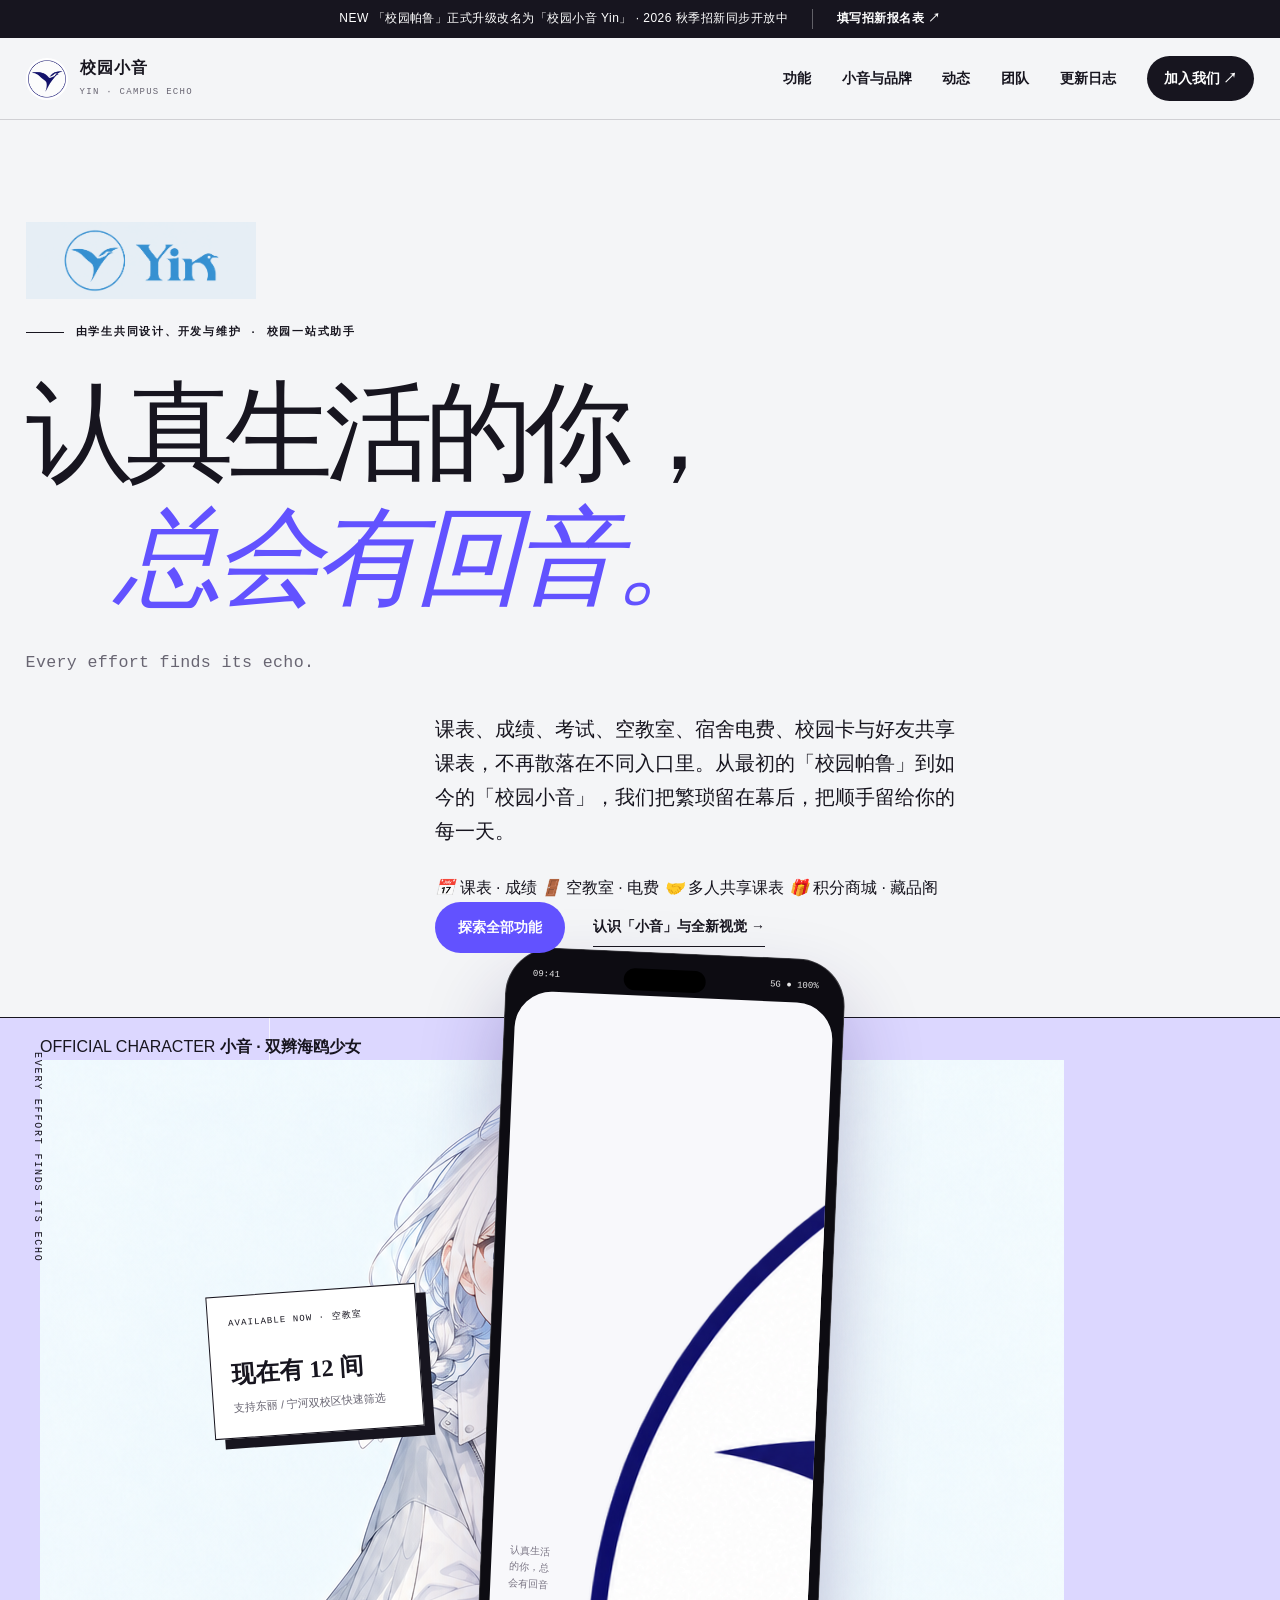
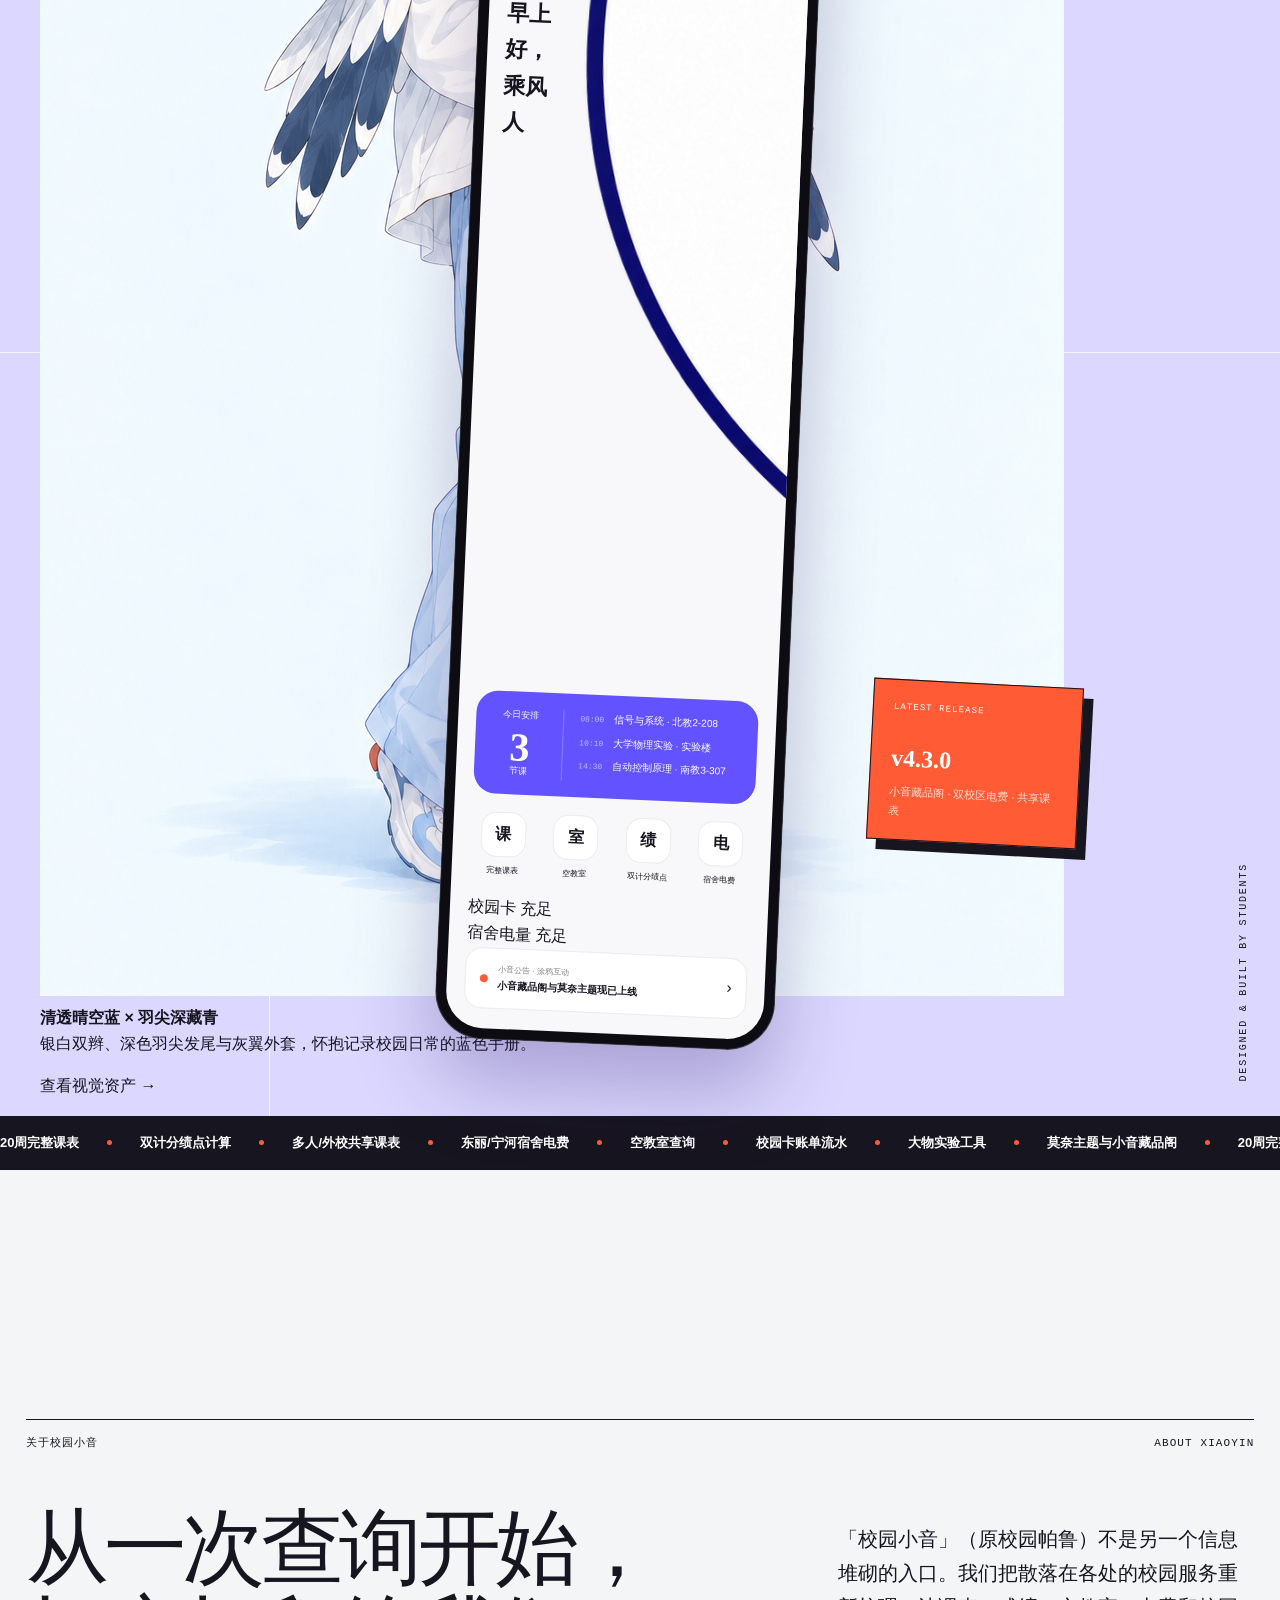
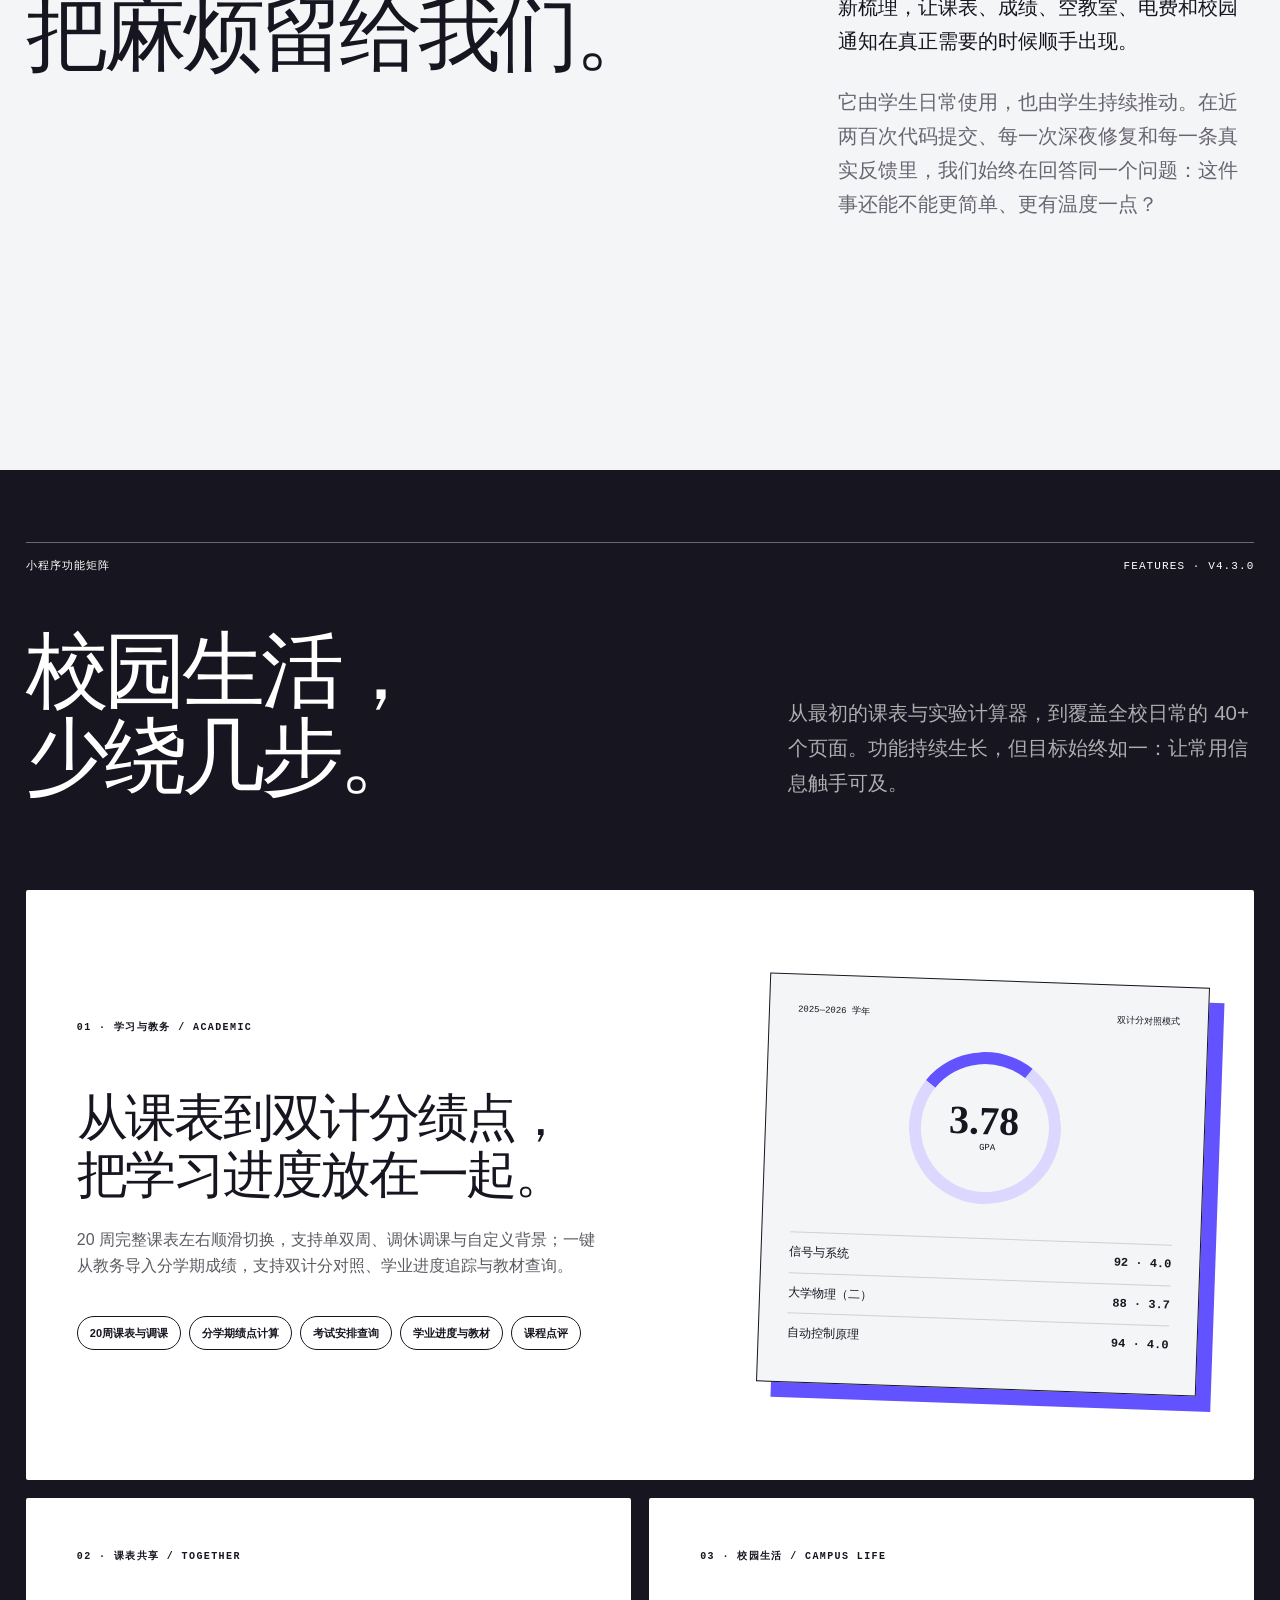
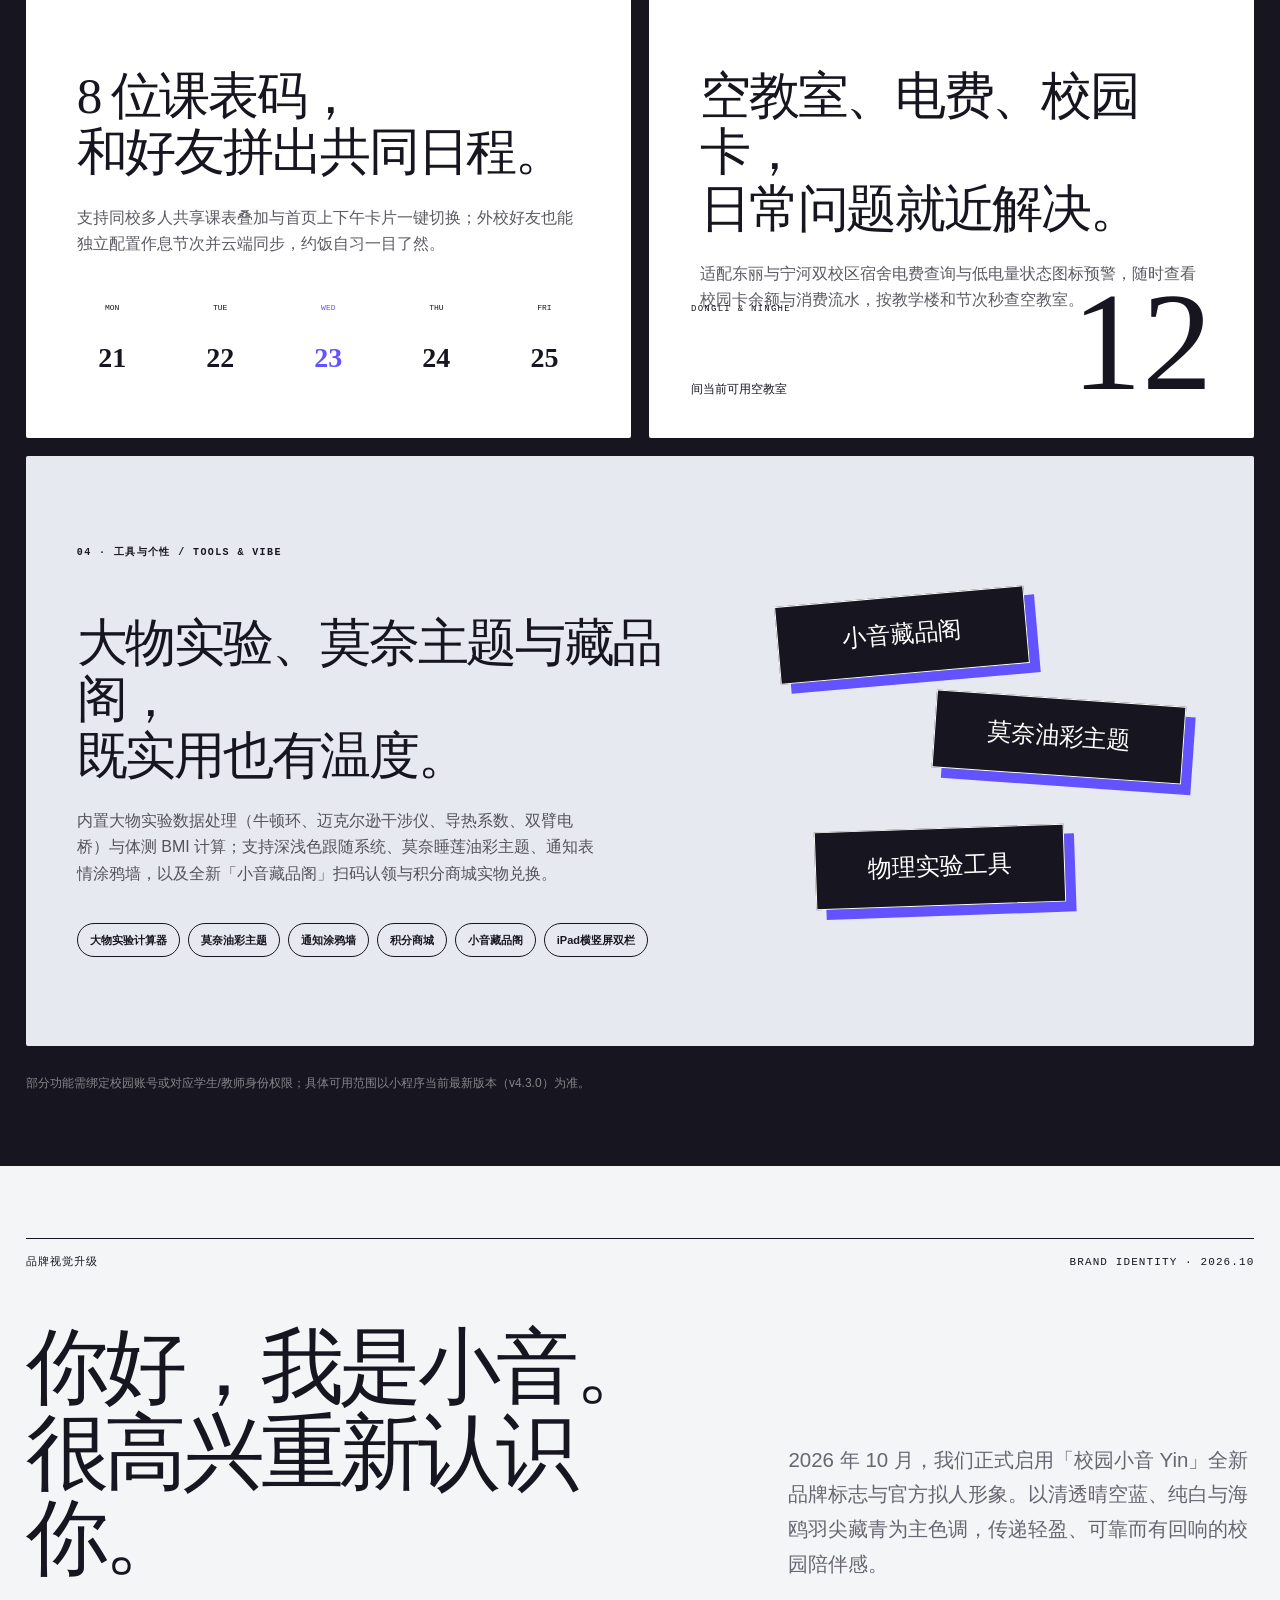
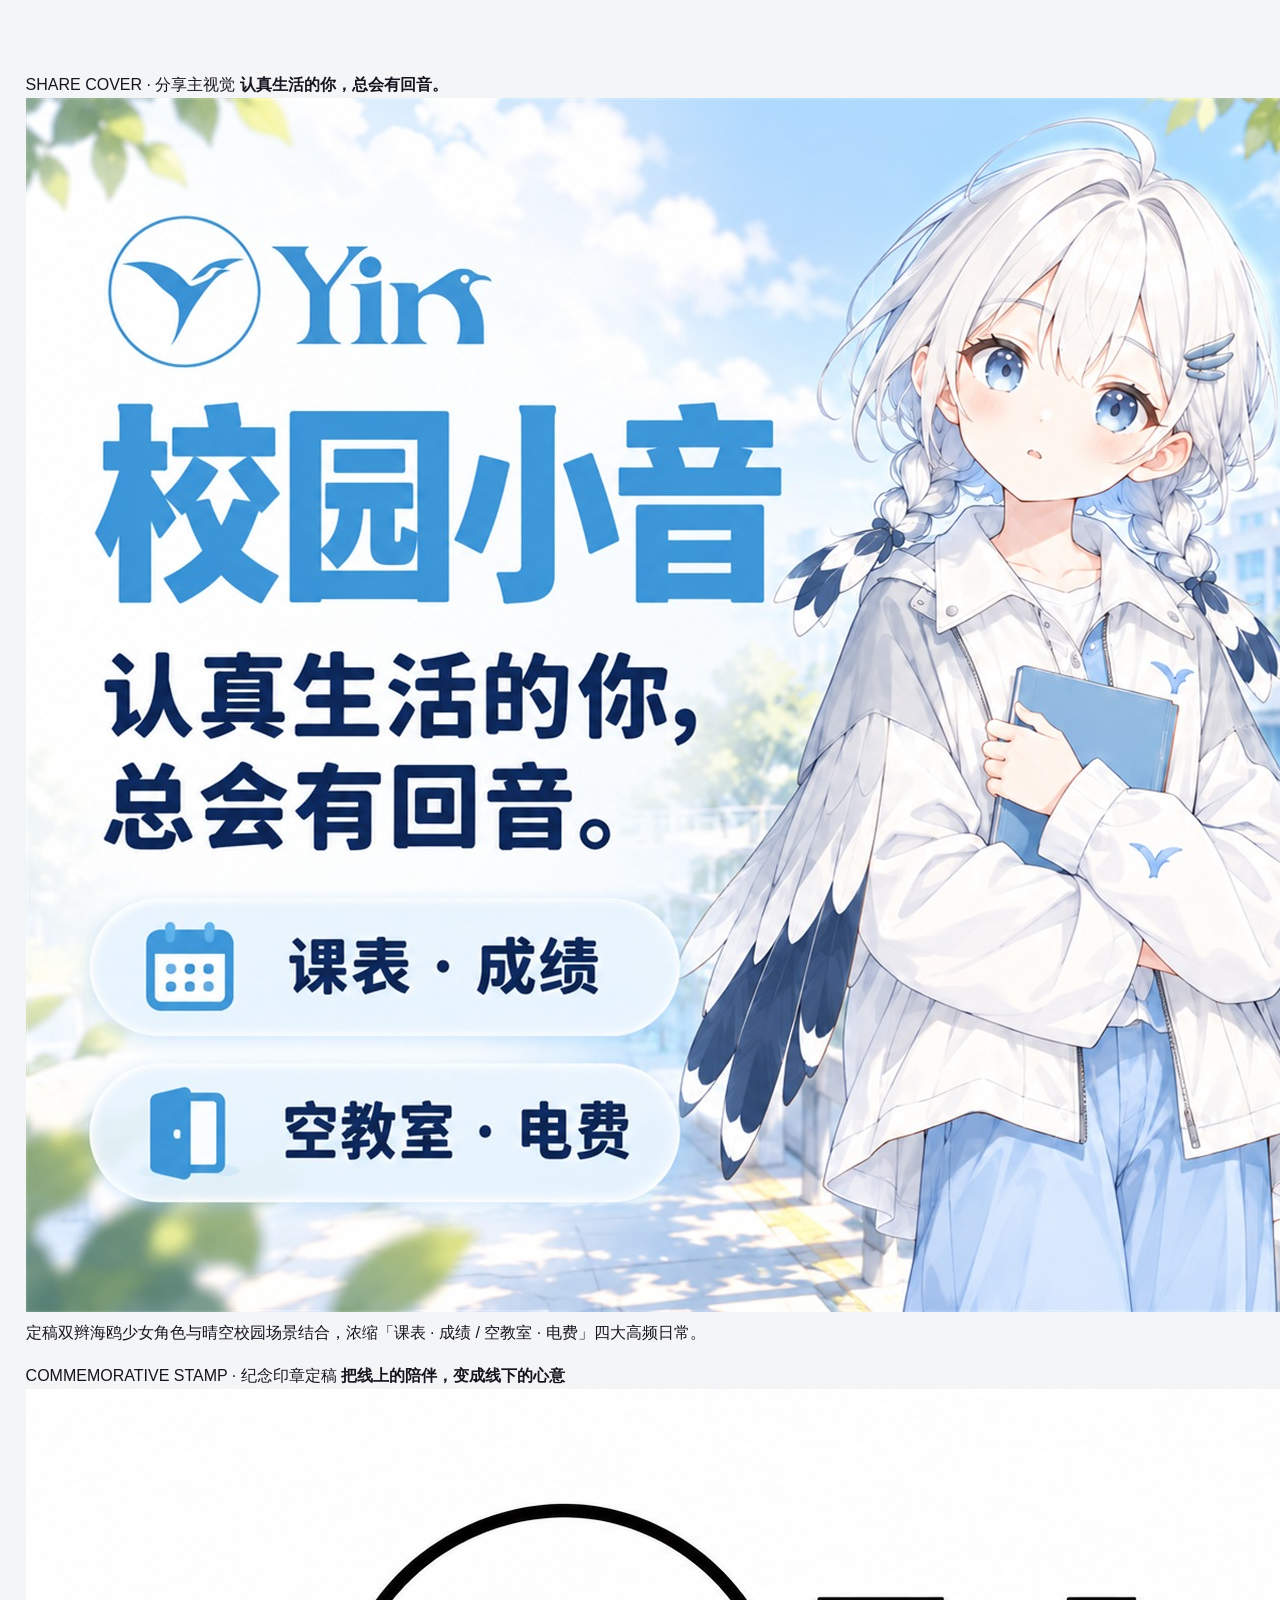
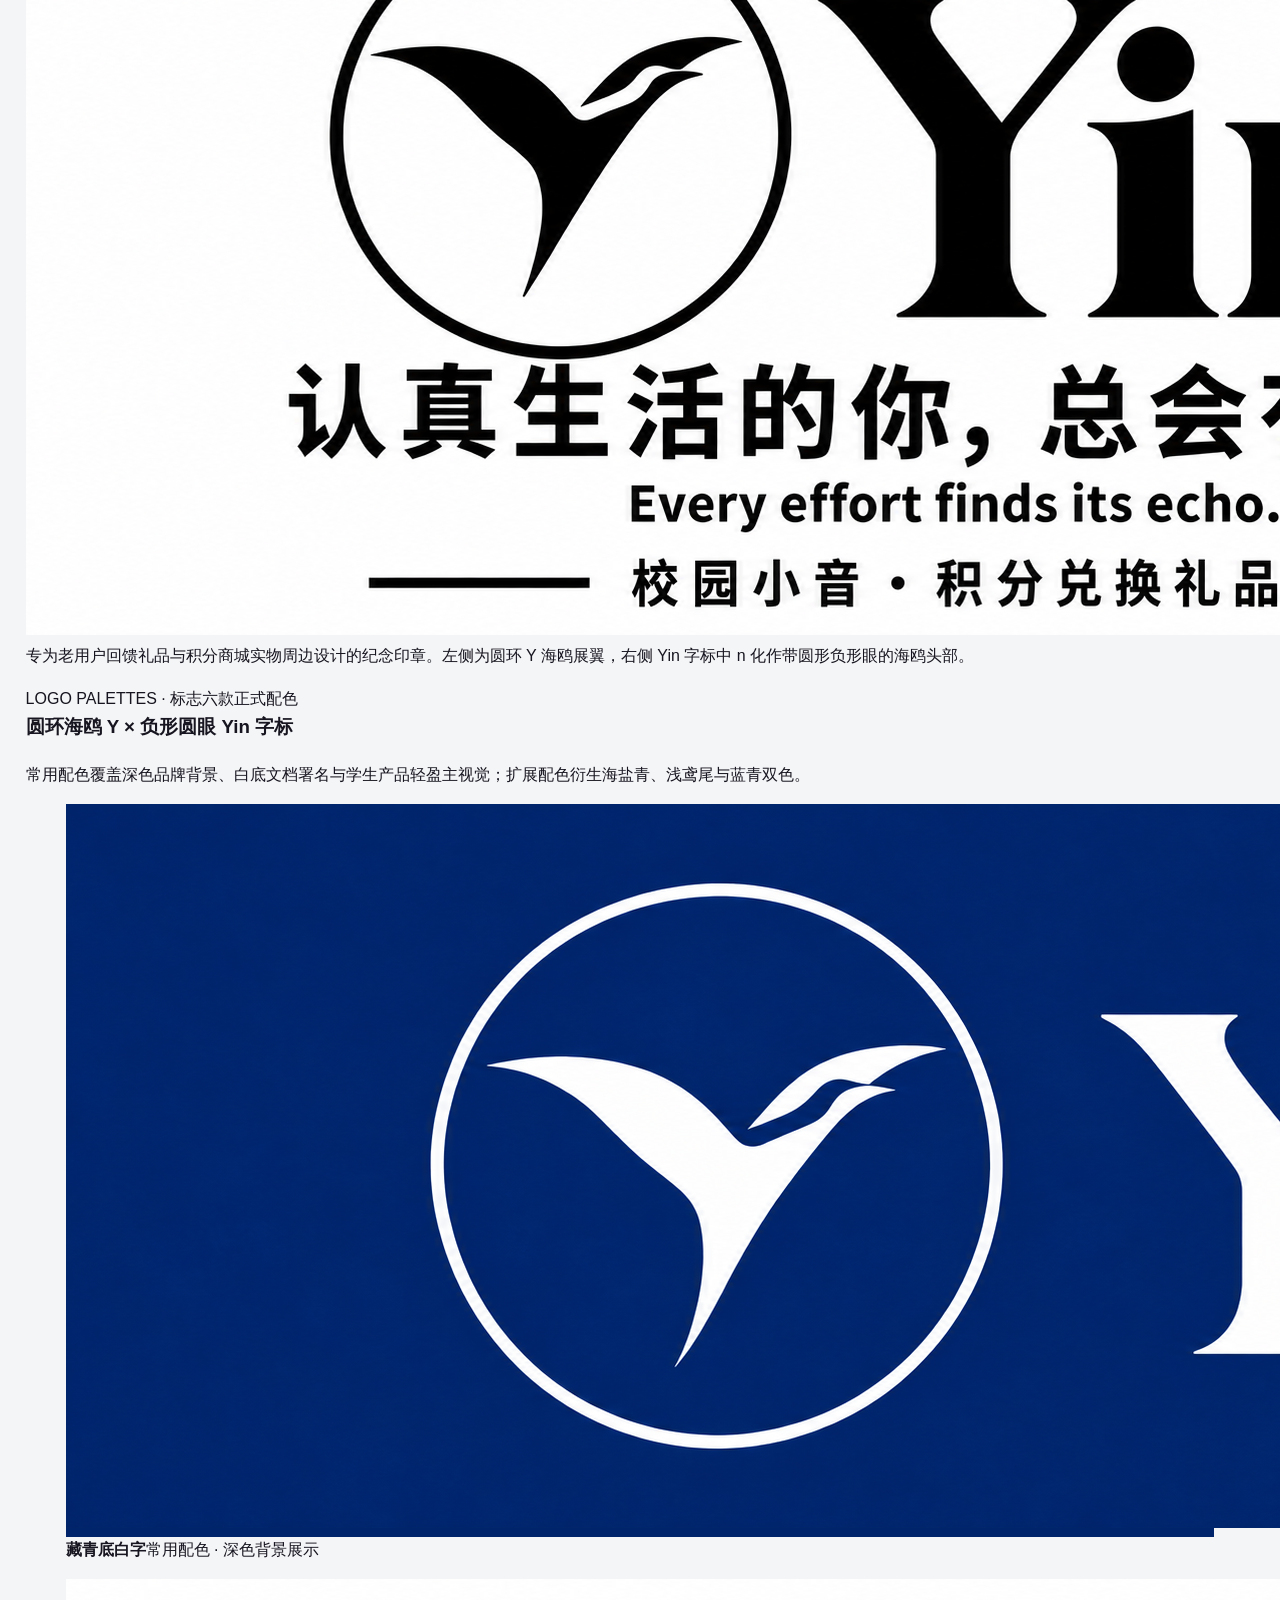
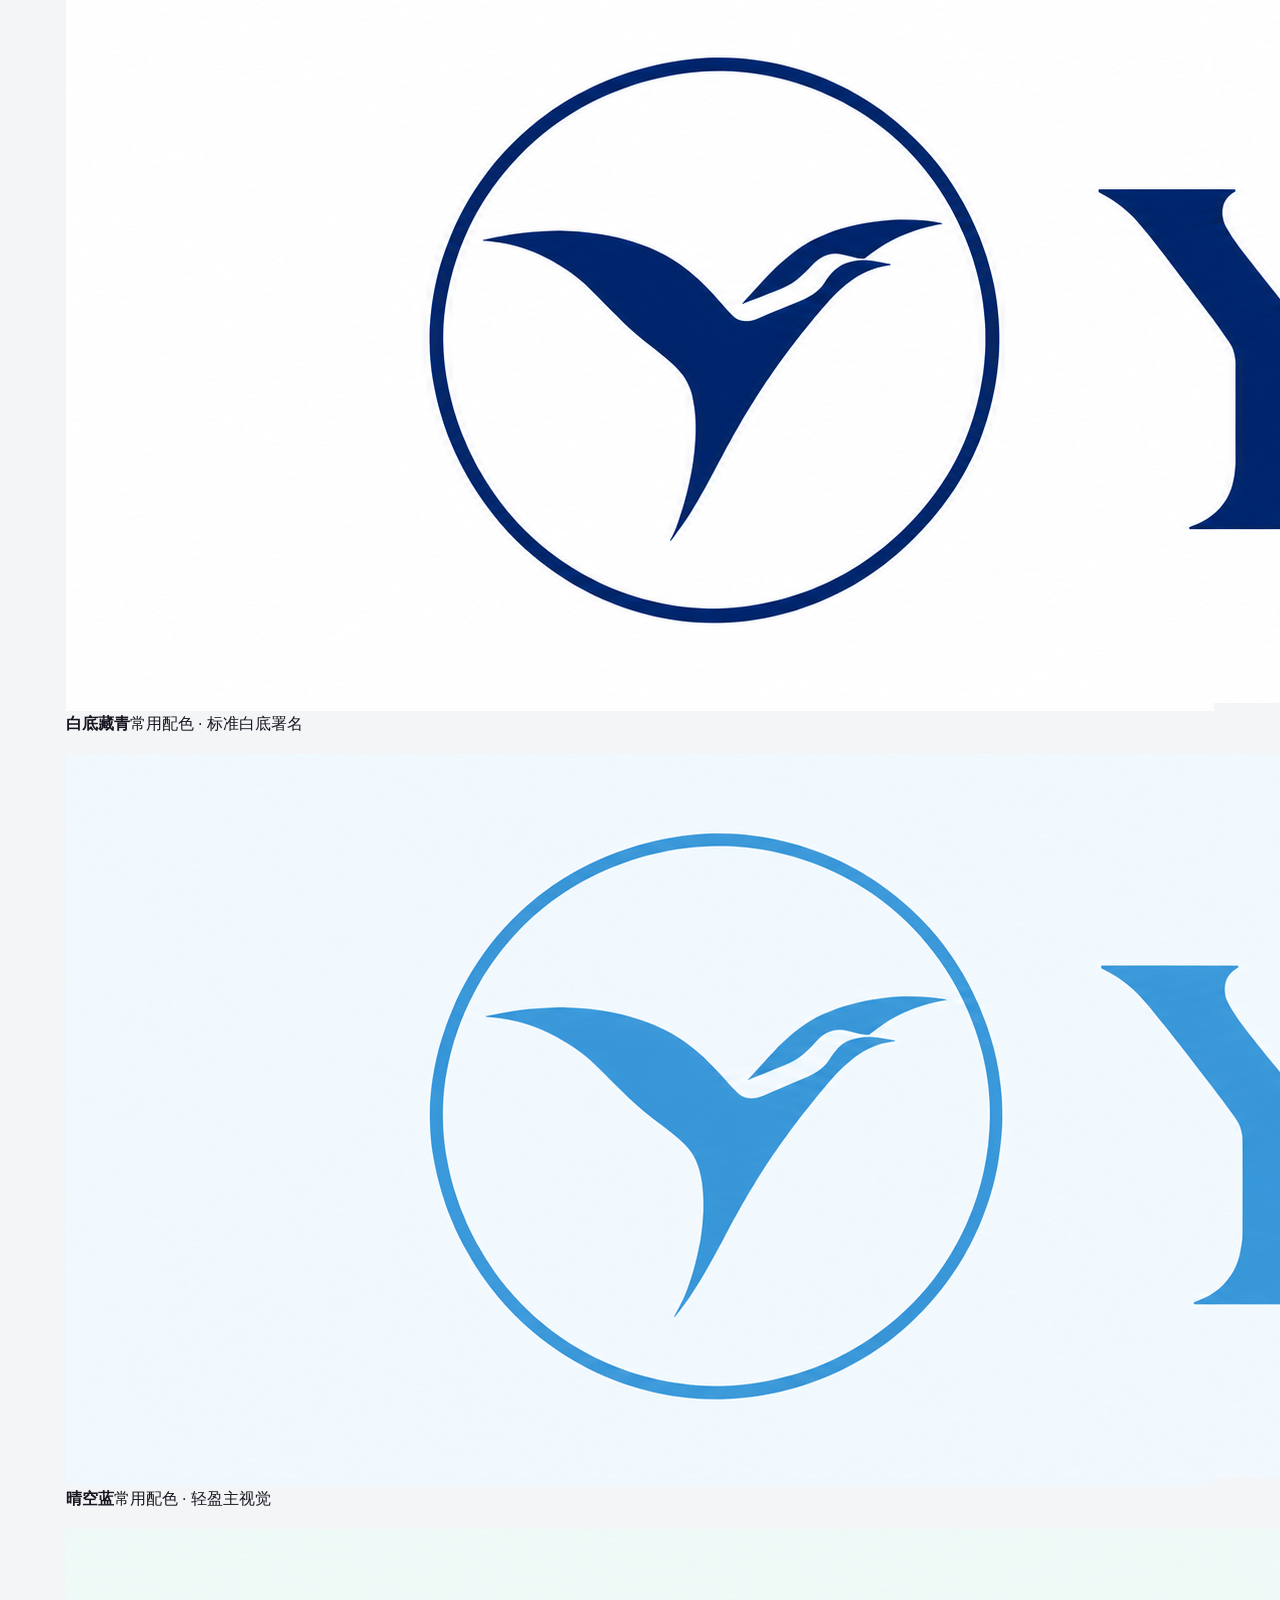
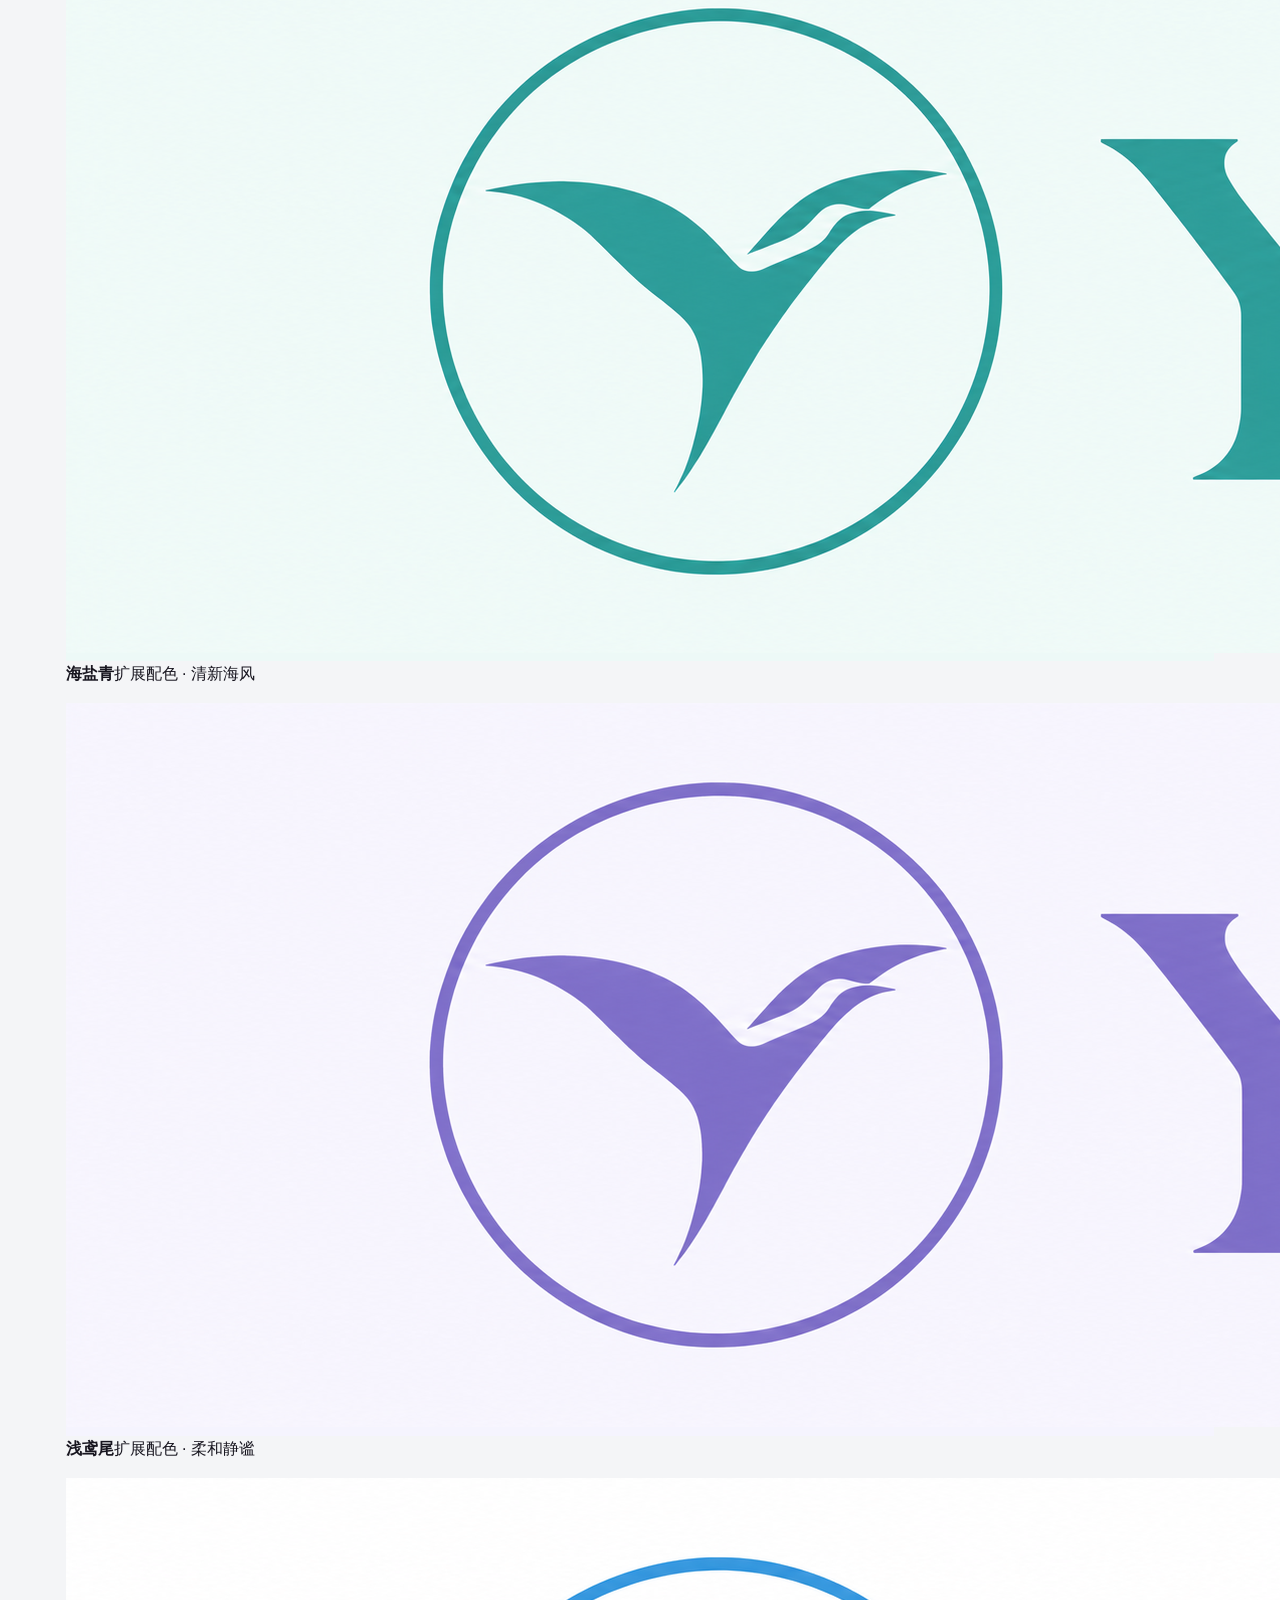
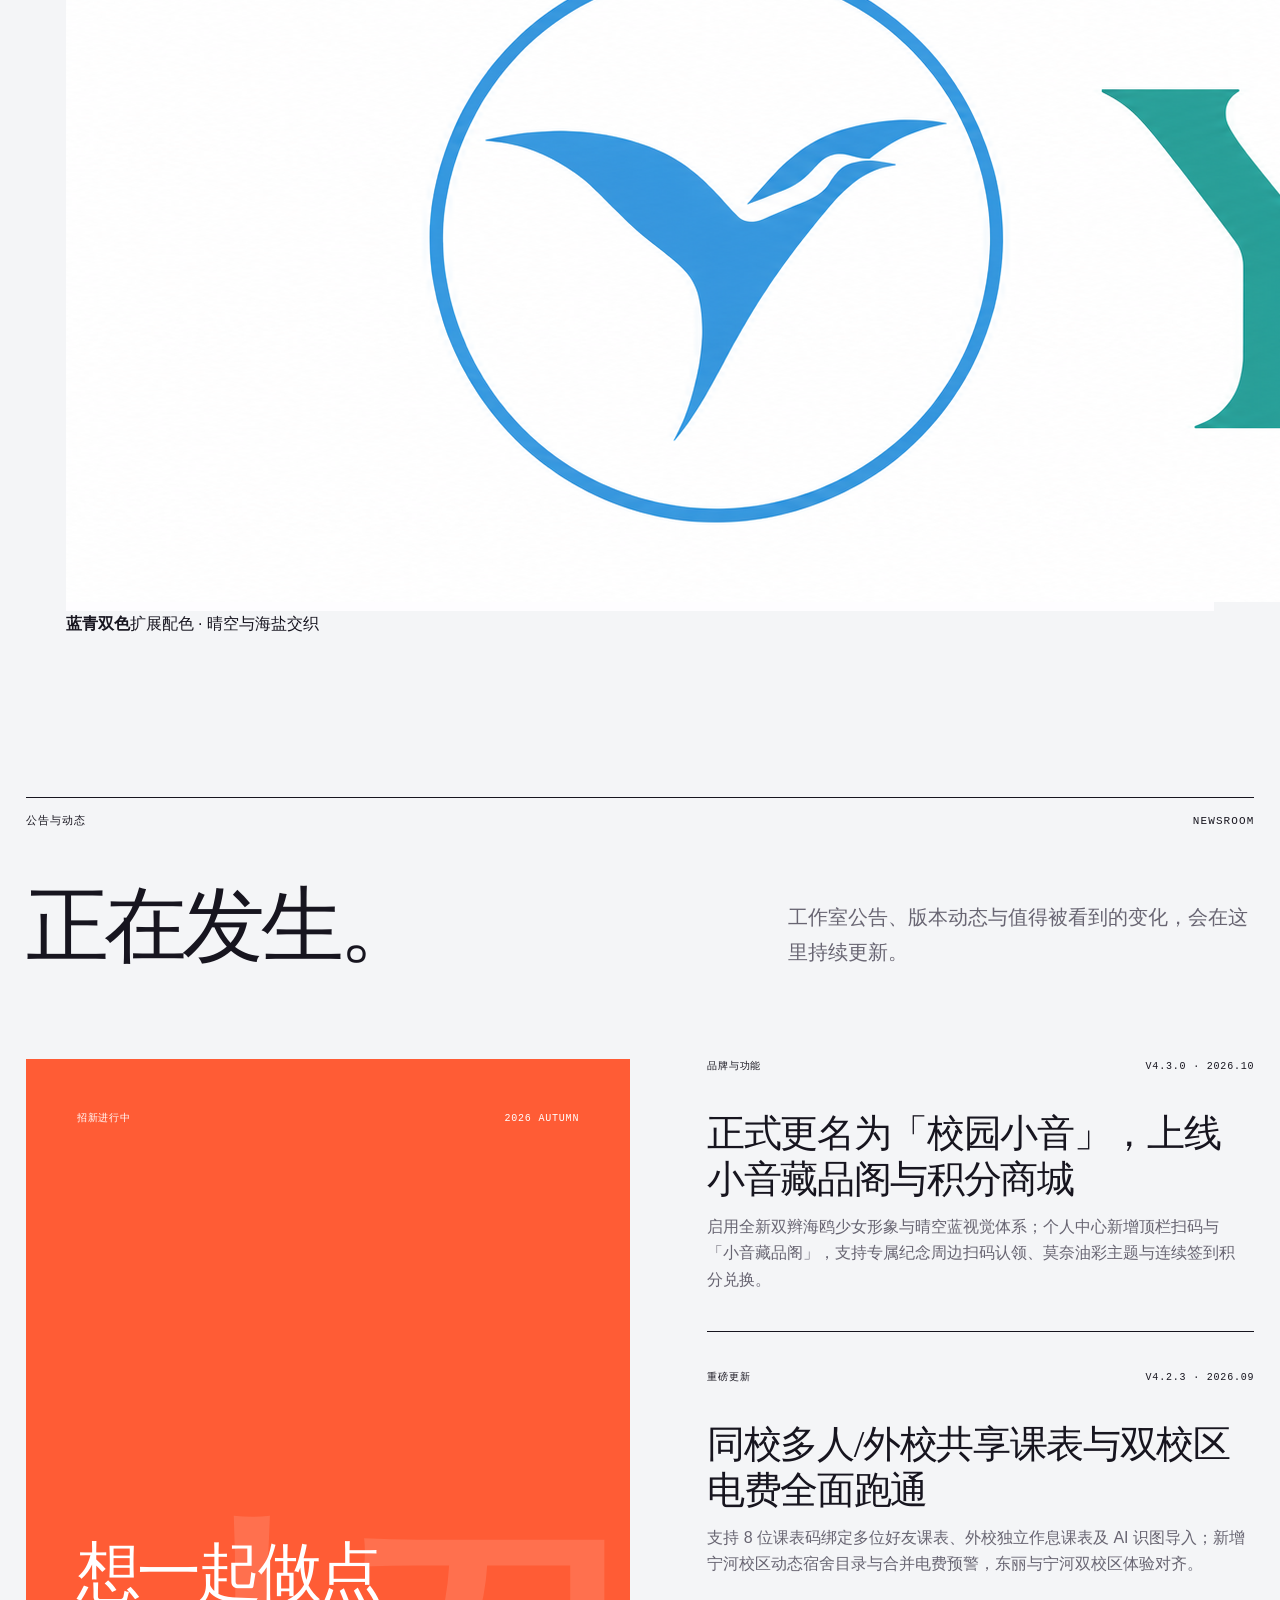
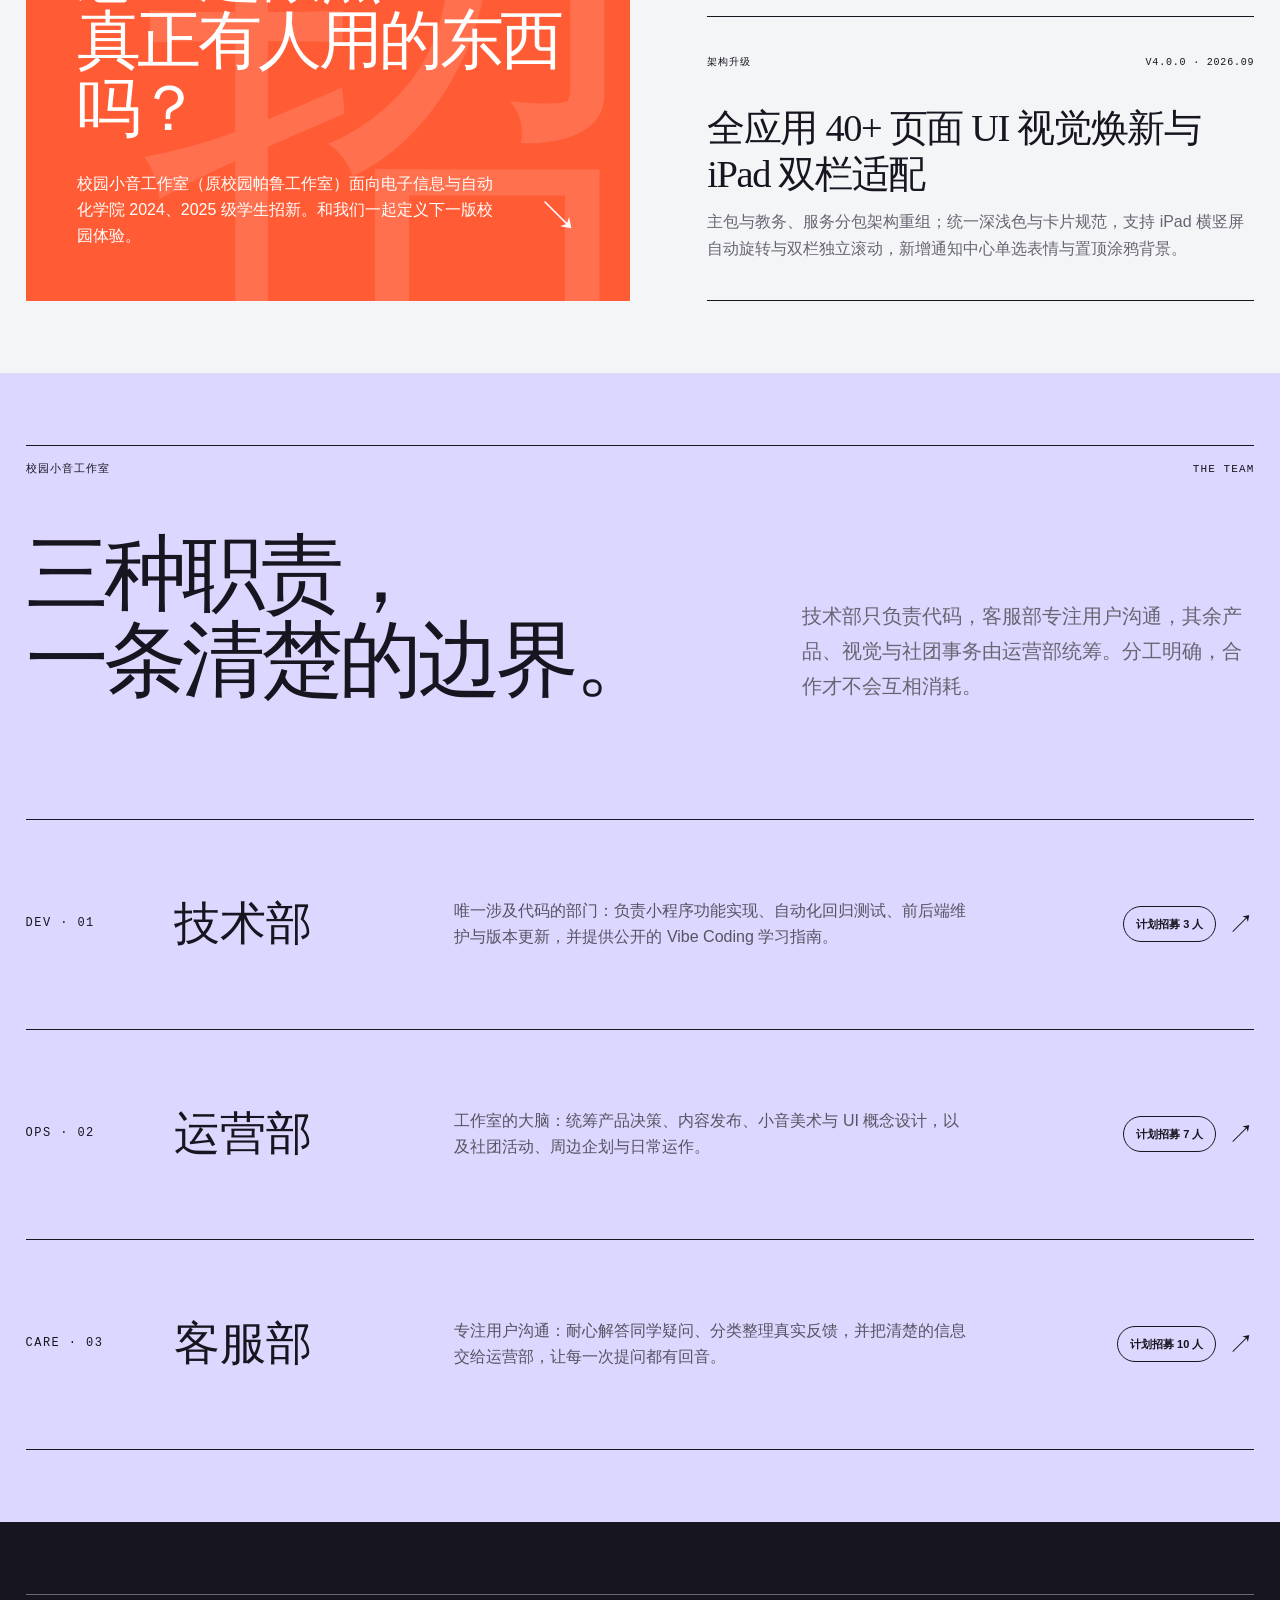
<file: index.html>
<!doctype html>
<html lang="zh-CN">
  <head>
    <meta charset="UTF-8" />
    <meta name="viewport" content="width=device-width, initial-scale=1.0" />
    <meta name="description" content="认真生活的你，总会有回音。校园小音（Yin）由学生共同设计、开发与维护，将课表、成绩、空教室、宿舍电费、共享课表与校园生活服务放在一起。" />
    <meta name="theme-color" content="#f0f8fe" />
    <meta property="og:title" content="校园小音 Yin｜认真生活的你，总会有回音。" />
    <meta property="og:description" content="认真生活的你，总会有回音。Every effort finds its echo. 由学生共同设计、开发和维护的校园工具。" />
    <meta property="og:image" content="./assets/xiaoyin-share-cover.jpg" />
    <title>校园小音 Yin｜认真生活的你，总会有回音。</title>
    <link rel="icon" href="./assets/xiaoyin-app-icon.png" type="image/png" />
    <link rel="apple-touch-icon" href="./assets/xiaoyin-app-icon.png" />
    <link rel="stylesheet" href="./styles.css" />
    <script>document.documentElement.classList.add('js');</script>
    <script src="./script.js" defer></script>
  </head>
  <body class="home-xiaoyin">
    <a class="skip-link" href="#main-content">跳到主要内容</a>

    <div class="notice-strip" role="note">
      <p><span class="notice-badge">NEW</span> 「校园帕鲁」正式升级改名为「校园小音 Yin」 · 2026 秋季招新同步开放中</p>
      <a href="https://docs.qq.com/form/page/DSndFY3RuSkpsd05O" target="_blank" rel="noopener noreferrer">填写招新报名表 <span aria-hidden="true">↗</span></a>
    </div>

    <header class="site-header" data-header>
      <a class="brand" href="#top" aria-label="校园小音首页">
        <img class="brand-mark brand-logo" src="./assets/xiaoyin-app-icon.png" alt="校园小音圆形海鸥图标" />
        <span class="brand-name">校园小音</span>
        <span class="brand-en">YIN · CAMPUS ECHO</span>
      </a>
      <button class="menu-toggle" type="button" aria-expanded="false" aria-controls="site-nav" data-menu-toggle>
        <span class="menu-label">菜单</span>
        <span class="menu-icon" aria-hidden="true"><i></i><i></i></span>
      </button>
      <nav class="site-nav" id="site-nav" aria-label="主导航" data-nav>
        <a href="#features">功能</a>
        <a href="#brand">小音与品牌</a>
        <a href="#news">动态</a>
        <a href="#team">团队</a>
        <a href="#changelog">更新日志</a>
        <a class="nav-cta" href="#join">加入我们 <span aria-hidden="true">↗</span></a>
      </nav>
    </header>

    <main id="main-content">
      <section class="hero" id="top" aria-labelledby="hero-title">
        <div class="hero-copy">
          <div class="hero-top-grid">
            <div class="hero-main-col">
              <div class="hero-lockup reveal">
                <img src="./assets/xiaoyin-lockup-sky.png" alt="校园小音 Yin 晴空蓝正式标志" />
              </div>
              <p class="eyebrow reveal">由学生共同设计、开发与维护 · 校园一站式助手</p>
              <h1 id="hero-title" class="hero-title reveal">
                <span>认真生活的你，</span><span class="hero-title-accent">总会有回音。</span>
              </h1>
              <p class="hero-translation reveal" lang="en">Every effort finds its echo.</p>
            </div>

            <div class="hero-intro reveal">
              <p>课表、成绩、考试、空教室、宿舍电费、校园卡与好友共享课表，不再散落在不同入口里。从最初的「校园帕鲁」到如今的「校园小音」，我们把繁琐留在幕后，把顺手留给你的每一天。</p>
              <div class="hero-pills" aria-label="核心场景">
                <span><i>📅</i> 课表 · 成绩</span>
                <span><i>🚪</i> 空教室 · 电费</span>
                <span><i>🤝</i> 多人共享课表</span>
                <span><i>🎁</i> 积分商城 · 藏品阁</span>
              </div>
              <div class="hero-actions">
                <a class="button button-primary" href="#features">探索全部功能</a>
                <a class="text-link" href="#brand">认识「小音」与全新视觉 <span aria-hidden="true">→</span></a>
              </div>
            </div>
          </div>
        </div>

        <div class="hero-stage reveal" aria-label="校园小音角色与小程序界面展示">
          <div class="hero-word" aria-hidden="true">Yin</div>
          <div class="orbit-label orbit-label-top" aria-hidden="true">EVERY EFFORT FINDS ITS ECHO</div>
          <div class="orbit-label orbit-label-bottom" aria-hidden="true">DESIGNED &amp; BUILT BY STUDENTS</div>

          <div class="hero-showcase">
            <!-- 左侧：小程序交互手机模型 -->
            <div class="hero-device-wrap">
              <div class="floating-card floating-card-room">
                <span class="floating-label">AVAILABLE NOW · 空教室</span>
                <strong>现在有 12 间</strong>
                <small>支持东丽 / 宁河双校区快速筛选</small>
              </div>

              <div class="phone-shell">
                <div class="phone-topbar"><span>09:41</span><span class="phone-island"></span><span>5G ● 100%</span></div>
                <div class="phone-screen">
                  <div class="app-heading">
                    <div>
                      <span class="app-kicker">认真生活的你，总会有回音</span>
                      <strong>早上好，乘风人</strong>
                    </div>
                    <img class="avatar-img" src="./assets/xiaoyin-app-icon.png" alt="小音头像" />
                  </div>
                  <div class="today-card">
                    <div class="today-date"><span>今日安排</span><strong>3</strong><small>节课</small></div>
                    <div class="course-list">
                      <p><span>08:00</span> 信号与系统 · 北教2-208</p>
                      <p><span>10:10</span> 大学物理实验 · 实验楼</p>
                      <p><span>14:30</span> 自动控制原理 · 南教3-307</p>
                    </div>
                  </div>
                  <div class="quick-grid">
                    <div><span class="quick-icon">课</span><small>完整课表</small></div>
                    <div><span class="quick-icon">室</span><small>空教室</small></div>
                    <div><span class="quick-icon">绩</span><small>双计分绩点</small></div>
                    <div><span class="quick-icon">电</span><small>宿舍电费</small></div>
                  </div>
                  <div class="app-status-row">
                    <div class="status-pill is-good"><span class="dot"></span>校园卡 充足</div>
                    <div class="status-pill is-good"><span class="dot"></span>宿舍电量 充足</div>
                  </div>
                  <div class="app-notice">
                    <span class="notice-dot"></span>
                    <div>
                      <small>小音公告 · 涂鸦互动</small>
                      <strong>小音藏品阁与莫奈主题现已上线</strong>
                    </div>
                    <span aria-hidden="true">›</span>
                  </div>
                </div>
              </div>

              <div class="floating-card floating-card-version">
                <span class="floating-label">LATEST RELEASE</span>
                <strong>v4.3.0</strong>
                <small>小音藏品阁 · 双校区电费 · 共享课表</small>
              </div>
            </div>

            <!-- 右侧：官方拟人角色「小音」立绘卡 -->
            <figure class="character-card">
              <div class="character-badge">
                <span>OFFICIAL CHARACTER</span>
                <strong>小音 · 双辫海鸥少女</strong>
              </div>
              <div class="character-img-box">
                <img src="./assets/xiaoyin-character.png" width="1024" height="1536" alt="校园小音官方拟人角色：双辫海鸥少女小音，银白双辫、深色羽尖发尾、灰翼外套与晴空蓝长裤，怀抱天蓝色笔记本" />
              </div>
              <figcaption class="character-caption">
                <div>
                  <strong>清透晴空蓝 × 羽尖深藏青</strong>
                  <p>银白双辫、深色羽尖发尾与灰翼外套，怀抱记录校园日常的蓝色手册。</p>
                </div>
                <a href="#brand">查看视觉资产 →</a>
              </figcaption>
            </figure>
          </div>
        </div>

        <div class="hero-rail" aria-label="主要功能走马灯">
          <div class="rail-track">
            <span>20周完整课表</span><i></i><span>双计分绩点计算</span><i></i><span>多人/外校共享课表</span><i></i><span>东丽/宁河宿舍电费</span><i></i><span>空教室查询</span><i></i><span>校园卡账单流水</span><i></i><span>大物实验工具</span><i></i><span>莫奈主题与小音藏品阁</span><i></i>
            <span>20周完整课表</span><i></i><span>双计分绩点计算</span><i></i><span>多人/外校共享课表</span><i></i><span>东丽/宁河宿舍电费</span><i></i><span>空教室查询</span><i></i><span>校园卡账单流水</span><i></i><span>大物实验工具</span><i></i><span>莫奈主题与小音藏品阁</span><i></i>
          </div>
        </div>
      </section>

      <section class="manifesto section-shell" aria-labelledby="manifesto-title">
        <div class="section-tag reveal"><span>关于校园小音</span><span>ABOUT XIAOYIN</span></div>
        <div class="manifesto-grid">
          <h2 id="manifesto-title" class="section-title reveal">从一次查询开始，<br />把麻烦留给我们。</h2>
          <div class="manifesto-copy reveal">
            <p>「校园小音」（原校园帕鲁）不是另一个信息堆砌的入口。我们把散落在各处的校园服务重新梳理，让课表、成绩、空教室、电费和校园通知在真正需要的时候顺手出现。</p>
            <p>它由学生日常使用，也由学生持续推动。在近两百次代码提交、每一次深夜修复和每一条真实反馈里，我们始终在回答同一个问题：这件事还能不能更简单、更有温度一点？</p>
          </div>
        </div>
      </section>

      <section class="features section-shell" id="features" aria-labelledby="features-title">
        <div class="section-tag section-tag-light reveal"><span>小程序功能矩阵</span><span>FEATURES · v4.3.0</span></div>
        <div class="section-heading-row">
          <h2 id="features-title" class="section-title reveal">校园生活，<br />少绕几步。</h2>
          <p class="section-lead reveal">从最初的课表与实验计算器，到覆盖全校日常的 40+ 个页面。功能持续生长，但目标始终如一：让常用信息触手可及。</p>
        </div>
        <div class="feature-grid">
          <article class="feature-card feature-card-wide reveal">
            <div class="feature-copy">
              <span class="feature-index">01 · 学习与教务 / ACADEMIC</span>
              <h3>从课表到双计分绩点，<br />把学习进度放在一起。</h3>
              <p>20 周完整课表左右顺滑切换，支持单双周、调休调课与自定义背景；一键从教务导入分学期成绩，支持双计分对照、学业进度追踪与教材查询。</p>
              <ul class="chip-list" aria-label="学习功能">
                <li>20周课表与调课</li>
                <li>分学期绩点计算</li>
                <li>考试安排查询</li>
                <li>学业进度与教材</li>
                <li>课程点评</li>
              </ul>
            </div>
            <div class="feature-visual transcript-card" aria-hidden="true">
              <div class="transcript-head"><span>2025—2026 学年</span><span>双计分对照模式</span></div>
              <div class="score-ring"><strong>3.78</strong><span>GPA</span></div>
              <div class="score-row"><span>信号与系统</span><b>92 · 4.0</b></div>
              <div class="score-row"><span>大学物理（二）</span><b>88 · 3.7</b></div>
              <div class="score-row"><span>自动控制原理</span><b>94 · 4.0</b></div>
            </div>
          </article>

          <article class="feature-card feature-card-sky reveal">
            <span class="feature-index">02 · 课表共享 / TOGETHER</span>
            <h3>8 位课表码，<br />和好友拼出共同日程。</h3>
            <p>支持同校多人共享课表叠加与首页上下午卡片一键切换；外校好友也能独立配置作息节次并云端同步，约饭自习一目了然。</p>
            <div class="mini-calendar" aria-hidden="true">
              <div><span>MON</span><strong>21</strong></div>
              <div><span>TUE</span><strong>22</strong></div>
              <div class="is-active"><span>WED</span><strong>23</strong></div>
              <div><span>THU</span><strong>24</strong></div>
              <div><span>FRI</span><strong>25</strong></div>
            </div>
          </article>

          <article class="feature-card feature-card-navy reveal">
            <span class="feature-index">03 · 校园生活 / CAMPUS LIFE</span>
            <h3>空教室、电费、校园卡，<br />日常问题就近解决。</h3>
            <p>适配东丽与宁河双校区宿舍电费查询与低电量状态图标预警，随时查看校园卡余额与消费流水，按教学楼和节次秒查空教室。</p>
            <div class="campus-stat" aria-hidden="true">
              <span>DONGLI &amp; NINGHE</span>
              <strong>12</strong>
              <small>间当前可用空教室</small>
            </div>
          </article>

          <article class="feature-card feature-card-wide feature-card-paper reveal">
            <div class="feature-copy">
              <span class="feature-index">04 · 工具与个性 / TOOLS &amp; VIBE</span>
              <h3>大物实验、莫奈主题与藏品阁，<br />既实用也有温度。</h3>
              <p>内置大物实验数据处理（牛顿环、迈克尔逊干涉仪、导热系数、双臂电桥）与体测 BMI 计算；支持深浅色跟随系统、莫奈睡莲油彩主题、通知表情涂鸦墙，以及全新「小音藏品阁」扫码认领与积分商城实物兑换。</p>
              <ul class="chip-list" aria-label="工具与个性化功能">
                <li>大物实验计算器</li>
                <li>莫奈油彩主题</li>
                <li>通知涂鸦墙</li>
                <li>积分商城</li>
                <li>小音藏品阁</li>
                <li>iPad横竖屏双栏</li>
              </ul>
            </div>
            <div class="tool-stack" aria-hidden="true">
              <span>小音藏品阁</span>
              <span>莫奈油彩主题</span>
              <span>物理实验工具</span>
            </div>
          </article>
        </div>
        <p class="feature-note reveal">部分功能需绑定校园账号或对应学生/教师身份权限；具体可用范围以小程序当前最新版本（v4.3.0）为准。</p>
      </section>

      <!-- 全新板块：品牌升级与正式视觉资产展示 -->
      <section class="brand-showcase section-shell" id="brand" aria-labelledby="brand-title">
        <div class="section-tag reveal"><span>品牌视觉升级</span><span>BRAND IDENTITY · 2026.10</span></div>
        <div class="section-heading-row">
          <h2 id="brand-title" class="section-title reveal">你好，我是小音。<br />很高兴重新认识你。</h2>
          <p class="section-lead reveal">2026 年 10 月，我们正式启用「校园小音 Yin」全新品牌标志与官方拟人形象。以清透晴空蓝、纯白与海鸥羽尖藏青为主色调，传递轻盈、可靠而有回响的校园陪伴感。</p>
        </div>

        <div class="brand-bento">
          <!-- 宣传主视觉卡 -->
          <article class="brand-card brand-card-promo reveal">
            <div class="brand-card-head">
              <span>SHARE COVER · 分享主视觉</span>
              <strong>认真生活的你，总会有回音。</strong>
            </div>
            <div class="brand-promo-media">
              <img src="./assets/xiaoyin-share-cover.jpg" width="1479" height="1214" loading="lazy" alt="校园小音正式分享宣传图：晴空下的校园步道，双辫海鸥少女小音与课表、成绩、空教室、电费核心功能标签" />
            </div>
            <p class="brand-card-desc">定稿双辫海鸥少女角色与晴空校园场景结合，浓缩「课表 · 成绩 / 空教室 · 电费」四大高频日常。</p>
          </article>

          <!-- 礼品袋纪念印章卡 -->
          <article class="brand-card brand-card-stamp reveal">
            <div class="brand-card-head">
              <span>COMMEMORATIVE STAMP · 纪念印章定稿</span>
              <strong>把线上的陪伴，变成线下的心意</strong>
            </div>
            <div class="brand-stamp-media">
              <img src="./assets/xiaoyin-stamp.png" width="1859" height="846" loading="lazy" alt="校园小音积分兑换礼品印章定稿：Y海鸥圆环与Yin字标，认真生活的你，总会有回音" />
            </div>
            <p class="brand-card-desc">专为老用户回馈礼品与积分商城实物周边设计的纪念印章。左侧为圆环 Y 海鸥展翼，右侧 Yin 字标中 n 化作带圆形负形眼的海鸥头部。</p>
          </article>
        </div>

        <!-- 标志六款官方配色矩阵 -->
        <div class="palette-panel reveal">
          <div class="palette-panel-head">
            <div>
              <span>LOGO PALETTES · 标志六款正式配色</span>
              <h3>圆环海鸥 Y × 负形圆眼 Yin 字标</h3>
            </div>
            <p>常用配色覆盖深色品牌背景、白底文档署名与学生产品轻盈主视觉；扩展配色衍生海盐青、浅鸢尾与蓝青双色。</p>
          </div>
          <div class="palette-grid">
            <figure class="palette-item">
              <div class="palette-preview" style="background:#00246C">
                <img src="./assets/xiaoyin-lockup-navy.png" width="2172" height="724" loading="lazy" alt="校园小音标志：藏青底白字" />
              </div>
              <figcaption><strong>藏青底白字</strong><span>常用配色 · 深色背景展示</span></figcaption>
            </figure>
            <figure class="palette-item">
              <div class="palette-preview" style="background:#FEFEFF">
                <img src="./assets/xiaoyin-lockup.png" width="2172" height="724" loading="lazy" alt="校园小音标志：白底藏青" />
              </div>
              <figcaption><strong>白底藏青</strong><span>常用配色 · 标准白底署名</span></figcaption>
            </figure>
            <figure class="palette-item">
              <div class="palette-preview" style="background:#F0F8FE">
                <img src="./assets/xiaoyin-lockup-sky.png" width="2172" height="724" loading="lazy" alt="校园小音标志：晴空蓝" />
              </div>
              <figcaption><strong>晴空蓝</strong><span>常用配色 · 轻盈主视觉</span></figcaption>
            </figure>
            <figure class="palette-item">
              <div class="palette-preview" style="background:#EDF9F7">
                <img src="./assets/xiaoyin-lockup-teal.png" width="2172" height="724" loading="lazy" alt="校园小音标志：海盐青" />
              </div>
              <figcaption><strong>海盐青</strong><span>扩展配色 · 清新海风</span></figcaption>
            </figure>
            <figure class="palette-item">
              <div class="palette-preview" style="background:#F5F4FE">
                <img src="./assets/xiaoyin-lockup-iris.png" width="2172" height="724" loading="lazy" alt="校园小音标志：浅鸢尾" />
              </div>
              <figcaption><strong>浅鸢尾</strong><span>扩展配色 · 柔和静谧</span></figcaption>
            </figure>
            <figure class="palette-item">
              <div class="palette-preview" style="background:#FEFDFF">
                <img src="./assets/xiaoyin-lockup-duotone.png" width="2172" height="724" loading="lazy" alt="校园小音标志：蓝青双色" />
              </div>
              <figcaption><strong>蓝青双色</strong><span>扩展配色 · 晴空与海盐交织</span></figcaption>
            </figure>
          </div>
        </div>
      </section>

      <section class="news section-shell" id="news" aria-labelledby="news-title">
        <div class="section-tag reveal"><span>公告与动态</span><span>NEWSROOM</span></div>
        <div class="section-heading-row">
          <h2 id="news-title" class="section-title reveal">正在发生。</h2>
          <p class="section-lead reveal">工作室公告、版本动态与值得被看到的变化，会在这里持续更新。</p>
        </div>
        <div class="news-grid">
          <a class="news-feature reveal" href="#join">
            <div class="news-meta"><span>招新进行中</span><time datetime="2026-10">2026 AUTUMN</time></div>
            <div class="news-feature-copy">
              <h3>想一起做点<br />真正有人用的东西吗？</h3>
              <p>校园小音工作室（原校园帕鲁工作室）面向电子信息与自动化学院 2024、2025 级学生招新。和我们一起定义下一版校园体验。</p>
              <span class="news-arrow" aria-hidden="true">↘</span>
            </div>
          </a>
          <div class="news-list reveal">
            <article>
              <div class="news-meta"><span>品牌与功能</span><span>v4.3.0 · 2026.10</span></div>
              <h3>正式更名为「校园小音」，上线小音藏品阁与积分商城</h3>
              <p>启用全新双辫海鸥少女形象与晴空蓝视觉体系；个人中心新增顶栏扫码与「小音藏品阁」，支持专属纪念周边扫码认领、莫奈油彩主题与连续签到积分兑换。</p>
            </article>
            <article>
              <div class="news-meta"><span>重磅更新</span><span>v4.2.3 · 2026.09</span></div>
              <h3>同校多人/外校共享课表与双校区电费全面跑通</h3>
              <p>支持 8 位课表码绑定多位好友课表、外校独立作息课表及 AI 识图导入；新增宁河校区动态宿舍目录与合并电费预警，东丽与宁河双校区体验对齐。</p>
            </article>
            <article>
              <div class="news-meta"><span>架构升级</span><span>v4.0.0 · 2026.09</span></div>
              <h3>全应用 40+ 页面 UI 视觉焕新与 iPad 双栏适配</h3>
              <p>主包与教务、服务分包架构重组；统一深浅色与卡片规范，支持 iPad 横竖屏自动旋转与双栏独立滚动，新增通知中心单选表情与置顶涂鸦背景。</p>
            </article>
          </div>
        </div>
      </section>

      <section class="team section-shell" id="team" aria-labelledby="team-title">
        <div class="section-tag reveal"><span>校园小音工作室</span><span>THE TEAM</span></div>
        <div class="team-intro">
          <h2 id="team-title" class="section-title reveal">三种职责，<br />一条清楚的边界。</h2>
          <p class="section-lead reveal">技术部只负责代码，客服部专注用户沟通，其余产品、视觉与社团事务由运营部统筹。分工明确，合作才不会互相消耗。</p>
        </div>
        <div class="department-list">
          <a class="department reveal" href="./development.html">
            <div class="department-code">DEV · 01</div>
            <h3>技术部</h3>
            <p>唯一涉及代码的部门：负责小程序功能实现、自动化回归测试、前后端维护与版本更新，并提供公开的 Vibe Coding 学习指南。</p>
            <span class="department-action"><span class="department-open">计划招募 3 人</span><span class="department-arrow" aria-hidden="true">↗</span></span>
          </a>
          <a class="department reveal" href="./operations.html">
            <div class="department-code">OPS · 02</div>
            <h3>运营部</h3>
            <p>工作室的大脑：统筹产品决策、内容发布、小音美术与 UI 概念设计，以及社团活动、周边企划与日常运作。</p>
            <span class="department-action"><span class="department-open">计划招募 7 人</span><span class="department-arrow" aria-hidden="true">↗</span></span>
          </a>
          <a class="department reveal" href="./support.html">
            <div class="department-code">CARE · 03</div>
            <h3>客服部</h3>
            <p>专注用户沟通：耐心解答同学疑问、分类整理真实反馈，并把清楚的信息交给运营部，让每一次提问都有回音。</p>
            <span class="department-action"><span class="department-open">计划招募 10 人</span><span class="department-arrow" aria-hidden="true">↗</span></span>
          </a>
        </div>
      </section>

      <section class="changelog section-shell" id="changelog" aria-labelledby="changelog-title">
        <div class="section-tag section-tag-light reveal"><span>更新日志</span><span>CHANGELOG</span></div>
        <div class="changelog-layout">
          <div class="changelog-heading">
            <h2 id="changelog-title" class="section-title reveal">持续变好，<br />也记录过程。</h2>
            <p class="reveal">从 7 月建仓以来近 200 次代码提交。每次更新不一定惊天动地，但每个真实问题都值得被认真修好。</p>
          </div>
          <ol class="version-list">
            <li class="version-item is-current reveal">
              <div class="version-number"><span>CURRENT · 2026.10</span><strong>v4.3.0</strong></div>
              <div class="version-copy">
                <h3>品牌焕新「校园小音」、小音藏品阁与积分商城升级</h3>
                <p>全面升级为「校园小音」视觉；新增个人中心顶栏扫码与「小音藏品阁」专属二维码认领；积分商城上线莫奈睡莲主题、连续签到、体验卡与实物 CDK 兑换。</p>
              </div>
              <span class="version-mark" aria-hidden="true">●</span>
            </li>
            <li class="version-item reveal">
              <div class="version-number"><span>SHARED · 2026.09</span><strong>v4.2.3</strong></div>
              <div class="version-copy">
                <h3>多人共享课表、外校自定义课表与宁河电费适配</h3>
                <p>支持同校多人与外校好友课表叠加展示、首次打开课表零抖动丝滑切周；新增宁河校区动态宿舍电费查询与首页状态图标预警。</p>
              </div>
              <span class="version-mark" aria-hidden="true">○</span>
            </li>
            <li class="version-item reveal">
              <div class="version-number"><span>REDESIGN · 2026.09</span><strong>v4.0.0</strong></div>
              <div class="version-copy">
                <h3>全应用 UI 统一改版、分包架构与通知涂鸦墙</h3>
                <p>完成 40 个页面深浅色视觉对齐与 iPad 横竖屏双栏适配；个人课表下拉刷新智能校验会话；通知中心支持单选表情反馈与置顶动态涂鸦背景。</p>
              </div>
              <span class="version-mark" aria-hidden="true">○</span>
            </li>
            <li class="version-item reveal">
              <div class="version-number"><span>FOUNDATION · 2026.08</span><strong>v3.2.2</strong></div>
              <div class="version-copy">
                <h3>新生校园地图、跟随系统深浅色与自定义快捷导航</h3>
                <p>上线新生待办与校园地图入口，支持深浅色外观随系统实时切换，重做底部自定义快捷入口与双计分模式绩点计算器。</p>
              </div>
              <span class="version-mark" aria-hidden="true">○</span>
            </li>
          </ol>
        </div>
      </section>

      <section class="join section-shell" id="join" aria-labelledby="join-title">
        <div class="join-topline reveal"><span>2026 秋季招新</span><span>RECRUITMENT OPEN</span></div>
        <div class="join-layout">
          <div class="join-copy">
            <h2 id="join-title" class="join-title reveal">这次，<br />换你来定义<br /><em>下一版。</em></h2>
            <p class="join-lead reveal">面向电子信息与自动化学院 2024、2025 级学生。无论你想写代码、做产品与视觉设计，还是认真回应每一位同学的声音，我们都期待愿意学习、主动协作、把事情做完的你。</p>
          </div>
          <div class="join-panel reveal">
            <div class="join-audience">
              <span>招募范围 / AUDIENCE</span>
              <strong>2024 / 2025</strong>
              <p>电子信息与自动化学院本科生</p>
            </div>
            <div class="join-counts" aria-label="各部门招募计划">
              <div><strong>3</strong><span>技术部</span></div>
              <div><strong>7</strong><span>运营部</span></div>
              <div><strong>10</strong><span>客服部</span></div>
            </div>
            <div class="join-action join-form-action">
              <div class="form-mark" aria-hidden="true"><span>YIN</span><small>腾讯文档</small></div>
              <div>
                <strong>填写招新报名表</strong>
                <p>不设招新水群，报名与信息收集统一通过腾讯文档完成。</p>
                <a class="join-form-link" href="https://docs.qq.com/form/page/DSndFY3RuSkpsd05O" target="_blank" rel="noopener noreferrer">打开报名表 <span aria-hidden="true">↗</span></a>
              </div>
            </div>
          </div>
        </div>
      </section>
    </main>

    <footer class="site-footer">
      <div class="footer-brand">
        <img class="brand-mark brand-logo" src="./assets/xiaoyin-app-icon.png" alt="校园小音图标" />
        <div>
          <strong>校园小音 Yin</strong>
          <span>认真生活的你，总会有回音。</span>
          <span lang="en">Every effort finds its echo.</span>
        </div>
      </div>
      <div class="footer-links">
        <a href="#features">功能</a>
        <a href="#brand">品牌视觉</a>
        <a href="#news">动态</a>
        <a href="#team">团队</a>
        <a href="./handbook.html">Vibe Coding 指南</a>
        <a href="#join">招新</a>
      </div>
      <div class="footer-meta">
        <span>由校园小音工作室（原校园帕鲁工作室）设计、开发与维护</span>
        <a class="footer-filing" href="https://beian.miit.gov.cn/" target="_blank" rel="noopener noreferrer">冀ICP备2023028483号-3</a>
        <span>© <span data-year>2026</span> XIAOYIN · YIN</span>
      </div>
    </footer>
  </body>
</html>
</file>
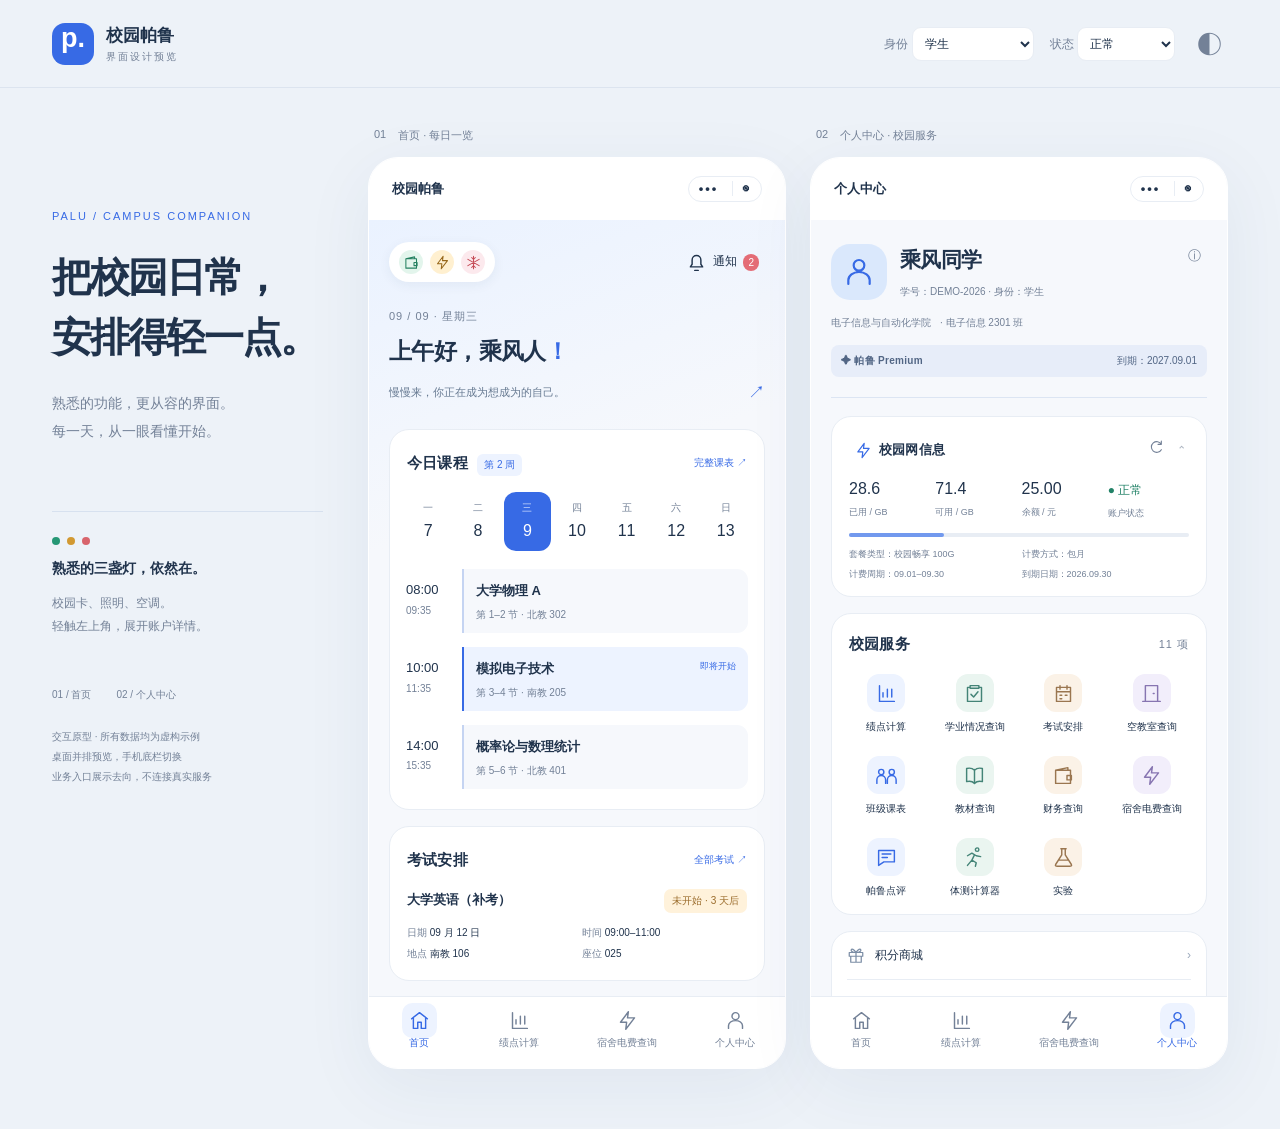
<file: palu-ui-upgrade/index.html>
<!doctype html>
<html lang="zh-CN">
<head><meta charset="UTF-8"><meta name="viewport" content="width=device-width,initial-scale=1,viewport-fit=cover"><title>校园帕鲁 · 新的校园日常</title><link rel="stylesheet" href="style.css"></head>
<body>
<header class="studio"><a class="brand" href="./index.html"><span class="brandmark">p.</span><span>校园帕鲁 <small>界面设计预览</small></span></a><div class="controls"><label>身份 <select id="role"><option value="student">学生</option><option value="teacher">教师</option><option value="freshman">新生</option><option value="guest">未登录</option><option value="admin">管理员（学生）</option></select></label><label>状态 <select id="scenario"><option value="normal">正常</option><option value="empty">暂无安排</option><option value="expired">登录过期</option><option value="unbound">宿舍未绑定</option></select></label><button id="theme" aria-label="切换深浅色">◐</button></div></header>
<main class="workspace"><div class="intro"><span class="eyebrow">PALU / CAMPUS COMPANION</span><h1>把校园日常，<br>安排得轻一点。</h1><p>熟悉的功能，更从容的界面。<br>每一天，从一眼看懂开始。</p><div class="design-note"><span class="mini-lights"><i></i><i></i><i></i></span><strong>熟悉的三盏灯，依然在。</strong><p>校园卡、照明、空调。<br>轻触左上角，展开账户详情。</p></div><div class="legend"><span>01 / 首页</span><span>02 / 个人中心</span></div><p class="prototype-note">交互原型 · 所有数据均为虚构示例<br>桌面并排预览，手机底栏切换<br>业务入口展示去向，不连接真实服务</p></div><div class="screens">
<section class="screen home-screen" aria-label="首页"><div class="screen-caption">01 <span>首页 · 每日一览</span></div><div class="app"><div class="appbar"><span>校园帕鲁</span><span class="capsule">••• <b>◉</b></span></div><div class="page home" id="home"></div><nav class="tabbar" aria-label="首页导航"></nav></div></section>
<section class="screen profile-screen" aria-label="个人中心"><div class="screen-caption">02 <span>个人中心 · 校园服务</span></div><div class="app"><div class="appbar"><span>个人中心</span><span class="capsule">••• <b>◉</b></span></div><div class="page profile" id="profile"></div><nav class="tabbar" aria-label="个人中心导航"></nav></div></section>
</div></main><dialog id="modal"><div class="modal-head"><span class="eyebrow">校园帕鲁</span><button id="close" aria-label="关闭弹窗">✕</button></div><h2 id="modal-title"></h2><div id="modal-body"></div></dialog><div id="toast" role="status"></div><input type="file" id="avatar-file" accept="image/*" hidden><script src="app.js"></script></body></html>
</file>
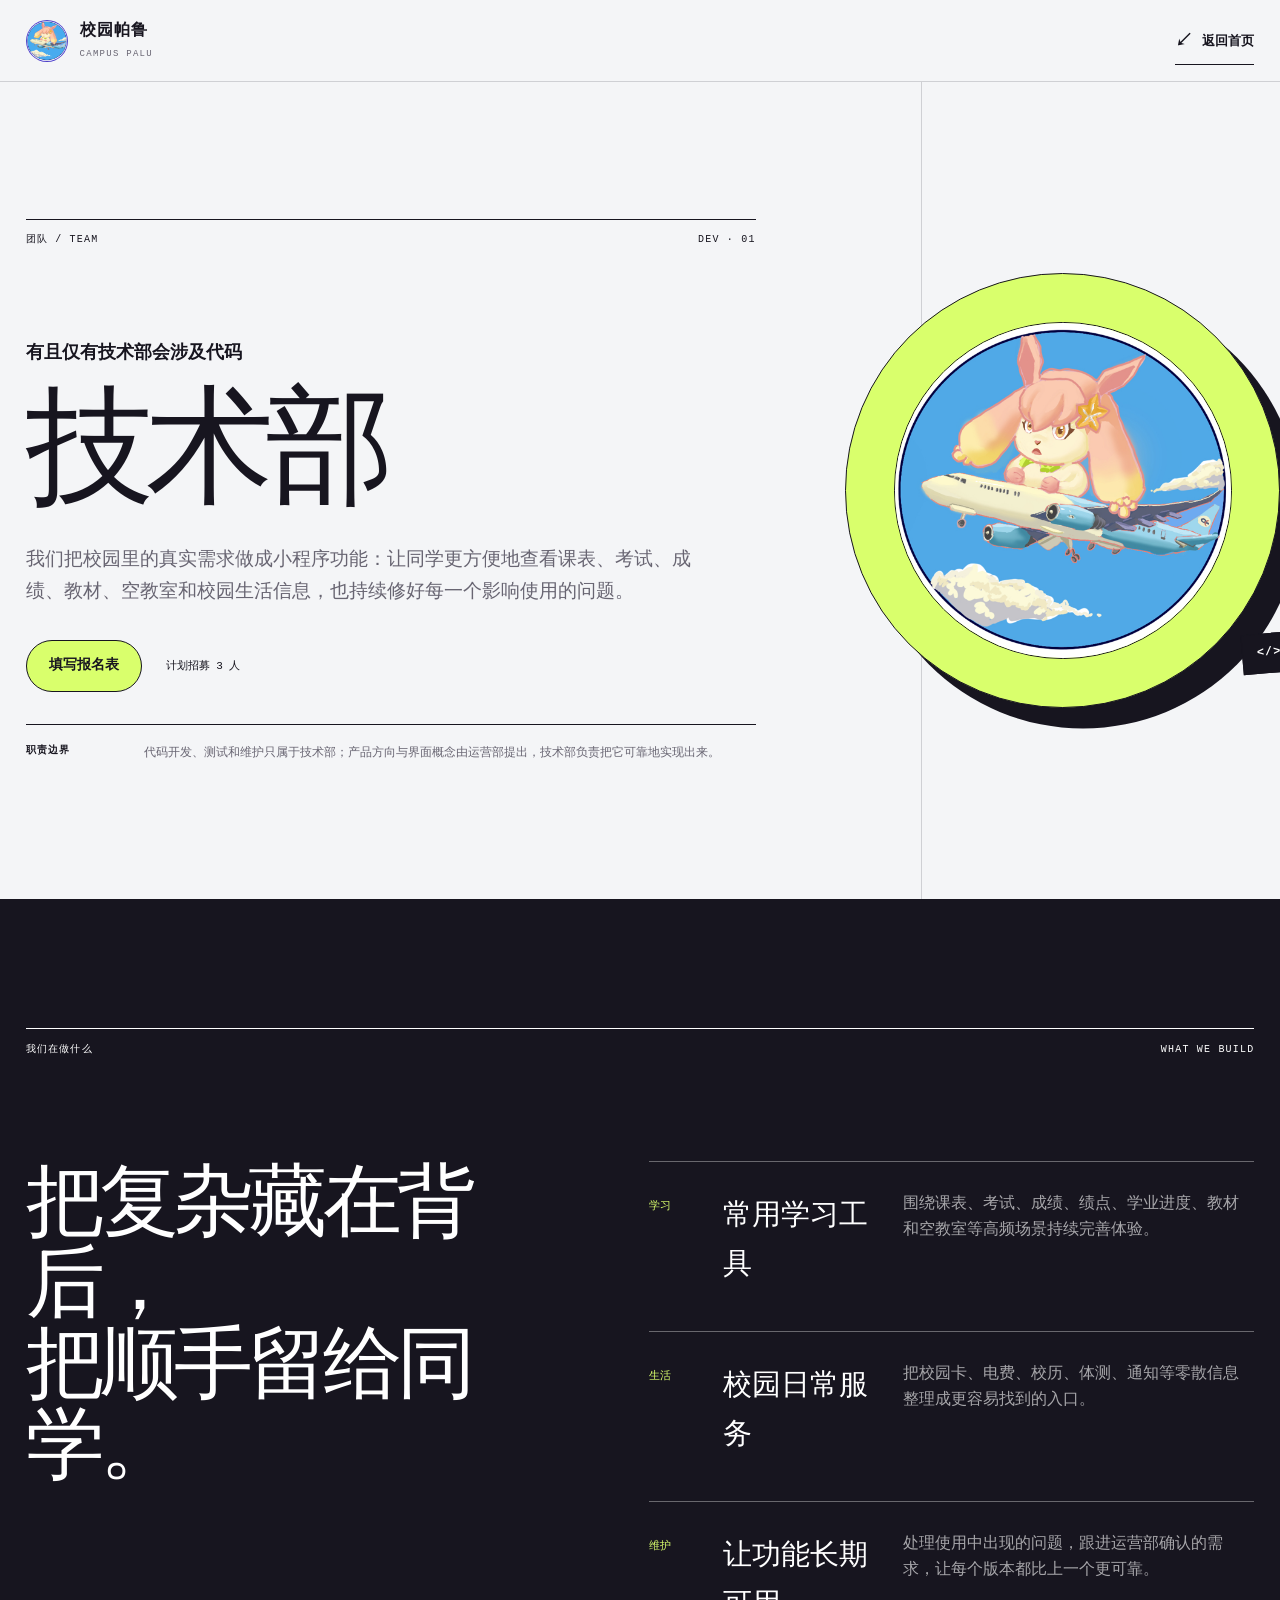
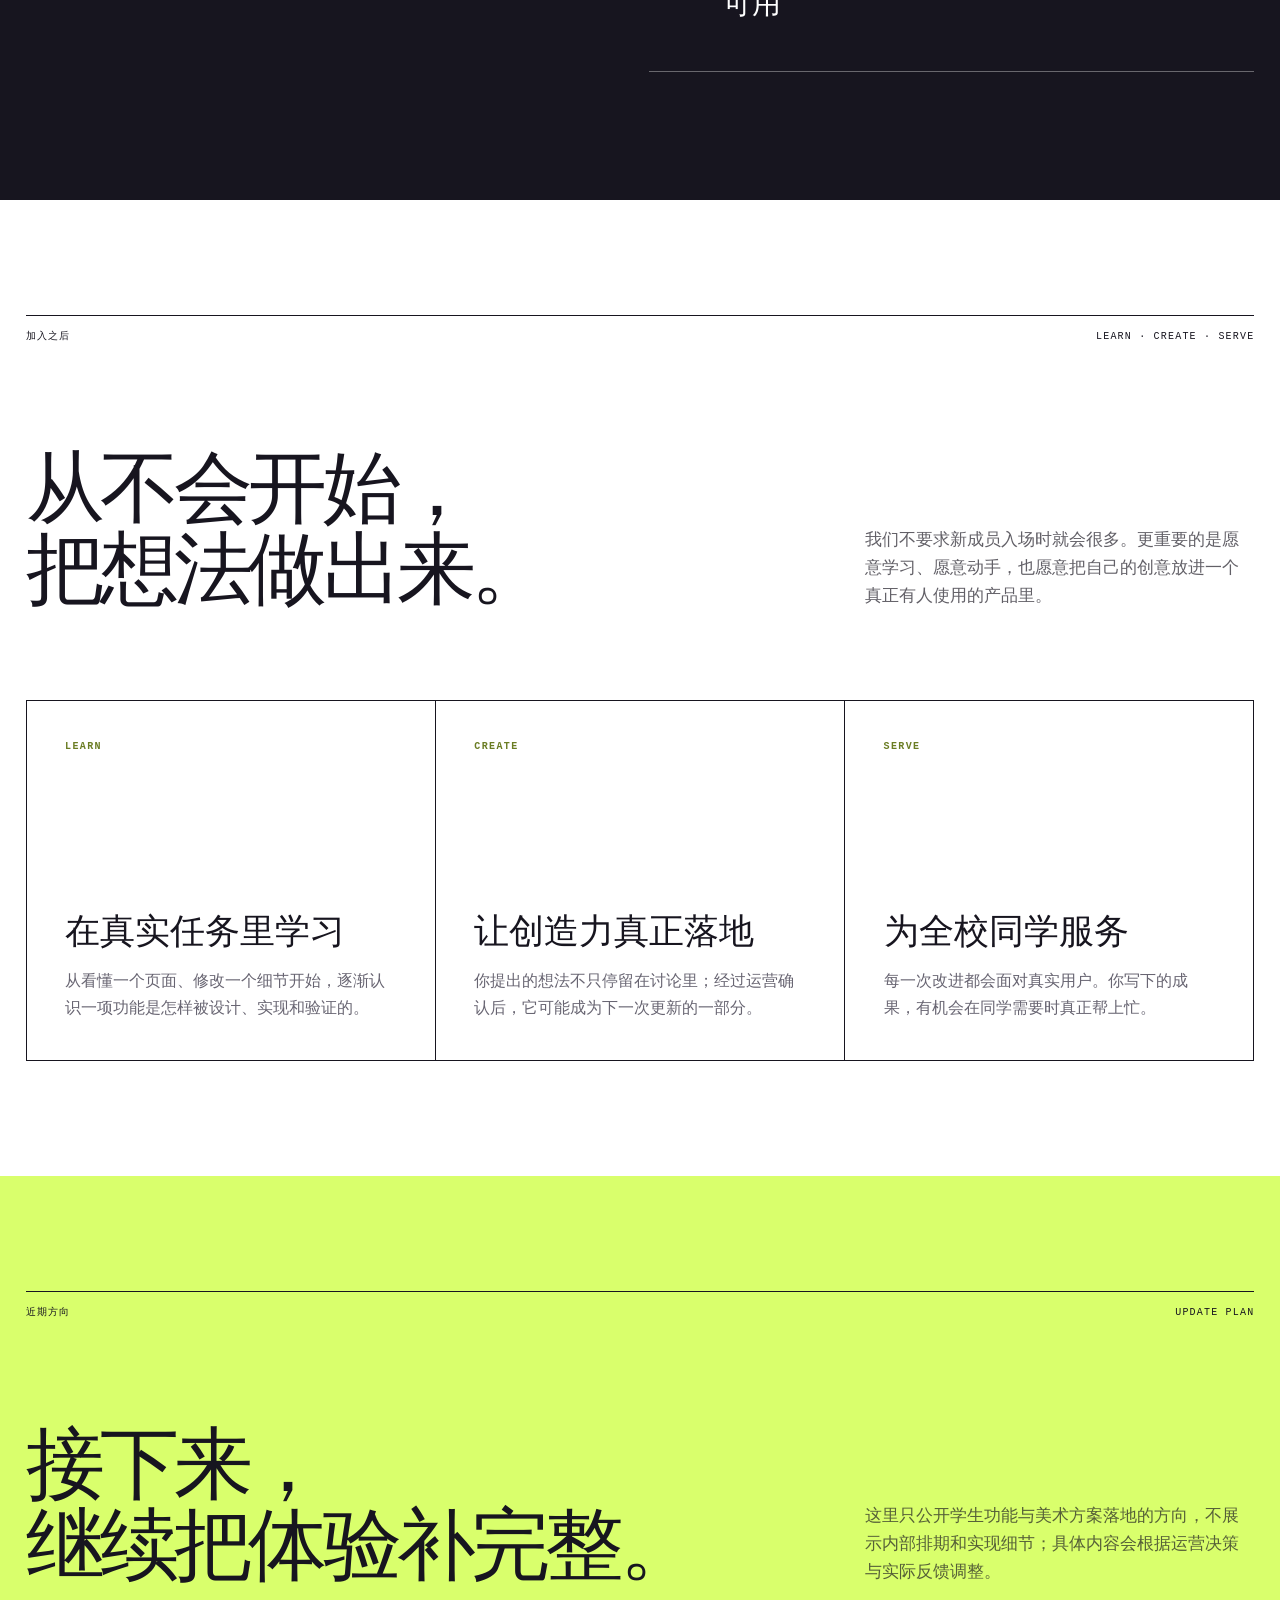
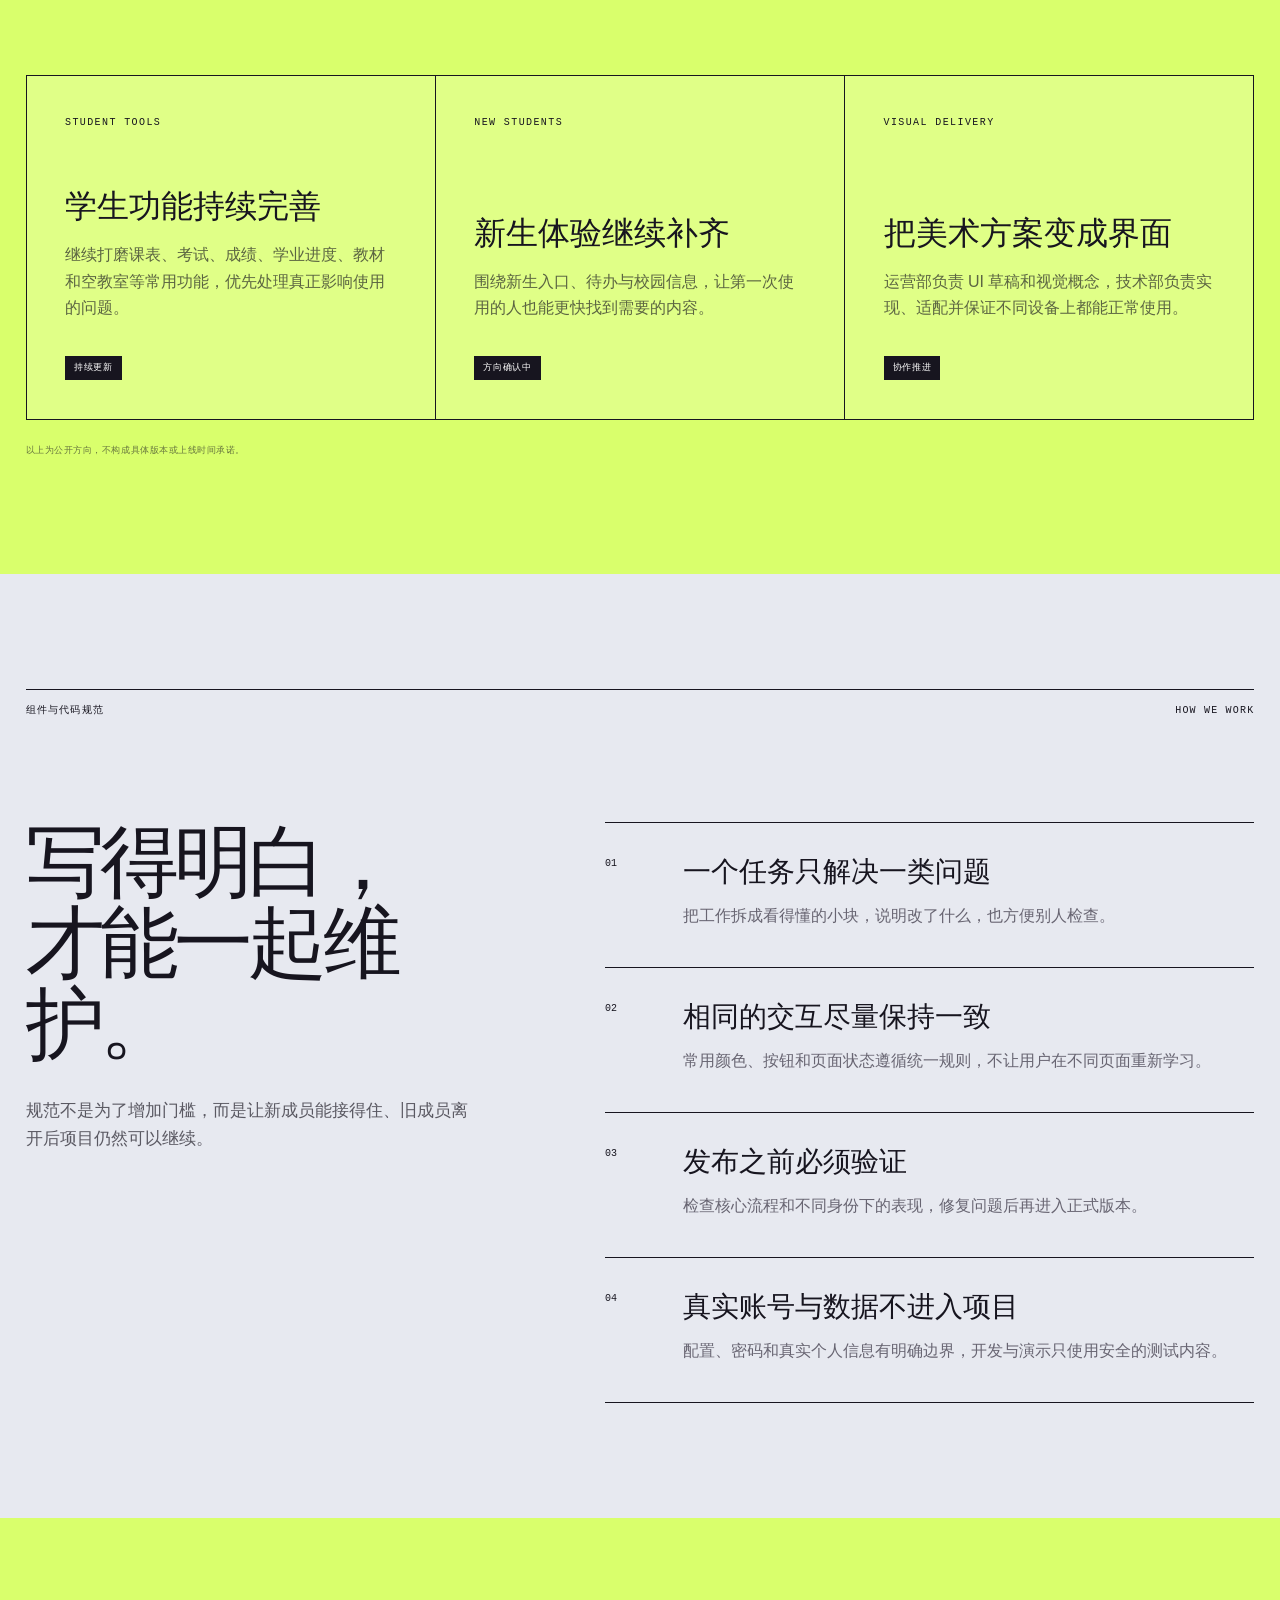
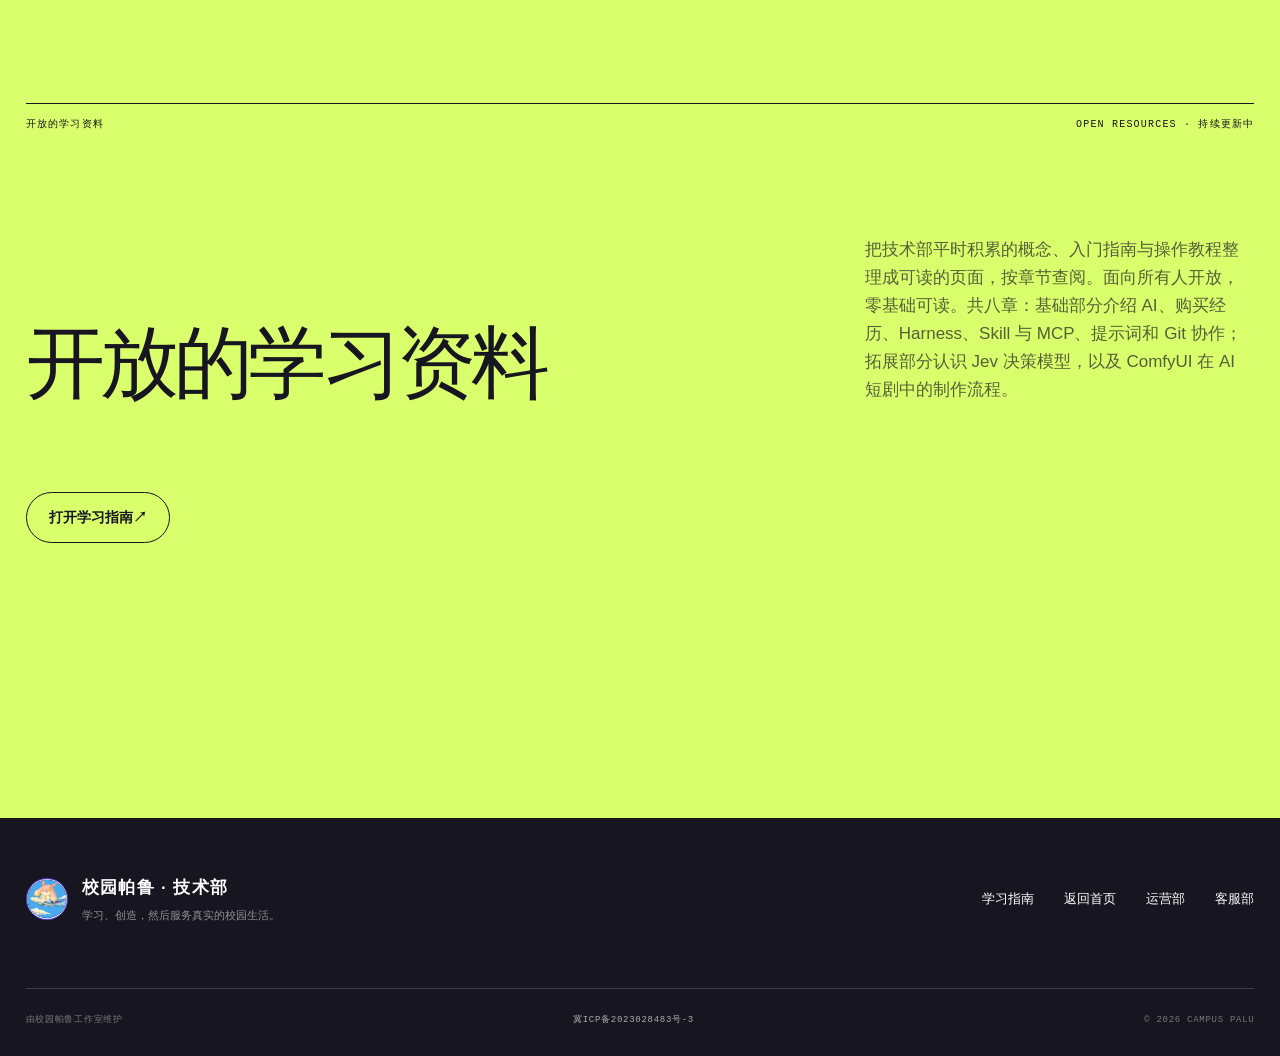
<file: development.html>
<!doctype html>
<html lang="zh-CN">
  <head>
    <meta charset="UTF-8" />
    <meta name="viewport" content="width=device-width, initial-scale=1.0" />
    <meta name="description" content="校园帕鲁工作室技术部介绍：学习新东西，把创意做成服务全校同学的小程序功能。" />
    <meta name="theme-color" content="#d9ff6c" />
    <title>技术部｜凌音小窝</title>
    <link rel="icon" href="./assets/palu-app-icon.png" type="image/png" />
    <link rel="apple-touch-icon" href="./assets/palu-app-icon.png" />
    <link rel="stylesheet" href="./styles.css" />
    <script>document.documentElement.classList.add('js');</script>
    <script src="./script.js" defer></script>
  </head>
  <body class="department-page department-page-dev">
    <a class="skip-link" href="#main-content">跳到主要内容</a>
    <header class="site-header department-header" data-header>
      <a class="brand" href="./index.html" aria-label="返回校园帕鲁首页"><img class="brand-mark brand-logo" src="./assets/palu-app-icon.png" alt="" /><span class="brand-name">校园帕鲁</span><span class="brand-en">CAMPUS PALU</span></a>
      <a class="back-home" href="./index.html"><span aria-hidden="true">↙</span> 返回首页</a>
    </header>
    <main id="main-content">
      <section class="dept-hero">
        <div class="dept-hero-copy reveal">
          <div class="dept-coordinate"><span>团队 / TEAM</span><span>DEV · 01</span></div>
          <p class="dept-kicker">有且仅有技术部会涉及代码</p>
          <h1>技术部</h1>
          <p class="dept-lead">我们把校园里的真实需求做成小程序功能：让同学更方便地查看课表、考试、成绩、教材、空教室和校园生活信息，也持续修好每一个影响使用的问题。</p>
          <div class="dept-hero-actions"><a class="button dept-button" href="https://docs.qq.com/form/page/DSndFY3RuSkpsd05O" target="_blank" rel="noopener noreferrer">填写报名表</a><span>计划招募 3 人</span></div>
          <p class="dept-boundary"><strong>职责边界</strong><span>代码开发、测试和维护只属于技术部；产品方向与界面概念由运营部提出，技术部负责把它可靠地实现出来。</span></p>
        </div>
        <div class="dept-emblem reveal" aria-hidden="true"><img src="./assets/palu-app-icon.png" alt="" /><span>&lt;/&gt;</span></div>
      </section>

      <section class="dept-section dept-overview" aria-labelledby="dev-overview-title">
        <div class="dept-section-head reveal"><span>我们在做什么</span><span>WHAT WE BUILD</span></div>
        <div class="dept-overview-grid">
          <h2 id="dev-overview-title" class="reveal">把复杂藏在背后，<br />把顺手留给同学。</h2>
          <div class="dept-facts reveal">
            <article><span>学习</span><h3>常用学习工具</h3><p>围绕课表、考试、成绩、绩点、学业进度、教材和空教室等高频场景持续完善体验。</p></article>
            <article><span>生活</span><h3>校园日常服务</h3><p>把校园卡、电费、校历、体测、通知等零散信息整理成更容易找到的入口。</p></article>
            <article><span>维护</span><h3>让功能长期可用</h3><p>处理使用中出现的问题，跟进运营部确认的需求，让每个版本都比上一个更可靠。</p></article>
          </div>
        </div>
      </section>

      <section class="dept-section dept-opportunity" aria-labelledby="dev-opportunity-title">
        <div class="dept-section-head reveal"><span>加入之后</span><span>LEARN · CREATE · SERVE</span></div>
        <div class="resource-heading reveal"><h2 id="dev-opportunity-title">从不会开始，<br />把想法做出来。</h2><p>我们不要求新成员入场时就会很多。更重要的是愿意学习、愿意动手，也愿意把自己的创意放进一个真正有人使用的产品里。</p></div>
        <div class="promise-grid">
          <article class="promise-card reveal"><span>LEARN</span><strong>在真实任务里学习</strong><p>从看懂一个页面、修改一个细节开始，逐渐认识一项功能是怎样被设计、实现和验证的。</p></article>
          <article class="promise-card reveal"><span>CREATE</span><strong>让创造力真正落地</strong><p>你提出的想法不只停留在讨论里；经过运营确认后，它可能成为下一次更新的一部分。</p></article>
          <article class="promise-card reveal"><span>SERVE</span><strong>为全校同学服务</strong><p>每一次改进都会面对真实用户。你写下的成果，有机会在同学需要时真正帮上忙。</p></article>
        </div>
      </section>

      <section class="dept-section dept-resources" aria-labelledby="dev-plan-title">
        <div class="dept-section-head reveal"><span>近期方向</span><span>UPDATE PLAN</span></div>
        <div class="resource-heading reveal"><h2 id="dev-plan-title">接下来，<br />继续把体验补完整。</h2><p>这里只公开学生功能与美术方案落地的方向，不展示内部排期和实现细节；具体内容会根据运营决策与实际反馈调整。</p></div>
        <div class="resource-grid plan-grid">
          <article class="resource-card reveal"><span class="resource-type">STUDENT TOOLS</span><strong>学生功能持续完善</strong><p>继续打磨课表、考试、成绩、学业进度、教材和空教室等常用功能，优先处理真正影响使用的问题。</p><span class="resource-status">持续更新</span></article>
          <article class="resource-card reveal"><span class="resource-type">NEW STUDENTS</span><strong>新生体验继续补齐</strong><p>围绕新生入口、待办与校园信息，让第一次使用的人也能更快找到需要的内容。</p><span class="resource-status">方向确认中</span></article>
          <article class="resource-card reveal"><span class="resource-type">VISUAL DELIVERY</span><strong>把美术方案变成界面</strong><p>运营部负责 UI 草稿和视觉概念，技术部负责实现、适配并保证不同设备上都能正常使用。</p><span class="resource-status">协作推进</span></article>
        </div>
        <p class="plan-disclaimer reveal">以上为公开方向，不构成具体版本或上线时间承诺。</p>
      </section>

      <section class="dept-section dept-principles" aria-labelledby="dev-principles-title">
        <div class="dept-section-head reveal"><span>组件与代码规范</span><span>HOW WE WORK</span></div>
        <div class="principles-layout">
          <div class="resource-heading reveal"><h2 id="dev-principles-title">写得明白，<br />才能一起维护。</h2><p>规范不是为了增加门槛，而是让新成员能接得住、旧成员离开后项目仍然可以继续。</p></div>
          <div class="principles-list reveal">
            <article><span>01</span><div><h3>一个任务只解决一类问题</h3><p>把工作拆成看得懂的小块，说明改了什么，也方便别人检查。</p></div></article>
            <article><span>02</span><div><h3>相同的交互尽量保持一致</h3><p>常用颜色、按钮和页面状态遵循统一规则，不让用户在不同页面重新学习。</p></div></article>
            <article><span>03</span><div><h3>发布之前必须验证</h3><p>检查核心流程和不同身份下的表现，修复问题后再进入正式版本。</p></div></article>
            <article><span>04</span><div><h3>真实账号与数据不进入项目</h3><p>配置、密码和真实个人信息有明确边界，开发与演示只使用安全的测试内容。</p></div></article>
          </div>
        </div>
      </section>

      <section class="dept-section dept-resources" aria-labelledby="open-resources-title">
        <div class="dept-section-head reveal"><span>开放的学习资料</span><span>OPEN RESOURCES · 持续更新中</span></div>
        <div class="resource-heading reveal">
          <h2 id="open-resources-title">开放的学习资料</h2>
          <p>把技术部平时积累的概念、入门指南与操作教程整理成可读的页面，按章节查阅。面向所有人开放，零基础可读。共八章：基础部分介绍 AI、购买经历、Harness、Skill 与 MCP、提示词和 Git 协作；拓展部分认识 Jev 决策模型，以及 ComfyUI 在 AI 短剧中的制作流程。</p>
          <p style="margin-top: 28px;"><a class="button dept-button" href="./handbook.html">打开学习指南 <span aria-hidden="true">↗</span></a></p>
        </div>
      </section>
    </main>
    <footer class="site-footer department-footer">
      <div class="footer-brand"><img class="brand-mark brand-logo" src="./assets/palu-app-icon.png" alt="" /><div><strong>校园帕鲁 · 技术部</strong><span>学习、创造，然后服务真实的校园生活。</span></div></div>
      <div class="footer-links"><a href="./handbook.html">学习指南</a><a href="./index.html">返回首页</a><a href="./operations.html">运营部</a><a href="./support.html">客服部</a></div>
      <div class="footer-meta"><span>由校园帕鲁工作室维护</span><a class="footer-filing" href="https://beian.miit.gov.cn/" target="_blank" rel="noopener noreferrer">冀ICP备2023028483号-3</a><span>© <span data-year>2026</span> CAMPUS PALU</span></div>
    </footer>
  </body>
</html>
</file>
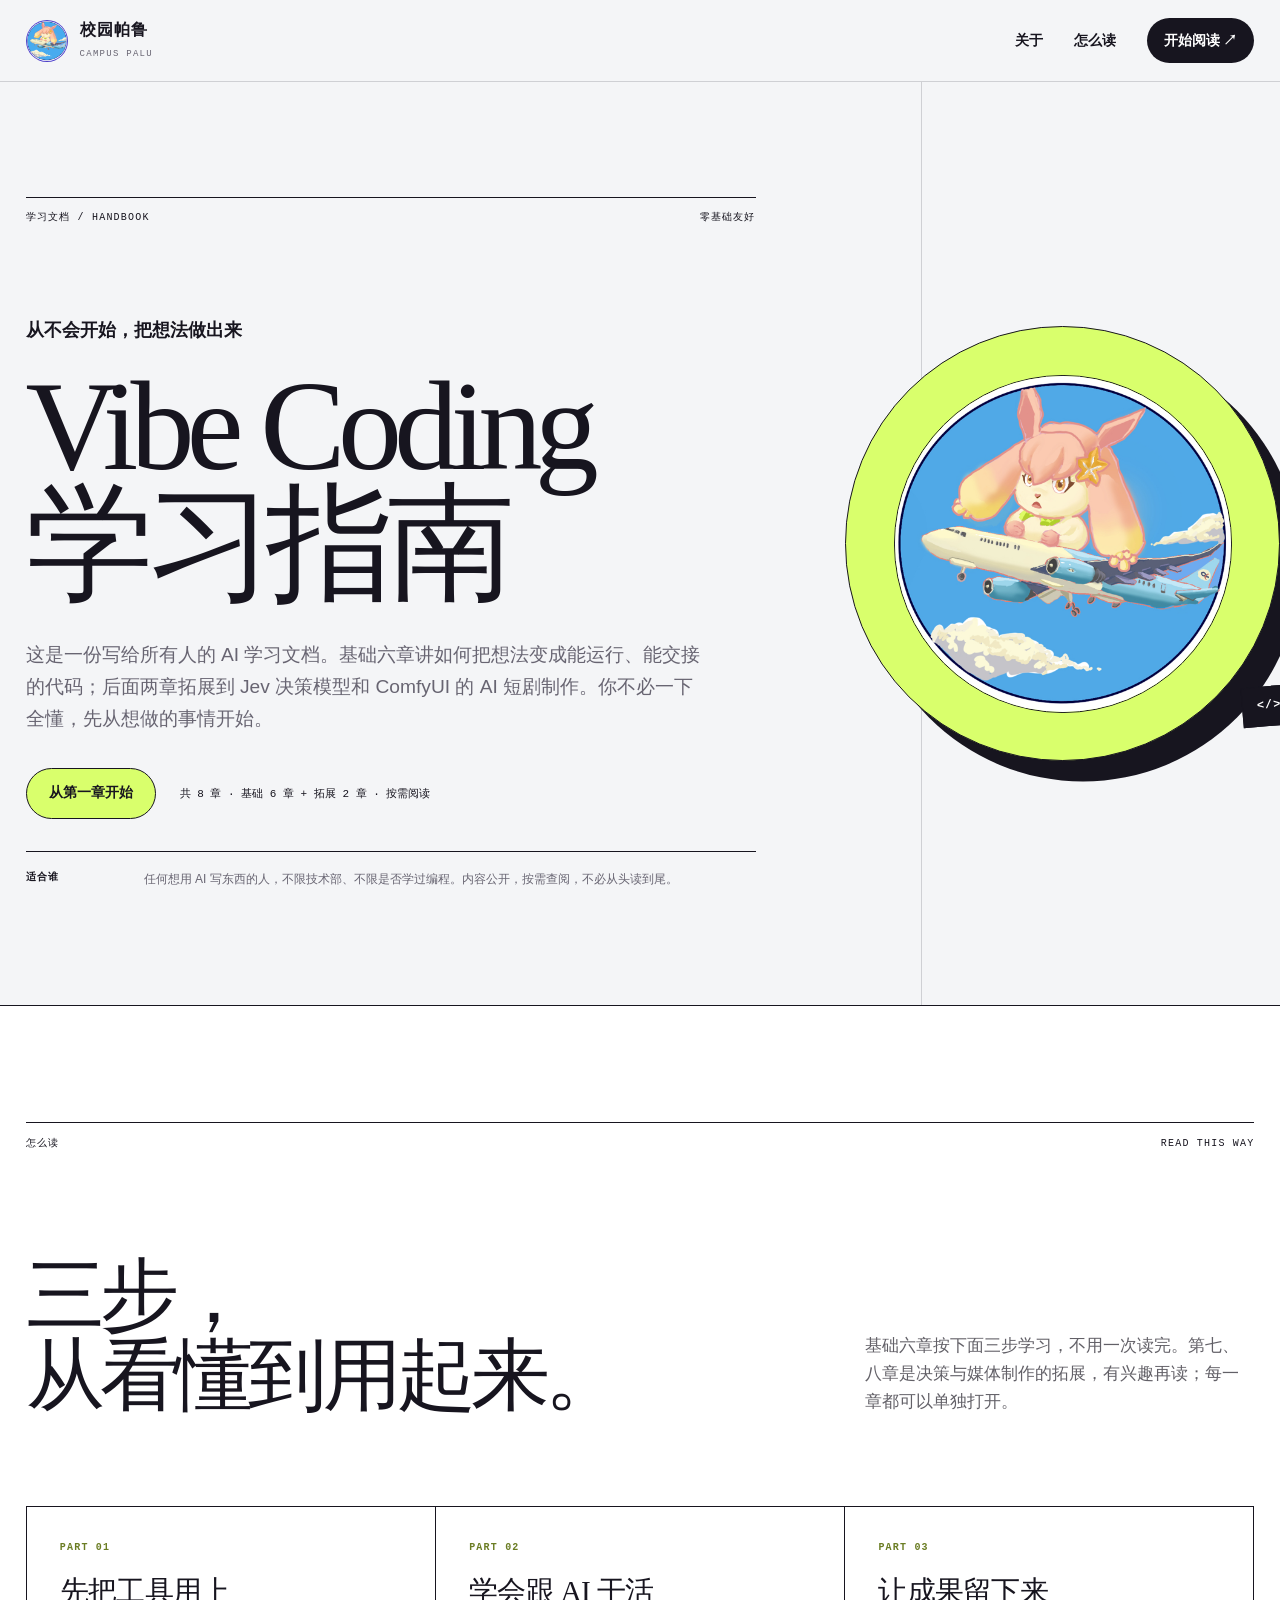
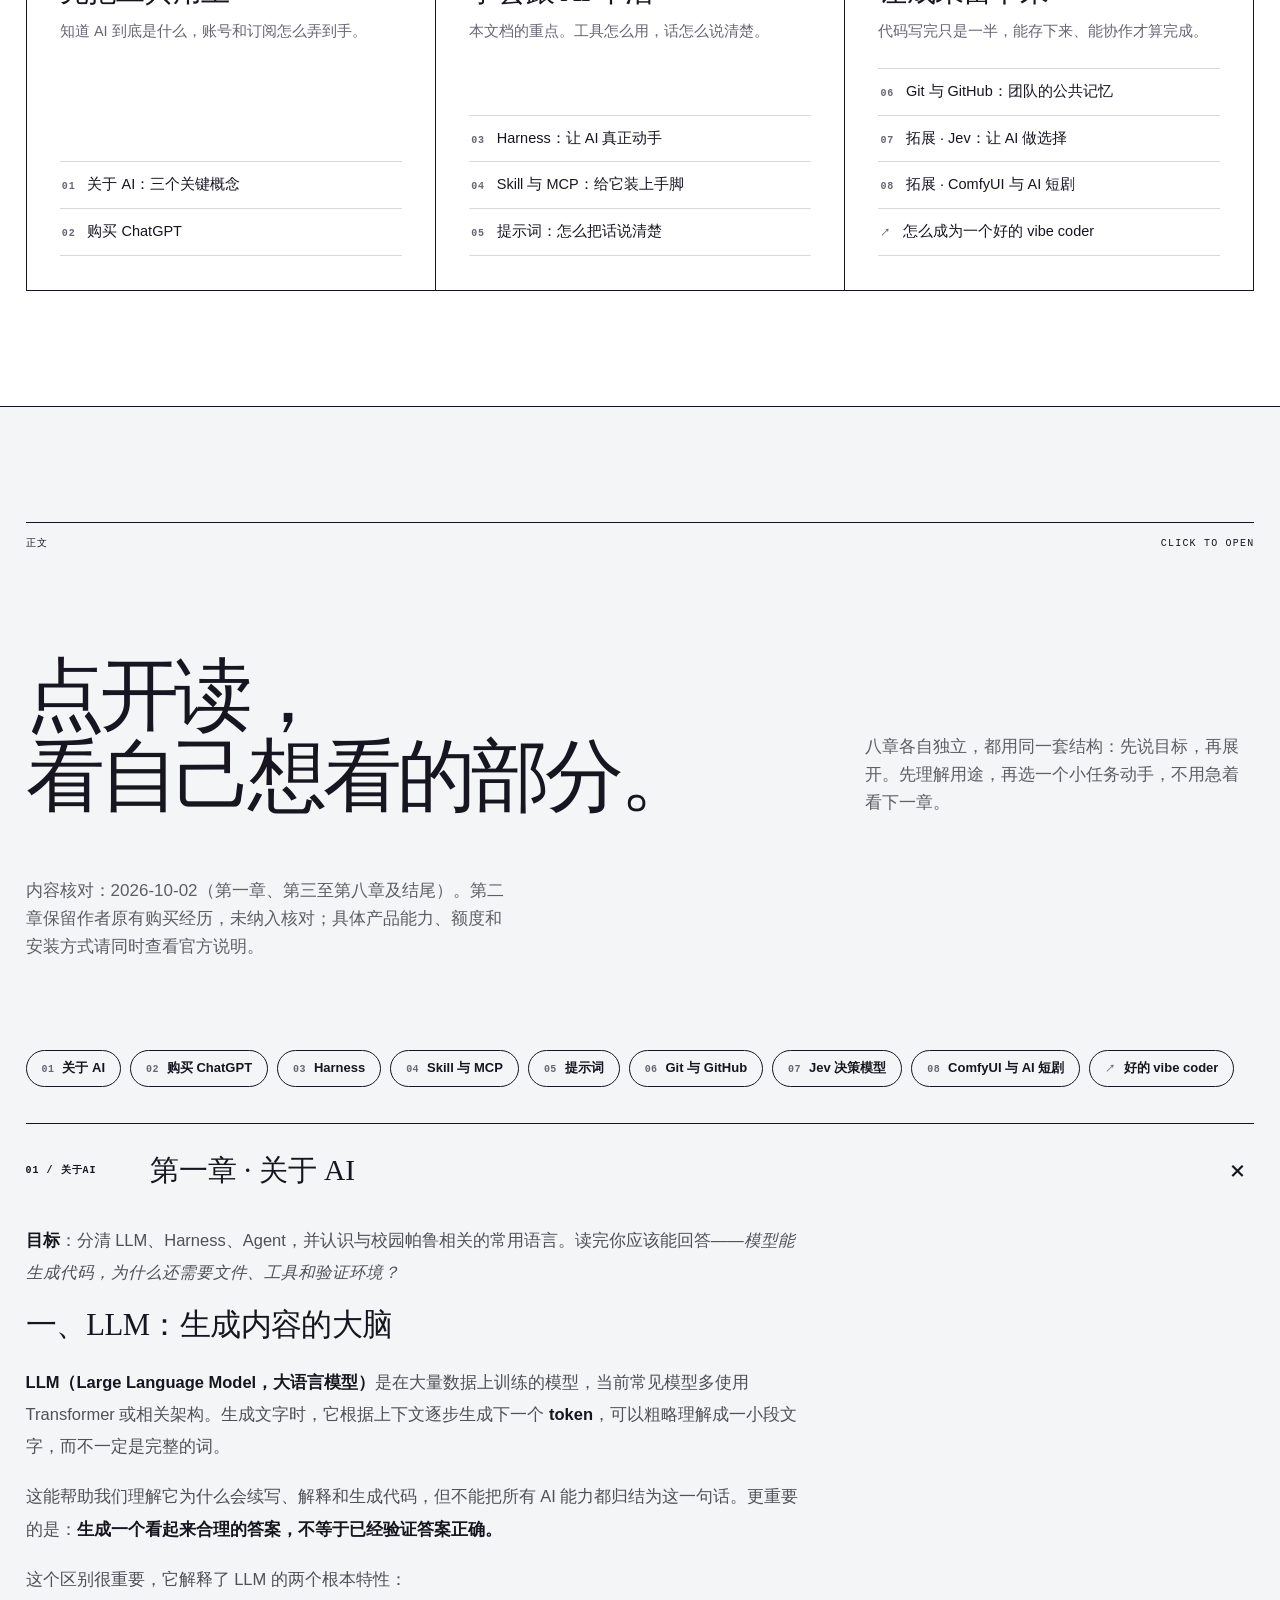
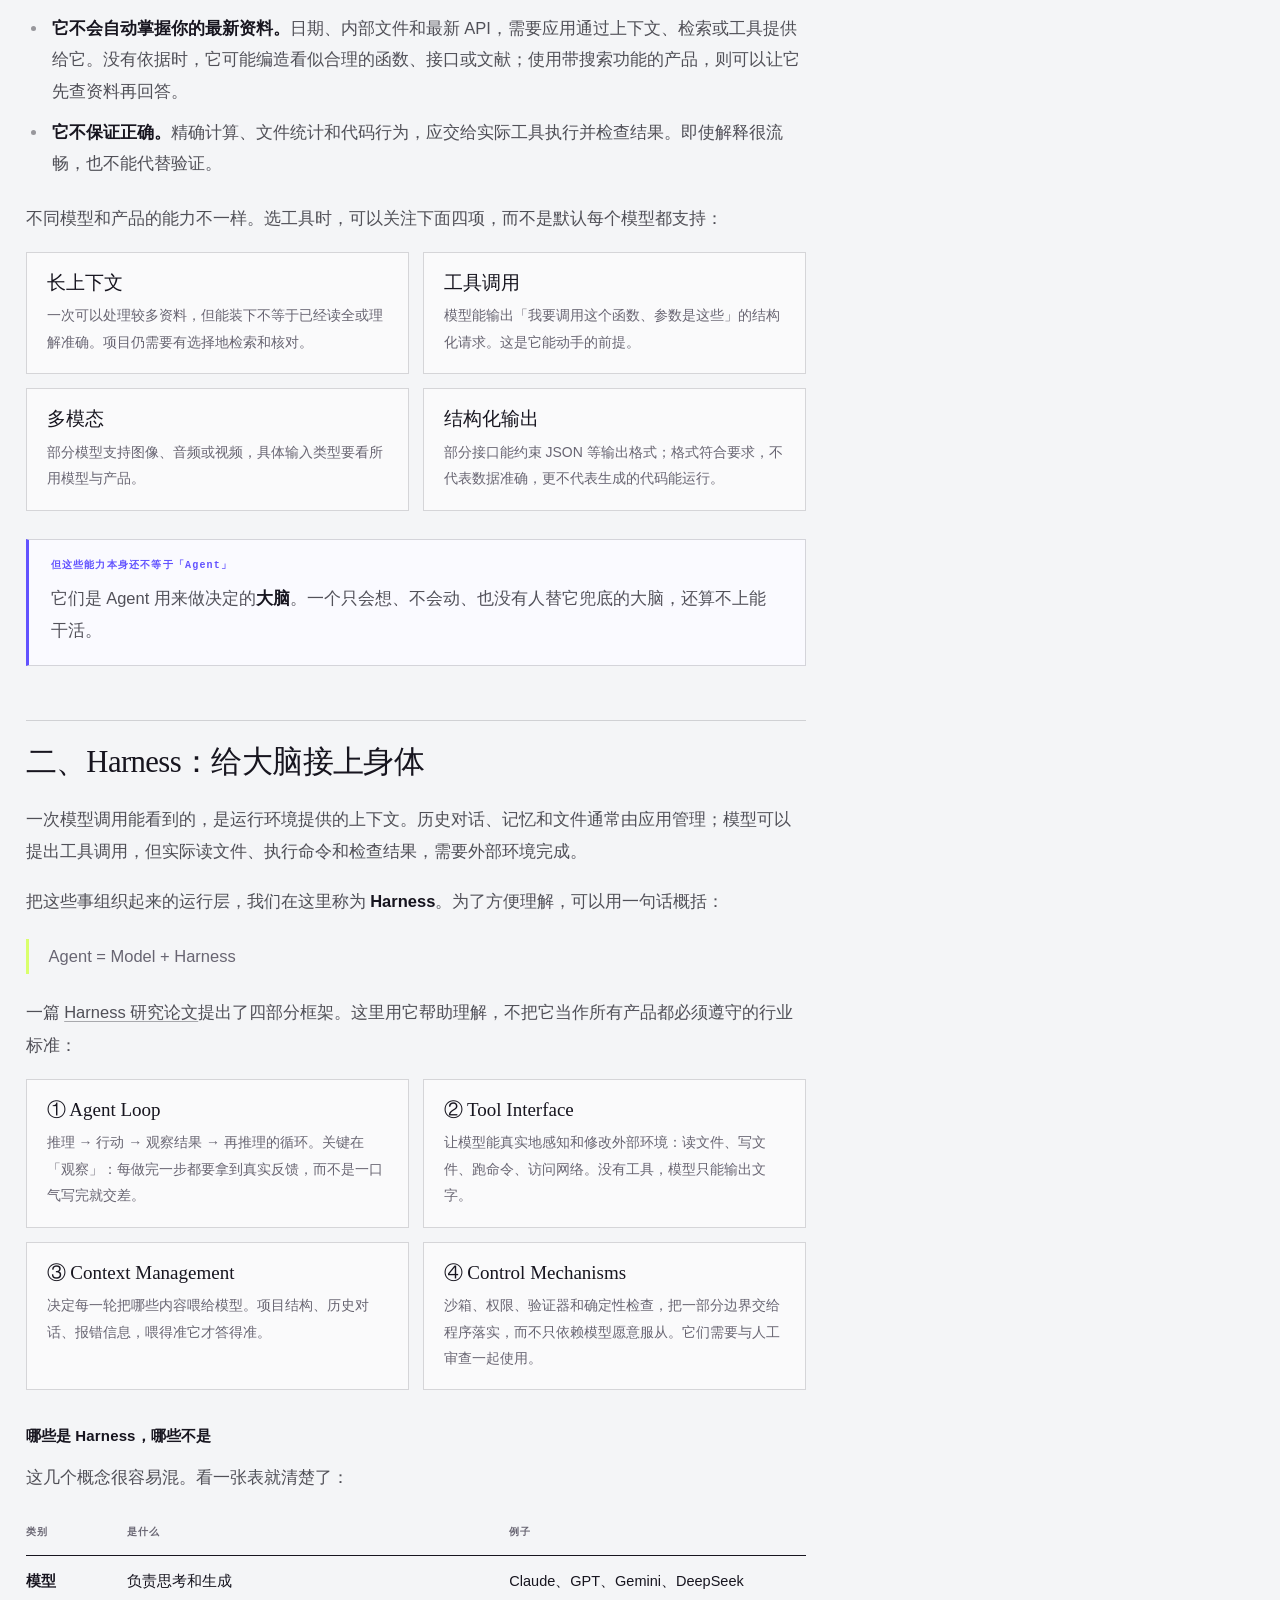
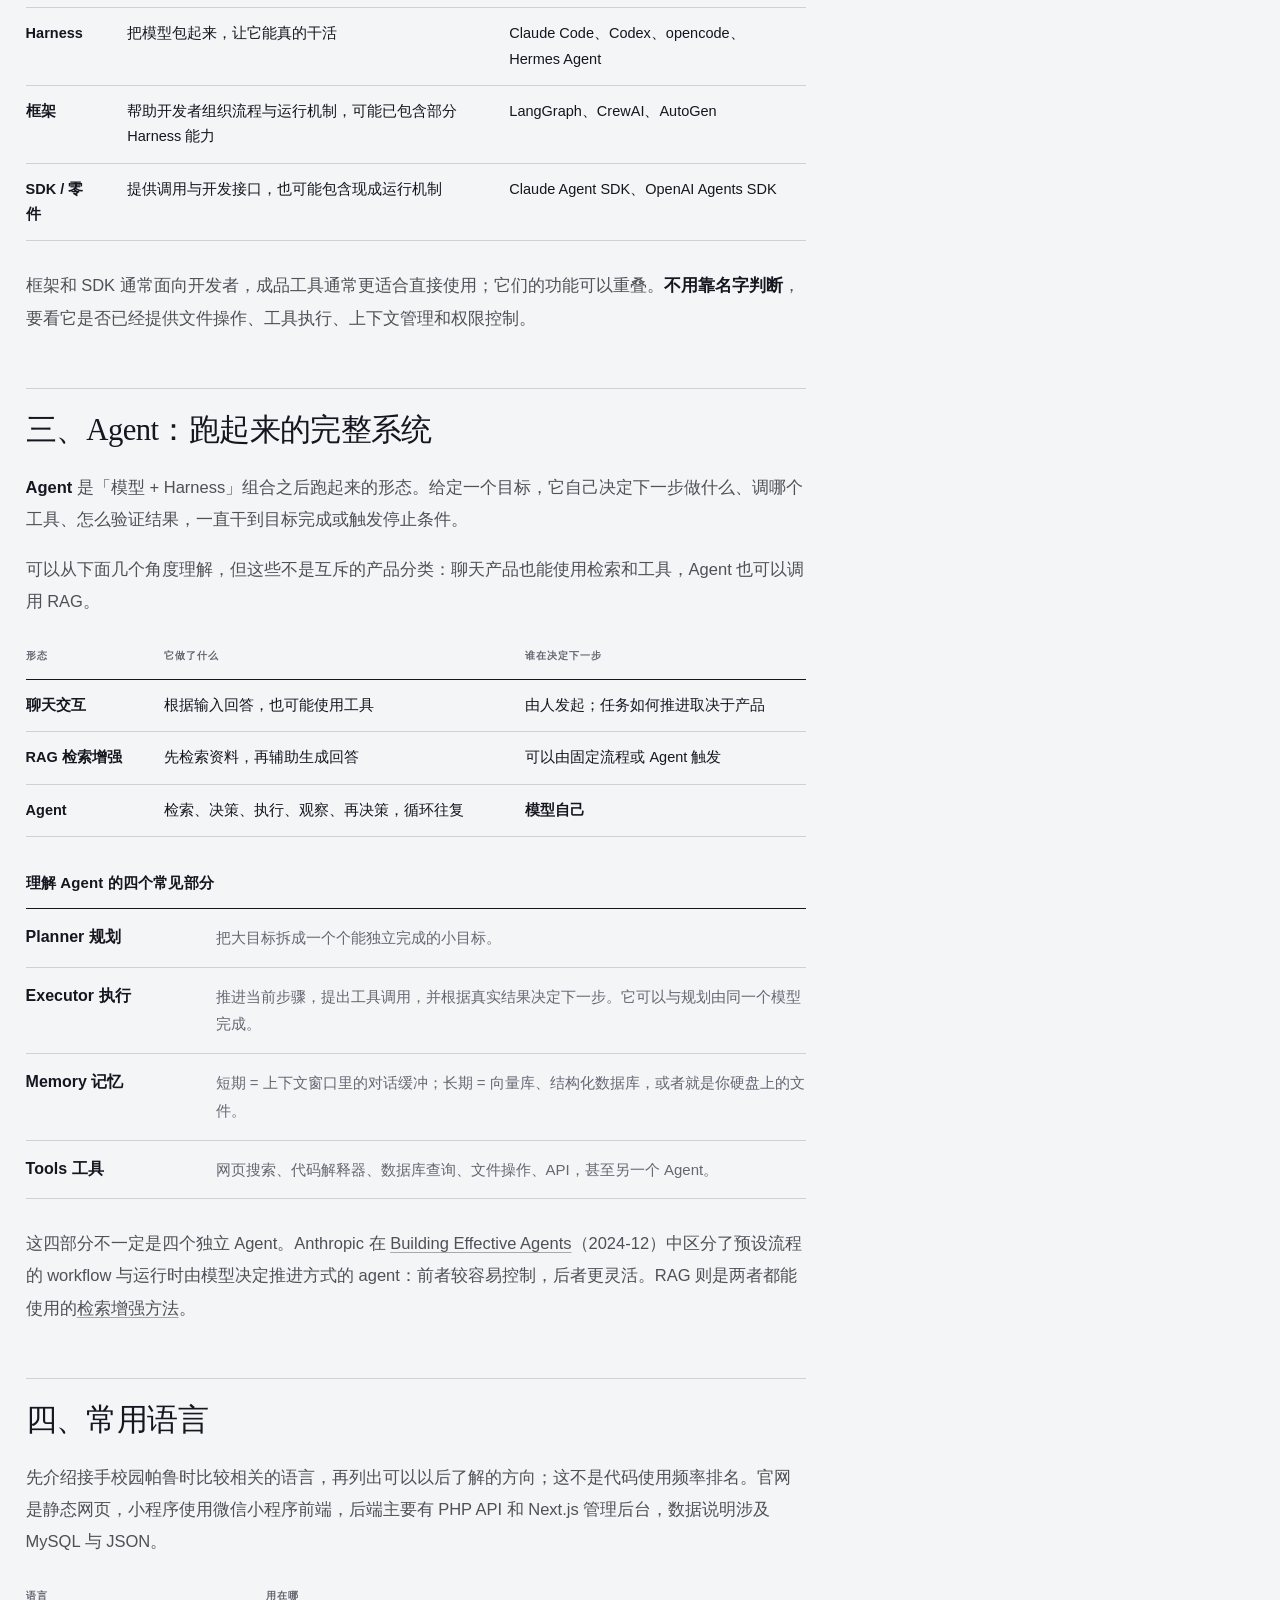
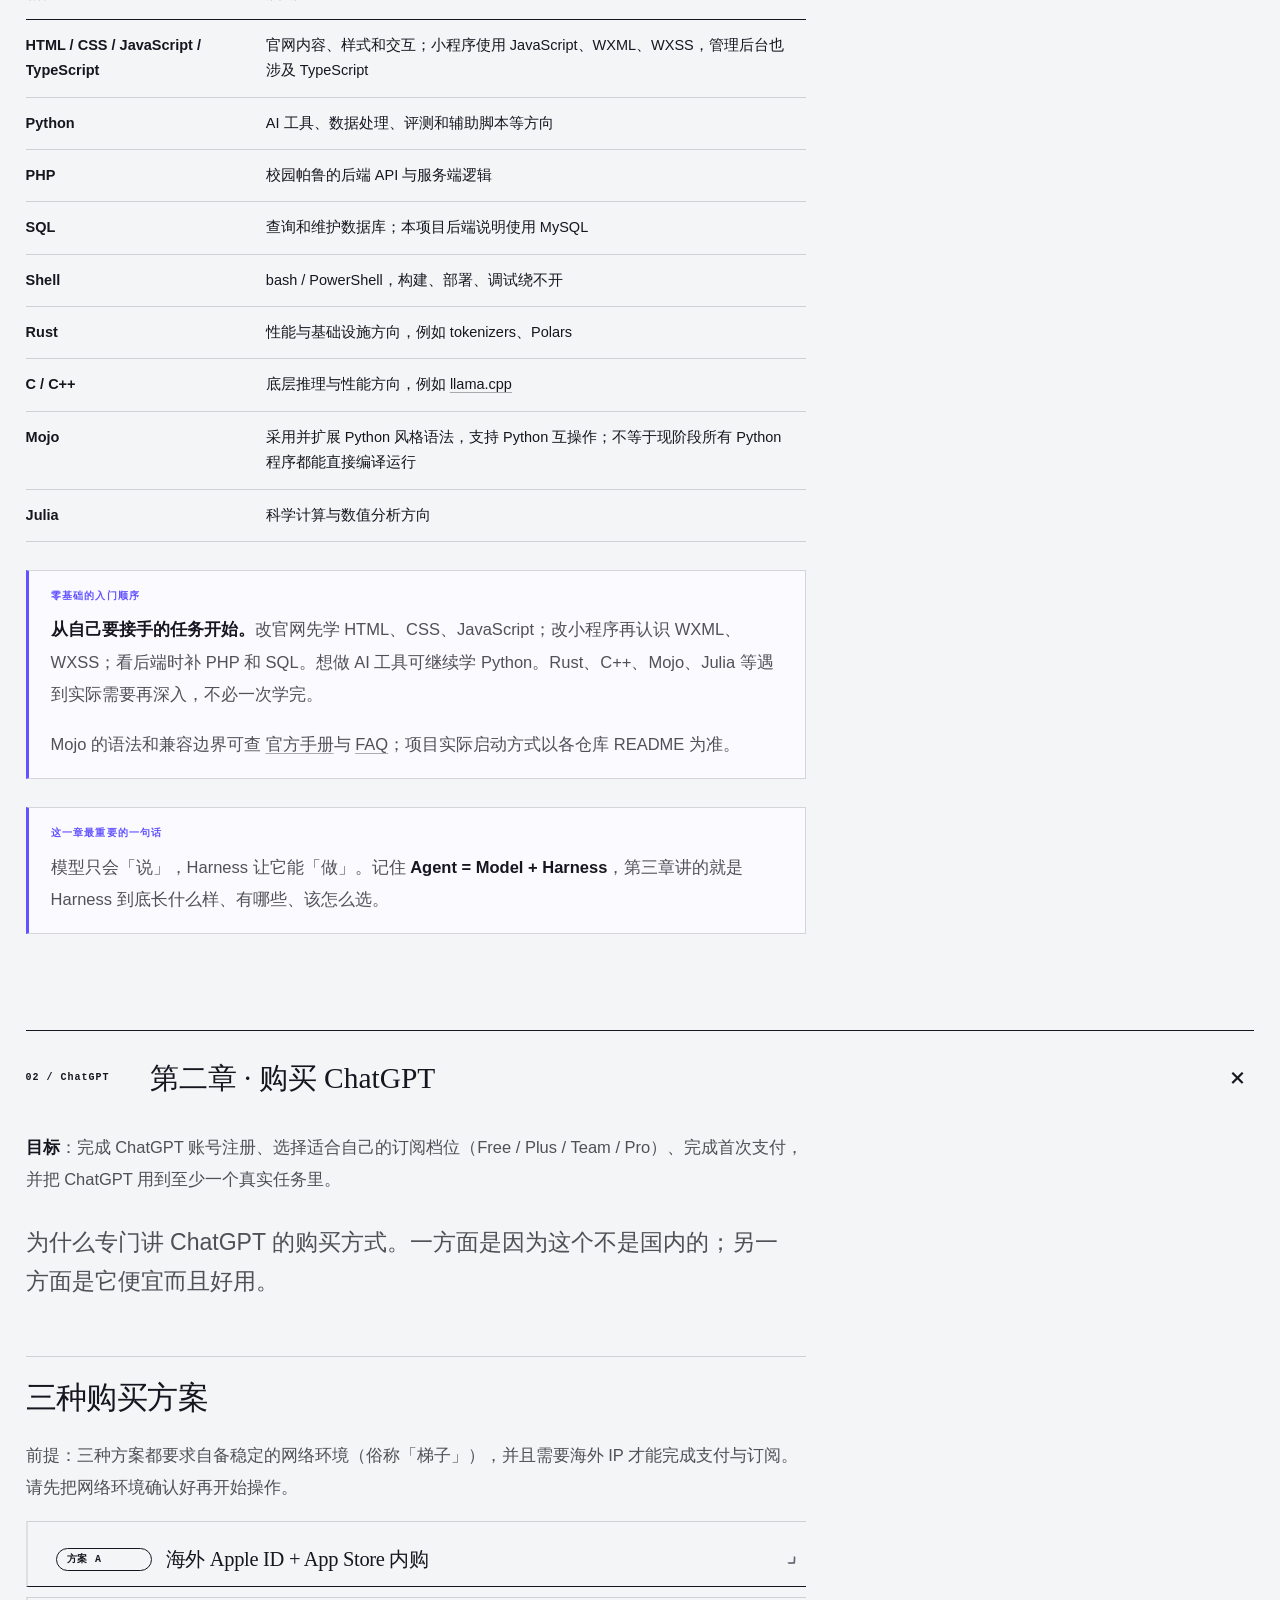
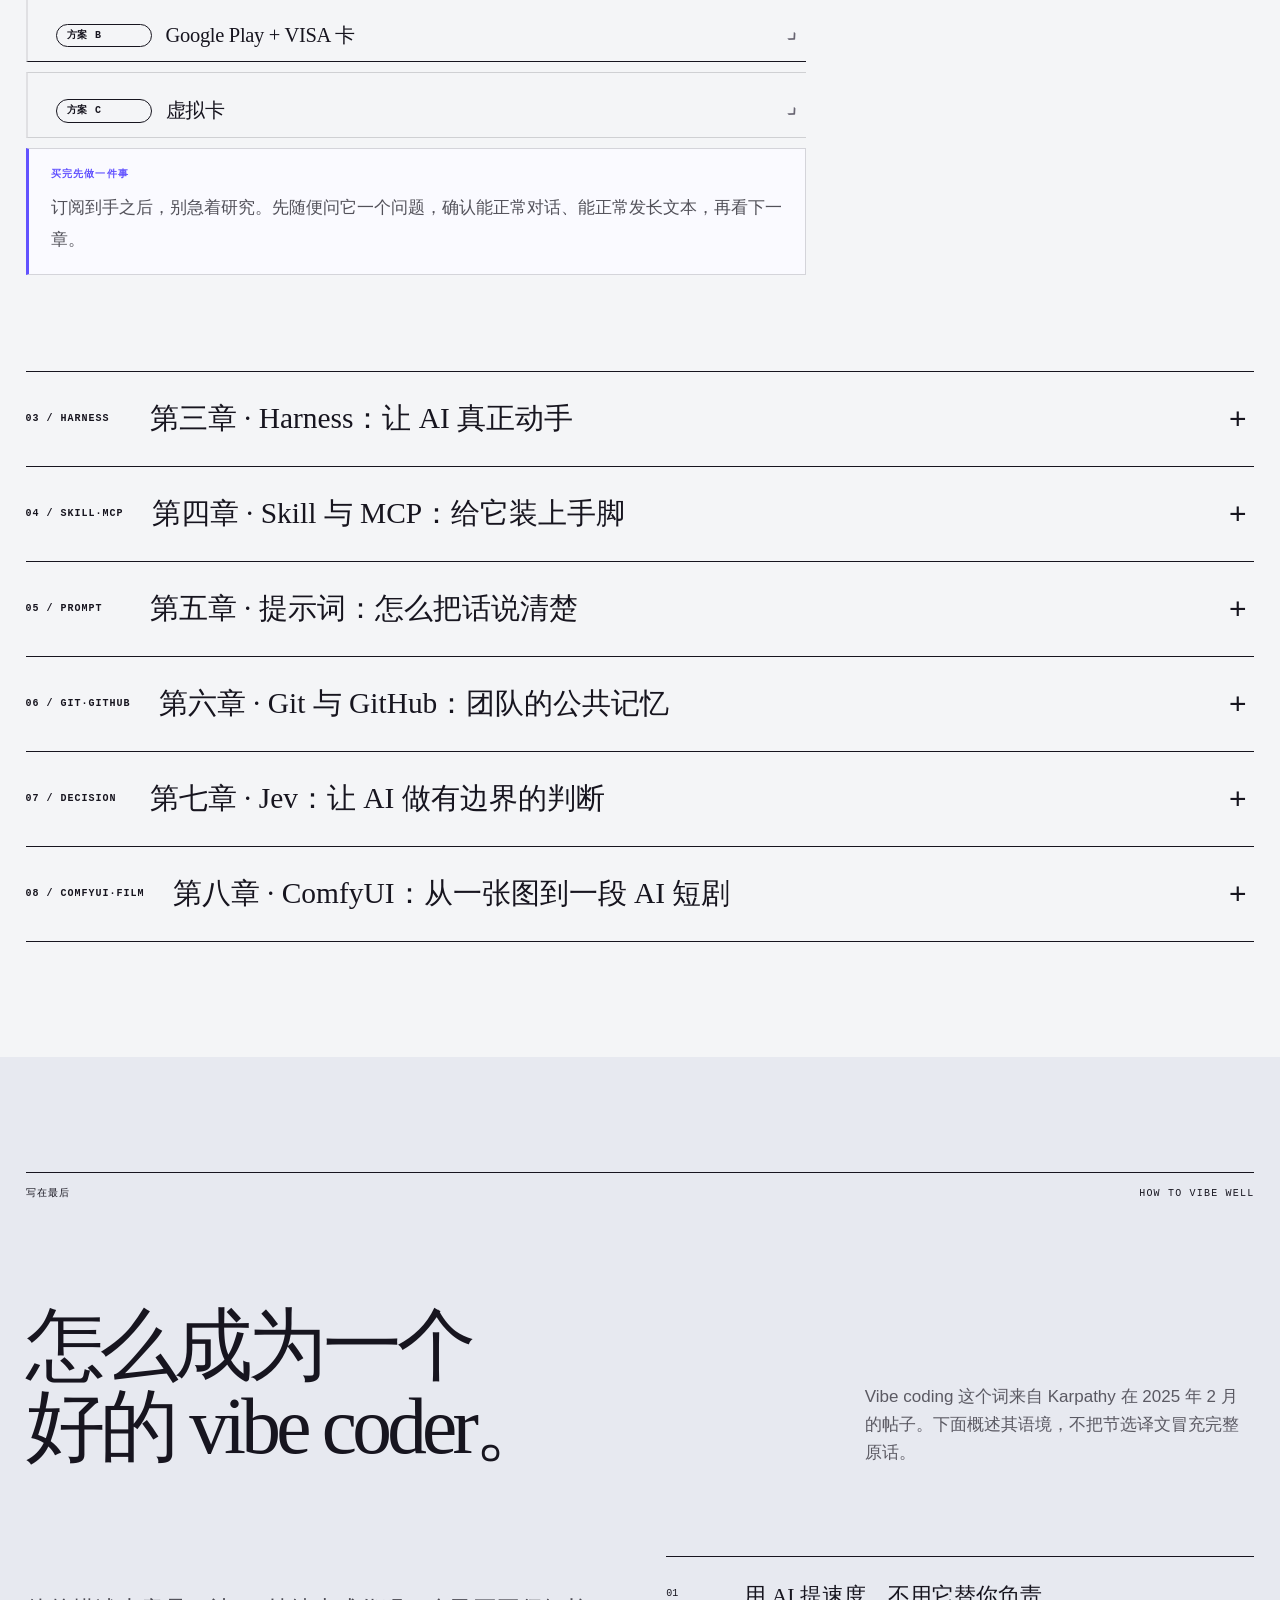
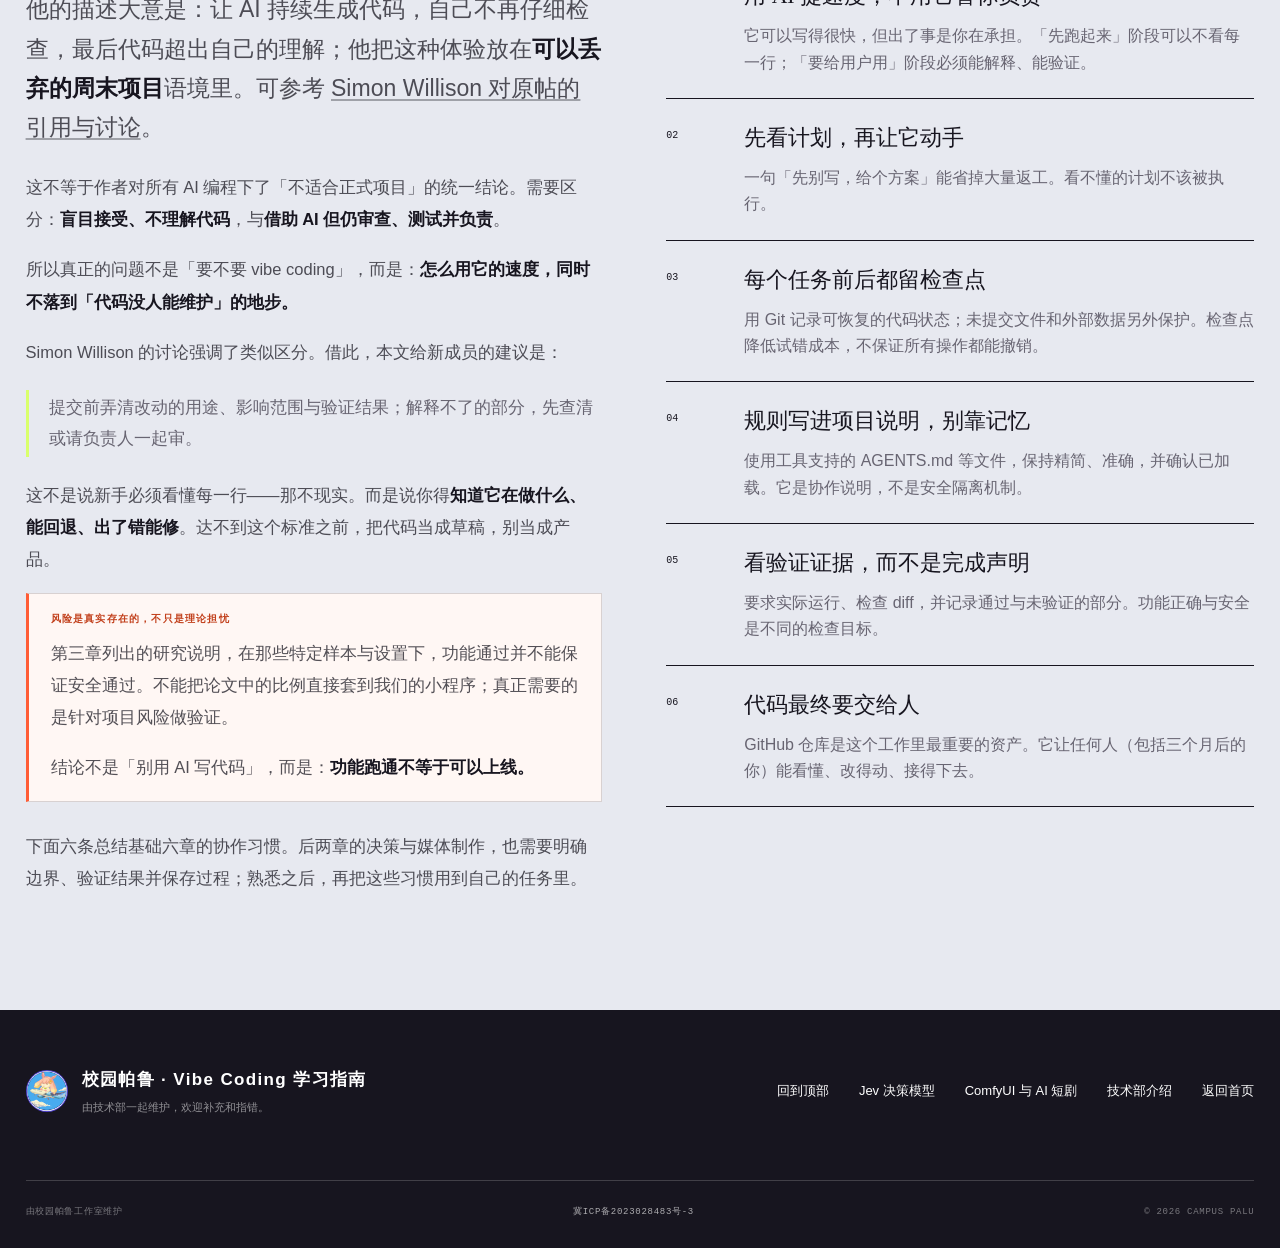
<file: handbook.html>
<!doctype html>
<html lang="zh-CN">
  <head>
    <meta charset="UTF-8" />
    <meta name="viewport" content="width=device-width, initial-scale=1.0" />
    <meta name="description" content="从零开始的 AI 学习文档：Harness、Skill、MCP、提示词、Git 与 GitHub，以及 Jev 决策模型和 ComfyUI AI 短剧入门。" />
    <meta name="theme-color" content="#d9ff6c" />
    <title>Vibe Coding 学习指南｜校园帕鲁工作室 · 凌音小窝</title>
    <link rel="icon" href="./assets/palu-app-icon.png" type="image/png" />
    <link rel="apple-touch-icon" href="./assets/palu-app-icon.png" />
    <link rel="stylesheet" href="./styles.css" />
    <script>document.documentElement.classList.add('js');</script>
    <script src="./script.js" defer></script>
  </head>
  <body class="department-page department-page-dev">
    <a class="skip-link" href="#main-content">跳到主要内容</a>

    <header class="site-header department-header" data-header>
      <a class="brand" href="./index.html" aria-label="校园帕鲁首页">
        <img class="brand-mark brand-logo" src="./assets/palu-app-icon.png" alt="" />
        <span class="brand-name">校园帕鲁</span>
        <span class="brand-en">CAMPUS PALU</span>
      </a>
      <button class="menu-toggle" type="button" aria-expanded="false" aria-controls="site-nav" data-menu-toggle>
        <span class="menu-label">目录</span>
        <span class="menu-icon" aria-hidden="true"><i></i><i></i></span>
      </button>
      <nav class="site-nav" id="site-nav" aria-label="主导航" data-nav>
        <a href="#about">关于</a>
        <a href="#path">怎么读</a>
        <a class="nav-cta" href="#ch-01">开始阅读 <span aria-hidden="true">↗</span></a>
      </nav>
    </header>

    <main id="main-content">
      <section class="dept-hero" id="about">
        <div class="dept-hero-copy reveal">
          <div class="dept-coordinate"><span>学习文档 / HANDBOOK</span><span>零基础友好</span></div>
          <p class="dept-kicker">从不会开始，把想法做出来</p>
          <h1>Vibe Coding<br />学习指南</h1>
          <p class="dept-lead">这是一份写给所有人的 AI 学习文档。基础六章讲如何把想法变成能运行、能交接的代码；后面两章拓展到 Jev 决策模型和 ComfyUI 的 AI 短剧制作。你不必一下全懂，先从想做的事情开始。</p>
          <div class="dept-hero-actions">
            <a class="button dept-button" href="#ch-01">从第一章开始</a>
            <span>共 8 章 · 基础 6 章 + 拓展 2 章 · 按需阅读</span>
          </div>
          <p class="dept-boundary"><strong>适合谁</strong><span>任何想用 AI 写东西的人，不限技术部、不限是否学过编程。内容公开，按需查阅，不必从头读到尾。</span></p>
        </div>
        <div class="dept-emblem reveal" aria-hidden="true">
          <img src="./assets/palu-app-icon.png" alt="" />
          <span>&lt;/&gt;</span>
        </div>
      </section>

      <section class="dept-section dept-opportunity" id="path" aria-labelledby="path-title">
        <div class="dept-section-head reveal"><span>怎么读</span><span>READ THIS WAY</span></div>
        <div class="resource-heading reveal">
          <h2 id="path-title">三步，<br />从看懂到用起来。</h2>
          <p>基础六章按下面三步学习，不用一次读完。第七、八章是决策与媒体制作的拓展，有兴趣再读；每一章都可以单独打开。</p>
        </div>
        <div class="path-grid reveal">
          <div class="path-part">
            <span>PART 01</span>
            <h3>先把工具用上</h3>
            <p>知道 AI 到底是什么，账号和订阅怎么弄到手。</p>
            <ul class="path-list">
              <li><a href="#ch-01"><b>01</b><span>关于 AI：三个关键概念</span></a></li>
              <li><a href="#ch-02"><b>02</b><span>购买 ChatGPT</span></a></li>
            </ul>
          </div>
          <div class="path-part">
            <span>PART 02</span>
            <h3>学会跟 AI 干活</h3>
            <p>本文档的重点。工具怎么用，话怎么说清楚。</p>
            <ul class="path-list">
              <li><a href="#ch-03"><b>03</b><span>Harness：让 AI 真正动手</span></a></li>
              <li><a href="#ch-04"><b>04</b><span>Skill 与 MCP：给它装上手脚</span></a></li>
              <li><a href="#ch-05"><b>05</b><span>提示词：怎么把话说清楚</span></a></li>
            </ul>
          </div>
          <div class="path-part">
            <span>PART 03</span>
            <h3>让成果留下来</h3>
            <p>代码写完只是一半，能存下来、能协作才算完成。</p>
            <ul class="path-list">
              <li><a href="#ch-06"><b>06</b><span>Git 与 GitHub：团队的公共记忆</span></a></li>
              <li><a href="#ch-07"><b>07</b><span>拓展 · Jev：让 AI 做选择</span></a></li>
              <li><a href="#ch-08"><b>08</b><span>拓展 · ComfyUI 与 AI 短剧</span></a></li>
              <li><a href="#craft"><b>↗</b><span>怎么成为一个好的 vibe coder</span></a></li>
            </ul>
          </div>
        </div>
      </section>

      <section class="dept-section dept-chapters" id="chapters" aria-labelledby="chapters-title">
        <div class="dept-section-head reveal"><span>正文</span><span>CLICK TO OPEN</span></div>
        <div class="resource-heading reveal">
          <h2 id="chapters-title">点开读，<br />看自己想看的部分。</h2>
          <p>八章各自独立，都用同一套结构：先说目标，再展开。先理解用途，再选一个小任务动手，不用急着看下一章。</p>
          <p>内容核对：2026-10-02（第一章、第三至第八章及结尾）。第二章保留作者原有购买经历，未纳入核对；具体产品能力、额度和安装方式请同时查看官方说明。</p>
        </div>

        <div class="chapters-grid">
        <aside class="ch-side reveal">
          <span>目录 / CONTENTS</span>
          <nav class="ch-side-nav" aria-label="章节目录">
            <a href="#ch-01"><b>01</b>关于 AI</a>
            <a href="#ch-02"><b>02</b>购买 ChatGPT</a>
            <a href="#ch-03"><b>03</b>Harness</a>
            <a href="#ch-04"><b>04</b>Skill 与 MCP</a>
            <a href="#ch-05"><b>05</b>提示词</a>
            <a href="#ch-06"><b>06</b>Git 与 GitHub</a>
            <a href="#ch-07"><b>07</b>Jev 决策模型</a>
            <a href="#ch-08"><b>08</b>ComfyUI 与 AI 短剧</a>
            <a href="#craft"><b>↗</b>好的 vibe coder</a>
          </nav>
        </aside>

        <div class="faq-list reveal" id="chapter-detail">

          <details id="ch-01" open>
            <summary><span>01 / 关于AI</span>第一章 · 关于 AI</summary>
            <div class="ch-body">
              <p><strong>目标</strong>：分清 LLM、Harness、Agent，并认识与校园帕鲁相关的常用语言。读完你应该能回答——<em>模型能生成代码，为什么还需要文件、工具和验证环境？</em></p>

              <h3>一、LLM：生成内容的大脑</h3>
              <p><strong>LLM（Large Language Model，大语言模型）</strong>是在大量数据上训练的模型，当前常见模型多使用 Transformer 或相关架构。生成文字时，它根据上下文逐步生成下一个 <strong>token</strong>，可以粗略理解成一小段文字，而不一定是完整的词。</p>
              <p>这能帮助我们理解它为什么会续写、解释和生成代码，但不能把所有 AI 能力都归结为这一句话。更重要的是：<strong>生成一个看起来合理的答案，不等于已经验证答案正确。</strong></p>
              <p>这个区别很重要，它解释了 LLM 的两个根本特性：</p>
              <ul>
                <li><strong>它不会自动掌握你的最新资料。</strong>日期、内部文件和最新 API，需要应用通过上下文、检索或工具提供给它。没有依据时，它可能编造看似合理的函数、接口或文献；使用带搜索功能的产品，则可以让它先查资料再回答。</li>
                <li><strong>它不保证正确。</strong>精确计算、文件统计和代码行为，应交给实际工具执行并检查结果。即使解释很流畅，也不能代替验证。</li>
              </ul>
              <p>不同模型和产品的能力不一样。选工具时，可以关注下面四项，而不是默认每个模型都支持：</p>
              <div class="cards">
                <div><b>长上下文</b><span>一次可以处理较多资料，但能装下不等于已经读全或理解准确。项目仍需要有选择地检索和核对。</span></div>
                <div><b>工具调用</b><span>模型能输出「我要调用这个函数、参数是这些」的结构化请求。这是它能动手的前提。</span></div>
                <div><b>多模态</b><span>部分模型支持图像、音频或视频，具体输入类型要看所用模型与产品。</span></div>
                <div><b>结构化输出</b><span>部分接口能约束 JSON 等输出格式；格式符合要求，不代表数据准确，更不代表生成的代码能运行。</span></div>
              </div>
              <div class="note">
                <b>但这些能力本身还不等于「Agent」</b>
                <p>它们是 Agent 用来做决定的<strong>大脑</strong>。一个只会想、不会动、也没有人替它兜底的大脑，还算不上能干活。</p>
              </div>

              <h3>二、Harness：给大脑接上身体</h3>
              <p>一次模型调用能看到的，是运行环境提供的上下文。历史对话、记忆和文件通常由应用管理；模型可以提出工具调用，但实际读文件、执行命令和检查结果，需要外部环境完成。</p>
              <p>把这些事组织起来的运行层，我们在这里称为 <strong>Harness</strong>。为了方便理解，可以用一句话概括：</p>
              <blockquote>Agent = Model + Harness</blockquote>
              <p>一篇 <a href="https://arxiv.org/html/2606.10106v1">Harness 研究论文</a>提出了四部分框架。这里用它帮助理解，不把它当作所有产品都必须遵守的行业标准：</p>
              <div class="cards">
                <div><b>① Agent Loop</b><span>推理 → 行动 → 观察结果 → 再推理的循环。关键在「观察」：每做完一步都要拿到真实反馈，而不是一口气写完就交差。</span></div>
                <div><b>② Tool Interface</b><span>让模型能真实地感知和修改外部环境：读文件、写文件、跑命令、访问网络。没有工具，模型只能输出文字。</span></div>
                <div><b>③ Context Management</b><span>决定每一轮把哪些内容喂给模型。项目结构、历史对话、报错信息，喂得准它才答得准。</span></div>
                <div><b>④ Control Mechanisms</b><span>沙箱、权限、验证器和确定性检查，把一部分边界交给程序落实，而不只依赖模型愿意服从。它们需要与人工审查一起使用。</span></div>
              </div>
              <h4>哪些是 Harness，哪些不是</h4>
              <p>这几个概念很容易混。看一张表就清楚了：</p>
              <div class="table-wrap">
                <table>
                  <thead><tr><th>类别</th><th>是什么</th><th>例子</th></tr></thead>
                  <tbody>
                    <tr><td>模型</td><td>负责思考和生成</td><td>Claude、GPT、Gemini、DeepSeek</td></tr>
                    <tr><td><strong>Harness</strong></td><td>把模型包起来，让它能真的干活</td><td>Claude Code、Codex、opencode、Hermes Agent</td></tr>
                    <tr><td>框架</td><td>帮助开发者组织流程与运行机制，可能已包含部分 Harness 能力</td><td>LangGraph、CrewAI、AutoGen</td></tr>
                    <tr><td>SDK / 零件</td><td>提供调用与开发接口，也可能包含现成运行机制</td><td>Claude Agent SDK、OpenAI Agents SDK</td></tr>
                  </tbody>
                </table>
              </div>
              <p>框架和 SDK 通常面向开发者，成品工具通常更适合直接使用；它们的功能可以重叠。<strong>不用靠名字判断</strong>，要看它是否已经提供文件操作、工具执行、上下文管理和权限控制。</p>

              <h3>三、Agent：跑起来的完整系统</h3>
              <p><strong>Agent</strong> 是「模型 + Harness」组合之后跑起来的形态。给定一个目标，它自己决定下一步做什么、调哪个工具、怎么验证结果，一直干到目标完成或触发停止条件。</p>
              <p>可以从下面几个角度理解，但这些不是互斥的产品分类：聊天产品也能使用检索和工具，Agent 也可以调用 RAG。</p>
              <div class="table-wrap">
                <table>
                  <thead><tr><th>形态</th><th>它做了什么</th><th>谁在决定下一步</th></tr></thead>
                  <tbody>
                    <tr><td>聊天交互</td><td>根据输入回答，也可能使用工具</td><td>由人发起；任务如何推进取决于产品</td></tr>
                    <tr><td>RAG 检索增强</td><td>先检索资料，再辅助生成回答</td><td>可以由固定流程或 Agent 触发</td></tr>
                    <tr><td><strong>Agent</strong></td><td>检索、决策、执行、观察、再决策，循环往复</td><td><strong>模型自己</strong></td></tr>
                  </tbody>
                </table>
              </div>
              <h4>理解 Agent 的四个常见部分</h4>
              <div class="terms">
                <div><dt>Planner 规划</dt><dd>把大目标拆成一个个能独立完成的小目标。</dd></div>
                <div><dt>Executor 执行</dt><dd>推进当前步骤，提出工具调用，并根据真实结果决定下一步。它可以与规划由同一个模型完成。</dd></div>
                <div><dt>Memory 记忆</dt><dd>短期 = 上下文窗口里的对话缓冲；长期 = 向量库、结构化数据库，或者就是你硬盘上的文件。</dd></div>
                <div><dt>Tools 工具</dt><dd>网页搜索、代码解释器、数据库查询、文件操作、API，甚至另一个 Agent。</dd></div>
              </div>
              <p>这四部分不一定是四个独立 Agent。Anthropic 在 <a href="https://www.anthropic.com/engineering/building-effective-agents">Building Effective Agents</a>（2024-12）中区分了预设流程的 workflow 与运行时由模型决定推进方式的 agent：前者较容易控制，后者更灵活。RAG 则是两者都能使用的<a href="https://arxiv.org/abs/2005.11401">检索增强方法</a>。</p>

              <h3>四、常用语言</h3>
              <p>先介绍接手校园帕鲁时比较相关的语言，再列出可以以后了解的方向；这不是代码使用频率排名。官网是静态网页，小程序使用微信小程序前端，后端主要有 PHP API 和 Next.js 管理后台，数据说明涉及 MySQL 与 JSON。</p>
              <div class="table-wrap">
                <table>
                  <thead><tr><th>语言</th><th>用在哪</th></tr></thead>
                  <tbody>
                    <tr><td>HTML / CSS / JavaScript / TypeScript</td><td>官网内容、样式和交互；小程序使用 JavaScript、WXML、WXSS，管理后台也涉及 TypeScript</td></tr>
                    <tr><td>Python</td><td>AI 工具、数据处理、评测和辅助脚本等方向</td></tr>
                    <tr><td>PHP</td><td>校园帕鲁的后端 API 与服务端逻辑</td></tr>
                    <tr><td>SQL</td><td>查询和维护数据库；本项目后端说明使用 MySQL</td></tr>
                    <tr><td>Shell</td><td>bash / PowerShell，构建、部署、调试绕不开</td></tr>
                    <tr><td>Rust</td><td>性能与基础设施方向，例如 tokenizers、Polars</td></tr>
                    <tr><td>C / C++</td><td>底层推理与性能方向，例如 <a href="https://github.com/ggml-org/llama.cpp">llama.cpp</a></td></tr>
                    <tr><td>Mojo</td><td>采用并扩展 Python 风格语法，支持 Python 互操作；不等于现阶段所有 Python 程序都能直接编译运行</td></tr>
                    <tr><td>Julia</td><td>科学计算与数值分析方向</td></tr>
                  </tbody>
                </table>
              </div>
              <div class="note">
                <b>零基础的入门顺序</b>
                <p><strong>从自己要接手的任务开始。</strong>改官网先学 HTML、CSS、JavaScript；改小程序再认识 WXML、WXSS；看后端时补 PHP 和 SQL。想做 AI 工具可继续学 Python。Rust、C++、Mojo、Julia 等遇到实际需要再深入，不必一次学完。</p>
                <p>Mojo 的语法和兼容边界可查 <a href="https://docs.modular.com/mojo/manual/">官方手册</a>与 <a href="https://docs.modular.com/stable/mojo/faq/">FAQ</a>；项目实际启动方式以各仓库 README 为准。</p>
              </div>
              <div class="note">
                <b>这一章最重要的一句话</b>
                <p>模型只会「说」，Harness 让它能「做」。记住 <strong>Agent = Model + Harness</strong>，第三章讲的就是 Harness 到底长什么样、有哪些、该怎么选。</p>
              </div>
            </div>
          </details>

          <details id="ch-02" open>
            <summary><span>02 / ChatGPT</span>第二章 · 购买 ChatGPT</summary>
            <div class="ch-body">
              <p><strong>目标</strong>：完成 ChatGPT 账号注册、选择适合自己的订阅档位（Free / Plus / Team / Pro）、完成首次支付，并把 ChatGPT 用到至少一个真实任务里。</p>

              <p class="handbook-lead">为什么专门讲 ChatGPT 的购买方式。一方面是因为这个不是国内的；另一方面是它便宜而且好用。</p>

              <h3>三种购买方案</h3>
              <p>前提：三种方案都要求自备稳定的网络环境（俗称「梯子」），并且需要海外 IP 才能完成支付与订阅。请先把网络环境确认好再开始操作。</p>
              <details class="nested-details">
                <summary><span>方案 A</span>海外 Apple ID + App Store 内购</summary>
                <p>方案一的主要流程是，海外 apple id → 下载 chatgpt → 支付方式选择无 → 应用内购。</p>
                <p>大家可以去网上找一找视频教程，文字写的不是很清楚可能。我自己也有一些遗忘了。</p>
                <p>然后我会一步一步讲，在开始之前最好先在电脑上挂上梯子（以防万一），最好选择美区。</p>
                <p>关于地区的选择，首先你要看这样的两个网站，第一个：<a href="https://appstoreprice.org/zh">App Store Price - 发现全球 App Store 最低价</a>，这个是看各个地区的 chatgpt 的订阅价格的，然后第二个：<a href="https://www.seagm.com/zh">SEAGM - 全球华人首选线上游戏点卡, 购物礼品卡, 手游和直播充值直充平台</a>，这个是用于看你可以买什么地区礼品卡的（我们会选择用礼品卡充值，其他的没有搞出来过）。选择美区的原因就是：</p>
                <blockquote>首先不是很贵，其次你买得到，然后就是社区完善，大家都教你怎么在美区买，你遇见问题了，可以参考的资料多。</blockquote>
                <p>本人经历避雷加拿大，当然日本也没有成功过。</p>
                <p>首先就是一个 apple id，注意你的这个 apple id 是需要一个海外的（网址：<a href="https://account.apple.com/">Apple 账户：登录与管理</a>）。</p>
                <ul>
                  <li>如果你有自己的国内的 apple id，你可以考虑转区。</li>
                  <li>当然你也可以自己新注册一个，全程没有梯子要求和乱七八糟要求，就直接 +86 手机号和自己的 qq 邮箱都可以。</li>
                </ul>
                <p>注册的时候可能会让你写支付地址这些啥的，这个时候如果你有梯子的话，正常而言会有一个选项是无支付方式。你就选择那个就好了，如果有地址的话，需要一个美国免税州（打开你的浏览器，搜索美国免税州地址生成器）。</p>
                <p>这个时候第一步算是结束了，然后第二步就是，你需要登录上你的这个海外的 apple id 到你的 app store（希望你找得到在什么地方退出 app store 和登录……）</p>
                <p>如果你没有梯子，你可能需要一个 UU 加速器，然后加速一下你的 app store，之后你最好先充个几刀，先去买一个小火箭，或者用免费的（但是那个非常糟糕）。然后梯子的话，你没有再找我们吧。</p>
                <p>然后下载 chatgpt！（没有的话，那就是你的号肯定不是海外的号，注意香港也是封禁的）</p>
                <p>之后登录一下自己的 chatgpt 账号，当然了，你需要先注册（<a href="https://chatgpt.com">https://chatgpt.com</a>）。</p>
                <p>这个时候回到自己的 app store，然后点右上角自己的头像，你需要找到自己的支付方式（payment methods），把付款方式修改为无（none），地址（billing address）需要写的话，同你在之前在电脑上写的免税州地址一样（之前没有写就不用管了，这个写了就行），注意一定是支付方式是<strong>无 + 免税州</strong>。</p>
                <p>然后去买礼品卡，再打开 app 内购。</p>
                <p>如果你 fail 了，那就是你的号被风控了。解决方案如下，你先下一个 apple support，然后去设置（注意是手机的设置里面嗷）里面，修改你的地区和语音，修改为美国，语言是英语。然后你用 apple support，去和客服对线（注意你得说英语，我知道大家的英语一定都很好，所以应该问题不大），正常来说，客服会和你说等个几天就好了，你就老老实实等着，到了时间就去再试试，应该就好了。</p>
              </details>
              <details class="nested-details">
                <summary><span>方案 B</span>Google Play + VISA 卡</summary>
                <p>这个方案适用于安卓用户们。</p>
                <p>在正式开始之前，需要确保自己有这样的东西：谷歌账号，自己的手机上可以下载和打开谷歌商店，visa 卡。</p>
                <p>关于谷歌的部分得大家自行解决，因为谷歌后面政策有收紧，我们的谷歌号都有好几年了。所以现在的注册方案我也不是很清楚。然后下载和使用谷歌商店，因为我们是小米，所以也自带，其他机型和品牌不了解。</p>
                <p>关于 visa 卡，可以参考这个视频：<a href="https://www.bilibili.com/video/BV1XiTS6jERb?vd_source=3202142a93798baefc03647084ed79a0">【最详细的外币卡办理教学（别惦记你那破虚拟卡了，不怕跑路啊）】</a>。</p>
                <p>本人使用的是招商银行的万事达卡，去的时候需要带自己的学生证和身份证，其他都不需要，过程非常方便和流畅。</p>
                <p>另外的我本人使用、验证过的视频，截止 2026.9.11，均被下架。</p>
                <p>关于地区：</p>
                <blockquote>选择美区的原因就是，首先不是很贵，其次你买得到，然后就是社区完善，大家都教你怎么在美区买，你遇见问题了，可以参考的资料多。</blockquote>
                <p>上面三者都具备之后。开始操作。</p>
                <p>首先打开谷歌 play，先直接搜 chatgpt。</p>
                <p>如果你没有，OK，那就点自己的右上角的头像，点设置。常规 - 账号和设备偏好设置 - 国家/地区和个人资料，你看看自己的 play 商店，是不是美国的（反正不能是香港）。如果是香港的话，那你先去挂一个美国节点的梯子，这个时候应该就可以直接切到美国的 play 商店，如果还是没有！那就先往下看。</p>
                <p>然后你需要打开自己的电脑，登录自己的谷歌。找到支付选项，添加一个支付方式，就写自己办的 visa 和一个美国免税州地址（具体可以看 ios 里面的内容）</p>
                <blockquote>如果有地址的话，需要一个美国免税州（打开你的浏览器，搜索美国免税州地址生成器）</blockquote>
                <p>一般而言，你有了一个美国的 pay 的方案的话，你的商店的地区也会是美国。当然了你梯子最好也挂美国。如果还是不能切换的话，那……那去 b 站上看看教程吧（糟……）</p>
                <p>反正最后就是你可以直接在 play 商店里面找到 chatgpt，那就大功告成了。然后我们就可以进行下一步。就是直接点开这个软件，然后买。</p>
              </details>
              <details class="nested-details">
                <summary><span>方案 C</span>虚拟卡</summary>
                <p>首先我必须声明一下：这个渠道是最不安全，风险最高的，大家谨慎考虑。</p>
                <p>首先我们需要准备这样的一些东西，币安，和一个虚拟卡的平台（这里我使用的是 mpchat）。</p>
                <p>到了这里，就有必要先讲一下为什么要用虚拟卡。因为 openai 的用的那个认证的公司，那个平台会拒绝中国发的卡，所以我们要用一个其他地区的卡。为什么上面用 google pay 就可以呢，因为 google pay 在中间中转，那个认证平台拿不到这张卡是什么地区发行的，所以可以支付。</p>
                <p>然后就是说一下整个流程，用虚拟卡，给虚拟卡充 USDT（这是一种虚拟币，看名字就知道，金额上约等于一美刀），所以到时候在中间都会需要进行多次的中转，这些中转都需要手续费。比方说 CNY 买 USDT，转出需要手续费，USDT 转美刀需要手续费，美刀转其他货币需要手续费。</p>
                <p>然后你用虚拟卡的话，你就需要在这些平台上上传自己的身份证和人脸信息。</p>
                <p>具体的操作参考这个 <a href="./菲律宾codex充值教程.docx" download>菲律宾 codex 充值教程（docx 下载）</a> 和这个视频吧：<a href="https://www.bilibili.com/video/BV1L7bw66EtJ?vd_source=3202142a93798baefc03647084ed79a0">【2026最新｜低价GPT Plus菲区订阅充值教程：982比索≈d107元，虚拟卡实测成功】</a>。</p>
                <p>然后我补充一点，usdt 交易本质上是你和其他有这个货币的人交易，所以需要用到自己的微信和支付宝，需要和商家进行交流。</p>
              </details>
              <div class="note">
                <b>买完先做一件事</b>
                <p>订阅到手之后，别急着研究。先随便问它一个问题，确认能正常对话、能正常发长文本，再看下一章。</p>
              </div>
            </div>
          </details>

          <details id="ch-03">
            <summary><span>03 / HARNESS</span>第三章 · Harness：让 AI 真正动手</summary>
            <div class="ch-body">
              <p><strong>目标</strong>：搞清楚 Harness 是什么、现在到底有哪些、每个怎么用、有什么优缺点，以及怎么挑一个适合自己的。</p>

              <h3>一、先回到那句话</h3>
              <p>第一章用一句话概括：<strong>Agent = Model + Harness</strong>。模型是脑子，Harness 是让它能推进任务的运行环境。</p>
              <p>普通网页聊天通常不能任意操作你的本地硬盘，但 ChatGPT 等产品也有带搜索、文件和云端执行的工作入口。Claude Code、Codex、opencode 则可以在获得授权后读项目、改代码、执行命令并观察结果。<strong>要看具体入口和权限，不能只看产品名字。</strong></p>
              <p>所以这一章要回答的是：<strong>这些身体现在有多少个？分别长什么样？该选哪个？用了有什么代价？</strong></p>
              <p>先说结论中的结论：<em>如果你是零基础，Claude Code 和 Codex 这两家的桌面端都很好用，图形界面、不用碰终端，二选一即可。</em>剩下的等你有需要再看。</p>

              <h3>二、现在的 Harness 有哪些</h3>
              <p>这个领域变动很快。先看三种常见使用方式，但它们并不互斥：同一个开源工具也可以支持订阅登录、API key 或本地模型。</p>
              <div class="table-wrap">
                <table>
                  <thead><tr><th>使用方式</th><th>例子</th><th>要注意什么</th></tr></thead>
                  <tbody>
                    <tr><td>账号 / 订阅登录</td><td>Claude Code、Codex</td><td>先确认账号权益和用量；是否开源，与如何付费是两回事</td></tr>
                    <tr><td>连接模型 API</td><td>opencode、Goose、Cline、DSH；Codex 本地入口也支持 API key</td><td>配置模型服务和凭据，模型费用通常另计</td></tr>
                    <tr><td>自部署工具或本地模型</td><td>OpenHands、Hermes Agent、opencode 等</td><td>分别确认工具运行在哪、模型运行在哪，不等于默认完全离线</td></tr>
                  </tbody>
                </table>
              </div>
              <div class="note note-warn">
                <b>装之前先看：停服、收购与维护转向不是一回事</b>
                <p>旧教程的名字可能还在，但维护状态或产品入口已经变化。以下状态核对于 2026-10-02：</p>
                <ul>
                  <li><strong>Roo Code</strong>——<a href="https://github.com/RooCodeInc/Roo-Code">官方仓库</a>说明项目于 2026-05-15 停止维护，扩展与云产品关闭，仓库已归档。</li>
                  <li><strong>Windsurf</strong>——2025-07 被 Cognition 收购，当前入口转向 <a href="https://devin.ai/desktop">Devin Desktop</a>。收购或更名不等于产品停服。</li>
                  <li><strong>SWE-agent</strong>——<a href="https://github.com/SWE-agent/SWE-agent">官方仓库</a>说明主要开发精力转向 mini-swe-agent，并建议后续使用后者；不必把两个项目当成同一个维护状态。</li>
                </ul>
                <p>判断维护状态，要一起看<strong>归档标记、维护公告、近期发布和提交</strong>。最后提交时间只是一个线索，不能单独证明项目可靠或已经停服。</p>
              </div>

              <h3>三、Claude Code：四种形态</h3>
              <p>Claude Code 是 Anthropic 的产品。命令行、桌面 Code、IDE 和云端都能用于编码任务，但运行位置、配置加载和可用功能有差别。<strong>同一账号能用哪些入口，要看当前套餐和部署方式。</strong></p>
              <p>你不必只选一种入口。可以按任务切换，但不要默认本机配置、MCP、记忆和会话会自动同步到每个环境；切换后要确认项目路径和已加载的配置。</p>

              <details class="nested-details">
                <summary><span>形态 A</span>命令行版（CLI）</summary>
                <p>在终端里运行 <code>claude</code>，它直接读你的文件、改文件、跑命令。装法在后面「上手」那一节有。</p>
                <p>命令行特别适合把任务接进脚本，也可以用于远程查看和继续会话：</p>
                <ul>
                  <li>
                    <strong>一次性非交互模式（headless）</strong>：<code>-p</code> 让它跑完一个任务就退出，适合写进脚本或者 CI。
                    <pre><code># 跑一次就退出
claude -p "解释这个函数在做什么"

# 限制非交互任务轮次和 API 花费；不等于所有订阅的消费上限
claude -p --max-turns 3 --max-budget-usd 5.00 "检查有没有语法错误"</code></pre>
                  </li>
                  <li>
                    <strong>手机远程查看</strong>：<code>claude remote-control</code> 可让手机查看和回复本机会话，执行命令仍在本机；电脑和会话需要保持运行。<strong>这不代表数据完全不外发</strong>：使用云端模型时会发送所需上下文，远程控制也会同步会话。它不同于在云端运行的 Code 会话。
                  </li>
                </ul>
                <p><strong>什么时候用命令行版：</strong>写脚本、进入 CI 或在容器终端里跑任务时很方便。SSH 不必只用 CLI，桌面端也支持远程 SSH 环境；选自己顺手、且符合项目权限的入口即可。</p>
              </details>

              <details class="nested-details">
                <summary><span>形态 B</span>桌面端（Code 标签）</summary>
                <p>很多人以为「Claude Code 只是个命令行工具」，这是误解。<strong>它有桌面应用</strong>，准确说是 <strong>Claude Desktop 里的 Code 标签页</strong>——同一个应用里有三个标签：<strong>Chat</strong>（普通聊天）、<strong>Cowork</strong>（长时间的自主任务）、<strong>Code</strong>（写代码，你要找的在这个里）。</p>
                <p>最关键的一点：<strong>桌面端能直接读写你电脑上的项目文件</strong>，不是只能生成代码让你复制粘贴。选一个 Environment（Local / Cloud / SSH / WSL），指定项目文件夹，它就在真实的环境里干活。</p>
                <p>它比命令行版多了这些图形化能力：</p>
                <div class="cards">
                  <div><b>Diff 审阅</b><span>改动逐个文件显示，<strong>可以点某一行直接写评论</strong>，它读到评论再去改。这是命令行版没有的。</span></div>
                  <div><b>内置终端</b><span>和 Claude 共享同一环境，跑 <code>npm test</code> 看到的是同一批文件。</span></div>
                  <div><b>文件编辑器</b><span>点路径直接改、保存回磁盘。</span></div>
                  <div><b>分屏布局</b><span>对话、diff、终端、浏览器、文件任意拖拽排列，还能弹成独立窗口。多任务并行时很关键。</span></div>
                </div>
                <p><strong>会话能不能在两端接着聊？</strong>能，但要注意规则：两边<strong>共享</strong> CLAUDE.md、MCP、Skills、设置这些配置，<strong>但各自维护自己的会话列表</strong>。会话可以用 <code>/desktop</code> 从命令行搬进桌面端，也能从桌面端捡回命令行——搬的是同一个会话，不是副本。</p>
                <p><strong>桌面端的边界：</strong>没有 CLI 的 <code>-p</code> 非交互入口，因此脚本和 CI 仍适合用 CLI。桌面端默认连接 Anthropic，但官方也提供 gateway 和第三方部署路径；不能把“默认”理解成“只能”。参见<a href="https://code.claude.com/docs/en/desktop">桌面端说明</a>。</p>
                <p><strong>什么时候用桌面端：</strong>你不想碰终端、想一次开几个任务并行做、想图形化看 diff。这三种情况它明显比命令行版舒服。<strong>零基础强烈建议从桌面端开始。</strong></p>
              </details>

              <details class="nested-details">
                <summary><span>形态 C</span>IDE 插件（VS Code / JetBrains）</summary>
                <p>在编辑器里直接用。VS Code 上它是官方推荐的方式：内联 diff、计划审查、用 <code>@</code> 引用你选中的几行、能翻历史会话。适合「我本来就整天开着 VS Code 写代码」的人。</p>
              </details>

              <details class="nested-details">
                <summary><span>形态 D</span>云端（claude.ai/code）</summary>
                <p>跑在 Anthropic 的服务器上，关掉本地电脑也在跑。适合长任务。代价是<strong>它看不到你本地的东西</strong>——你得把项目传上去，而且它在上面也用不了你本地的 MCP 和工具。</p>
              </details>

              <h3>四、Codex：同样四种形态</h3>
              <p>Codex 是 OpenAI 的产品，<strong>CLI 部分是完全开源的</strong>（Apache-2.0 协议，仓库在 <code>github.com/openai/codex</code>，用 Rust 写的）。这一点和 Claude Code 正好相反，值得知道。</p>
              <p>Codex 的常见入口包括 CLI、ChatGPT 桌面端中的 Codex、云端和 IDE 集成。项目可用 <code>AGENTS.md</code> 提供说明，但各环境仍要确认说明文件、权限和登录方式，不能默认配置都已同步。[<a href="https://learn.chatgpt.com/docs/quickstart">官方快速入门</a>]</p>

              <details class="nested-details">
                <summary><span>形态 A</span>Codex CLI（命令行）</summary>
                <p>装好后在项目目录运行 <code>codex</code>。下面是 CLI 用法；参数以当前版本帮助与<a href="https://learn.chatgpt.com/docs/non-interactive-mode">非交互文档</a>为准：</p>
                <ul>
                  <li>
                    <strong><code>codex exec</code></strong>——跑一次就退出，进度走 stderr，只有最终结果走 stdout，写脚本用这个。
                    <pre><code>codex exec "解释这个项目的文件结构，不修改文件"

# 沙箱默认只读，要写文件得显式放开
codex exec --sandbox workspace-write "修复测试失败"

# 结构化输出示意：先准备好定义输出格式的 schema.json
codex exec --output-schema schema.json "用实际统计工具统计代码行数，按 schema 输出"</code></pre>
                  </li>
                  <li>
                    <strong><code>codex review</code></strong>——非交互式代码审查。可以针对未提交的改动、某个 commit、或者和某个分支的差异。
                  </li>
                </ul>
                <p>新手最该记的斜杠命令：<code>/init</code>（生成 <code>AGENTS.md</code>）、<code>/plan</code>（先出方案再动手）、<code>/review</code>（审查改动）、<code>/permissions</code>（设权限）、<code>/status</code>（看状态）。</p>
              </details>

              <details class="nested-details">
                <summary><span>形态 B</span>ChatGPT 桌面端里的 Codex</summary>
                <p>桌面端提供图形化的 Codex 工作入口，可以选择项目文件夹、审阅 diff 和查看任务。它不是把普通聊天框换个名字，而是使用获授权的文件和开发工具。</p>
                <div class="terms">
                  <div><dt>项目与会话</dt><dd>Codex 有自己的项目和会话入口，不要默认普通 ChatGPT 对话里的文件与上下文已经提供给它。</dd></div>
                  <div><dt>跨设备查看</dt><dd>远程入口可以查看受支持的会话，但要核对会话运行在哪、如何同步，不必把所有入口当成同一份聊天记录。</dd></div>
                  <div><dt>本地工作</dt><dd>选择本地项目后，可以在权限允许的范围内使用文件、仓库、终端和开发工具。</dd></div>
                </div>
                <p>不同版本的应用名称和界面可能变化。安装与入口以<a href="https://learn.chatgpt.com/docs/app">官方桌面端说明</a>为准；需要跨设备操作时，再查看<a href="https://learn.chatgpt.com/docs/remote">Remote 说明</a>。</p>
                <p><strong>什么时候用这个形态：</strong>你已经有 ChatGPT 订阅，想在一个图形界面里审 diff、同时盯几个任务，不想再装别的软件。</p>
              </details>

              <details class="nested-details">
                <summary><span>形态 C</span>Codex Cloud（云端）</summary>
                <p>任务运行在云端环境时，不依赖你本机一直开着。通常先选择仓库并配置环境，再启动任务；依赖能否安装、测试能否执行，要看实际配置，不能把开出任务当成完成验证。</p>
                <p>适合电脑要关机或希望使用独立云端环境的任务。<strong>Codex Cloud 要用 ChatGPT 账号登录，不能用 API key 代替</strong>；套餐权限、用量和开放范围查<a href="https://learn.chatgpt.com/docs/auth">认证说明</a>及<a href="https://learn.chatgpt.com/docs/pricing">当前权益</a>。私有服务凭据只配置最小必要权限。</p>
              </details>

              <details class="nested-details">
                <summary><span>形态 D</span>IDE 插件</summary>
                <p>VS Code 及兼容编辑器使用 Codex 扩展；Xcode 和 JetBrains 有各自的集成入口，不是同一个插件。引用文件、审阅改动和云端任务等能力也要看具体入口。参见<a href="https://learn.chatgpt.com/docs/codex/ide">官方 IDE 说明</a>。</p>
              </details>

              <div class="note">
                <b>一个好消息：AGENTS.md 两边都能用</b>
                <p>Claude Code 从 v2.1.277 起支持直接读取 <code>AGENTS.md</code>，但默认选择还受当前目录及上级目录的 <code>CLAUDE.md</code> / <code>CLAUDE.local.md</code> 影响，也可以配置为同时读取。团队可以统一维护说明，不必强制所有人删除另一类文件。</p>
                <p>还要检查版本、内置插件和会话设置；部分旧版或升级后的首次会话有例外。先确认当前会话确实加载了团队规则，再工作。具体以<a href="https://code.claude.com/docs/en/memory">Claude 加载规则</a>和<a href="https://learn.chatgpt.com/docs/agent-configuration/agents-md">Codex 加载规则</a>为准。</p>
              </div>

              <h3>五、其他几个值得知道的</h3>
              <p>除了上面两家主流的，还有几个在开源社区里很活跃的工具。了解它们有助于你看懂这个领域，但<strong>零基础暂时不用装</strong>。</p>

              <details class="nested-details">
                <summary><span>opencode</span>模型无关的开源 Harness</summary>
                <p><strong>一句话</strong>：一个支持多家模型服务和本地模型的开源 Harness，选择前先确认想用的接口是否兼容。</p>
                <p>它不只面向一家模型服务商，可以配置兼容的服务端点，也能使用本地模型。当前支持范围、安装与许可查 <a href="https://github.com/anomalyco/opencode">Anomaly 的 opencode 官方仓库</a>，不要把“模型无关”理解成所有模型都能无配置接入。</p>
                <p>形态是终端界面（TUI）+ 桌面端 + 常见 IDE 的插件 + 网页版。它的规则文件也叫 <code>AGENTS.md</code>（同时兼容读取 <code>CLAUDE.md</code>）。</p>
                <p><strong>适合谁：</strong>想自由切换模型、或者想在同一个工具里同时用好几家模型的人。<strong>代价</strong>：你要自己准备 API key 并配置，开箱即用性不如订阅制产品。</p>
                <p><em>注意名称：</em>这里指 Anomaly 的 opencode，不是 OpenAI 的 Codex。搜索时同时核对开发者和仓库地址，避免装到同名项目。</p>
              </details>

              <details class="nested-details">
                <summary><span>Hermes Agent</span>会自己沉淀经验的常驻助手</summary>
                <p><strong>Hermes Agent 不是模型，是智能体运行工具。</strong>Nous Research 的 Hermes 模型与 Hermes Agent 是不同层面的产品；Agent 可以连接受支持的其他模型，不必只使用同名模型。</p>
                <p>它强调把经验沉淀为技能、记忆和用户资料，在后续任务中复用。这主要是保存和组织上下文，不等于自动修改模型权重。<strong>持续记忆不是它独有的能力</strong>，例如 Claude Code 也有自动记忆。</p>
                <p>它可以自部署，并通过 gateway 接入多种通信平台；支持清单和部署条件以 <a href="https://github.com/NousResearch/hermes-agent">Hermes 官方仓库</a>为准。</p>
                <p><strong>适合谁：</strong>想要一个长期在线、能从手机各个 App 找到的个人助手。<strong>不适合：</strong>只想安静写代码的人——它比纯 coding agent 重得多。</p>
                <div class="note">
                  <b>一个正好能说明「Harness ≠ 模型」的例子</b>
                  <p>模型与工具需要搭配：要看模型的工具调用能力、接口兼容性和实际任务表现，而不是名字相同就默认最好用。选择后先用低风险任务验证，不要直接接真实账号和服务器。</p>
                </div>
              </details>

              <details class="nested-details">
                <summary><span>DSH</span>DeepSeek 官方的开源 Harness</summary>
                <p><strong>DSH</strong> 是 DeepSeek 官方的开源 agent 工具，仓库是 <a href="https://github.com/deepseek-ai/deepseek-harness">deepseek-ai/deepseek-harness</a>。项目强调插件化；当前功能、许可和运行入口以仓库说明为准。</p>
                <p><strong>DSH 是运行工具，不是 DeepSeek 模型本身。</strong>它可以配置受支持的模型服务或兼容端点；能否接入某个模型，要核对提供方、协议和具体配置，不是填入任意 API key 就保证能用。</p>
                <p><strong>重要提醒：</strong>截至 2026-10-02，官方仍将它标为 developer preview，可能有破坏性变更。<a href="https://raw.githubusercontent.com/deepseek-ai/deepseek-harness/master/SAFETY.md">安全说明</a>明确表示未经过安全审计，不能当作安全或生产就绪软件。不要给试验环境真实密钥或重要数据。</p>
                <p><strong>适合谁：</strong>想研究 agent 架构、想写插件、想用第三方模型跑 coding agent 的开发者。<strong>不适合：</strong>日常写代码，更不要用在生产环境。</p>
              </details>

              <h4>其他工具：先认识名字，有需要再查官方资料</h4>
              <div class="table-wrap">
                <table>
                  <thead><tr><th>工具</th><th>常见形态</th><th>官方资料</th><th>一句话</th></tr></thead>
                  <tbody>
                    <tr><td>Cline</td><td>编辑器与命令行入口</td><td><a href="https://github.com/cline/cline">官方仓库</a></td><td>用编辑器内的 Agent 推进任务</td></tr>
                    <tr><td>OpenHands</td><td>网页、SDK 与 CLI</td><td><a href="https://github.com/OpenHands/OpenHands">官方仓库</a></td><td>关注软件开发任务的运行平台</td></tr>
                    <tr><td>Goose</td><td>桌面端与 CLI</td><td><a href="https://goose-docs.ai/">官方文档</a></td><td>Linux Foundation 旗下 Agentic AI Foundation 的开源 Agent</td></tr>
                    <tr><td>Zed</td><td>桌面编辑器</td><td><a href="https://zed.dev/">官网</a></td><td>编辑器与 AI 工作流结合；AI 用量和费用另看方案</td></tr>
                    <tr><td>Aider</td><td>命令行</td><td><a href="https://aider.chat/">官方文档</a></td><td>在终端里与模型协作修改代码</td></tr>
                  </tbody>
                </table>
              </div>

              <h3>六、怎么选</h3>
              <p>按你的情况对号入座：</p>
              <div class="table-wrap">
                <table>
                  <thead><tr><th>你是这种情况</th><th>选它</th></tr></thead>
                  <tbody>
                    <tr><td>完全零基础，不想碰终端</td><td><strong>Claude Code 桌面端</strong> 或 <strong>ChatGPT 桌面端里的 Codex</strong>，二选一</td></tr>
                    <tr><td>已经有 ChatGPT 账号，希望先用现有权益</td><td>先检查 Codex CLI 或桌面入口的可用性与额度，不必先另买 API key</td></tr>
                    <tr><td>在服务器 / 容器 / SSH 上干活</td><td>CLI 很方便；支持 SSH 的桌面入口也是选择之一</td></tr>
                    <tr><td>要写脚本、进 CI、批量跑</td><td>命令行版（<code>claude -p</code> / <code>codex exec</code>）</td></tr>
                    <tr><td>电脑要关，任务还得继续</td><td>Codex Cloud，或 Claude Code 的云端模式</td></tr>
                    <tr><td>想随时换模型、用本地模型</td><td>opencode</td></tr>
                    <tr><td>想要常驻的跨平台个人助手</td><td>Hermes Agent</td></tr>
                    <tr><td>想研究 agent 架构、写插件</td><td>DSH（<strong>但它还是预览版，别用于生产</strong>）</td></tr>
                  </tbody>
                </table>
              </div>
              <div class="note note-warn">
                <b>比功能更要紧的一件事：你的代码会不会上云</b>
                <p>「本地运行」这个词有歧义，务必分清两层：</p>
                <ul>
                  <li><strong>Harness 跑在哪</strong>——比如 Claude Code 桌面端选 Local 模式，程序跑在你电脑上。</li>
                  <li><strong>模型跑在哪</strong>——连接云端模型时，提供给模型的代码上下文和工具结果可能发送到服务商，不代表整份仓库都会上传。</li>
                </ul>
                <p>本地模型可以减少模型请求外发，但还要检查插件、遥测、网页请求和远程服务，不能只看“本地”两个字就保证完全离线。使用同学资料或内部代码前，先确认授权和<a href="https://code.claude.com/docs/en/data-usage">数据流向</a>；不要把密码交给模型。</p>
              </div>

              <h3>七、装一个并跑起来</h3>
              <p>下面演示 CLI 的安装，不代表新人必须先用终端。只选自己要用的一种工具；桌面端可先看官方入门。安装命令核对于 2026-10-02，运行前确认来源是<a href="https://code.claude.com/docs/en/setup">Claude 官方</a>或<a href="https://learn.chatgpt.com/docs/codex/cli">Codex 官方</a>。</p>
              <pre><code># macOS / Linux / WSL
curl -fsSL https://claude.ai/install.sh | bash

# Windows（PowerShell）
irm https://claude.ai/install.ps1 | iex

# 装完先确认
claude --version</code></pre>
              <p>第一次用，按这四步走：</p>
              <ol class="steps">
                <li>
                  <p><strong>进到正确的项目目录再启动。</strong>先 <code>cd</code>，再运行 <code>claude</code>。工作目录不等于安全隔离：能读写哪些目录仍取决于权限、额外目录和沙箱设置。</p>
                  <pre><code>cd ~/projects/my-app
claude</code></pre>
                </li>
                <li>
                  <p><strong>可能会询问是否信任这个文件夹。</strong>先核对来源与路径；不熟悉的仓库不要盲目信任，也不要直接执行其中的安装或自动化脚本。</p>
                </li>
                <li>
                  <p><strong>先问，别先改。</strong>刚进一个新项目，先让它自己介绍自己。</p>
                  <pre><code>这个项目是做什么的？用了什么技术栈？</code></pre>
                </li>
                <li>
                  <p><strong>退出用 <code>/exit</code>。</strong>或者在空提示符下连按两次 <code>Ctrl+D</code>。</p>
                </li>
              </ol>
              <h4>那 Codex 怎么装</h4>
              <pre><code># macOS / Linux（官方推荐）
curl -fsSL https://chatgpt.com/codex/install.sh | sh

# Windows（PowerShell）
powershell -ExecutionPolicy ByPass -c "irm https://chatgpt.com/codex/install.ps1 | iex"

# 登录：推荐用 ChatGPT 账号，不用单独买 API key
codex login

# 然后照旧 cd 到项目里再运行
cd ~/projects/my-app
codex</code></pre>
              <p>若提示找不到 <code>codex</code>，先确认安装成功、重启终端并检查 PATH；改成 <code>codex login</code> 并不能解决命令不存在。CLI 首次启动会引导选择登录方式。</p>
              <div class="note note-warn">
                <b>一个真实的坑：别装错包</b>
                <p>若使用 npm，OpenAI 的包名是 <code>npm install -g @openai/codex</code>，不要省略 <code>@openai/</code>。同名包不一定是同一个产品，装完还要核对来源和版本，不能仅凭命令能执行就判断正确。</p>
              </div>

              <h3>八、权限：重要的安全带</h3>
              <p>你每次看到它问「是否允许执行 xxx」，那是在问你：<em>你允许我动你的电脑吗？</em></p>
              <p>允许执行命令之前，要看清它会读写什么、是否联网、会不会影响真实服务。人工确认、沙箱、最小权限、密钥管理和备份需要一起用；<strong>任何一层都不能单独保证安全</strong>。</p>
              <p>以下以 Claude Code 为例，常用切换键是 <code>Shift+Tab</code>。可用模式和行为随版本、配置变化；其他工具的审批与沙箱不要照搬。参见<a href="https://code.claude.com/docs/en/permissions" target="_blank" rel="noopener noreferrer">官方权限说明</a>。</p>
              <div class="table-wrap">
                <table>
                  <thead><tr><th>模式</th><th>它能做什么</th><th>什么时候用</th></tr></thead>
                  <tbody>
                    <tr><td>plan</td><td>以只读分析和制定计划为主，不直接实施修改</td><td>不确定影响范围时</td></tr>
                    <tr><td>acceptEdits</td><td>自动批准文件编辑和部分常见操作；其他操作仍受权限规则约束</td><td>确认方案后</td></tr>
                    <tr><td>default</td><td>需要批准的操作会询问；已有允许规则的操作可能直接执行</td><td>处理不熟悉的仓库时</td></tr>
                    <tr><td>跳过审批</td><td>绕过权限询问，不等于移除所有其他限制</td><td><strong>新手不要使用</strong></td></tr>
                  </tbody>
                </table>
              </div>
              <div class="note note-warn">
                <b>新手不要跳过权限</b>
                <p><code>--dangerously-skip-permissions</code> 会跳过审批。不要在有重要文件、真实凭据或生产访问权的环境里试。即使用一次性容器，也要检查挂载目录、网络和凭据：<strong>容器能访问到的东西，仍可能受影响</strong>。</p>
              </div>

              <h3>九、给它写一份项目说明书</h3>
              <p>把项目说明写进工具支持的 Markdown 文件，可以减少重复解释。是否加载、目录范围及个人配置的合并方式，要看工具和版本；说明文件不是强制安全机制。提交到仓库后，团队才能共享规则。</p>
              <div class="table-wrap">
                <table>
                  <thead><tr><th>工具</th><th>文件名</th><th>作用范围</th></tr></thead>
                  <tbody>
                    <tr><td>Claude Code</td><td><code>CLAUDE.md</code> 或 <code>AGENTS.md</code></td><td>当前项目，随仓库提交</td></tr>
                    <tr><td>Codex</td><td><code>AGENTS.md</code></td><td>当前项目，随仓库提交</td></tr>
                    <tr><td>opencode</td><td><code>AGENTS.md</code></td><td>当前项目，随仓库提交</td></tr>
                    <tr><td>Claude Code</td><td><code>~/.claude/CLAUDE.md</code></td><td>你自己的所有项目</td></tr>
                    <tr><td>Codex</td><td><code>~/.codex/AGENTS.md</code></td><td>你自己的所有项目</td></tr>
                  </tbody>
                </table>
              </div>
              <p>可以让工具扫描仓库，再核对生成的说明。Claude Code 的 <code>/init</code> 通常生成 <code>CLAUDE.md</code>；Codex 使用 <code>AGENTS.md</code>。下面以我们这个静态官网为例，不套用不存在的 npm 脚本：</p>
              <pre><code># AGENTS.md

## 怎么预览
- 静态官网，不需要 npm install。
- 浏览器打开 index.html，或使用已有的静态服务器。
- 检查链接、桌面与手机排版、手机菜单展开。

## 约定
- 只改任务指定的文件，保留已有视觉风格。
- 不提交密钥、账号密码或真实用户数据。
- 暂存前逐个核对文件；没有授权，不提交或推送。</code></pre>
              <div class="note">
                <b>写说明书的两条原则</b>
                <p>第一，写可验证的事实，少写形容词。第二，保持精简，但<strong>不存在所有工具统一的 200 行截断规则</strong>。Claude 的自动记忆入口上限不能与项目说明混为一谈；Codex 的项目说明默认有 32 KiB 合并上限，可配置。长流程可拆成 Skill。见<a href="https://code.claude.com/docs/en/memory" target="_blank" rel="noopener noreferrer">Claude 记忆说明</a>与<a href="https://learn.chatgpt.com/docs/agent-configuration/agents-md" target="_blank" rel="noopener noreferrer">Codex 项目说明</a>。</p>
              </div>
              <p>另一个能力是<strong>在独立工作树里干活</strong>。它能分开不同分支的文件改动，但不隔离共享数据库、端口、外部服务或部署环境。以 Claude Code 为例：</p>
              <pre><code>claude --worktree feature-login</code></pre>
              <p>文件会放在 <code>.claude/worktrees/feature-login/</code>。适合「让 AI 改 A 功能，你同时改 B 功能」这种并行场景。团队多人同时开发时也建议这么干。</p>

              <h3>十、Harness 的优缺点</h3>
              <p>前面九节都在讲怎么用。但这一节更重要——<strong>任何工具都有代价，你得知道付的是什么</strong>。</p>

              <h4>它确实很强的地方</h4>
              <ul>
                <li>
                  <strong>从「能聊天」到「能干活」的质变。</strong>这是最实在的一条。以前 AI 只能给一段代码让你复制粘贴，现在它能自己读文件、跑起来、看报错、再改——<strong>反馈闭环是质变，不是效率提升</strong>。
                </li>
                <li>
                  <strong>上手门槛低到反常。</strong>会说话就能用。你不需要会写代码才能让 AI 写代码。
                </li>
                <li>
                  <strong>能跨文件理解任务。</strong>长上下文和检索工具让它有机会结合相关代码分析，但不意味着它读完了仓库或理解一定正确。让它列出依据和读过的文件，仍然很有用。
                </li>
                <li>
                  <strong>版本记录降低试错成本。</strong>Git 能恢复已经记录的代码；未提交、被忽略的文件，以及数据库和外部服务的变化，不能靠一次回退全部恢复。
                </li>
                <li>
                  <strong>生态提供更多协作方式。</strong>Skill、MCP 和插件可以复用流程、连接工具，但兼容性和维护状态要逐项核对。
                </li>
              </ul>

              <h4>必须知道的缺陷</h4>
              <div class="note note-warn">
                <b>一、安全问题有实证数据，不是空谈</b>
                <p>一项对 200 个已部署 AI 生成应用的审计发现，样本中 <strong>91% 至少有一个漏洞</strong>；检出的 1,186 个漏洞里，65.77% 为严重或高危。另一项 SUSVIBES 基准中，SWE-agent 配合 Claude 4 Sonnet 在 186 个任务上的功能通过率为 57%，<strong>同时通过功能与安全检查的比例为 11.8%</strong>。这是特定样本和设置的结果，不是所有 AI 代码的通用失败率。见<a href="https://arxiv.org/html/2606.23130v4" target="_blank" rel="noopener noreferrer">应用审计</a>与<a href="https://arxiv.org/html/2512.03262v4" target="_blank" rel="noopener noreferrer">SUSVIBES</a>。</p>
                <p><strong>功能可用不等于安全</strong>。安全提示和更严格的流程可能有帮助，但不能替代权限检查、安全测试和人工审查。</p>
              </div>
              <ul>
                <li>
                  <strong>二、修复报错时可能引入安全问题。</strong>应用审计记录了为了完成任务而放松校验或权限的情况。不能据此断言 AI 总是绕过问题、而人不会；要检查认证、访问控制和数据处理边界有没有改变。
                </li>
                <li>
                  <strong>三、代码可能超出你的理解范围。</strong>这是最隐蔽的风险。Karpathy 提出「vibe coding」时就明说了这一点：代码增长到了自己理解不了的程度。<strong>代码能跑 ≠ 你能维护它。</strong>一旦三个月后出 bug，你连从哪里开始查都不知道。
                </li>
                <li>
                  <strong>四、额度和费用需要确认。</strong>产品、套餐和账号限制不同，不能统一说成「每 5 小时」。订阅与 API 也可能分开计费；看清登录方式和账单。预算提醒未必是硬性停机上限，长任务还要限制循环与调用量。以<a href="https://learn.chatgpt.com/docs/pricing" target="_blank" rel="noopener noreferrer">Codex 当前说明</a>为准。
                </li>
                <li>
                  <strong>五、云端能力依赖网络和服务。</strong>故障、限流或产品调整会影响工作。部分流程能迁移，但配置、权限和功能未必兼容；本地执行也不代表没有数据发送到云端。
                </li>
                <li>
                  <strong>六、模糊需求容易变成猜测。</strong>AI 有时会追问，也可能直接实现自己的理解。先说清目标和验收标准，并要求「遇到影响范围或权限不明的地方，先问我」。
                </li>
                <li>
                  <strong>七、工具状态会变化。</strong>预览版可能有破坏性变更，成熟项目也可能停止维护。一起看官方公告、发布记录、兼容性与安全说明，不要只凭「新」或「大厂」判断。
                </li>
              </ul>

              <h4>怎么用才能扬长避短</h4>
              <div class="note">
                <b>四个原则</b>
                <ul>
                  <li><strong>从出错代价低的任务开始。</strong>个人小工具、探索性原型或有备份的练习项目；一次性脚本也别直接处理重要数据。</li>
                  <li><strong>权限从紧开始。</strong>先只读分析，再批准明确的修改范围。真实账号、生产环境和联网操作单独确认。</li>
                  <li><strong>不要只让它生成代码。</strong>还要实际运行、写合适的测试、检查行为、审查 diff。测试通过只是证据之一，不是全面正确的证明。</li>
                  <li><strong>每个任务前后建 Git 检查点。</strong>这不是可选项，是让「大胆试」这个动作成立的前提。详见第六章。</li>
                </ul>
              </div>

              <h3>十一、常见坑</h3>
              <ul>
                <li><strong>只看最后一次提交来选工具。</strong>还要看是否归档、维护公告、发布记录和关键问题的处理情况。</li>
                <li><strong>npm 装错包。</strong>见前面 Codex 那节的警告。</li>
                <li><strong>在错误目录启动。</strong>先确认仓库和分支；当前目录是工作起点，不是访问边界。</li>
                <li><strong>一个会话塞进太多任务。</strong>长会话可能压缩或遗漏细节。阶段性重述目标、约束与进度；换任务时带着摘要开新会话。</li>
                <li><strong>以为规则文件写了就生效。</strong>写进工具支持的项目说明，再确认会话加载了正确文件。</li>
                <li><strong>用 DSH 这类预览版做正式项目。</strong>它没经过安全审计。</li>
              </ul>
            </div>
          </details>

          <details id="ch-04">
            <summary><span>04 / SKILL·MCP</span>第四章 · Skill 与 MCP：给它装上手脚</summary>
            <div class="ch-body">
              <p><strong>目标</strong>：分清 Skill 和 MCP 到底是什么、各自解决什么问题，以及什么时候真的需要它们。</p>

              <h3>先分清这两样东西</h3>
              <p>这是最容易混的一对。用一句话区分：</p>
              <div class="cards">
                <div><b>Skill 是「经验」</b><span>把任务说明、步骤和可选脚本、资料打包起来，帮助 AI 按流程工作。它不改变模型本身，但可以调用已有工具。</span></div>
                <div><b>MCP 是「接口协议」</b><span>让客户端以统一方式连接工具和数据源。它不是访问外部系统的唯一办法，也不会自动授予权限。</span></div>
              </div>
              <p>例如，发版后写公告的步骤与格式可以做成 Skill；读取工单系统可以通过 MCP 接口，也可以用已有 API 或客户端工具。两者能配合使用，但不是一回事。</p>

              <h3>Skill：把重复说的话存起来</h3>
              <p>如果你发现自己每次都要给 AI 贴同一段说明，或者每次都重复同一套步骤，那就该做成一个 Skill。</p>
              <p>一个 Skill 通常是含 <code>SKILL.md</code> 的文件夹，可以附带脚本和资料。先以 Claude Code 的个人目录为例：</p>
              <pre><code>~/.claude/skills/summarize-changes/SKILL.md</code></pre>
              <p>Claude Code 的项目目录是 <code>.claude/skills/&lt;名字&gt;/SKILL.md</code>；Codex 使用 <code>.agents/skills/&lt;名字&gt;/SKILL.md</code> 等约定目录。不要假定同一目录能被所有工具自动发现。见<a href="https://code.claude.com/docs/en/skills" target="_blank" rel="noopener noreferrer">Claude Skills</a>与<a href="https://learn.chatgpt.com/docs/build-skills" target="_blank" rel="noopener noreferrer">Codex Skills</a>。</p>
              <p>最小可用的内容长这样：</p>
              <pre><code>---
name: summarize-changes
description: 当用户要总结未提交改动或审阅 diff 时使用，只读检查改动与风险。
---

## 要求
先运行 git status --short，区分已跟踪改动与未跟踪文件。
再检查 git diff 和 git diff --cached；按需读取新文件。
用两三句话总结，列出风险和实际做过的检查。
不要把 diff 为空当成没有新文件。
不要暂存、提交或推送。</code></pre>
              <p>有两处值得注意：</p>
              <ul>
                <li><code>name</code> 和 <code>description</code> 是 <a href="https://agentskills.io/specification" target="_blank" rel="noopener noreferrer">Agent Skills 标准</a>要求的元数据。名字与目录保持一致，描述清楚适用任务；是否自动选中还取决于客户端。</li>
                <li>正文是工作说明，不会自行执行命令。AI 必须在权限允许时真正运行检查并读取结果；某些客户端的动态注入语法，不要当作通用标准。</li>
              </ul>
              <p>可以让客户端按任务选择，也可以明确调用。Claude Code 常用 <code>/summarize-changes</code>；Codex 可用 <code>$summarize-changes</code>。可用入口以当前客户端帮助为准。</p>
              <div class="note">
                <b>什么时候该做 Skill</b>
                <p><strong>同一段说明反复出现时，就值得考虑做成 Skill。</strong>「第三次就存起来」只是经验法则；复杂的一次性流程也可能值得整理，简单任务则不必过度配置。</p>
              </div>

              <h3>MCP：接上外部世界</h3>
              <p>MCP 全称 Model Context Protocol，是连接 AI 客户端与工具、数据源的开放协议。可以把它类比为统一插口，但<strong>不是插上就必然能用</strong>：仍要匹配传输方式、客户端支持、认证与权限。见<a href="https://modelcontextprotocol.io/specification/2025-11-25/server" target="_blank" rel="noopener noreferrer">协议说明</a>。</p>
              <p>它的结构长这样：</p>
              <pre><code>   你 / AI
      │
      ▼
┌──────────────┐   JSON-RPC   ┌──────────────┐
│  MCP Client  │ ◄──────────► │  MCP Server  │
│ (Claude Code)│              │ (提供工具)    │
└──────────────┘              └──────────────┘
                                    │
                                    ▼
                            数据库 / API / 文档</code></pre>
              <p>Server 那头会提供三类东西：</p>
              <div class="table-wrap">
                <table>
                  <thead><tr><th>类型</th><th>是什么</th><th>类比</th></tr></thead>
                  <tbody>
                    <tr><td>Tools</td><td>可以执行的函数，比如「查数据库」「发消息」</td><td>手</td></tr>
                    <tr><td>Resources</td><td>可读取的数据资源；如何引用取决于客户端</td><td>眼睛</td></tr>
                    <tr><td>Prompts</td><td>可选的提示模板；展示与调用方式取决于客户端</td><td>剧本</td></tr>
                  </tbody>
                </table>
              </div>
              <p>下面是 <strong>Claude Code 专用命令</strong>，不是 Codex 的配置语法。HTTP 示例使用 Notion 服务，需按提示认证；stdio 示例会通过 npx 运行程序，确认来源后再安装。参数中的 <code>--</code> 用来分隔 server 启动命令。见<a href="https://code.claude.com/docs/en/mcp" target="_blank" rel="noopener noreferrer">官方配置说明</a>。</p>
              <pre><code># 远端 HTTP server（Notion 服务）
claude mcp add --transport http notion https://mcp.notion.com/mcp

# 本地 stdio server（MCP 参考实现，用于学习）
claude mcp add --transport stdio memory -- npx -y @modelcontextprotocol/server-memory

# 管理
claude mcp list
claude mcp remove memory</code></pre>
              <p>不要把旧参考实现清单当成仍在维护的官方服务。部分 Drive、Slack、GitHub、Postgres 参考实现已归档；选用前检查供应方和维护状态。参见<a href="https://github.com/modelcontextprotocol/servers" target="_blank" rel="noopener noreferrer">MCP 参考实现仓库</a>。Claude 的 <code>--scope project</code> 可共享配置，但不要把真实密钥写进仓库；个人配置、环境变量或认证流程要按具体服务说明设置。</p>
              <div class="note note-warn">
                <b>大部分人其实不需要 MCP</b>
                <p>先看客户端现有能力是否够用。文件、终端、搜索等能力的可用性也受产品和配置限制。等真正需要连接一个现有工具接触不到的系统时，再评估 MCP，减少不必要的配置和风险。</p>
              </div>
              <div class="note">
                <b>安全问题</b>
                <p>服务端及本地启动的进程能接触到哪些数据，取决于账号权限、凭据和运行环境。先只给最小必要权限；读到的外部内容也可能包含误导性指令，不能据此越权操作。</p>
              </div>

              <h3>本章要点</h3>
              <ul>
                <li>Skill 复用任务流程与资料，MCP 统一工具和数据接口；它们可以配合使用。</li>
                <li>重复或复杂的流程值得整理成 Skill，「第三次」只是经验法则。</li>
                <li>MCP 等真正需要时再装。原生能力已经能覆盖大多数场景。</li>
              </ul>
            </div>
          </details>

          <details id="ch-05">
            <summary><span>05 / PROMPT</span>第五章 · 提示词：怎么把话说清楚</summary>
            <div class="ch-body">
              <p><strong>目标</strong>：掌握一套可重复使用的写法，减少遗漏与误解；它能改善沟通，但不能保证每次输出都正确。</p>

              <h3>同一句话，效果可以差很远</h3>
              <p>这是新手最常见的困惑：明明我说了要干什么，它怎么还是做错？</p>
              <p>原因通常不是模型笨，而是你<strong>省略了你自己脑子里默认存在、但没写出来的信息</strong>。你说「帮我加个搜索框」，它面对的是几百种可能——搜什么字段、放在哪、什么样式、搜不到显示什么、要不要防抖。这些你都没说，它只能猜。</p>
              <p>提示词的本质不是「把话说得客气点」，而是<strong>把你脑子里的上下文补齐，让它不用猜</strong>。</p>

              <h3>四要素：目标、背景、约束、完成标准</h3>
              <p>结合官方关于明确指令、提供上下文和示例的建议，本文整理成这四项，方便新成员使用；不是某一家规定的唯一框架。参见<a href="https://platform.openai.com/docs/guides/prompt-engineering" target="_blank" rel="noopener noreferrer">OpenAI 提示词指南</a>。</p>
              <div class="cards">
                <div><b>目标 Goal</b><span>要什么。做成之后用户能做什么。</span></div>
                <div><b>背景 Context</b><span>在哪做。哪些文件、哪段报错、什么技术栈。</span></div>
                <div><b>约束 Constraints</b><span>怎么算符合要求。风格、不能动什么、安全要求。</span></div>
                <div><b>完成标准 Done when</b><span>怎么验证做完了。可检查的条件，而不是「做好了」。</span></div>
              </div>
              <p>同一个需求，两种写法。下面是<strong>虚构的课程搜索练习</strong>，<code>courses.js</code> 不是本官网现有的数据文件：</p>
              <div class="vs">
                <div class="bad">
                  <b>不够好的写法</b>
                  <p>帮我给首页加个搜索框</p>
                </div>
                <div class="good">
                  <b>加上四要素</b>
                  <p><strong>目标</strong>：首页加一个课程搜索框。<br /><strong>背景</strong>：在 <code>index.html</code> 的 <code>hero</code> 下方，课程数据来自 <code>courses.js</code>。<br /><strong>约束</strong>：沿用现有 lilac 配色，不引入新依赖。<br /><strong>完成</strong>：输入即过滤，无结果显示「没有匹配的课程」。</p>
                </div>
              </div>
              <p>右边把关键条件写清楚，更容易检查结果、减少返工；仍要运行和核对，不能保证一次完成。</p>

              <h3>比「一句话需求」更好用的三个做法</h3>
              <ul>
                <li>
                  <strong>让它反过来问你。</strong>需求模糊时，别硬凑成一句长的。直接说「<code>先别动手。问我几个问题，把需求问清楚再来做</code>」。它问你答，五分钟胜过猜半小时。
                </li>
                <li>
                  <strong>一次只推进一小步。</strong>「先把这个改完，跑起来给我看」比「把这个项目重写一遍」成功率高得多。做完一步看一步，方向不对时损失还很小。
                </li>
                <li>
                  <strong>不认可就直说，别含糊。</strong>「不太对」对它是无效输入。说清楚<em>哪里</em>不对：「按钮位置不对，应该在搜索框右边而不是下面」。</li>
              </ul>

              <h3>长期规则别塞进提示词</h3>
              <p>长期有效的项目约定，写进<strong>第三章</strong>讲的项目说明文件，并确认工具已加载。提示词负责这次任务的目标与例外；文件里的约定不等于强制权限限制，也不能覆盖真实的安全边界。</p>
              <p>Claude Code 的 <code>/clear</code> 可重新开始会话，<code>/compact</code> 可压缩上下文；其他工具以自身帮助为准。压缩不是无损存档，先记录目标、约束、已完成内容和待办。</p>

              <h3>一个必须纠正的误解</h3>
              <div class="note note-warn">
                <b>明确安全要求，但不要把提示词当保证</b>
                <p>SUSVIBES 的特定配置中，安全提示让功能与安全同时通过的比例从 11.8% 升到 14.5% 或 15.1%，但仍较低，并伴随功能通过率变化。不能说提示「完全没用」，更不能说一句提示就够了。见<a href="https://arxiv.org/html/2512.03262v4" target="_blank" rel="noopener noreferrer">论文实验结果</a>。</p>
                <p>明确认证、权限和数据要求，再做针对性测试与人工审查。第六章的 Git 可以记录代码变化，但<strong>不能检查代码是否安全，也不能恢复所有外部影响</strong>。</p>
              </div>

              <h3>别指望一次说对</h3>
              <p>可以把协作过程类比为带一个不了解项目的新成员：给上下文、示例和反馈。但 AI 可能误解，也可能自信地给出错误结果。要求它说明不确定处，并用实际证据核对，不把语气当作可靠性。</p>
              <p>所以：给上下文、给例子、给反馈、随时纠偏。这是把工作做好的流程，不是话术。</p>
            </div>
          </details>

          <details id="ch-06">
            <summary><span>06 / GIT·GITHUB</span>第六章 · Git 与 GitHub：团队的公共记忆</summary>
            <div class="ch-body">
              <p><strong>目标</strong>：先学 Git 如何记录、比较和协作管理代码，再学 GitHub 的评审、检查与交接流程。Git 不只用于本地，GitHub 也不是唯一托管平台；这里用它们组成一套入门示例。</p>

              <h3>第一部分 · Git：你电脑上的版本控制</h3>

              <h4>五个概念，够用了</h4>
              <div class="terms">
                <div><dt>仓库 repository</dt><dd>Git 跟踪的文件与版本历史。不等于目录里的每一个文件都已存档；浅克隆还可能只有部分历史。</dd></div>
                <div><dt>提交 commit</dt><dd>一次存档点。记录改了哪些文件、改成什么样、谁改的、为什么改。</dd></div>
                <div><dt>暂存区 staging</dt><dd>提交前的草稿区。<code>git add</code> 放进来，<code>git commit</code> 才正式存档。可以只提交一部分改动。</dd></div>
                <div><dt>分支 branch</dt><dd>一条平行的时间线。开一条分支改东西，不影响主线；改完再合回去。主线通常叫 <code>main</code>。</dd></div>
                <div><dt>远程 remote</dt><dd>另一个仓库的地址，可以在 GitHub、其他平台或自建服务器上。常见名称是 <code>origin</code>，但不是固定规则。</dd></div>
              </div>

              <h4>日常够用的命令</h4>
              <p>先熟悉下面这些常用命令。示例中的文件、分支和远程名称要替换成实际值；执行修改类命令前先看 <code>git status</code>。</p>
              <div class="table-wrap">
                <table>
                  <thead><tr><th>命令</th><th>干什么</th></tr></thead>
                  <tbody>
                    <tr><td><code>git clone &lt;地址&gt;</code></td><td>克隆仓库；是否包含完整历史取决于克隆选项</td></tr>
                    <tr><td><code>git status</code></td><td>看现在改了什么、在哪个分支。<strong>不确定时就先敲这条</strong></td></tr>
                    <tr><td><code>git add &lt;文件&gt;</code></td><td>暂存指定文件；<code>git add .</code> 涉及当前目录及子目录，新手优先明确指定路径</td></tr>
                    <tr><td><code>git commit -m "说明"</code></td><td>把暂存区的内容正式存档</td></tr>
                    <tr><td><code>git log</code></td><td>看历史记录</td></tr>
                    <tr><td><code>git diff</code> / <code>git diff --cached</code></td><td>分别看未暂存 / 已暂存改动；新文件还要结合 status 检查</td></tr>
                    <tr><td><code>git switch -c &lt;名字&gt;</code></td><td>新建一条分支并切过去</td></tr>
                    <tr><td><code>git switch &lt;分支&gt;</code></td><td>切到已有分支</td></tr>
                    <tr><td><code>git fetch origin</code></td><td>下载远端对象、更新相关引用；通常不修改工作目录文件</td></tr>
                    <tr><td><code>git pull</code></td><td>获取并整合更新；merge、rebase 或仅快进取决于参数和配置</td></tr>
                    <tr><td><code>git push</code></td><td>把你的提交上传到远程</td></tr>
                    <tr><td><code>git restore &lt;文件&gt;</code></td><td>默认用暂存区内容恢复工作文件，<strong>会丢弃该文件未暂存的改动，先确认</strong></td></tr>
                    <tr><td><code>git branch -d &lt;名字&gt;</code></td><td>删掉已经合并完的本地分支</td></tr>
                  </tbody>
                </table>
              </div>

              <h4>fetch、merge、rebase、pull 到底什么区别</h4>
              <p>记成两步更准确：<strong>fetch 获取更新但不整合进当前工作树；merge / rebase 才做整合。pull 把获取与整合连起来，策略要看参数和配置。</strong></p>
              <div class="table-wrap">
                <table>
                  <thead><tr><th>命令</th><th>它做了什么</th><th>会改我的文件吗</th></tr></thead>
                  <tbody>
                    <tr><td><code>git fetch origin</code></td><td>获取配置范围内的远端提交并更新远程跟踪引用，不只 main</td><td>通常不改工作目录</td></tr>
                    <tr><td><code>git merge origin/main</code></td><td>整合到当前分支；可能快进，也可能产生合并提交</td><td>可能会</td></tr>
                    <tr><td><code>git rebase origin/main</code></td><td>把你的提交<strong>摘下来重放</strong>到最新主线之上，提交 ID 会变</td><td>会</td></tr>
                    <tr><td><code>git pull --no-rebase origin main</code></td><td>fetch 后按 merge 方式整合，仍受快进等选项影响</td><td>可能会</td></tr>
                    <tr><td><code>git pull --rebase origin main</code></td><td>= fetch + rebase</td><td>会</td></tr>
                  </tbody>
                </table>
              </div>
              <p>怎么选：</p>
              <ul>
                <li><strong>「我想知道队友更新了什么，但不想动我的代码」</strong>→ <code>git fetch origin</code>，然后 <code>git log HEAD..origin/main</code> 看差异</li>
                <li><strong>「把我这条分支更新到最新主线」，只有我在用这条分支</strong>→ <code>git rebase origin/main</code>，历史干净</li>
                <li><strong>「把我这条分支更新到最新主线」，别人也在用这条分支</strong>→ <code>git merge origin/main</code>，不要改写别人的提交</li>
                <li><strong>「让本地 main 追上远端」</strong>→ 先确认工作目录干净，切到 main，再运行 <code>git pull --ff-only origin main</code>。如果历史分叉而被拒绝，先找负责人确认，不要强推。</li>
              </ul>
              <div class="note note-warn">
                <b>rebase 的黄金法则</b>
                <p><strong>不要擅自 rebase 已发布且有人依赖的历史。</strong>需要重写时先与协作者确认。自己的分支也可能已被别人使用；新手可优先用 merge 同步，不把「自己创建」当作重写授权。</p>
              </div>

              <h4>.gitignore：不该进仓库的东西</h4>
              <p><code>.gitignore</code> 告诉 Git 哪些<strong>尚未跟踪</strong>的文件通常应忽略。已经跟踪或提交过的文件不会因此自动移除，历史里的密钥也不会消失。下面只是通用示例，要按项目调整。见<a href="https://git-scm.com/docs/gitignore" target="_blank" rel="noopener noreferrer">官方说明</a>。</p>
              <pre><code>node_modules/
dist/
.env
*.log
.DS_Store
.vscode/</code></pre>
              <p>最关键的是 <code>.env</code> 和各类密钥文件。<strong>带密码的代码一旦推到公开仓库，等于公开发布了</strong>，后面会讲怎么处理。</p>

              <h3>第二部分 · GitHub：团队的公共记忆</h3>
              <p>Git 本身支持版本历史和多人协作。GitHub 在此基础上提供托管、issue、PR、权限和自动检查。我们用这些机制回答：<strong>谁来审、怎样验证、如何交接，以及错误发生后怎样处理。</strong></p>

              <h4>为什么在 AI 时代反而更需要它</h4>
              <p>一个反直觉但很重要的事实：<strong>AI 让「写代码」变便宜了，于是「验证代码、归属责任、传递上下文、撤回错误」这四件事的相对成本上升了</strong>。GitHub 恰好就是这四件事的载体。</p>
              <div class="cards">
                <div><b>① 上下文</b><span>不熟悉项目约定是常见风险。README、项目说明和 CODEOWNERS 可以记录用途、流程与责任分工；但要维护内容，并确认工具如何读取。</span></div>
                <div><b>② 可审计</b><span>GitHub 2026 年 5 月的一篇文章称，超过五分之一的代码评审涉及 agent。生成速度变快，仍需审查依据、运行结果和责任人；这里不把平台数据当作我们项目的统计。见<a href="https://github.blog/ai-and-ml/generative-ai/agent-pull-requests-are-everywhere-heres-how-to-review-them/" target="_blank" rel="noopener noreferrer">原文</a>。</span></div>
                <div><b>③ 回滚</b><span>分支与提交能降低代码试错成本，但不能恢复数据库或外部操作。未提交改动可能跟随切换分支；不能把「删掉分支」当成清除全部影响。</span></div>
                <div><b>④ 交接</b><span>传统项目里作者和理解者之间有天然通信链路——作者还在，微信问一句就清楚了。<strong>AI 写代码打破了这个前提</strong>：作者是 Copilot，他不在群里。PR 描述、评论线程、<code>git blame</code> 就是替代品。</span></div>
              </div>
              <div class="note">
                <b>一句话总结</b>
                <p>本文的建议是：把 GitHub 同时当作<strong>记录依据与明确责任</strong>的地方。AI 的参与不能替代有权限的成员审查、验证和决定是否合并。</p>
              </div>
              <p>DORA 2025 把 AI 比作组织能力的「放大器」。后续官方解读指出，较高 AI 使用与吞吐量、交付不稳定性的增加都有关联；<strong>不能简单解释成 AI 必然导致不稳定</strong>。这也提醒我们，工具之外的协作与验证能力很重要。见<a href="https://dora.dev/insights/balancing-ai-tensions/" target="_blank" rel="noopener noreferrer">DORA 官方解读</a>。</p>

              <details class="nested-details">
                <summary><span>机制 1</span>Pull Request：整个协作的中枢</summary>
                <p>PR 的意思是「我改好了，请你们看一下再合并」。它不是「代码分享功能」，而是<strong>整个团队流程的中枢</strong>——评审、讨论、CI 检查、合并，全挂在它上面。</p>
                <p>一次 PR 的完整生命周期：</p>
                <ol class="steps">
                  <li><p>开 PR（还没写完可以先开 <strong>draft</strong>，draft 不能被合并，也不会自动请求 review）</p></li>
                  <li><p>配置匹配时触发 CI；核对实际运行的检查及日志，不只看绿勾</p></li>
                  <li><p>请求评审；符合 CODEOWNERS 规则时会自动请求相应负责人</p></li>
                  <li><p>Reviewer 评论 / Request changes / Approve</p></li>
                  <li><p>作者改完再提交 → 之前的 Approve 可能被自动撤销（这是故意的，防止「批准后偷偷加代码」）</p></li>
                  <li><p>所有讨论线程 resolve → 满足全部规则 → 合并</p></li>
                </ol>
                <div class="note note-warn">
                  <b>Request changes 是否阻止合并，要看规则</b>
                  <p>Comment、Approve、Request changes 是常见评审结果。<strong>启用必需评审等规则时，有相应权限的评审者要求修改可能阻止合并</strong>；并非任意评论者都能阻塞。补交修复通常不会自动解除，需要相关评审者批准，或由有权限的人按流程撤销评审。见<a href="https://docs.github.com/en/pull-requests/reference/pull-request-reviews" target="_blank" rel="noopener noreferrer">评审说明</a>。</p>
                </div>
                <h4>关联 issue</h4>
                <p>在 PR 描述里写 <code>Closes #12</code>，PR 合并进默认分支时对应的 issue 会自动关闭。<strong>但有个致命限制：PR 的目标分支必须是仓库的默认分支</strong>，否则关键词会被完全忽略。也可以在 PR 右侧的 Development 面板手动关联。</p>
              </details>

              <details class="nested-details">
                <summary><span>机制 2</span>分支保护：把规矩落实成检查</summary>
                <p>这是团队协作里<strong>投入产出比最高的一个设置</strong>——花 5 分钟配置，省掉后面无数麻烦。</p>
                <p>它规定哪些条件下能更新目标分支。<strong>传统分支保护默认可能允许管理员或指定角色绕过</strong>；需要检查「Do not allow bypassing」等设置，ruleset 还要检查 bypass 列表。入口和可用功能随权限、仓库与套餐变化。见<a href="https://docs.github.com/en/repositories/configuring-branches-and-merges-in-your-repository/managing-protected-branches/about-protected-branches" target="_blank" rel="noopener noreferrer">官方说明</a>。</p>
                <div class="table-wrap">
                  <table>
                    <thead><tr><th>要勾的规则</th><th>它拦住了什么</th></tr></thead>
                    <tbody>
                      <tr><td>Require a pull request before merging</td><td>禁止直接往 main 推代码</td></tr>
                      <tr><td>Require approvals（设 1）</td><td>防止自己写自己批</td></tr>
                      <tr><td>Dismiss stale approvals when new commits are pushed</td><td>防止「批准后偷偷加代码」</td></tr>
                      <tr><td>Require conversation resolution</td><td>防止「嘴上说改了，实际没改」</td></tr>
                      <tr><td>Require status checks to pass</td><td>要求指定检查得到可接受结果；success、skipped、neutral 可能被接受，仍须看检查是否真正运行</td></tr>
                      <tr><td>Require branches to be up to date</td><td>要求在最新目标分支基础上通过指定检查；不证明没有逻辑冲突</td></tr>
                      <tr><td>Require linear history</td><td>禁掉 merge commit，历史保持线性</td></tr>
                      <tr><td>Do not allow bypassing these settings</td><td>管理员也不能开后门</td></tr>
                      <tr><td>Allow force pushes / Allow deletions</td><td><strong>保持关闭</strong>，这是防事故的最后一道闸</td></tr>
                    </tbody>
                  </table>
                </div>
                <p>如果目标是「包括负责人也只走 PR」，就必须核对规则覆盖的分支、旁路权限和必需检查。<strong>设置存在不等于实际生效</strong>，用实际 PR 检查结果确认。</p>
                <div class="note">
                  <b>「必需检查」最容易踩的坑</b>
                  <p>检查一直等待时，核对必需检查名称、工作流事件、路径/分支过滤、运行权限和日志。配置要求的检查若未被触发，可能一直等待。不要为了消掉提示就直接删掉保护规则。</p>
                </div>
              </details>

              <details class="nested-details">
                <summary><span>机制 3</span>CODEOWNERS：指定代码负责人</summary>
                <p>CODEOWNERS 描述文件负责人，GitHub 可以据此自动请求评审。<strong>要让负责人批准成为合并条件，还需启用必需 code owner review</strong>，单独放这个文件不够。见<a href="https://docs.github.com/en/repositories/managing-your-repositorys-settings-and-features/customizing-your-repository/about-code-owners" target="_blank" rel="noopener noreferrer">官方说明</a>。</p>
                <p>下面是假名示例，放在 <code>.github/CODEOWNERS</code>。使用前替换为真实 GitHub 用户名或组织团队；负责人需有仓库写权限，团队还需满足可见性等要求：</p>
                <pre><code># 以下 example-* 是占位名，不是实际成员
*                    @example-org/frontend
*.js                 @example-dev
*.css                @example-design
/docs/               @example-dev
**/logs              @example-dev
/.github/CODEOWNERS   @example-owner</code></pre>
                <div class="note note-warn">
                  <b>三个必须知道的规则</b>
                  <ul>
                    <li><strong>最后一条匹配的模式生效</strong>（和 <code>.gitignore</code> 一样），所以 <code>*</code> 要放最前面。</li>
                    <li><strong>同一模式的多个负责人必须写在同一行</strong>，写成两行的话第二行会覆盖第一行。</li>
                    <li><strong>PR 使用目标分支（base branch）的 CODEOWNERS</strong>，不一定是默认分支。新分支上的分工表未进入目标分支前，不会直接决定当前 PR 的负责人。</li>
                  </ul>
                  <p>保护分工表时，还要把它纳入负责人规则、启用必需负责人评审，并检查旁路权限。只加一行名字不能防止所有未授权修改。</p>
                </div>
              </details>

              <details class="nested-details">
                <summary><span>机制 4</span>GitHub Actions：让机器先过一遍</summary>
                <p>GitHub Actions 按 YAML 中配置的事件与过滤条件运行，不是放进去就会响应所有 push 和 PR。Runner 可以是 GitHub 托管环境，也可以自托管；后者不保证每次都是干净的虚拟机。</p>
                <p>它把「测试跑没跑过」从<strong>作者的口头保证</strong>，变成<strong>页面上一个红绿勾</strong>——这是 review 之前最省事的自动化。</p>
                <p><strong>下面是 Node.js 项目的教学示例，不是本静态官网的现有配置。</strong>使用前要有一致的 <code>package.json</code>、锁文件及 test 脚本，并选择项目支持的 Node 版本。Node 20 已结束支持，此例使用 24；参见<a href="https://nodejs.org/en/about/previous-releases" target="_blank" rel="noopener noreferrer">版本状态</a>。<code>npm ci</code> 会检查依赖与锁文件是否一致。</p>
                <pre><code>name: CI

on:
  push:
    branches: [main]
  pull_request:
    branches: [main]

jobs:
  check:
    runs-on: ubuntu-latest
    steps:
      - name: 检出代码
        uses: actions/checkout@v4

      - name: 设置 Node.js
        uses: actions/setup-node@v4
        with:
          node-version: '24'

      - name: 安装依赖
        run: npm ci

      - name: 运行测试
        run: npm test</code></pre>
                <p>本官网是静态页面，不要照抄不存在的 npm 测试。可按需检查 HTML、链接、敏感内容，并验证桌面和手机上的实际交互。静态检查也可能漏错；没有依赖不等于不需要行为验证。</p>
                <div class="note note-warn">
                  <b>AI 时代最需要警惕的一件事：CI 作弊</b>
                  <p>GitHub 的 agent PR 文章提醒：为了让 CI 变绿而删除有效测试、跳过检查或添加 <code>|| true</code>，应被重点质疑。<strong>这是评审建议，不是平台自动识别并阻止所有此类改动的承诺</strong>。见<a href="https://github.blog/ai-and-ml/generative-ai/agent-pull-requests-are-everywhere-heres-how-to-review-them/" target="_blank" rel="noopener noreferrer">原文</a>。</p>
                  <p>所以 review 时<strong>一定要先看有没有动 CI 配置和测试文件</strong>——这是 AI 写代码时代新增的一条红线，对人写的 PR 同样适用。</p>
                </div>
              </details>

              <details class="nested-details">
                <summary><span>机制 5</span>AI 在 GitHub 上扮演什么角色</summary>
                <p>2026 年的 GitHub 上已经有一整套 AI 功能，它们在团队流程里承担的角色各不相同：</p>
                <div class="table-wrap">
                  <table>
                    <thead><tr><th>角色</th><th>它在哪一步</th><th>你要做什么</th></tr></thead>
                    <tbody>
                      <tr><td>补全 / 编辑</td><td>本地 IDE 里</td><td>照常写，改动还是你负责</td></tr>
                      <tr><td>规划（Plan Mode）</td><td>写码之前</td><td>回答它的澄清问题，确认计划</td></tr>
                      <tr><td>云端 Agent</td><td>接一个 issue，后台干活</td><td>审它开的 <strong>draft PR</strong>，决定合不合</td></tr>
                      <tr><td>自动 code review</td><td>PR 打开时</td><td><strong>不能只信它</strong>，见下面的警告</td></tr>
                    </tbody>
                  </table>
                </div>
                <p>不要把某个 agent 的分支或审批限制套到所有 AI 产品上，平台规则也会调整。工作室的原则是：<strong>AI 产出的 PR 仍按仓库的权限、必需检查和人工评审流程处理</strong>，不能因为是 agent 开的就直接合并。</p>
                <div class="note note-warn">
                  <b>GitHub 自己对自动 review 的免责声明，原文大意</b>
                  <p>GitHub 提醒，Copilot 可能漏报、误报，建议也未必正确。需要验证反馈并结合人工审阅。这是文档意思的概述，不是逐字引语。见<a href="https://docs.github.com/en/copilot/concepts/agents/code-review" target="_blank" rel="noopener noreferrer">官方说明</a>。</p>
                  <p>换句话说：<strong>自动 review 是帮你筛出可疑点，不是替你把关。</strong>把机器的判断当作「值得看一眼的地方」，而不是「已经检查过了」。</p>
                </div>
              </details>

              <h4>团队具体怎么协作：从零到合并</h4>
              <p>下面以 <code>main</code> 为目标分支演示，<strong>实际工作以负责人指定的仓库、工作树和分支为准</strong>，不要直接套到正式发布分支。命令中的文件名和分支名是示例，使用前先替换。</p>
              <h4>第一步：每天开工，先同步</h4>
              <p>从较新的目标分支开始，通常能减少后续整合成本；旧代码不一定导致无关 diff，但可能增加冲突。先看状态，妥善保存现有改动；同步被拒绝时先确认原因，不要强行覆盖。</p>
              <pre><code>git status                      # 先确认没有未处理的改动
git switch main
git pull --ff-only origin main   # 分叉时会拒绝，不自动制造合并
git switch -c feat/12-login-page</code></pre>
              <h4>第二步：写代码，分次提交</h4>
              <pre><code>git status                  # 永远先看这个
git diff                    # 看具体改了什么

git add 具体文件路径          # 推荐：明确指定要提交什么
git commit -m "feat(auth): 添加登录表单组件"</code></pre>
              <p>commit message 建议用固定前缀，一眼能看出改动性质：</p>
              <div class="table-wrap">
                <table>
                  <thead><tr><th>前缀</th><th>含义</th></tr></thead>
                  <tbody>
                    <tr><td><code>feat</code></td><td>新功能</td></tr>
                    <tr><td><code>fix</code></td><td>修 bug</td></tr>
                    <tr><td><code>docs</code></td><td>文档</td></tr>
                    <tr><td><code>refactor</code></td><td>重构，不改功能</td></tr>
                    <tr><td><code>chore</code></td><td>杂务（依赖更新、配置）</td></tr>
                  </tbody>
                </table>
              </div>
              <h4>第三步：推到 GitHub，开 PR</h4>
              <pre><code>git push -u origin feat/12-login-page</code></pre>
              <p>然后在 GitHub 开 PR，写清做了什么、实际怎么验证、关联什么任务。下面仍是<strong>虚构的 Node.js 登录练习</strong>，不是我们项目的真实接口或启动方式：</p>
              <div class="vs">
                <div class="bad">
                  <b>不合格的描述</b>
                  <p>修了一些东西</p>
                </div>
                <div class="good">
                  <b>合格的描述</b>
                  <p><strong>做了什么</strong>：新增练习项目的登录表单。<br /><strong>怎么验证</strong>：运行项目已有的开发脚本，用测试账号验证成功、失败与错误提示。未验证的场景另列。<br /><strong>关联</strong>：Closes #12（仅在确有这个 issue 且适用时填写）</p>
                </div>
              </div>
              <p>还没写完就先开成 <strong>draft PR</strong>，等人看个方向；写完点 <strong>Ready for review</strong>，这时才会正式触发 review 流程。</p>
              <h4>第四步：PR 打开后，main 又更新了怎么办</h4>
              <p>这是新手最容易忽略的一步。如果不管，PR 会越拖越难合。</p>
              <p>如果 PR 页面提供 <strong>Update branch</strong> 且没有阻碍，可按团队约定更新。按钮不一定存在；有冲突、无权限或配置不匹配时，要先确认原因。</p>
              <p><strong>命令行（更可控）</strong>：</p>
              <pre><code>git status                    # 先确认工作目录干净
git fetch origin
git switch feat/12-login-page
git merge origin/main         # 在功能分支整合，不重写旧提交
# 如有冲突：修改冲突文件，git add 明确路径，再 git merge --continue
git push</code></pre>
              <div class="note note-warn">
                <b>强推不是日常同步步骤</b>
                <p>上面的 merge 流程通常不需要强推。确需重写自己独占且获准改写的分支时，<code>--force-with-lease</code> 比 <code>--force</code> 多一层检查，<strong>仍不是安全保证</strong>：默认检查依赖本地远程跟踪引用，后台 fetch 等操作可能改变它。先确认远端提交及协作者状态，不向受保护主干强推。见<a href="https://git-scm.com/docs/git-push" target="_blank" rel="noopener noreferrer">Git 说明</a>。</p>
              </div>
              <h4>第五步：处理 review 意见</h4>
              <p>拿到意见之后，<strong>在同一个分支上继续改，不要为 review 意见新开 PR</strong>——这样 reviewer 能在同一个页面看到完整的对话历史。</p>
              <p>回复评论时，<strong>说清楚「改了什么、为什么这么改、验证了没有」</strong>，而不是只回「好的，我改一下」——后者等于让人家自己再去看一遍 diff。</p>
              <p>落实修改，回复依据，并与评审者确认后按团队约定标记 <strong>Resolve conversation</strong>。关掉线程不等于问题已经解决，也不等于批准；启用了必需对话解决规则时，未解决线程会影响合并。</p>
              <h4>第六步：合并，然后立刻同步</h4>
              <div class="note note-warn">
                <b>合并后，为下一项任务准备新的起点</b>
                <p>确认 PR 已进入目标分支，再更新本地。旧分支不要直接接着做下一项任务；清理前确认提交确实保留，并妥善保存未提交改动。</p>
              </div>
              <pre><code>git status
git switch main
git pull --ff-only origin main
git fetch origin --prune       # 清理失效的远程跟踪引用
git branch -d feat/12-login-page</code></pre>
              <p>Squash / rebase 合并后，<code>git branch -d</code> 可能因提交祖先关系不同而拒绝。<strong>先核对 PR 和分支内容，不要顺手改成 -D</strong>。若不确定，就保留分支请负责人确认。见<a href="https://git-scm.com/docs/git-branch" target="_blank" rel="noopener noreferrer">分支删除说明</a>。</p>

              <h4>Review 时具体看什么</h4>
              <p>可以按下面顺序检查。它是入门清单，不代表覆盖全部问题；重要改动需要更深入的验证。</p>
              <ol class="steps">
                <li>
                  <p><strong>先看 CI</strong>。任何一个红叉都先别细读，先问为什么。</p>
                </li>
                <li>
                  <p><strong>看改动范围</strong>。优先让一个 PR 围绕一个明确目标。文件多、行数多时评估是否需要拆分；一致的批量修改不一定要按固定数量切开，关键是能理解、验证和回退。</p>
                </li>
                <li>
                  <p><strong>重点看敏感文件的变化</strong>：CI、测试、依赖与锁文件、生成文件。它们并非一律不能改；要有任务依据，且不能靠削弱有效检查掩盖失败。</p>
                </li>
                <li>
                  <p><strong>安全检查</strong>。留意密钥、用户数据、认证和权限变化，以及输入如何进入 SQL、命令或路径。搜索 <code>password</code>、<code>token</code> 等只是辅助，搜不到不证明没有泄漏或漏洞。</p>
                </li>
                <li>
                  <p><strong>真的跑一遍</strong>。reviewer 有责任真的把它跑起来，而不是只看 diff。跑不起来就说跑不起来，这本身就是重要信息。</p>
                </li>
                <li>
                  <p><strong>兼容性</strong>。核对接口、数据库、函数签名和依赖变化。部分问题需要集成环境或真实设备验证；把尚未验证的边界写清楚。</p>
                </li>
              </ol>

              <h4>两个人同时改会怎样</h4>
              <p>Git 通常能自动整合不重叠的文本改动，但冲突不只来自同一行：重命名、删除与修改等也可能冲突。<strong>自动合并成功也不保证功能正确</strong>，跨文件改动可能产生逻辑冲突。</p>
              <div class="table-wrap">
                <table>
                  <thead><tr><th>情况</th><th>结果</th></tr></thead>
                  <tbody>
                    <tr><td>改不同文件</td><td>通常可自动合并，仍可能有接口或逻辑冲突</td></tr>
                    <tr><td>同一文件、不同区域</td><td>通常可自动合并，仍需测试</td></tr>
                    <tr><td>同一位置作不同修改</td><td>可能产生文本冲突，需要人工决定</td></tr>
                    <tr><td>一方删除，另一方修改；或重命名冲突</td><td>也可能冲突，不一定出现普通文本标记</td></tr>
                    <tr><td>未受保护分支上，远端已有本地未包含的提交</td><td>普通 push 通常被拒绝；先查差异，不要强推覆盖</td></tr>
                  </tbody>
                </table>
              </div>
              <p>遇到 push 拒绝时，先只读检查差异。如果是受保护主干要求 PR，就改走团队流程，不把直接推 main 当作日常协作方式：</p>
              <pre><code>git fetch origin
git log --oneline --left-right HEAD...origin/main
# 先确认当前分支与远端名称，再与负责人决定整合方式。</code></pre>
              <h4>冲突怎么解决</h4>
              <p>下面是 <code>git rebase origin/main</code> 时的示意：HEAD 一侧是基于目标分支已经整合的内容，另一侧是当前正在重放的功能提交。<strong>不能一概解释为「我的 / 远端的」</strong>；merge 的语境又不同，要结合命令和 <code>git status</code> 判断。</p>
              <pre><code>&lt;&lt;&lt;&lt;&lt;&lt;&lt; HEAD
（目标分支，以及此前已成功重放的内容）
=======
（当前正在重放的功能提交内容）
&gt;&gt;&gt;&gt;&gt;&gt;&gt; &lt;正在重放的提交&gt;</code></pre>
              <p>处理步骤：</p>
              <ol class="steps">
                <li><p><code>git status</code> —— 看 <strong>Unmerged paths</strong> 那一段，那里列的就是冲突文件</p></li>
                <li><p>打开冲突文件，<strong>把三个标记行全部删掉</strong>，只留下你要的内容（可能两边都要，手工组合）</p></li>
                <li><p><code>git add &lt;冲突文件路径&gt;</code> —— 逐个暂存已确认的解决结果，避免顺带提交无关改动</p></li>
                <li><p>rebase 用 <code>git rebase --continue</code>；merge 用 <code>git merge --continue</code>。先核对状态，不混用命令</p></li>
                <li><p><strong>重新跑一遍测试</strong>，再 push</p></li>
              </ol>
              <p>确认当前操作后，可用对应的 <code>git rebase --abort</code> 或 <code>git merge --abort</code> 放弃。操作前已有的未提交改动不一定都能重建，所以<strong>开始整合前先妥善保存</strong>，不要把 abort 当备份。</p>
              <p><strong>最后一步千万别省。</strong>冲突标记漏删一个，代码会语法报错；更常见的是语法没错但逻辑错了——两边的 CSS 合并后样式打架，两边的判断条件合并后互相覆盖。</p>
              <h4>怎么从源头减少冲突</h4>
              <ul>
                <li><strong>一个 PR 围绕一个明确目标。</strong>范围越容易理解，越有利于协作；不能凭改动行数推算固定的冲突概率。</li>
                <li><strong>重构单独开 PR</strong>，不要和功能改动混在一起。</li>
                <li><strong>依赖清单和锁文件一起维护。</strong>依赖升级可以单独成 PR，但相关代码调整应一起验证；不要为了拆分而制造不一致的中间状态。</li>
                <li><strong>统一格式化工具与配置。</strong>大范围格式化尽量与逻辑修改分开并提前协调，但仍可能与其他改动冲突。</li>
              </ul>

              <h4>合并方式怎么选</h4>
              <div class="table-wrap">
                <table>
                  <thead><tr><th>方式</th><th>结果</th><th>什么时候用</th></tr></thead>
                  <tbody>
                    <tr><td>Merge commit</td><td>保留全部提交，加一个合并点</td><td>需要保留完整历史时</td></tr>
                    <tr><td><strong>Squash 合并</strong></td><td>把 PR 改动压成一个提交</td><td>希望主干按完整任务记录；不是所有团队都适用</td></tr>
                    <tr><td>Rebase 合并</td><td>逐个提交放到主线，线性</td><td>你们能保证每个提交都是有意义的原子提交</td></tr>
                  </tbody>
                </table>
              </div>
              <p>推荐 <strong>Squash 合并</strong>：历史干净、主干上的提交信息完全可控、PR 里的细碎提交（「改个错别字」「处理 review 意见」）不会污染主干。</p>
              <div class="note note-warn">
                <b>用 squash 有一个配套规则必须知道</b>
                <p><strong>建议 squash 合并后，从更新后的目标分支新开分支。</strong>复用旧分支可能带来重复提交记录或后续整合困扰，但不是每次都必然产生相同冲突。以目标分支的实际历史和团队约定为准。</p>
              </div>

              <h4>常见事故与处理</h4>
              <div class="note note-warn">
                <b>一、force push 覆盖了同事的提交</b>
                <p><strong>先停止向受影响分支推送，并通知协作者。</strong>检查同事的本地分支、reflog 或其他保留引用。reflog 是本地记录，有保留期限，不保证包含全部历史或未提交文件。找到并核实旧提交后，可先建恢复分支；不要直接覆盖共享分支。以下 SHA 是占位例子：</p>
                <pre><code>git switch -c 分支名-recovered a1b2c3d
git push -u origin 分支名-recovered</code></pre>
                <p><strong>预防：</strong>共享主干禁止强推，核对分支保护的旁路权限。需要重写独占分支时先协调；<code>--force-with-lease</code> 只是补充检查，不是恢复保证。</p>
              </div>
              <div class="note note-warn">
                <b>二、密钥泄露</b>
                <p><strong>立即通知负责人，并尽快撤销或轮换已暴露的凭据。</strong>优先使泄漏的旧凭据失效，不要机械地等所有环境迁移完成才处理；具体顺序兼顾暴露风险与服务影响。见<a href="https://docs.github.com/en/authentication/keeping-your-account-and-data-secure/removing-sensitive-data-from-a-repository" target="_blank" rel="noopener noreferrer">GitHub 应急指南</a>。</p>
                <ol>
                  <li>确认泄漏范围，尽快在服务商处撤销或轮换旧凭据</li>
                  <li>通过安全渠道更新服务器、CI 和本地配置，验证服务</li>
                  <li>检查异常使用记录、用户影响与残留副本，并记录处理过程</li>
                  <li>与负责人评估是否需要清理 Git 历史；如需使用 <code>git filter-repo</code>，先授权、备份并协调协作者，不能直接改写共享历史</li>
                </ol>
                <p><strong>只删文件是不够的</strong>——密钥会传播到 fork、备份和 CI 日志里，删掉文件不等于密钥消失，必须撤销。</p>
                <p><strong>预防：</strong>密钥放在受控的服务端配置、环境变量或凭据管理工具里。仓库里的 <code>.env.example</code> 只留假值；<code>.gitignore</code> 不处理已提交历史，前端打包的变量也可能公开。推送保护能拦截部分已识别的密钥，但不能识别所有秘密或替代人工检查。</p>
              </div>
              <div class="note note-warn">
                <b>三、误删分支</b>
                <p>如果对应的已关闭 PR 提供 <strong>Restore branch</strong> 按钮且你有权限，可按提示恢复；按钮不保证始终可用。若已找到并核实提交，也可用 <code>git branch &lt;分支名&gt; &lt;sha&gt;</code> 重建。先确认提交仍可获取。</p>
                <p>没开过 PR 的分支恢复就没有保证了。<strong>预防：分支保护里把「Allow deletions」保持关闭。</strong></p>
              </div>
              <div class="note note-warn">
                <b>四、想撤销一个已经合并的提交</b>
                <p>协作主干通常用新的 revert 提交撤销改动，而不是 reset 后强推。<code>git revert &lt;提交&gt;</code> 适用于普通提交；撤销 merge commit 还需正确选择主线父提交，<strong>不要盲目加 -m 1</strong>。请负责人确认，并通过 PR 验证回退效果。GitHub 的 Revert 按钮也可能因权限或冲突不可用。见<a href="https://git-scm.com/docs/git-revert" target="_blank" rel="noopener noreferrer">Git 说明</a>。</p>
              </div>

              <h4>如果只记住五句话</h4>
              <ol class="steps">
                <li><p><strong>下一个任务从更新后的目标分支开始。</strong>先处理未提交改动，再用 <code>git pull --ff-only</code> 同步；分支删除被拒绝时先核对，不要直接强删。</p></li>
                <li><p><strong>不擅自重写共享历史。</strong>rebase 与强推需确认分支确实独占、操作获准；lease 不是免责按钮。</p></li>
                <li><p><strong>一个 PR 只做一件事。</strong>这是降低冲突和 review 成本的最大杠杆。</p></li>
                <li><p><strong>项目第一天就配好分支保护和 CI。</strong>它不是「以后有空再说」的事，是让错误难以发生的前提。</p></li>
                <li><p><strong>main 永远只走 PR。</strong>包括你自己。</p></li>
              </ol>
            </div>
          </details>

          <details id="ch-07">
            <summary><span>07 / DECISION</span>第七章 · Jev：让 AI 做有边界的判断</summary>
            <div class="ch-body">
              <p><strong>目标</strong>：认识分类、评分和概率判断这类任务，理解 Jev 与聊天模型的分工。先用虚构案例做练习，不把一个模型的输出直接接到真实业务操作上。</p>

              <h3>一、它不是另一个聊天框</h3>
              <p>「帮我写一份公告」需要组织语言；「这条反馈属于使用问题、疑似 Bug，还是功能建议」需要在明确的选项中判断。<strong>Jev 主要面向后一类任务。</strong></p>
              <p>Jev 是 TypeSafe AI 提供的模型，官方将它归为 System One 模型：给出背景信息和规定好的问题，返回相应的结构化判断，而不是自由撰写文章。「决策模型」在这里描述产品用途，不是所有 AI 通用的分类标准。见<a href="https://docs.typesafe.ai/introduction" target="_blank" rel="noopener noreferrer">官方介绍</a>。</p>
              <div class="note">
                <b>先了解，不必为了这一章另买一个工具</b>
                <p>本章按官方 Playground 和托管 API 的入口介绍，不提供本地权重部署教程。SDK 或第三方类似项目开源，不代表 Jev 的模型权重也开源。官方体验与接入方式见<a href="https://docs.typesafe.ai/introduction/quickstart" target="_blank" rel="noopener noreferrer">快速开始</a>；产品信息核实于 2026 年 10 月 2 日。</p>
              </div>

              <h3>二、三种问题：选哪类、处在哪档、是否成立</h3>
              <p>先把问题定义好，再让模型判断。下面是官方的三种问题类型；校园场景只是帮助理解的例子，并不表示我们已经在小程序中接入了 Jev。</p>
              <div class="table-wrap">
                <table>
                  <thead><tr><th>类型</th><th>适合问什么</th><th>怎样读结果</th></tr></thead>
                  <tbody>
                    <tr><td><strong>Choice · 分类</strong></td><td>反馈更接近「使用咨询」「疑似异常」「功能建议」还是「信息不足」？这些类别没有高低顺序。</td><td>返回所选类别、各类别的概率及 confidence。类别说明要清楚，尽量避免互相重叠。</td></tr>
                    <tr><td><strong>Score · 有序评分</strong></td><td>材料完整程度更接近「缺关键信息」「基本可判断」「信息较完整」哪一档？档位有顺序。</td><td>返回量表上的分数、概率分布及 confidence；分数可能位于两档之间，不一定是整数。</td></tr>
                    <tr><td><strong>Noul · 是非概率</strong></td><td>这段反馈是否明确提到了「登录已过期」？一次只问一件事。</td><td>返回命题为真的概率，范围为 0 到 1；没有独立的 confidence 字段。接近 0 是倾向「否」，不是低置信度的意思。</td></tr>
                  </tbody>
                </table>
              </div>
              <p>同一次请求里的问题分别作答，不能假定第二题会读取第一题的答案。如果下一步依赖前一步，应由程序显式串起来。类型与结果结构见<a href="https://docs.typesafe.ai/primitives" target="_blank" rel="noopener noreferrer">官方问题类型说明</a>。</p>
              <p>注意问题的边界：「用户有没有提到登录过期」可以看文字；「这个账号的登录状态是否真的过期」必须核对系统实际状态。模型不能凭一段描述替代后台检查。</p>

              <h3>三、不要把所有工作都交给它</h3>
              <div class="cards">
                <div><b>确定的规则 → 普通程序</b><span>必填项有没有填写、成员有没有发布权限、版本号是否合法，这些应按明确规则检查，不需要靠模型猜。</span></div>
                <div><b>有限的判断 → 比较合适的方案</b><span>对描述做初步分类、按量表评价，可以比较规则、普通分类器、聊天模型和 Jev。任务简单时，规则就可能够用。</span></div>
                <div><b>解释与写作 → 生成式工具</b><span>把确认过的更新日志写成公告、整理文案，需要生成语言。Jev 的分类结果不等于一篇可以发布的公告。</span></div>
                <div><b>执行与责任 → 权限和人</b><span>模型判断不等于授权。发布公告、改账号、合并代码、决定版本，仍由对应流程和负责人控制。</span></div>
              </div>
              <p>聊天模型也可以按 JSON 格式输出分类结果。区别不能简化成「聊天模型不会分类」或「只要结构化就正确」：<strong>格式合规与判断正确是两件事</strong>，两条路线都需要用真实任务的样本验证。</p>
              <p>TypeSafe 将训练路线称为 RLCD，即「面向校准决策的强化学习」，强调概率判断的校准。这是官方对自身方法的定位，不是我们已经独立复现的效果。宣传中的速度、成本和准确性，不能直接当作校园业务的实测结果。见<a href="https://typesafe.ai/" target="_blank" rel="noopener noreferrer">项目官网</a>。</p>

              <h3>四、看一个校园反馈的练习</h3>
              <p>假设有一条<strong>虚构反馈</strong>：「教材查询提示登录过期，不知道下一步怎么操作。」我们只想做初步分类，不要求它判断后台原因，也不让它替用户操作账号。</p>
              <p>下面展示官方请求格式中的一种写法，仅供理解。它不是可以直接粘到静态网页里的完整调用代码，也没有使用真实用户资料。</p>
              <pre><code>{
  "model": "jev-latest",
  "state": "用户反馈：教材查询提示登录过期，不知道下一步怎么操作。",
  "questions": {
    "feedback_kind": {
      "type": "choice",
      "instructions": "按当前描述做初步分类，不推测未提供的后台原因。",
      "criteria": {
        "usage_question": "询问已有功能的使用方法",
        "possible_bug": "描述预期与实际行为不一致，疑似功能异常",
        "feature_request": "提出新的功能或体验建议",
        "insufficient_info": "现有信息无法支持前三项判断"
      }
    }
  }
}</code></pre>
              <p>这里的 <code>state</code> 是待判断的材料，<code>instructions</code> 是判断要求，<code>criteria</code> 是每个选项的含义。不要只写几个缩写，就期待模型懂得我们的部门约定。</p>
              <p><code>jev-latest</code> 是会随发布变化的别名。测试或交接时，要记录响应中的实际模型版本；需要固定版本时，按官方当前可用的标识配置。见<a href="https://docs.typesafe.ai/models" target="_blank" rel="noopener noreferrer">模型说明</a>。</p>
              <pre><code>获准使用并去标识化的反馈 + 明确分类标准
                  ↓
           模型给出参考分类
                  ↓
     程序检查结果格式，模糊情况交给人
                  ↓
     客服核对信息 → 运营整理 → 技术评估与实现</code></pre>
              <p>这只是练习方案，不是现有小程序的运行机制。我们的部门边界不变：客服收集和核对反馈，运营归纳合理的需求与 Bug，再提交技术部。模型不能绕过运营直接安排开发，也不能自动承诺修复时间。</p>

              <h3>五、概率不是保证，confidence 也不是正确率</h3>
              <p>Choice 和 Score 的 <code>confidence</code> 是根据结果的概率分布计算出来的量，算法随问题类型不同；不能一概把它当成「最高类别概率」，更不能读成「这一次必然有这么高的正确率」。Noul 则直接给出是非概率。见<a href="https://docs.typesafe.ai/confidence" target="_blank" rel="noopener noreferrer">官方置信度说明</a>。</p>
              <p>「校准」可以粗略理解为：在足够多的类似预测里，模型给出的概率与实际结果频率是否相称。它是需要用一批案例检验的性质，不是对单个判断的担保。</p>
              <div class="note note-warn">
                <b>没有通用的「超过 0.9 就自动执行」</b>
                <p>分类错一条咨询与错误操作账号，代价完全不同。阈值应根据任务、样本和出错成本来定；信息不足时允许不作结论。即使模型很肯定，也不能越过权限、人工审核或产品事实。</p>
              </div>
              <p>官方当前模型说明强调文本输入及英语表现；不要默认它已经适配我们的中文表达、校园简称和隐含语境。中文样本要单独测，图片、语音、视频也不能直接按文本接口提交。见<a href="https://docs.typesafe.ai/models" target="_blank" rel="noopener noreferrer">输入与语言支持说明</a>。</p>

              <h3>六、新成员怎么开始</h3>
              <ol class="steps">
                <li><p><strong>只选一个小问题。</strong>例如「反馈初步分类」，先写出每类的定义，以及模糊案例应怎样处理，不要一开始就做自动客服。</p></li>
                <li><p><strong>准备可用的样本。</strong>先用虚构例子；真实材料必须获准并去标识化。由人按统一标准标注，保留容易混淆和信息缺失的案例。</p></li>
                <li><p><strong>比较而不是追热点。</strong>用相同案例比较规则、已有工具和 Jev，记录错分、漏掉重要异常、需要人工复核的数量，以及实测耗时与成本。</p></li>
                <li><p><strong>先旁路观察。</strong>只产生建议，不影响用户；核对结果后再讨论是否接入。交接时留下样本范围、分类标准、实际版本、已知错误和负责人。</p></li>
              </ol>
              <div class="note note-warn">
                <b>API 密钥与用户信息都不是练习素材</b>
                <p>密钥不能写在公开仓库或静态网页里，应由受控服务端保存。校园账号密码、验证码、访问令牌，以及未经允许的用户记录，不能发给外部模型。先确认团队批准的数据范围与调用预算。</p>
              </div>
              <p>这一章最重要的不是学会某个接口，而是<strong>把问题问清楚，把结果接在有边界的流程里</strong>。模型可以帮助判断，人仍要负责标准、验证和后果。</p>
            </div>
          </details>

          <details id="ch-08">
            <summary><span>08 / COMFYUI·FILM</span>第八章 · ComfyUI：从一张图到一段 AI 短剧</summary>
            <div class="ch-body">
              <p><strong>目标</strong>：认识节点工作流，知道 AI 短剧从剧本到交付有哪些环节。先做一个短镜头，再尝试组织完整故事；本章不是安装全套模型或训练角色的要求。</p>

              <h3>一、ComfyUI 是工作台，不是模型本身</h3>
              <p>ComfyUI 是开源的节点式生成工具，可以组织图像、视频、音频等工作流。你在画布上连接步骤，让数据从输入流向输出；<strong>具体能生成什么，还取决于接入的模型与节点。</strong></p>
              <p>本地运行的开源核心可以免费使用，但电脑算力、电力和存储仍有成本；Comfy Cloud、部分调用外部服务的 Partner Nodes 可能收费。不要把「软件开源」理解为「所有工作流都免费」。见<a href="https://support.comfy.org/articles/9806306061-about-comfy" target="_blank" rel="noopener noreferrer">官方产品说明</a>。</p>
              <div class="terms">
                <div><dt>节点 Node</dt><dd>一个处理步骤，如加载模型、读取图片、设置文字条件、执行采样、保存结果。一个节点不是一位会自己规划的 agent。</dd></div>
                <div><dt>连线 Link</dt><dd>把上一步的输出交给下一步。接口有数据类型，不是看起来能接就能接。</dd></div>
                <div><dt>工作流 Workflow</dt><dd>节点、连线与参数组成的流程，通常可保存为 JSON。它描述怎样运行，不会把所有模型文件一起装进去。</dd></div>
                <div><dt>模型 Model</dt><dd>实际参与生成的权重文件。同一套软件可以换模型；不同模型需要相应加载器、条件和资源。</dd></div>
              </div>
              <p>浏览器只是操作界面，计算可能在本机，也可能在远程服务器。先弄清连接的是哪台机器、素材会发往哪里、费用由谁承担。工作流概念见<a href="https://docs.comfy.org/basic-concepts/workflow" target="_blank" rel="noopener noreferrer">官方说明</a>。</p>

              <h3>二、先跑通一张图，再谈视频</h3>
              <ol class="steps">
                <li><p><strong>确认已有环境。</strong>先找负责人确认可用的电脑、运行方式和模型，不要为了入门一次下载所有热门模型。可从<a href="https://docs.comfy.org/get_started/first_generation" target="_blank" rel="noopener noreferrer">官方首次生成教程</a>认识基本步骤。</p></li>
                <li><p><strong>从官方模板开始。</strong>在 Templates 入口或 Workflow 菜单的模板浏览器里选一个基础图像工作流。先看每个节点的作用，不急着加复杂扩展。</p></li>
                <li><p><strong>核对依赖。</strong>模板可能提示缺模型。确认来源、许可、适用加载器及目录，再由获准的成员补齐；导入 JSON 不等于安装完环境。</p></li>
                <li><p><strong>一次改一个条件。</strong>先保存一次成功输出，再修改提示词或一个参数，比较实际图片。失败时记录报错，不靠随机改十个参数碰运气。</p></li>
                <li><p><strong>保存可交接的记录。</strong>保留工作流、输入素材、参数与使用版本。只发一张生成图片，别人通常无法知道它是怎么做出来的。</p></li>
              </ol>
              <p>模板入口和模型提示可能随版本变化，按<a href="https://docs.comfy.org/interface/features/template" target="_blank" rel="noopener noreferrer">官方模板说明</a>核对。以下是基础图像工作流的概念图，不是所有模型通用的完整接线图：</p>
              <pre><code>加载模型 + 文字条件 + 初始潜在表示
                    ↓
                  采样
                    ↓
          解码为可见图像（常见步骤：VAE）
                    ↓
                预览与保存</code></pre>
              <p>「潜在表示」暂时理解为模型内部处理图像的一种表示就够了。新手先认识输入、主要处理步骤和输出位置，没必要第一天就弄懂数学细节。</p>

              <h3>三、AI 短剧不是按一下按钮就交片</h3>
              <p>下面是一条建议的制作路线，不是 ComfyUI 自带的一键完整短剧功能。ComfyUI 可以承担其中的生成环节；写作、声音制作、剪辑和审核往往还要配合其他工具。</p>
              <pre><code>剧本 → 分镜 → 角色与风格参考 → 关键画面
                                      ↓
                                  逐镜头视频
                                      ↓
                  配音 / 音效 / 必要的口型处理
                                      ↓
                       剪辑、字幕、检查与交付</code></pre>
              <div class="table-wrap">
                <table>
                  <thead><tr><th>环节</th><th>要留下什么</th><th>先检查什么</th></tr></thead>
                  <tbody>
                    <tr><td>剧本</td><td>人物目标、冲突、转折、对白或旁白。</td><td>观众能否理解事情为什么发生？有没有只靠画面无法表达的信息？</td></tr>
                    <tr><td>分镜</td><td>镜头编号、景别、动作、目标时长、声音说明。</td><td>一个镜头不要塞太多动作；镜头之间能否接起来？</td></tr>
                    <tr><td>美术与关键画面</td><td>角色参考、服装与道具约定、场景风格、各镜头画面。</td><td>角色是否一致？构图是否给动作和字幕留出空间？素材是否获准使用？</td></tr>
                    <tr><td>视频生成</td><td>分镜对应的短片段，保留通过检查的版本。</td><td>人物、手、物体关系、运动与闪烁。不能只看第一帧漂亮。</td></tr>
                    <tr><td>声音与剪辑</td><td>配音、音效、剪辑工程、字幕和成片。</td><td>台词、节奏、音量、字幕错字、画幅与导出质量。</td></tr>
                  </tbody>
                </table>
              </div>
              <p>第一支片子建议少人物、少场景、少复杂动作。旁白配简单画面通常更容易控制；这只是练习建议，不保证任何模型都能一次生成成功。</p>

              <h3>四、视频模型怎样接进来</h3>
              <div class="cards">
                <div><b>文生视频 · T2V</b><span>主要用文字描述生成视频，适合探索画面和动作。角色长相与构图的控制需要另外评估。</span></div>
                <div><b>图生视频 · I2V</b><span>从参考图出发生成运动。先做好关键画面，可以减少起始画面的不确定性，但后续仍可能变形或走样。</span></div>
                <div><b>首尾帧与其他条件</b><span>部分模型接受起止画面、姿态或其他条件。支持哪些输入取决于具体模型与工作流，不是所有视频模型都有。</span></div>
                <div><b>音视频联合生成</b><span>部分模型可以一起生成画面与声音。不能据此保证指定的中文台词、声音身份或口型准确，仍要听看检查。</span></div>
              </div>
              <p>可以看官方的<a href="https://docs.comfy.org/tutorials/video/wan/wan2_2" target="_blank" rel="noopener noreferrer">Wan 2.2 视频教程</a>和<a href="https://docs.comfy.org/tutorials/video/ltx/ltx-2" target="_blank" rel="noopener noreferrer">LTX-2 音视频教程</a>认识不同路线。它们是示例，不是本章对「最新最强」的排名；模型许可和运行要求分别核对。</p>
              <p>能否在自己的电脑上跑，要看模型变体、分辨率、帧数、显存、卸载策略和节点实现。不要把某个低负载示例的要求套到全部工作流，也不要仅凭「别人能跑」就购买显卡。</p>
              <p>练习时先选环境确实支持的小任务，少量尝试并记录耗时与失败。降低尺寸或帧数也要符合模型要求；云端运行则先设预算，不要连续重试到忘了费用。</p>

              <h3>五、角色一致性：先约定，再生成，再检查</h3>
              <p>为角色准备一张经过确认的参考图，再写清发型、服装、配色、道具和整体画风。不同镜头沿用同一套约定，发现漂移及时修正，不要等剪辑时才发现主角每次都换了脸。</p>
              <div class="table-wrap">
                <table>
                  <thead><tr><th>常见办法</th><th>可以帮助什么</th><th>不能保证什么</th></tr></thead>
                  <tbody>
                    <tr><td>参考图 / 图像编辑</td><td>在支持的模型与节点中约束外观或起始画面。</td><td>运动过程中始终保留同一张脸、同一件衣服。</td></tr>
                    <tr><td>LoRA</td><td>兼容时，帮助表达特定角色或风格。</td><td>随便一份 LoRA 都能跨模型使用；也不代表素材与训练数据许可合格。</td></tr>
                    <tr><td>ControlNet 等结构条件</td><td>在支持的方案中提供姿态、边缘、深度等引导。</td><td>结构引导本身不等于人物身份锁定。</td></tr>
                    <tr><td>局部重绘</td><td>修改指定区域，修补画面问题。</td><td>区域外完全不变，或修好的静帧能自动保证整段视频一致。</td></tr>
                  </tbody>
                </table>
              </div>
              <p>这些能力需要模型、节点及输入相互兼容，基础概念见<a href="https://docs.comfy.org/basic-concepts/models" target="_blank" rel="noopener noreferrer">官方模型说明</a>。入门不要求训练 LoRA；先用获准的参考素材完成一个镜头就有意义。</p>
              <div class="note note-warn">
                <b>固定 seed 不是「锁脸按钮」</b>
                <p>seed 是随机过程的种子。提示词、模型、工作流或环境改变后，相同 seed 不能保证同一角色或完全一致的输出。判断一致性要看实际画面，不能只看参数相同。</p>
              </div>
              <p>对白需要准确时，可以先单独确认台词和配音，再按支持的方案做口型或采用旁白。不要默认每个视频工作流都会生成音轨，也不要把自动生成的含糊声音当作已经完成配音。</p>

              <h3>六、一个新人能开始的短片练习</h3>
              <p><strong>练习题：一位虚构同学带错了书。</strong>以一个角色、一个场景、三到五个镜头，尝试做一支约 20—30 秒的小片。时长只是成片目标，由多个片段剪辑实现，不是承诺模型一次能输出这么长。</p>
              <ol class="steps">
                <li><p><strong>写清故事。</strong>先用几句话说明发现带错书、想办法应对、最后怎样收尾。写好旁白，避免依赖复杂多人对话。</p></li>
                <li><p><strong>先做分镜与参考。</strong>确定画幅、角色和场景，给每个镜头写一个主要动作。先确认静态关键画面，再生成视频。</p></li>
                <li><p><strong>只完成第一个镜头。</strong>检查整段运动、手与书的关系、人物外观。合格后再复制制作方法到其他镜头，失败就缩小动作范围。</p></li>
                <li><p><strong>剪成故事。</strong>加入确认过的配音与字幕，调整停顿和切换。生成片段只是素材，不必原封不动地全用上。</p></li>
                <li><p><strong>交给另一位成员复核。</strong>检查是否看得懂、是否有明显变形、台词与字幕是否一致，并留下可继续修改的文件。</p></li>
              </ol>
              <pre><code>镜头：S01
用途：让观众发现「带错书」
画面：固定中景；角色低头看手里的书
约束：沿用角色参考；服装、书本外观保持一致
声音：旁白「上课前五分钟，我才发现……」
时长：先定剪辑目标，再按模型支持的长度生成
检查：脸和手不明显变形；书本关系合理；无明显闪烁</code></pre>
              <p>这里的分镜描述是计划，不是某个模型的专用提示词。实际工作流支持什么输入，要看模板和文档；可以用 AI 帮忙改写，但不能用它的保证代替看片。</p>

              <h3>七、把流程交给下一位成员</h3>
              <ul>
                <li><strong>创作材料：</strong>剧本、分镜、角色与场景参考、提示词、素材来源与使用许可。</li>
                <li><strong>运行材料：</strong>工作流 JSON、输入文件、模型与自定义节点的版本、关键参数、seed，以及运行环境说明。</li>
                <li><strong>交付材料：</strong>分镜对应的视频与音频、剪辑工程、字幕、成片，以及检查意见和待修改项。</li>
                <li><strong>过程记录：</strong>成功与失败的条件、实测时间、云端费用、人工修改过哪些地方、下一位成员应该先检查什么。</li>
              </ul>
              <p>部分输出格式或节点会把工作流写入文件元数据，但转码、压缩或平台传输可能移除它。<strong>单独保存 JSON，不要只依赖图片里的信息。</strong>JSON 本身也不包含全部权重与输入素材，不等于能像素级复现。见<a href="https://docs.comfy.org/basic-concepts/workflow" target="_blank" rel="noopener noreferrer">工作流保存说明</a>。</p>
              <p>对外分享前，检查工作流与元数据里有没有私人路径、敏感提示词或服务凭据。可复现材料先按团队约定保存，不要为了公开教程把内部素材一起发出去。</p>

              <h3>八、常见卡点与发布边界</h3>
              <div class="table-wrap">
                <table>
                  <thead><tr><th>现象</th><th>优先检查</th></tr></thead>
                  <tbody>
                    <tr><td>导入后节点缺失或标红</td><td>工作流所需的核心版本、自定义节点及依赖。不要看见报错就安装来源不明的整合包。</td></tr>
                    <tr><td>找不到模型或加载失败</td><td>权重是否齐全、目录与加载器是否匹配、格式是否兼容。改文件名不会把一种模型变成另一种。</td></tr>
                    <tr><td>显存不足或生成很慢</td><td>具体报错、模型变体、尺寸、帧数与内存策略。一次失败不能直接证明显卡损坏或必须升级。</td></tr>
                    <tr><td>角色漂移、动作变形、画面闪烁</td><td>参考是否一致、动作是否过于复杂、模型是否支持所需控制。尝试缩短镜头、简化动作或重设计分镜。</td></tr>
                    <tr><td>没有声音或对白不准</td><td>模型与工作流是否支持音频，是否有输出音轨。必要时分开做配音与剪辑，不假定只是某个开关没勾。</td></tr>
                  </tbody>
                </table>
              </div>
              <div class="note note-warn">
                <b>自定义节点不只是「一块积木」</b>
                <p>安装自定义节点会运行代码并引入依赖。先核对来源与维护情况，在可恢复的环境里测试；外部服务节点还要确认数据去向、密钥与计费。不要为跑一个工作流随意关闭系统安全措施。见<a href="https://docs.comfy.org/basic-concepts/custom-nodes" target="_blank" rel="noopener noreferrer">官方自定义节点说明</a>。</p>
              </div>
              <p>正式发布前，分别核对模型、角色参考、音乐、字体和其他素材的使用许可；涉及真人肖像或声音，要先确认授权，不做未经允许的声音克隆或冒充。发布平台的 AI 内容标识与其他要求也要逐项核对，不能用「AI 生成的」作为免责理由。</p>
              <p>本章产品与教程信息核实于 2026 年 10 月 2 日。<strong>先做好一个镜头，再组织一个故事，最后把可继续修改的流程交出去。</strong>这比收集一堆还没跑通的工作流更适合作为入门目标。</p>
            </div>
          </details>

        </div>
        </div>
      </section>

      <section class="dept-section dept-principles" id="craft" aria-labelledby="craft-title">
        <div class="dept-section-head reveal"><span>写在最后</span><span>HOW TO VIBE WELL</span></div>
        <div class="resource-heading reveal">
          <h2 id="craft-title">怎么成为一个<br />好的 vibe coder。</h2>
          <p>Vibe coding 这个词来自 Karpathy 在 2025 年 2 月的帖子。下面概述其语境，不把节选译文冒充完整原话。</p>
        </div>
        <div class="craft-grid">
        <div class="ch-body reveal">
          <p class="handbook-lead">他的描述大意是：让 AI 持续生成代码，自己不再仔细检查，最后代码超出自己的理解；他把这种体验放在<strong>可以丢弃的周末项目</strong>语境里。可参考 <a href="https://simonwillison.net/2025/Mar/19/vibe-coding/" target="_blank" rel="noopener noreferrer">Simon Willison 对原帖的引用与讨论</a>。</p>
          <p>这不等于作者对所有 AI 编程下了「不适合正式项目」的统一结论。需要区分：<strong>盲目接受、不理解代码</strong>，与<strong>借助 AI 但仍审查、测试并负责</strong>。</p>
          <p>所以真正的问题不是「要不要 vibe coding」，而是：<strong>怎么用它的速度，同时不落到「代码没人能维护」的地步。</strong></p>
          <p>Simon Willison 的讨论强调了类似区分。借此，本文给新成员的建议是：</p>
          <blockquote>提交前弄清改动的用途、影响范围与验证结果；解释不了的部分，先查清或请负责人一起审。</blockquote>
          <p>这不是说新手必须看懂每一行——那不现实。而是说你得<strong>知道它在做什么、能回退、出了错能修</strong>。达不到这个标准之前，把代码当成草稿，别当成产品。</p>
          <div class="note note-warn">
            <b>风险是真实存在的，不只是理论担忧</b>
            <p>第三章列出的研究说明，在那些特定样本与设置下，功能通过并不能保证安全通过。不能把论文中的比例直接套到我们的小程序；真正需要的是针对项目风险做验证。</p>
            <p>结论不是「别用 AI 写代码」，而是：<strong>功能跑通不等于可以上线。</strong></p>
          </div>
          <p>下面六条总结基础六章的协作习惯。后两章的决策与媒体制作，也需要明确边界、验证结果并保存过程；熟悉之后，再把这些习惯用到自己的任务里。</p>
        </div>
        <div class="principles-list reveal">
          <article><span>01</span><div><h3>用 AI 提速度，不用它替你负责</h3><p>它可以写得很快，但出了事是你在承担。「先跑起来」阶段可以不看每一行；「要给用户用」阶段必须能解释、能验证。</p></div></article>
          <article><span>02</span><div><h3>先看计划，再让它动手</h3><p>一句「先别写，给个方案」能省掉大量返工。看不懂的计划不该被执行。</p></div></article>
          <article><span>03</span><div><h3>每个任务前后都留检查点</h3><p>用 Git 记录可恢复的代码状态；未提交文件和外部数据另外保护。检查点降低试错成本，不保证所有操作都能撤销。</p></div></article>
          <article><span>04</span><div><h3>规则写进项目说明，别靠记忆</h3><p>使用工具支持的 AGENTS.md 等文件，保持精简、准确，并确认已加载。它是协作说明，不是安全隔离机制。</p></div></article>
          <article><span>05</span><div><h3>看验证证据，而不是完成声明</h3><p>要求实际运行、检查 diff，并记录通过与未验证的部分。功能正确与安全是不同的检查目标。</p></div></article>
          <article><span>06</span><div><h3>代码最终要交给人</h3><p>GitHub 仓库是这个工作里最重要的资产。它让任何人（包括三个月后的你）能看懂、改得动、接得下去。</p></div></article>
        </div>
        </div>
      </section>
    </main>

    <footer class="site-footer department-footer">
      <div class="footer-brand">
        <img class="brand-mark brand-logo" src="./assets/palu-app-icon.png" alt="" />
        <div>
          <strong>校园帕鲁 · Vibe Coding 学习指南</strong>
          <span>由技术部一起维护，欢迎补充和指错。</span>
        </div>
      </div>
      <div class="footer-links">
        <a href="#main-content">回到顶部</a>
        <a href="#ch-07">Jev 决策模型</a>
        <a href="#ch-08">ComfyUI 与 AI 短剧</a>
        <a href="./development.html">技术部介绍</a>
        <a href="./index.html">返回首页</a>
      </div>
      <div class="footer-meta">
        <span>由校园帕鲁工作室维护</span>
        <a class="footer-filing" href="https://beian.miit.gov.cn/" target="_blank" rel="noopener noreferrer">冀ICP备2023028483号-3</a>
        <span>© <span data-year>2026</span> CAMPUS PALU</span>
      </div>
    </footer>
  </body>
</html>
</file>
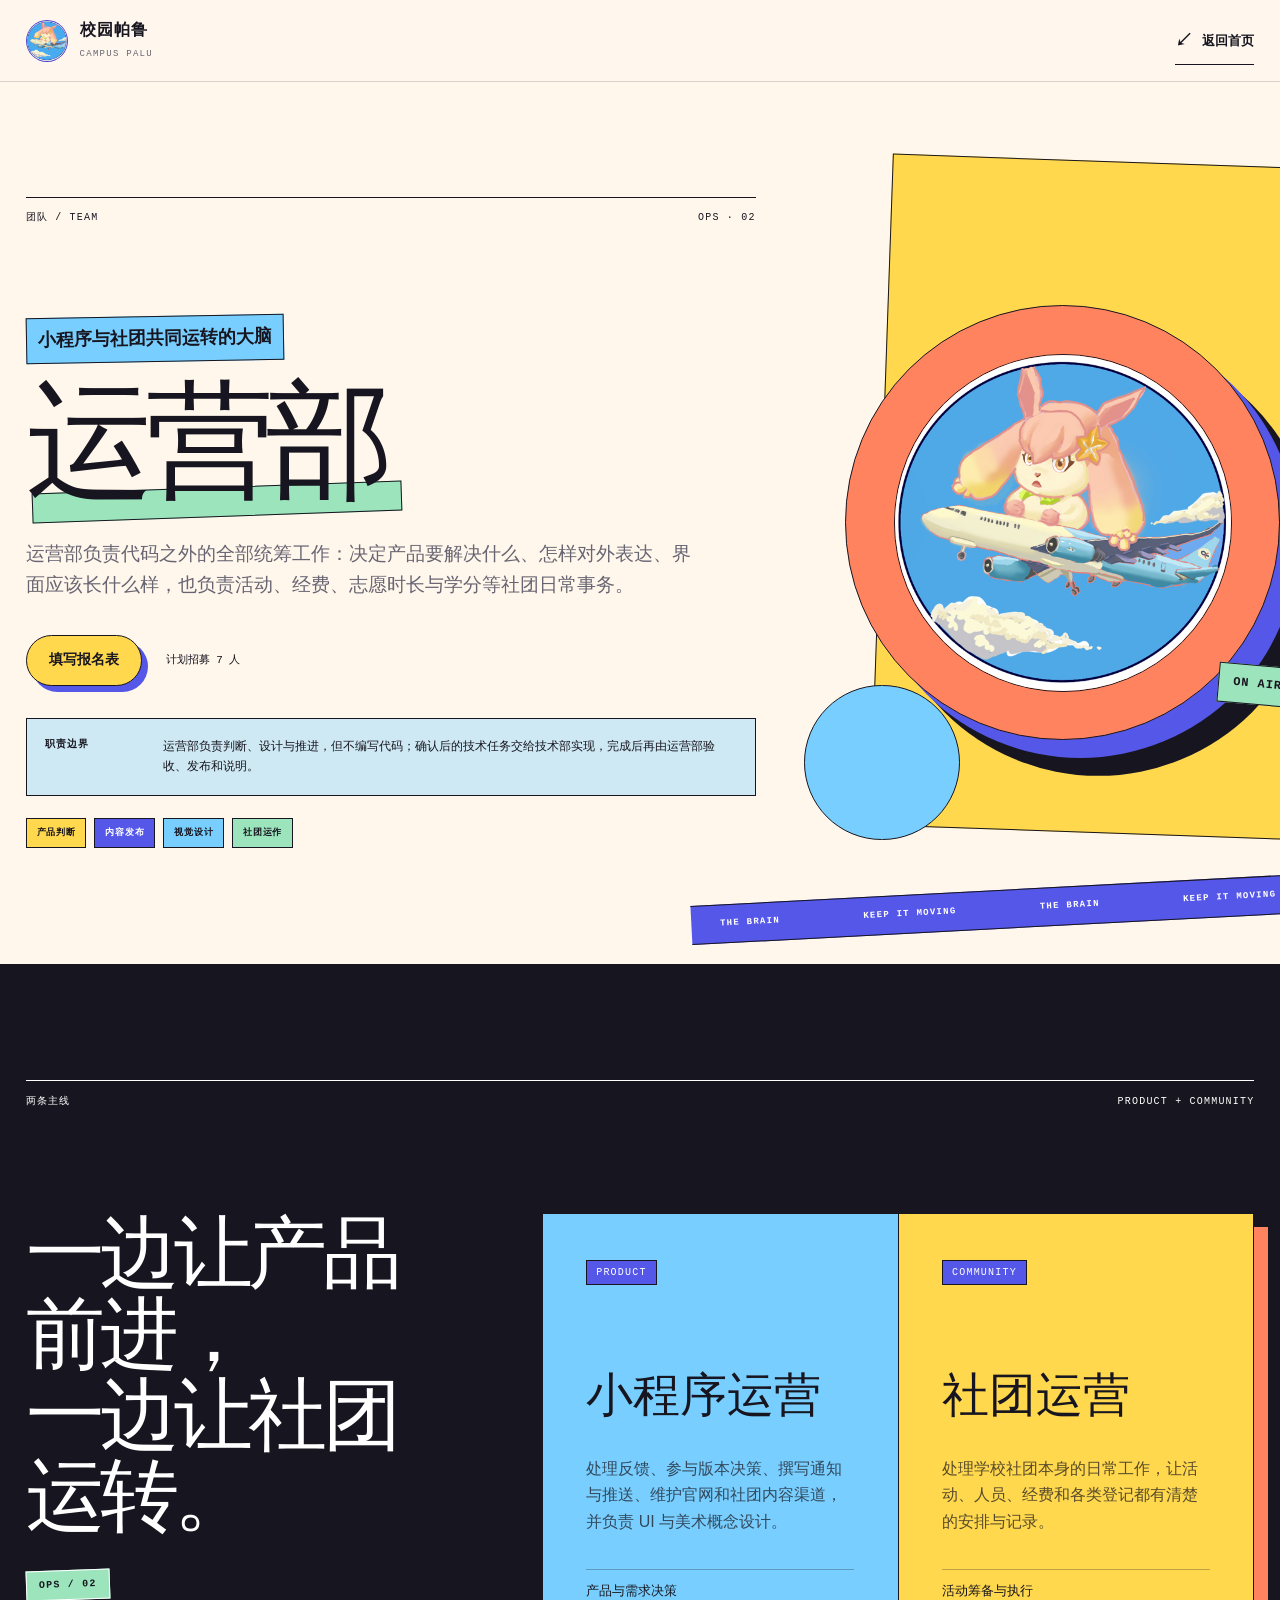
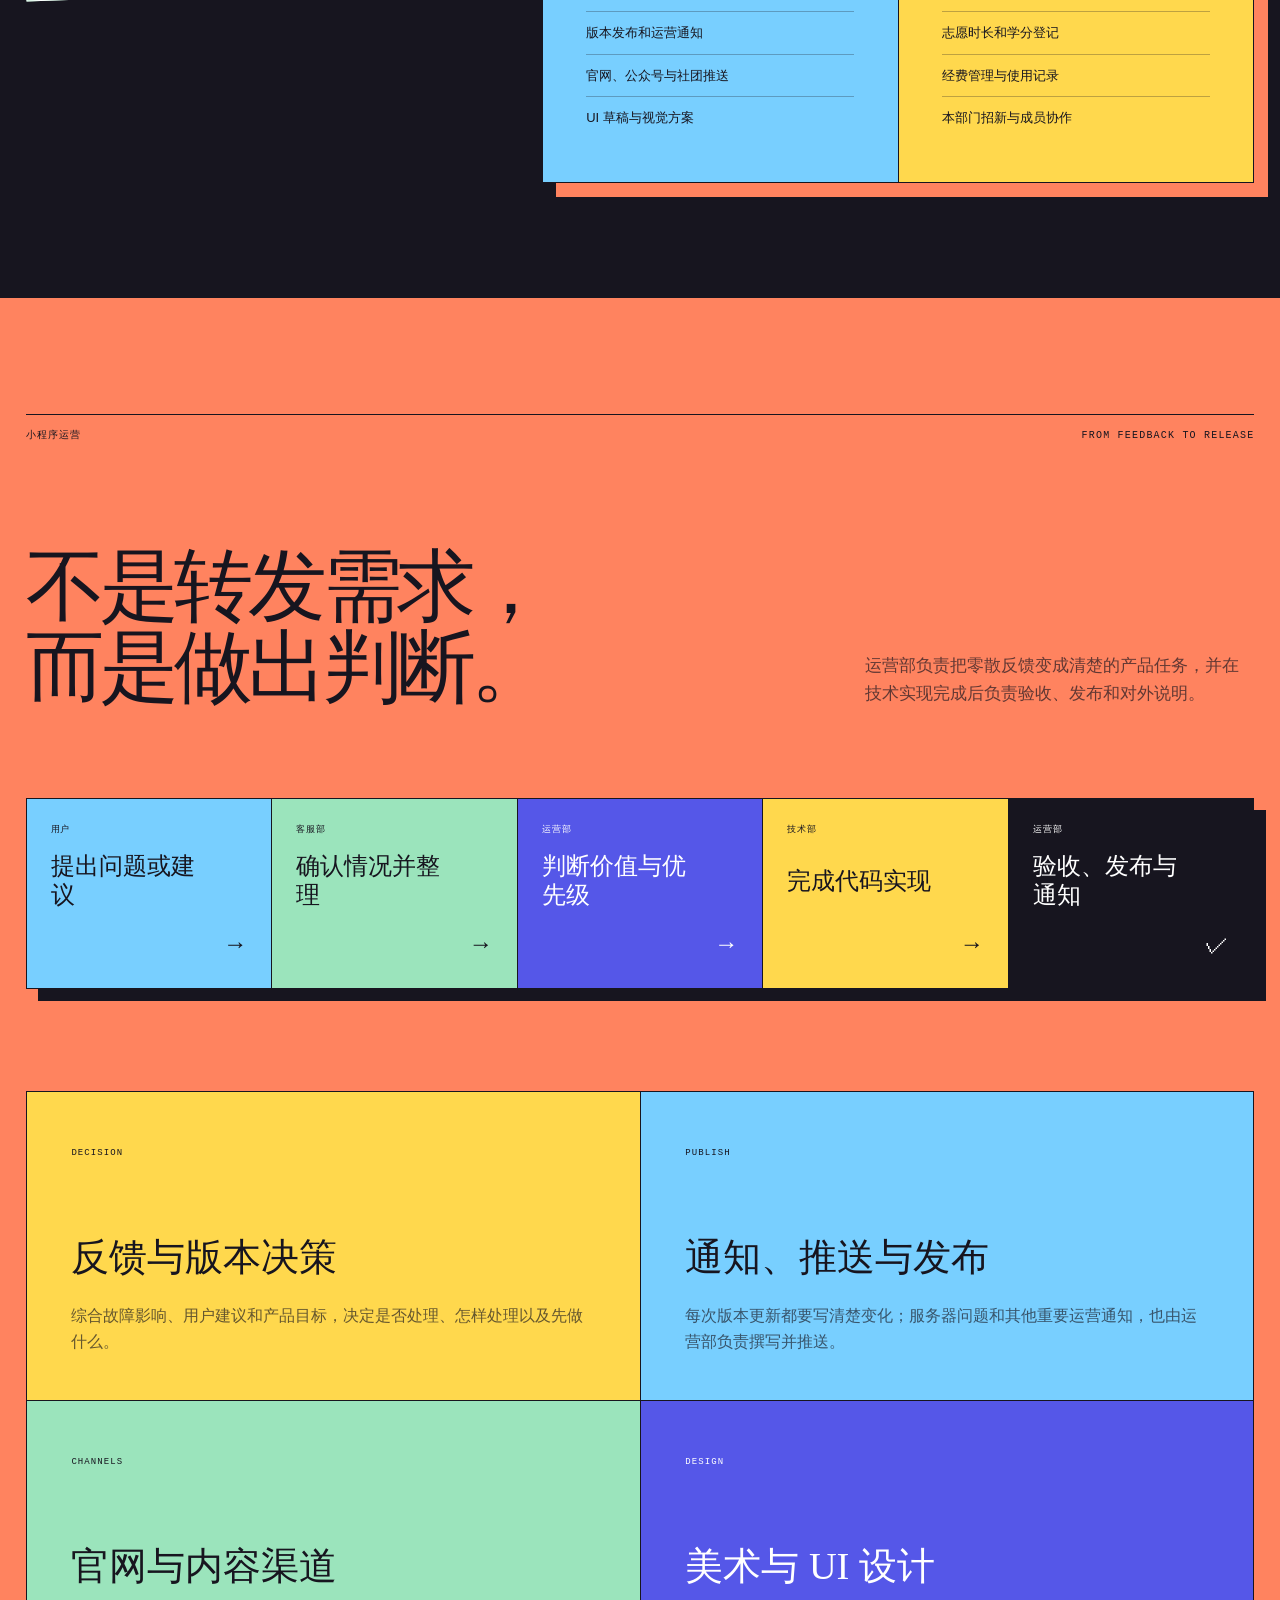
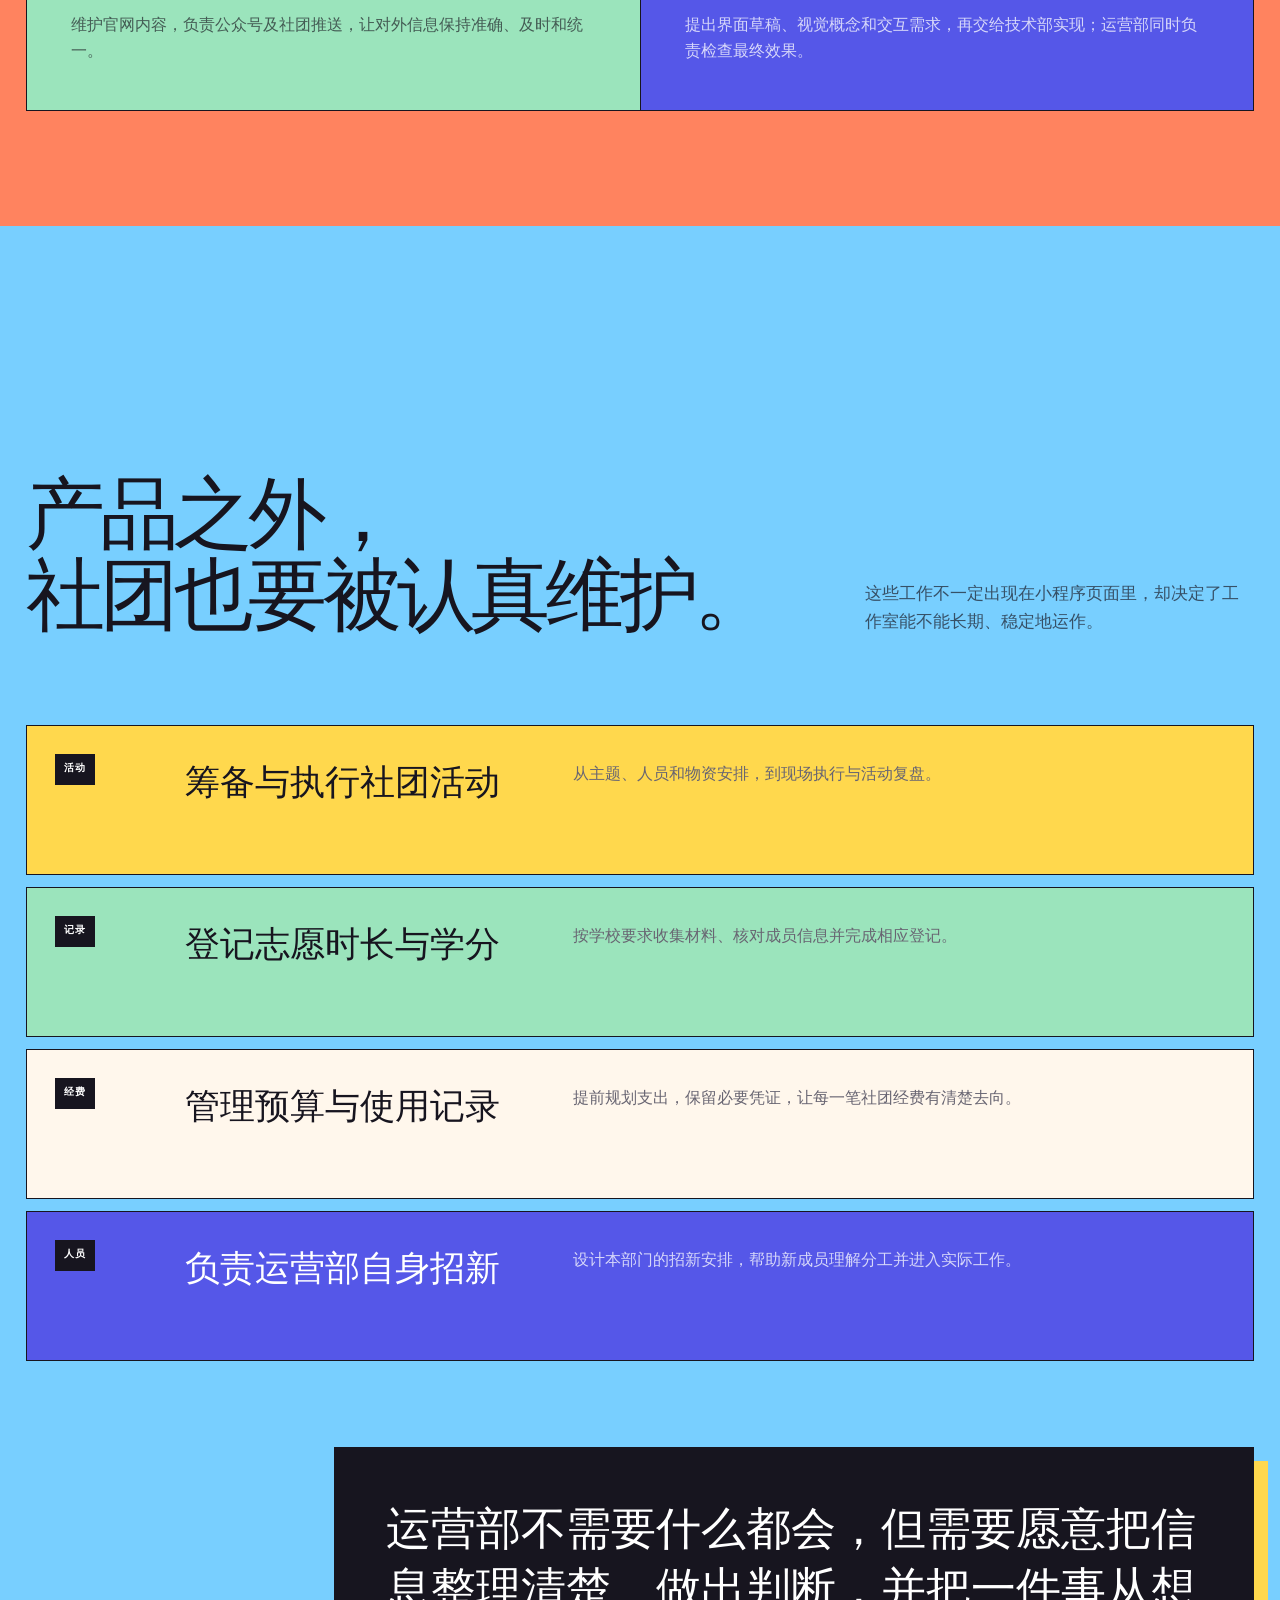
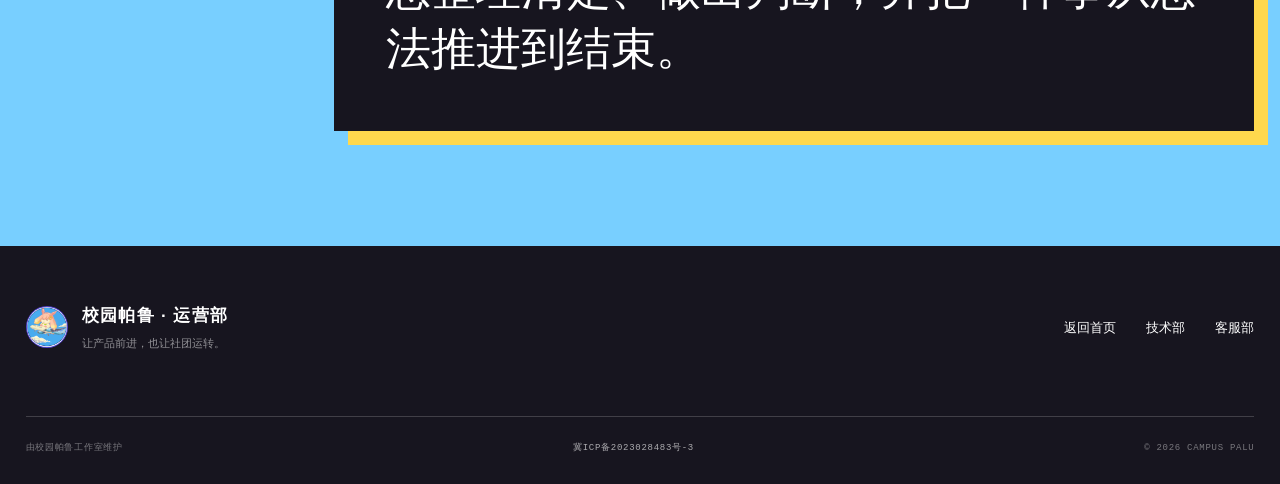
<file: operations.html>
<!doctype html>
<html lang="zh-CN">
  <head>
    <meta charset="UTF-8" />
    <meta name="viewport" content="width=device-width, initial-scale=1.0" />
    <meta name="description" content="校园帕鲁工作室运营部介绍：统筹产品运营、美术设计、内容发布与社团运作。" />
    <meta name="theme-color" content="#ff8a63" />
    <title>运营部｜凌音小窝</title>
    <link rel="icon" href="./assets/palu-app-icon.png" type="image/png" />
    <link rel="apple-touch-icon" href="./assets/palu-app-icon.png" />
    <link rel="stylesheet" href="./styles.css" />
    <script>document.documentElement.classList.add('js');</script>
    <script src="./script.js" defer></script>
  </head>
  <body class="department-page department-page-ops">
    <a class="skip-link" href="#main-content">跳到主要内容</a>
    <header class="site-header department-header" data-header>
      <a class="brand" href="./index.html" aria-label="返回校园帕鲁首页"><img class="brand-mark brand-logo" src="./assets/palu-app-icon.png" alt="" /><span class="brand-name">校园帕鲁</span><span class="brand-en">CAMPUS PALU</span></a>
      <a class="back-home" href="./index.html"><span aria-hidden="true">↙</span> 返回首页</a>
    </header>
    <main id="main-content">
      <section class="dept-hero">
        <div class="dept-hero-copy reveal">
          <div class="dept-coordinate"><span>团队 / TEAM</span><span>OPS · 02</span></div>
          <p class="dept-kicker">小程序与社团共同运转的大脑</p>
          <h1>运营部</h1>
          <p class="dept-lead">运营部负责代码之外的全部统筹工作：决定产品要解决什么、怎样对外表达、界面应该长什么样，也负责活动、经费、志愿时长与学分等社团日常事务。</p>
          <div class="dept-hero-actions"><a class="button dept-button" href="https://docs.qq.com/form/page/DSndFY3RuSkpsd05O" target="_blank" rel="noopener noreferrer">填写报名表</a><span>计划招募 7 人</span></div>
          <p class="dept-boundary"><strong>职责边界</strong><span>运营部负责判断、设计与推进，但不编写代码；确认后的技术任务交给技术部实现，完成后再由运营部验收、发布和说明。</span></p>
          <div class="ops-color-key reveal" aria-label="运营部工作关键词"><span>产品判断</span><span>内容发布</span><span>视觉设计</span><span>社团运作</span></div>
        </div>
        <div class="dept-emblem reveal" aria-hidden="true"><img src="./assets/palu-app-icon.png" alt="" /><span>ON AIR</span></div>
        <div class="ops-ribbon" aria-hidden="true"><span>THE BRAIN</span><span>KEEP IT MOVING</span><span>THE BRAIN</span><span>KEEP IT MOVING</span></div>
      </section>

      <section class="dept-section dept-overview" aria-labelledby="ops-overview-title">
        <div class="dept-section-head reveal"><span>两条主线</span><span>PRODUCT + COMMUNITY</span></div>
        <div class="ops-domain-intro">
          <h2 id="ops-overview-title" class="reveal">一边让产品前进，<br />一边让社团运转。</h2>
          <div class="ops-domain-grid">
            <article class="ops-domain-card reveal"><span>PRODUCT</span><h3>小程序运营</h3><p>处理反馈、参与版本决策、撰写通知与推送、维护官网和社团内容渠道，并负责 UI 与美术概念设计。</p><ul><li>产品与需求决策</li><li>版本发布和运营通知</li><li>官网、公众号与社团推送</li><li>UI 草稿与视觉方案</li></ul></article>
            <article class="ops-domain-card reveal"><span>COMMUNITY</span><h3>社团运营</h3><p>处理学校社团本身的日常工作，让活动、人员、经费和各类登记都有清楚的安排与记录。</p><ul><li>活动筹备与执行</li><li>志愿时长和学分登记</li><li>经费管理与使用记录</li><li>本部门招新与成员协作</li></ul></article>
          </div>
        </div>
      </section>

      <section class="dept-section dept-resources ops-product" aria-labelledby="ops-product-title">
        <div class="dept-section-head reveal"><span>小程序运营</span><span>FROM FEEDBACK TO RELEASE</span></div>
        <div class="resource-heading reveal"><h2 id="ops-product-title">不是转发需求，<br />而是做出判断。</h2><p>运营部负责把零散反馈变成清楚的产品任务，并在技术实现完成后负责验收、发布和对外说明。</p></div>
        <ol class="handoff-flow reveal">
          <li><span>用户</span><strong>提出问题或建议</strong></li>
          <li><span>客服部</span><strong>确认情况并整理</strong></li>
          <li class="is-core"><span>运营部</span><strong>判断价值与优先级</strong></li>
          <li><span>技术部</span><strong>完成代码实现</strong></li>
          <li class="is-core"><span>运营部</span><strong>验收、发布与通知</strong></li>
        </ol>
        <div class="ops-responsibility-grid">
          <article class="reveal"><span>DECISION</span><h3>反馈与版本决策</h3><p>综合故障影响、用户建议和产品目标，决定是否处理、怎样处理以及先做什么。</p></article>
          <article class="reveal"><span>PUBLISH</span><h3>通知、推送与发布</h3><p>每次版本更新都要写清楚变化；服务器问题和其他重要运营通知，也由运营部负责撰写并推送。</p></article>
          <article class="reveal"><span>CHANNELS</span><h3>官网与内容渠道</h3><p>维护官网内容，负责公众号及社团推送，让对外信息保持准确、及时和统一。</p></article>
          <article class="reveal"><span>DESIGN</span><h3>美术与 UI 设计</h3><p>提出界面草稿、视觉概念和交互需求，再交给技术部实现；运营部同时负责检查最终效果。</p></article>
        </div>
      </section>

      <section class="dept-section ops-community" aria-labelledby="ops-community-title">
        <div class="dept-section-head reveal"><span>社团运营</span><span>KEEP THE STUDIO RUNNING</span></div>
        <div class="resource-heading reveal"><h2 id="ops-community-title">产品之外，<br />社团也要被认真维护。</h2><p>这些工作不一定出现在小程序页面里，却决定了工作室能不能长期、稳定地运作。</p></div>
        <div class="community-ledger">
          <article class="reveal"><span>活动</span><h3>筹备与执行社团活动</h3><p>从主题、人员和物资安排，到现场执行与活动复盘。</p></article>
          <article class="reveal"><span>记录</span><h3>登记志愿时长与学分</h3><p>按学校要求收集材料、核对成员信息并完成相应登记。</p></article>
          <article class="reveal"><span>经费</span><h3>管理预算与使用记录</h3><p>提前规划支出，保留必要凭证，让每一笔社团经费有清楚去向。</p></article>
          <article class="reveal"><span>人员</span><h3>负责运营部自身招新</h3><p>设计本部门的招新安排，帮助新成员理解分工并进入实际工作。</p></article>
        </div>
        <p class="ops-closing reveal">运营部不需要什么都会，但需要愿意把信息整理清楚、做出判断，并把一件事从想法推进到结束。</p>
      </section>
    </main>
    <footer class="site-footer department-footer">
      <div class="footer-brand"><img class="brand-mark brand-logo" src="./assets/palu-app-icon.png" alt="" /><div><strong>校园帕鲁 · 运营部</strong><span>让产品前进，也让社团运转。</span></div></div>
      <div class="footer-links"><a href="./index.html">返回首页</a><a href="./development.html">技术部</a><a href="./support.html">客服部</a></div>
      <div class="footer-meta"><span>由校园帕鲁工作室维护</span><a class="footer-filing" href="https://beian.miit.gov.cn/" target="_blank" rel="noopener noreferrer">冀ICP备2023028483号-3</a><span>© <span data-year>2026</span> CAMPUS PALU</span></div>
    </footer>
  </body>
</html>
</file>
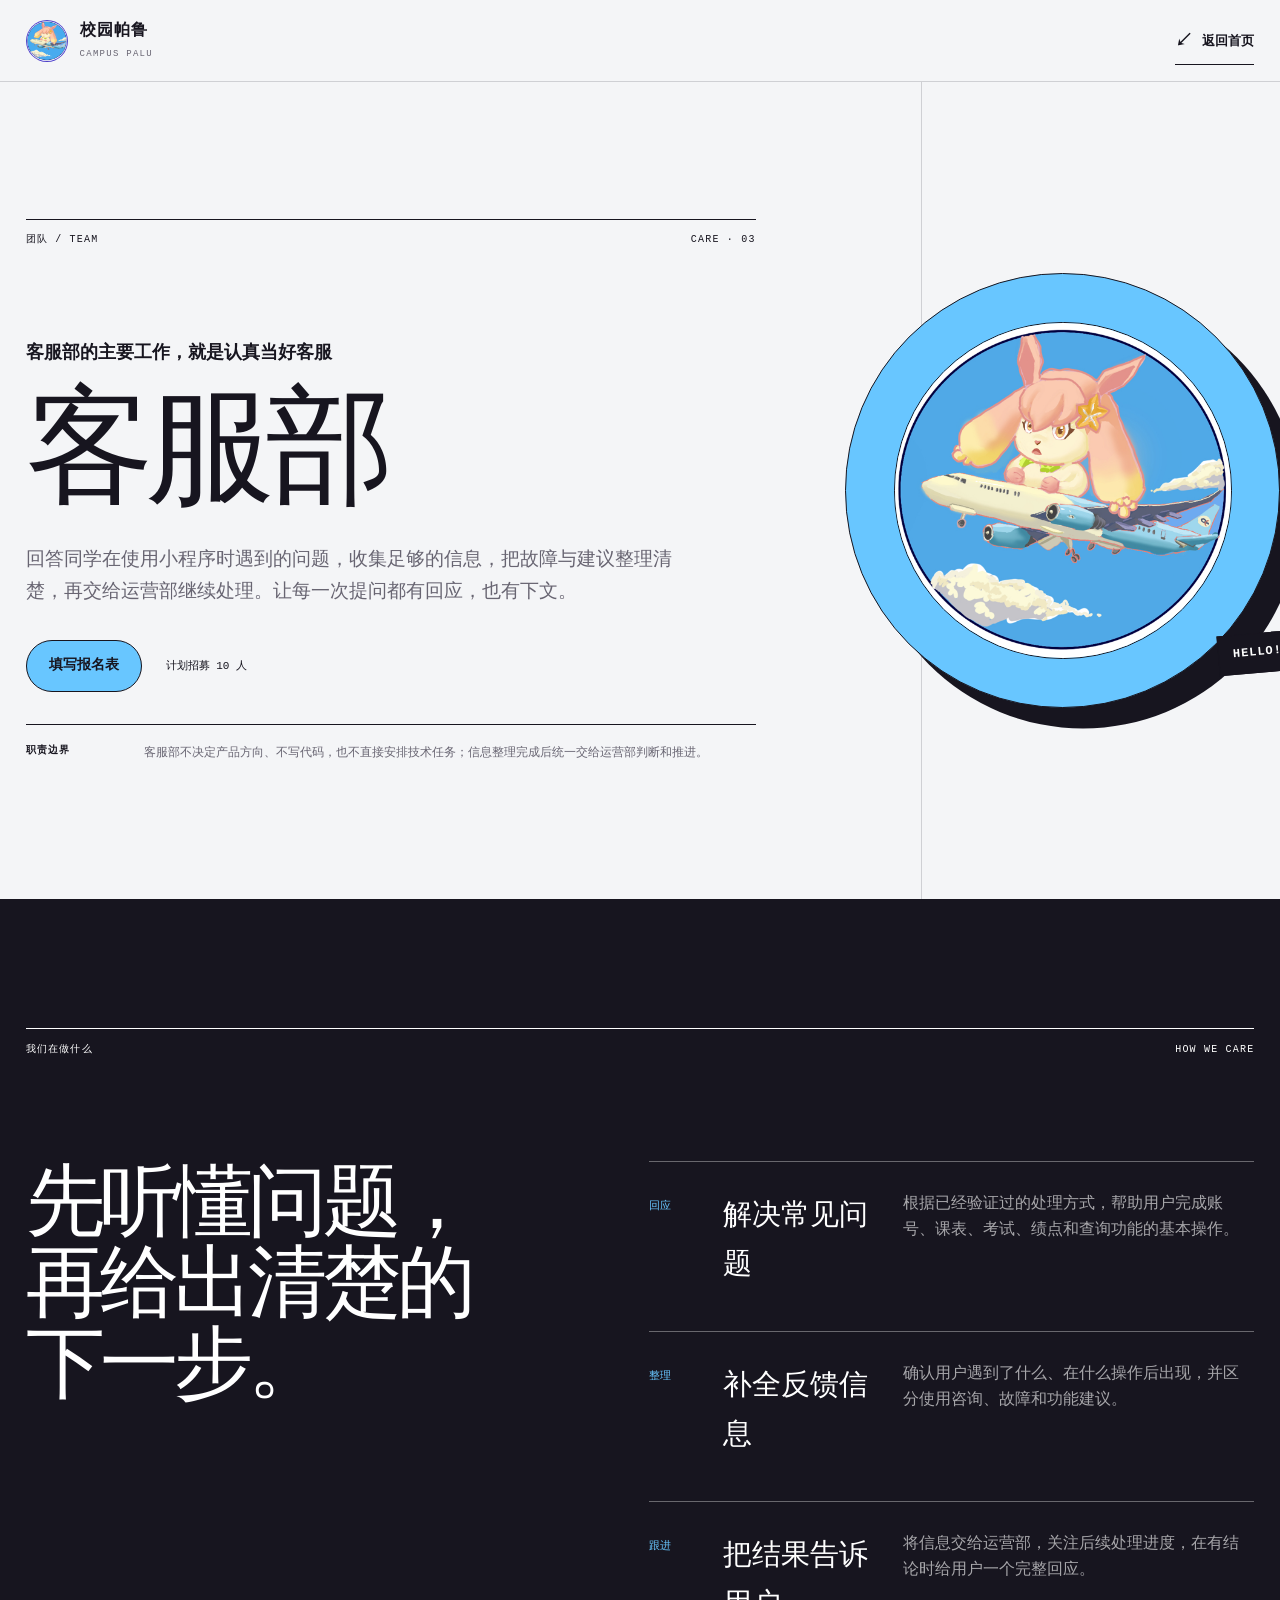
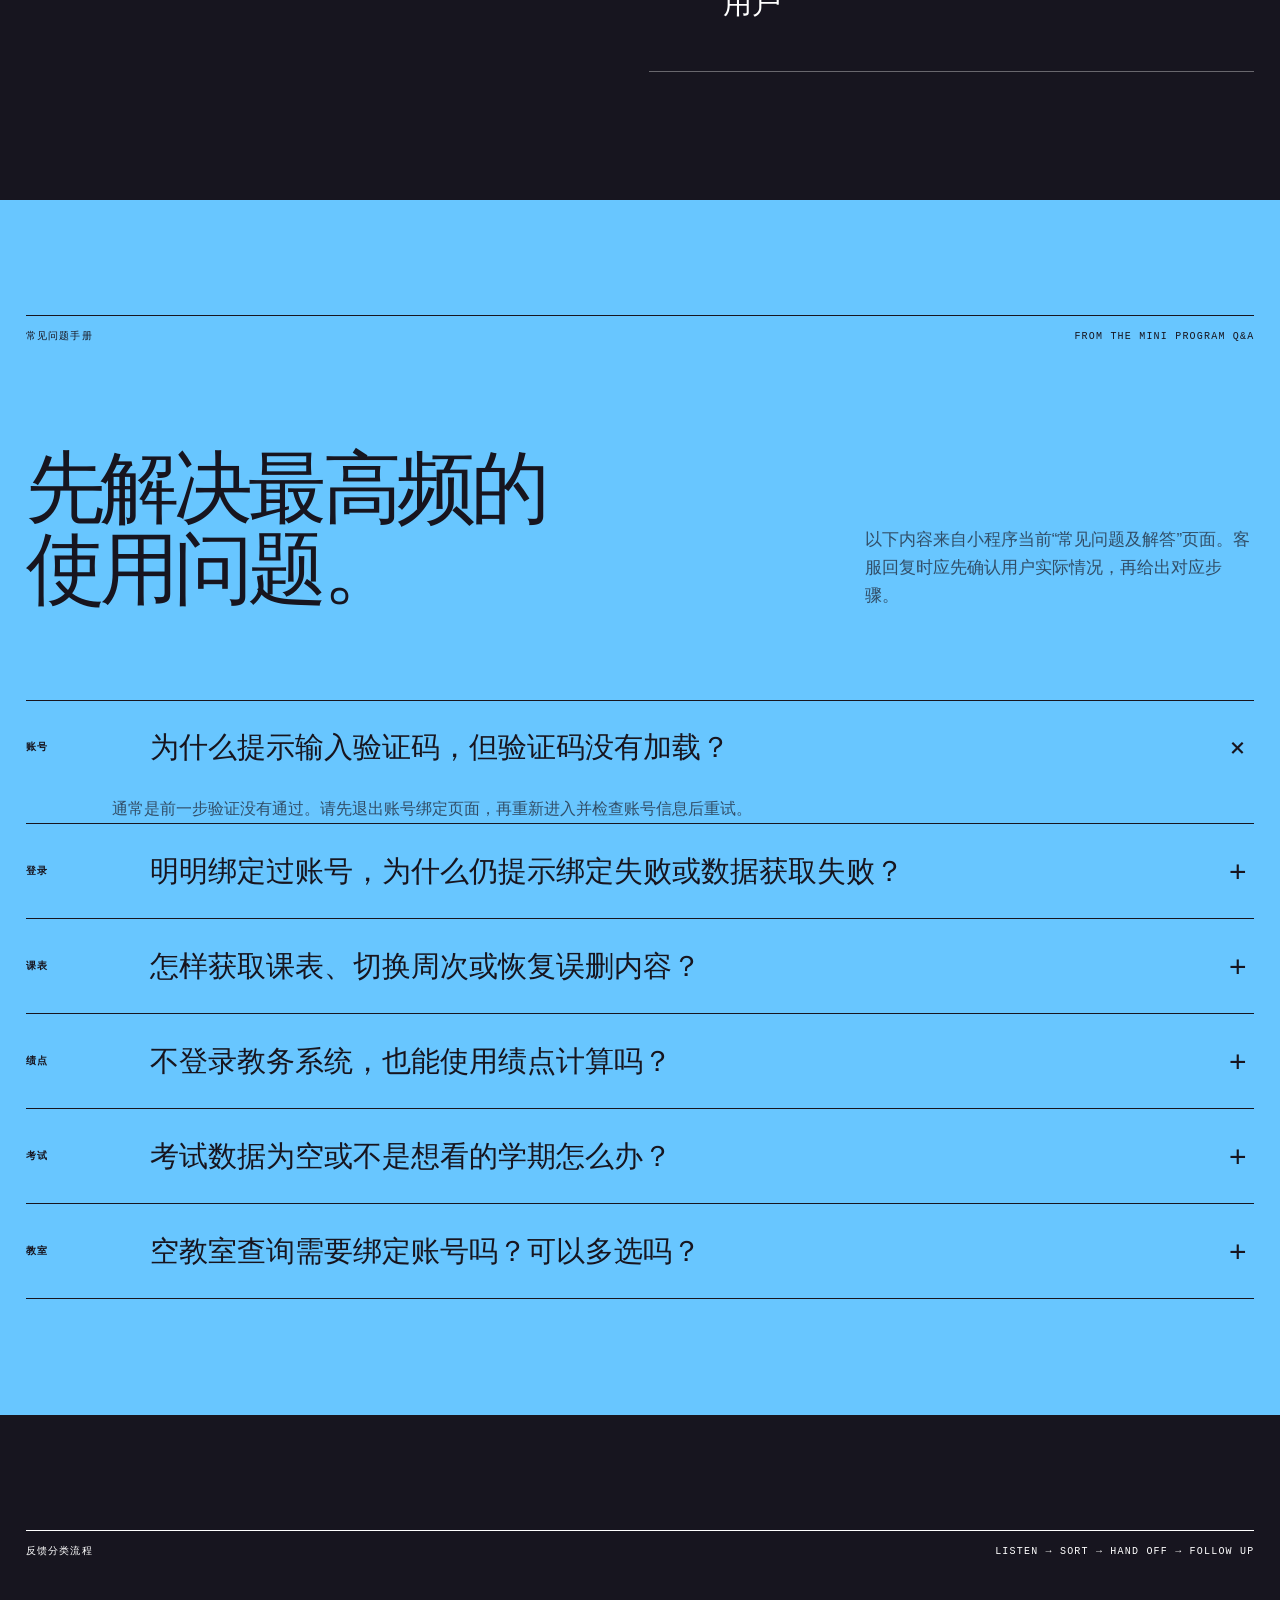
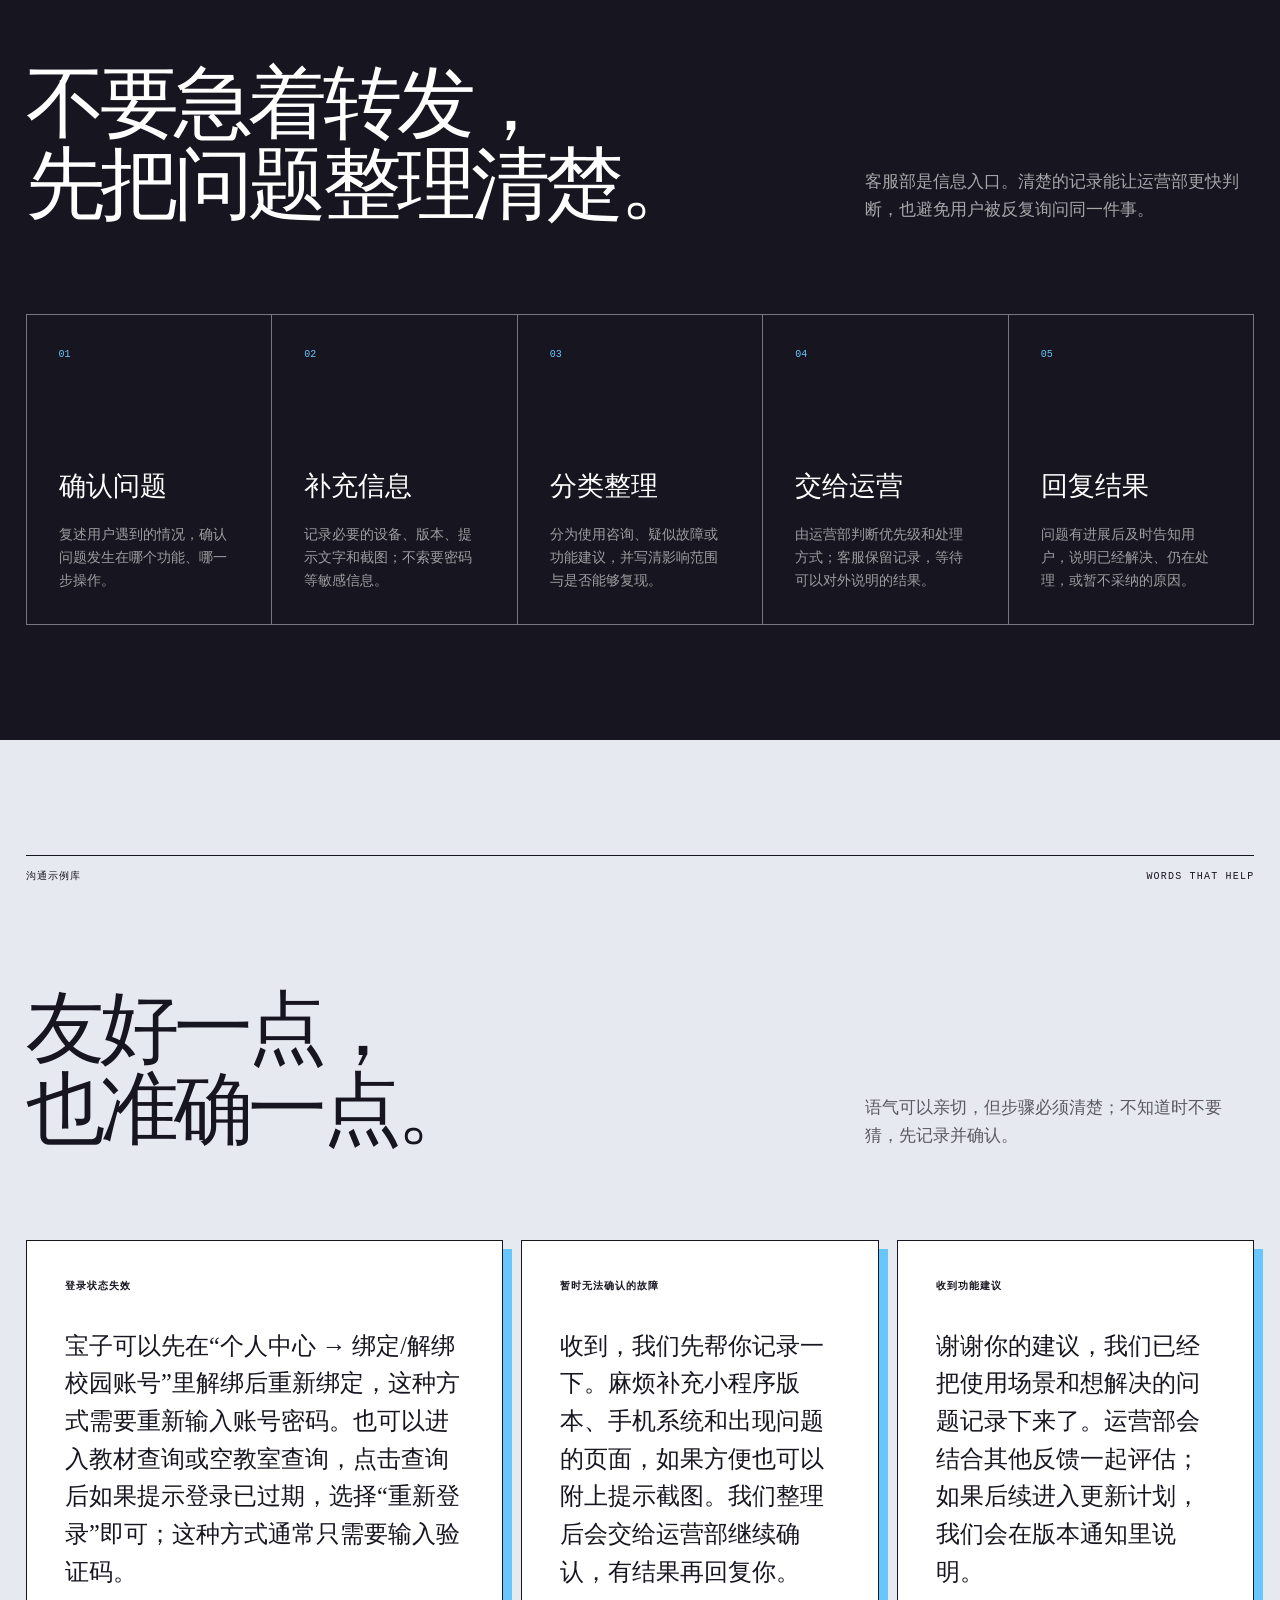
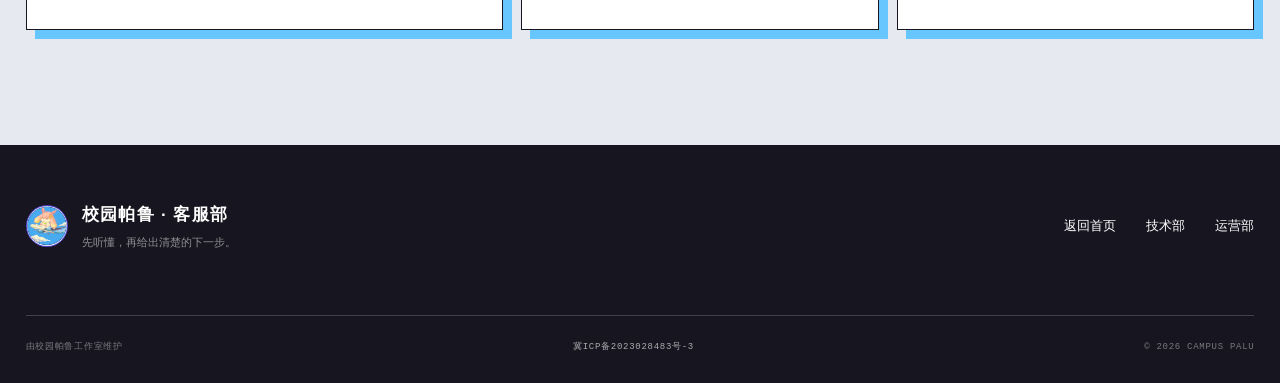
<file: support.html>
<!doctype html>
<html lang="zh-CN">
  <head>
    <meta charset="UTF-8" />
    <meta name="viewport" content="width=device-width, initial-scale=1.0" />
    <meta name="description" content="校园帕鲁工作室客服部介绍：回答用户问题、整理反馈并认真跟进。" />
    <meta name="theme-color" content="#68c6ff" />
    <title>客服部｜凌音小窝</title>
    <link rel="icon" href="./assets/palu-app-icon.png" type="image/png" />
    <link rel="apple-touch-icon" href="./assets/palu-app-icon.png" />
    <link rel="stylesheet" href="./styles.css" />
    <script>document.documentElement.classList.add('js');</script>
    <script src="./script.js" defer></script>
  </head>
  <body class="department-page department-page-care">
    <a class="skip-link" href="#main-content">跳到主要内容</a>
    <header class="site-header department-header" data-header>
      <a class="brand" href="./index.html" aria-label="返回校园帕鲁首页"><img class="brand-mark brand-logo" src="./assets/palu-app-icon.png" alt="" /><span class="brand-name">校园帕鲁</span><span class="brand-en">CAMPUS PALU</span></a>
      <a class="back-home" href="./index.html"><span aria-hidden="true">↙</span> 返回首页</a>
    </header>
    <main id="main-content">
      <section class="dept-hero">
        <div class="dept-hero-copy reveal">
          <div class="dept-coordinate"><span>团队 / TEAM</span><span>CARE · 03</span></div>
          <p class="dept-kicker">客服部的主要工作，就是认真当好客服</p>
          <h1>客服部</h1>
          <p class="dept-lead">回答同学在使用小程序时遇到的问题，收集足够的信息，把故障与建议整理清楚，再交给运营部继续处理。让每一次提问都有回应，也有下文。</p>
          <div class="dept-hero-actions"><a class="button dept-button" href="https://docs.qq.com/form/page/DSndFY3RuSkpsd05O" target="_blank" rel="noopener noreferrer">填写报名表</a><span>计划招募 10 人</span></div>
          <p class="dept-boundary"><strong>职责边界</strong><span>客服部不决定产品方向、不写代码，也不直接安排技术任务；信息整理完成后统一交给运营部判断和推进。</span></p>
        </div>
        <div class="dept-emblem reveal" aria-hidden="true"><img src="./assets/palu-app-icon.png" alt="" /><span>HELLO!</span></div>
      </section>

      <section class="dept-section dept-overview" aria-labelledby="care-overview-title">
        <div class="dept-section-head reveal"><span>我们在做什么</span><span>HOW WE CARE</span></div>
        <div class="dept-overview-grid">
          <h2 id="care-overview-title" class="reveal">先听懂问题，<br />再给出清楚的下一步。</h2>
          <div class="dept-facts reveal">
            <article><span>回应</span><h3>解决常见问题</h3><p>根据已经验证过的处理方式，帮助用户完成账号、课表、考试、绩点和查询功能的基本操作。</p></article>
            <article><span>整理</span><h3>补全反馈信息</h3><p>确认用户遇到了什么、在什么操作后出现，并区分使用咨询、故障和功能建议。</p></article>
            <article><span>跟进</span><h3>把结果告诉用户</h3><p>将信息交给运营部，关注后续处理进度，在有结论时给用户一个完整回应。</p></article>
          </div>
        </div>
      </section>

      <section class="dept-section dept-resources care-faq" aria-labelledby="care-faq-title">
        <div class="dept-section-head reveal"><span>常见问题手册</span><span>FROM THE MINI PROGRAM Q&amp;A</span></div>
        <div class="resource-heading reveal"><h2 id="care-faq-title">先解决最高频的<br />使用问题。</h2><p>以下内容来自小程序当前“常见问题及解答”页面。客服回复时应先确认用户实际情况，再给出对应步骤。</p></div>
        <div class="faq-list reveal">
          <details open><summary><span>账号</span>为什么提示输入验证码，但验证码没有加载？</summary><p>通常是前一步验证没有通过。请先退出账号绑定页面，再重新进入并检查账号信息后重试。</p></details>
          <details><summary><span>登录</span>明明绑定过账号，为什么仍提示绑定失败或数据获取失败？</summary><p>校园登录状态可能已经失效。可以在“个人中心 → 绑定/解绑校园账号”中解绑后重新绑定；也可以在教材查询、空教室查询等页面点击查询，根据“登录已过期”提示选择重新登录。</p></details>
          <details><summary><span>课表</span>怎样获取课表、切换周次或恢复误删内容？</summary><p>完成校园账号绑定后，进入课表详情即可获取。点击标题或左右滑动可以切换周次；如果误删课程，可以下拉重新获取，但自行添加和调整的内容也会被清除。</p></details>
          <details><summary><span>绩点</span>不登录教务系统，也能使用绩点计算吗？</summary><p>可以手动添加课程与成绩。需要从教务系统导入时，应先创建对应学期，再选择正确的学年学期，避免重复导入。</p></details>
          <details><summary><span>考试</span>考试数据为空或不是想看的学期怎么办？</summary><p>点击页面标题切换学期，并下拉刷新。若仍显示无安排，可能是教务系统尚未发布；最终信息请以教务系统为准。</p></details>
          <details><summary><span>教室</span>空教室查询需要绑定账号吗？可以多选吗？</summary><p>需要先绑定校园账号，查询条件支持多选。如果结果为空，也应先检查校园登录状态是否已经失效。</p></details>
        </div>
      </section>

      <section class="dept-section feedback-section" aria-labelledby="feedback-title">
        <div class="dept-section-head reveal"><span>反馈分类流程</span><span>LISTEN → SORT → HAND OFF → FOLLOW UP</span></div>
        <div class="resource-heading reveal"><h2 id="feedback-title">不要急着转发，<br />先把问题整理清楚。</h2><p>客服部是信息入口。清楚的记录能让运营部更快判断，也避免用户被反复询问同一件事。</p></div>
        <ol class="feedback-flow reveal">
          <li><span>01</span><div><strong>确认问题</strong><p>复述用户遇到的情况，确认问题发生在哪个功能、哪一步操作。</p></div></li>
          <li><span>02</span><div><strong>补充信息</strong><p>记录必要的设备、版本、提示文字和截图；不索要密码等敏感信息。</p></div></li>
          <li><span>03</span><div><strong>分类整理</strong><p>分为使用咨询、疑似故障或功能建议，并写清影响范围与是否能够复现。</p></div></li>
          <li><span>04</span><div><strong>交给运营</strong><p>由运营部判断优先级和处理方式；客服保留记录，等待可以对外说明的结果。</p></div></li>
          <li><span>05</span><div><strong>回复结果</strong><p>问题有进展后及时告知用户，说明已经解决、仍在处理，或暂不采纳的原因。</p></div></li>
        </ol>
      </section>

      <section class="dept-section care-examples" aria-labelledby="examples-title">
        <div class="dept-section-head reveal"><span>沟通示例库</span><span>WORDS THAT HELP</span></div>
        <div class="resource-heading reveal"><h2 id="examples-title">友好一点，<br />也准确一点。</h2><p>语气可以亲切，但步骤必须清楚；不知道时不要猜，先记录并确认。</p></div>
        <div class="example-grid">
          <article class="message-example reveal"><span>登录状态失效</span><blockquote>宝子可以先在“个人中心 → 绑定/解绑校园账号”里解绑后重新绑定，这种方式需要重新输入账号密码。也可以进入教材查询或空教室查询，点击查询后如果提示登录已过期，选择“重新登录”即可；这种方式通常只需要输入验证码。</blockquote></article>
          <article class="message-example reveal"><span>暂时无法确认的故障</span><blockquote>收到，我们先帮你记录一下。麻烦补充小程序版本、手机系统和出现问题的页面，如果方便也可以附上提示截图。我们整理后会交给运营部继续确认，有结果再回复你。</blockquote></article>
          <article class="message-example reveal"><span>收到功能建议</span><blockquote>谢谢你的建议，我们已经把使用场景和想解决的问题记录下来了。运营部会结合其他反馈一起评估；如果后续进入更新计划，我们会在版本通知里说明。</blockquote></article>
        </div>
      </section>
    </main>
    <footer class="site-footer department-footer">
      <div class="footer-brand"><img class="brand-mark brand-logo" src="./assets/palu-app-icon.png" alt="" /><div><strong>校园帕鲁 · 客服部</strong><span>先听懂，再给出清楚的下一步。</span></div></div>
      <div class="footer-links"><a href="./index.html">返回首页</a><a href="./development.html">技术部</a><a href="./operations.html">运营部</a></div>
      <div class="footer-meta"><span>由校园帕鲁工作室维护</span><a class="footer-filing" href="https://beian.miit.gov.cn/" target="_blank" rel="noopener noreferrer">冀ICP备2023028483号-3</a><span>© <span data-year>2026</span> CAMPUS PALU</span></div>
    </footer>
  </body>
</html>
</file>
<file: styles.css>
:root {
  --ink: #17151f;
  --paper: #f4f5f7;
  --white: #fff;
  --purple: #6252ff;
  --lilac: #dcd7ff;
  --orange: #ff5c35;
  --line: rgb(23 21 31 / 16%);
  --muted: #686572;
  --display: "Source Han Serif SC", "Noto Serif SC", "Songti SC", STSong, serif;
  --sans: "HarmonyOS Sans SC", MiSans, "Noto Sans SC", "Microsoft YaHei", sans-serif;
  --mono: "SFMono-Regular", Consolas, "Liberation Mono", monospace;
  --gutter: clamp(24px, 2vw, 64px);
  --shell: calc(100% - (var(--gutter) * 2));
  --header-height: 82px;
}

* { box-sizing: border-box; }
html { scroll-behavior: smooth; scroll-padding-top: calc(var(--header-height) + 24px); }
body { margin: 0; color: var(--ink); background: var(--paper); font-family: var(--sans); font-size: 16px; line-height: 1.65; -webkit-font-smoothing: antialiased; }
body.menu-open { overflow: hidden; }
body.menu-open .site-header { background: var(--paper); }
a { color: inherit; text-decoration: none; }
button, a { -webkit-tap-highlight-color: transparent; }
button { color: inherit; font: inherit; }
p, h1, h2, h3, ul, ol { margin-top: 0; }
:focus-visible { outline: 3px solid var(--orange); outline-offset: 4px; }

.skip-link { position: fixed; z-index: 100; top: 12px; left: 12px; padding: 10px 16px; color: #fff; background: var(--ink); transform: translateY(-160%); transition: transform 180ms ease; }
.skip-link:focus { transform: translateY(0); }
.notice-strip { min-height: 38px; padding: 7px 24px; display: flex; align-items: center; justify-content: center; gap: 24px; color: #fff; background: var(--ink); font-size: 12px; letter-spacing: .04em; }
.notice-strip p { margin: 0; }
.notice-strip a { padding-left: 24px; border-left: 1px solid rgb(255 255 255 / 32%); font-weight: 700; }

.site-header { position: sticky; z-index: 50; top: 0; width: 100%; height: var(--header-height); padding: 0 var(--gutter); display: flex; align-items: center; justify-content: space-between; background: rgb(244 245 247 / 86%); border-bottom: 1px solid transparent; backdrop-filter: blur(18px); transition: border-color 180ms ease, background 180ms ease; }
.site-header.is-scrolled { border-color: var(--line); background: rgb(244 245 247 / 96%); }
.brand { display: grid; grid-template-columns: 42px auto; grid-template-rows: auto auto; column-gap: 12px; align-items: center; line-height: 1; }
.brand-mark { width: 42px; height: 42px; grid-row: 1 / 3; display: grid; place-items: center; color: #fff; background: var(--purple); border-radius: 50%; font-family: var(--display); font-size: 20px; font-weight: 700; }
.brand-logo { object-fit: cover; border: 1px solid rgb(23 21 31 / 24%); }
.brand-name { font-size: 16px; font-weight: 800; letter-spacing: .08em; }
.brand-en { margin-top: 6px; color: var(--muted); font-family: var(--mono); font-size: 9px; letter-spacing: .14em; }
.site-nav { display: flex; align-items: center; gap: clamp(20px, 2.4vw, 40px); font-size: 14px; font-weight: 600; }
.site-nav > a:not(.nav-cta) { position: relative; }
.site-nav > a:not(.nav-cta)::after { content: ""; position: absolute; right: 0; bottom: -5px; left: 0; height: 1px; background: currentColor; transform: scaleX(0); transform-origin: right; transition: transform 180ms ease; }
.site-nav > a:not(.nav-cta):hover::after { transform: scaleX(1); transform-origin: left; }
.nav-cta { padding: 11px 17px; color: #fff; background: var(--ink); border-radius: 999px; transition: background 180ms ease, transform 180ms ease; }
.nav-cta:hover { background: var(--purple); transform: translateY(-2px); }
.menu-toggle { display: none; }

.section-shell { width: var(--shell); min-height: 100svh; margin-inline: auto; padding-block: clamp(96px, 12vw, 176px); display: flex; flex-direction: column; justify-content: center; }
.section-tag { margin-bottom: clamp(48px, 7vw, 96px); padding-top: 14px; display: flex; justify-content: space-between; border-top: 1px solid var(--ink); font-family: var(--mono); font-size: 11px; letter-spacing: .1em; text-transform: uppercase; }
.section-tag-light { border-color: rgb(255 255 255 / 36%); }
.section-title { margin-bottom: 0; font-family: var(--display); font-size: clamp(44px, 6.5vw, 94px); font-weight: 500; letter-spacing: -.055em; line-height: 1.03; }
.section-lead { max-width: 510px; margin: 8px 0 0; color: var(--muted); font-size: clamp(16px, 1.6vw, 21px); line-height: 1.7; }
.section-heading-row { margin-bottom: clamp(48px, 7vw, 90px); display: grid; grid-template-columns: minmax(0, 1.2fr) minmax(300px, .8fr); gap: 64px; align-items: end; }

.hero { min-height: calc(100svh - 38px); overflow: hidden; }
.hero-copy { position: relative; z-index: 2; width: var(--shell); margin: 0 auto; padding: clamp(64px, 8vw, 112px) 0 clamp(40px, 5vw, 72px); }
.eyebrow { margin-bottom: 30px; display: flex; align-items: center; gap: 12px; font-family: var(--mono); font-size: 11px; font-weight: 700; letter-spacing: .16em; }
.eyebrow::before { content: ""; width: 38px; height: 1px; background: currentColor; }
.hero-title { max-width: min(76vw, 1500px); margin-bottom: 42px; font-family: var(--display); font-size: clamp(70px, 9.6vw, 190px); font-weight: 500; letter-spacing: -.075em; line-height: .9; }
.hero-title span { display: block; }
.hero-title span:nth-child(2) { margin-left: clamp(0px, 7vw, 112px); }
.hero-title-accent { color: var(--purple); font-style: italic; }
.home-xiaoyin .brand-logo { background: var(--white); border-color: transparent; }
.hero-lockup { width: clamp(180px, 18vw, 250px); margin-bottom: 24px; background: var(--paper); }
.hero-lockup img { display: block; width: 100%; height: auto; mix-blend-mode: multiply; }
.home-xiaoyin .hero-title { max-width: 100%; margin-bottom: 28px; font-size: clamp(68px, 8.4vw, 156px); line-height: 1.16; }
.home-xiaoyin .hero-stage { margin-top: 0; }
.hero-translation { max-width: 600px; margin-bottom: 36px; color: var(--muted); font-family: var(--mono); font-size: clamp(12px, 1.3vw, 18px); letter-spacing: .02em; }
.hero-intro { width: min(100%, 520px); margin-left: clamp(0px, 32vw, 500px); }
.hero-intro > p { margin-bottom: 28px; font-size: clamp(17px, 1.6vw, 21px); }
.hero-actions { display: flex; align-items: center; gap: 28px; }
.button { min-height: 50px; padding: 13px 22px; display: inline-flex; align-items: center; justify-content: center; border: 1px solid transparent; border-radius: 999px; font-size: 14px; font-weight: 700; transition: transform 180ms ease, background 180ms ease; }
.button:hover { transform: translateY(-2px); }
.button-primary { color: #fff; background: var(--purple); }
.button-primary:hover { background: var(--ink); }
.text-link { padding-block: 8px; border-bottom: 1px solid var(--ink); font-size: 14px; font-weight: 700; }

.hero-stage { position: relative; min-height: max(780px, 100svh); margin-top: clamp(-130px, -7vw, -70px); background: var(--lilac); border-block: 1px solid var(--ink); isolation: isolate; }
.hero-stage::before, .hero-stage::after { content: ""; position: absolute; z-index: -1; background: rgb(255 255 255 / 70%); }
.hero-stage::before { top: 0; bottom: 0; left: 21%; width: 1px; }
.hero-stage::after { top: 55%; right: 0; left: 0; height: 1px; }
.hero-word { position: absolute; z-index: -1; top: 50%; left: 50%; color: var(--purple); font-family: var(--display); font-size: clamp(200px, 38vw, 620px); font-weight: 700; letter-spacing: -.11em; line-height: .75; transform: translate(-52%, -48%); white-space: nowrap; }
.orbit-label { position: absolute; font-family: var(--mono); font-size: 10px; letter-spacing: .18em; writing-mode: vertical-rl; }
.orbit-label-top { top: 34px; left: 28px; }
.orbit-label-bottom { right: 28px; bottom: 34px; transform: rotate(180deg); }
.phone-shell { position: absolute; z-index: 2; top: 46%; left: 50%; width: 340px; padding: 10px; background: #0d0c12; border: 1px solid rgb(255 255 255 / 20%); border-radius: 48px; box-shadow: 0 42px 80px rgb(39 24 100 / 28%); transform: translate(-50%, -50%) rotate(2.5deg); }
.phone-topbar { height: 33px; padding-inline: 16px; display: flex; align-items: center; justify-content: space-between; color: rgb(255 255 255 / 90%); font-family: var(--mono); font-size: 9px; }
.phone-island { width: 82px; height: 22px; background: #000; border-radius: 99px; }
.phone-screen { min-height: 606px; padding: 24px 18px 20px; overflow: hidden; background: #f8f8fb; border-radius: 37px; }
.app-heading { margin-bottom: 22px; display: flex; align-items: center; justify-content: space-between; }
.app-heading strong, .app-heading span { display: block; }
.app-kicker { margin-bottom: 4px; color: #7a7584; font-size: 10px; }
.app-heading strong { font-family: var(--display); font-size: 22px; }
.avatar { width: 36px; height: 36px; display: grid !important; place-items: center; color: #fff; background: var(--purple); border-radius: 50%; font-family: var(--display); }
.today-card { padding: 16px; display: grid; grid-template-columns: 72px 1fr; gap: 16px; color: #fff; background: var(--purple); border-radius: 22px; }
.today-date { padding-right: 14px; border-right: 1px solid rgb(255 255 255 / 25%); text-align: center; }
.today-date span, .today-date strong, .today-date small { display: block; }
.today-date span { font-size: 9px; }
.today-date strong { margin: 5px 0 -4px; font-family: var(--display); font-size: 40px; line-height: 1; }
.today-date small { font-size: 9px; }
.course-list p { margin: 0 0 7px; font-size: 10px; }
.course-list p:last-child { margin-bottom: 0; }
.course-list span { margin-right: 7px; color: rgb(255 255 255 / 62%); font-family: var(--mono); font-size: 8px; }
.quick-grid { margin-block: 18px; display: grid; grid-template-columns: repeat(4, 1fr); gap: 8px; }
.quick-grid > div { display: grid; justify-items: center; gap: 7px; }
.quick-grid small { font-size: 8px; white-space: nowrap; }
.quick-icon { width: 45px; height: 45px; display: grid; place-items: center; background: #fff; border: 1px solid rgb(23 21 31 / 8%); border-radius: 15px; font-family: var(--display); font-weight: 700; }
.app-notice { padding: 14px; display: grid; grid-template-columns: 8px 1fr auto; gap: 10px; align-items: center; background: #fff; border: 1px solid rgb(23 21 31 / 8%); border-radius: 17px; }
.notice-dot { width: 8px; height: 8px; background: var(--orange); border-radius: 50%; }
.app-notice small, .app-notice strong { display: block; }
.app-notice small { color: #817d88; font-size: 8px; }
.app-notice strong { margin-top: 2px; font-size: 10px; }
.floating-card { position: absolute; z-index: 3; width: 210px; padding: 20px; background: #fff; border: 1px solid var(--ink); box-shadow: 10px 10px 0 var(--ink); }
.floating-card span, .floating-card strong, .floating-card small { display: block; }
.floating-label { margin-bottom: 24px; font-family: var(--mono); font-size: 9px; letter-spacing: .12em; }
.floating-card strong { margin-bottom: 4px; font-family: var(--display); font-size: 24px; }
.floating-card small { color: var(--muted); font-size: 11px; }
.floating-card-room { top: 16%; left: calc(50% - 430px); transform: rotate(-4deg); }
.floating-card-version { right: calc(50% - 440px); bottom: 16%; color: #fff; background: var(--orange); transform: rotate(3deg); }
.floating-card-version small { color: rgb(255 255 255 / 80%); }
.hero-rail { overflow: hidden; color: #fff; background: var(--ink); border-bottom: 1px solid var(--ink); }
.rail-track { width: max-content; height: 52px; display: flex; align-items: center; gap: 28px; font-size: 13px; font-weight: 700; animation: rail-move 32s linear infinite; }
.rail-track i { width: 5px; height: 5px; background: var(--orange); border-radius: 50%; }
@keyframes rail-move { to { transform: translateX(-50%); } }

.manifesto-grid { display: grid; grid-template-columns: minmax(0, 1.15fr) minmax(320px, .7fr); gap: clamp(60px, 10vw, 160px); align-items: start; }
.manifesto-copy { padding-top: 16px; font-size: clamp(17px, 1.6vw, 21px); }
.manifesto-copy p { margin-bottom: 28px; }
.manifesto-copy p:last-child { margin-bottom: 0; color: var(--muted); }

.features, .changelog, .join, .team { width: 100%; max-width: none; padding-inline: var(--gutter); }
.features { color: #fff; background: var(--ink); }
.features .section-lead { color: rgb(255 255 255 / 65%); }
.feature-grid { display: grid; grid-template-columns: repeat(2, minmax(0, 1fr)); gap: 18px; }
.feature-card { min-height: 540px; padding: clamp(28px, 4vw, 58px); position: relative; overflow: hidden; color: var(--ink); background: #fff; border-radius: 2px; }
.feature-card-wide { min-height: 590px; grid-column: span 2; display: grid; grid-template-columns: minmax(0, 1fr) minmax(320px, .8fr); gap: 60px; align-items: center; }
.feature-card-purple { color: #fff; background: var(--purple); }
.feature-card-dark { color: #fff; background: #292631; }
.feature-card-paper { background: #e7e9f0; }
.feature-index { display: block; margin-bottom: clamp(60px, 8vw, 110px); font-family: var(--mono); font-size: 10px; font-weight: 700; letter-spacing: .14em; }
.feature-card h3 { margin-bottom: 24px; font-family: var(--display); font-size: clamp(35px, 4vw, 62px); font-weight: 500; letter-spacing: -.045em; line-height: 1.1; }
.feature-card p { max-width: 520px; color: inherit; opacity: .7; font-size: 16px; }
.feature-card-wide .feature-index { margin-bottom: 54px; }
.chip-list { margin: 36px 0 0; padding: 0; display: flex; flex-wrap: wrap; gap: 8px; list-style: none; }
.chip-list li { padding: 7px 12px; border: 1px solid currentColor; border-radius: 999px; font-size: 11px; font-weight: 700; }
.feature-visual { justify-self: end; }
.transcript-card { width: min(100%, 440px); padding: 28px; background: var(--paper); border: 1px solid var(--ink); box-shadow: 15px 15px 0 var(--purple); transform: rotate(2deg); }
.transcript-head { display: flex; justify-content: space-between; font-family: var(--mono); font-size: 9px; }
.score-ring { width: 152px; height: 152px; margin: 28px auto 34px; display: grid; place-content: center; border: 12px solid var(--lilac); border-top-color: var(--purple); border-radius: 50%; text-align: center; transform: rotate(-8deg); }
.score-ring strong, .score-ring span { transform: rotate(8deg); }
.score-ring strong { font-family: var(--display); font-size: 40px; line-height: 1; }
.score-ring span { font-family: var(--mono); font-size: 9px; }
.score-row { padding: 10px 0; display: flex; justify-content: space-between; border-top: 1px solid var(--line); font-size: 12px; }
.score-row b { font-family: var(--mono); }
.mini-calendar { position: absolute; right: 36px; bottom: 42px; left: 36px; display: grid; grid-template-columns: repeat(5, 1fr); gap: 7px; }
.mini-calendar div { min-height: 110px; padding: 14px 8px; display: flex; flex-direction: column; justify-content: space-between; border: 1px solid rgb(255 255 255 / 28%); text-align: center; }
.mini-calendar span { font-family: var(--mono); font-size: 8px; }
.mini-calendar strong { font-family: var(--display); font-size: 28px; }
.mini-calendar .is-active { color: var(--purple); background: #fff; }
.campus-stat { position: absolute; right: 42px; bottom: 38px; left: 42px; display: grid; grid-template-columns: 1fr auto; align-items: end; border-top: 1px solid rgb(255 255 255 / 35%); }
.campus-stat > span { padding-top: 18px; align-self: start; font-family: var(--mono); font-size: 9px; letter-spacing: .14em; }
.campus-stat strong { grid-row: span 2; font-family: var(--display); font-size: clamp(96px, 11vw, 160px); font-weight: 500; line-height: .82; }
.campus-stat small { font-size: 12px; }
.tool-stack { height: 330px; position: relative; }
.tool-stack span { width: 250px; height: 78px; position: absolute; display: grid; place-items: center; color: #fff; background: var(--ink); border: 1px solid #fff; font-family: var(--display); font-size: 24px; box-shadow: 10px 10px 0 var(--purple); }
.tool-stack span:nth-child(1) { top: 10px; left: 10%; transform: rotate(-5deg); }
.tool-stack span:nth-child(2) { top: 112px; right: 4%; transform: rotate(4deg); }
.tool-stack span:nth-child(3) { bottom: 10px; left: 18%; transform: rotate(-2deg); }
.feature-note { margin: 28px 0 0; color: rgb(255 255 255 / 48%); font-size: 12px; }

.news-grid { display: grid; grid-template-columns: minmax(0, 1.05fr) minmax(360px, .95fr); gap: clamp(32px, 6vw, 96px); }
.news-feature { min-height: 630px; padding: clamp(30px, 4vw, 56px); position: relative; display: flex; flex-direction: column; justify-content: space-between; overflow: hidden; color: #fff; background: var(--orange); transition: transform 220ms ease, box-shadow 220ms ease; }
.news-feature:hover { transform: translate(-5px, -5px); box-shadow: 12px 12px 0 var(--ink); }
.news-feature::after { content: "招"; position: absolute; right: -.03em; bottom: -.2em; color: rgb(255 255 255 / 12%); font-family: var(--display); font-size: min(40vw, 500px); line-height: 1; }
.news-meta { display: flex; align-items: center; justify-content: space-between; font-family: var(--mono); font-size: 10px; letter-spacing: .08em; text-transform: uppercase; }
.news-feature-copy { position: relative; z-index: 1; }
.news-feature h3 { margin-bottom: 28px; font-family: var(--display); font-size: clamp(45px, 5vw, 72px); font-weight: 500; letter-spacing: -.055em; line-height: 1.06; }
.news-feature p { max-width: 420px; margin-bottom: 0; }
.news-arrow { position: absolute; right: 0; bottom: 0; font-size: 42px; }
.news-list article { padding: 0 0 38px; margin-bottom: 38px; border-bottom: 1px solid var(--ink); }
.news-list article:last-child { margin-bottom: 0; }
.news-list h3 { margin: 34px 0 12px; font-family: var(--display); font-size: clamp(28px, 3vw, 42px); font-weight: 500; letter-spacing: -.035em; line-height: 1.2; }
.news-list p { max-width: 540px; margin-bottom: 0; color: var(--muted); }

.team { background: var(--lilac); }
.team-intro { margin-bottom: clamp(64px, 9vw, 120px); display: grid; grid-template-columns: 1fr minmax(300px, .65fr); gap: 80px; align-items: end; }
.department-list { border-top: 1px solid var(--ink); }
.department { min-height: 210px; padding: 34px 0; display: grid; grid-template-columns: 120px minmax(160px, .45fr) minmax(300px, 1fr) 210px; gap: 28px; align-items: center; border-bottom: 1px solid var(--ink); transition: padding 220ms ease, background 220ms ease; }
.department:hover { padding-inline: 24px; background: rgb(255 255 255 / 42%); }
.department-code { font-family: var(--mono); font-size: 12px; letter-spacing: .12em; }
.department h3 { margin: 0; font-family: var(--display); font-size: clamp(34px, 3.6vw, 54px); font-weight: 500; }
.department p { max-width: 520px; margin: 0; color: #575362; }
.department-action { justify-self: end; display: flex; align-items: center; gap: 12px; }
.department-open { padding: 8px 12px; border: 1px solid var(--ink); border-radius: 999px; font-size: 11px; font-weight: 700; }
.department-arrow { font-size: 26px; transition: transform 180ms ease; }
.department:hover .department-arrow { transform: translate(4px, -4px); }

.department-page { --dept-accent: #d9ff6c; --dept-accent-deep: #6b7d24; background: #f4f5f7; }
.department-page-ops {
  --dept-accent: #ff835f;
  --dept-accent-deep: #8d2f13;
  --ops-yellow: #ffd84d;
  --ops-cobalt: #5557e8;
  --ops-sky: #78cfff;
  --ops-mint: #9be4bc;
  --ops-cream: #fff7ec;
}
.department-page-care { --dept-accent: #68c6ff; --dept-accent-deep: #07527f; }
.department-page .site-header { background: rgb(244 245 247 / 94%); }

/* Tech handbook: chapter-detail article body (FAQ 内嵌文章) */
.faq-list details > h3 { margin: 36px 0 16px; padding-top: 18px; border-top: 1px solid var(--ink); font-family: var(--display); font-size: clamp(24px, 2.4vw, 34px); font-weight: 500; letter-spacing: -.025em; line-height: 1.2; }
.faq-list details > h3:first-of-type { margin-top: 24px; }
.faq-list details > p { margin: 0 0 16px; font-size: 16px; line-height: 1.8; }
.faq-list details > p:last-child { margin-bottom: 0; }

/* Tech handbook: 第一段大字引言（如"为什么专门讲 ChatGPT 的购买方式"） */
.handbook-lead { max-width: 760px; margin: 28px 0 24px !important; font-size: clamp(20px, 1.8vw, 26px) !important; line-height: 1.7 !important; color: var(--ink); }

/* Tech handbook: 二级折叠 (嵌套在 .faq-list details 内部，比一级更紧凑)
   选择器统一带 .faq-list 前缀：否则会输给后面同权重的 .faq-list summary / .ch-body ul，
   二级标题会继承一级章节的 34px 大标题，正文缩进也会被重置成台阶状。 */
.faq-list .nested-details { margin: 10px 0; padding-left: 28px; border-top: 1px solid var(--line); border-left: 2px solid rgb(23 21 31 / 9%); }
.faq-list .nested-details:last-of-type { border-bottom: 1px solid var(--line); }
.faq-list .nested-details > summary { min-height: 0; padding: 24px 40px 12px 0; position: relative; display: flex; align-items: center; gap: 14px; cursor: pointer; font-family: var(--display); font-size: clamp(18px, 1.6vw, 22px); font-weight: 500; letter-spacing: -.015em; line-height: 1.35; list-style: none; color: var(--ink); }
.faq-list .nested-details > summary::-webkit-details-marker { display: none; }
.faq-list .nested-details > summary::after { content: "›"; position: absolute; right: 8px; top: 22px; font-family: var(--sans); font-size: 24px; font-weight: 300; color: var(--muted); transition: transform 180ms ease; }
.faq-list .nested-details[open] > summary::after { transform: rotate(90deg); }
.faq-list .nested-details summary > span { flex: 0 0 auto; padding: 4px 10px; border: 1px solid var(--ink); border-radius: 999px; font-family: var(--mono); font-size: 10px; letter-spacing: .08em; white-space: nowrap; }
/* 正文与二级标题共用同一条左对齐线，避免出现参差的台阶 */
.faq-list .nested-details > p { margin: 0 0 16px; padding-left: 0; color: rgb(23 21 31 / 74%); font-size: 16px; line-height: 1.9; }
.faq-list .nested-details > ul { margin: 0 0 16px; padding-left: 24px; list-style: disc; }
.faq-list .nested-details > ul > li { margin-bottom: 8px; font-size: 16px; line-height: 1.85; }
.faq-list .nested-details > ul > li::marker { color: rgb(23 21 31 / 42%); }
.faq-list .nested-details > blockquote { margin: 4px 0 20px; padding: 12px 18px; color: var(--muted); border-left: 3px solid var(--dept-accent); font-size: 16px; line-height: 1.8; }
.faq-list .nested-details > blockquote p { margin: 0; padding: 0; }

/* Tech handbook: responsive overrides */
@media (max-width: 760px) {
  .faq-list .nested-details { padding-left: 16px; }
  .faq-list .nested-details > ul { padding-left: 20px; }
}

/* Tech handbook: first-part article body (LLM/Harness/Agent/语言) */
.handbook-section { padding-block: clamp(56px, 7vw, 112px); border-top: 1px solid var(--ink); }
.handbook-section-tag { margin-bottom: 28px; padding-top: 12px; display: flex; justify-content: space-between; border-top: 1px solid var(--ink); font-family: var(--mono); font-size: 11px; letter-spacing: .12em; text-transform: uppercase; }
.handbook-section h2 { margin-bottom: 28px; font-family: var(--display); font-size: clamp(38px, 4.6vw, 72px); font-weight: 500; letter-spacing: -.045em; line-height: 1.05; }
.handbook-section p { max-width: 760px; margin: 0 0 20px; font-size: clamp(16px, 1.4vw, 19px); line-height: 1.85; }
.handbook-section p:last-child { margin-bottom: 0; }
.handbook-list { max-width: 760px; margin: 24px 0 0; padding-left: 24px; font-size: clamp(16px, 1.4vw, 19px); line-height: 1.85; }
.handbook-list > li { margin-bottom: 16px; padding-left: 8px; }
.handbook-list > li:last-child { margin-bottom: 0; }
.department-header { border-bottom-color: var(--line); }
.back-home { padding: 10px 0 8px; display: inline-flex; align-items: center; gap: 9px; border-bottom: 1px solid currentColor; font-size: 13px; font-weight: 700; }
.back-home span { font-size: 18px; transition: transform 180ms ease; }
.back-home:hover span { transform: translate(-3px, 3px); }
.dept-hero, .dept-section { width: 100%; min-height: 100svh; padding: clamp(72px, 9vw, 140px) var(--gutter); }
.dept-hero { min-height: calc(100svh - var(--header-height)); position: relative; display: grid; grid-template-columns: minmax(0, 1.18fr) minmax(360px, .62fr); gap: clamp(48px, 9vw, 140px); align-items: center; overflow: hidden; border-bottom: 1px solid var(--ink); }
.dept-hero::before { content: ""; position: absolute; top: 0; right: 28%; bottom: 0; width: 1px; background: var(--line); }
.dept-coordinate { margin-bottom: clamp(52px, 7vw, 90px); padding-top: 12px; display: flex; justify-content: space-between; border-top: 1px solid var(--ink); font-family: var(--mono); font-size: 10px; letter-spacing: .12em; }
.dept-kicker { margin-bottom: 22px; font-size: clamp(16px, 1.4vw, 20px); font-weight: 700; }
.dept-hero h1 { margin-bottom: 36px; font-family: var(--display); font-size: clamp(72px, 10vw, 168px); font-weight: 500; letter-spacing: -.06em; line-height: .92; }
.dept-lead { max-width: 680px; margin-bottom: 34px; color: var(--muted); font-size: clamp(17px, 1.5vw, 22px); }
.dept-hero-actions { display: flex; align-items: center; gap: 24px; font-family: var(--mono); font-size: 11px; }
.dept-button { color: var(--ink); background: var(--dept-accent); border-color: var(--ink); }
.dept-button:hover { color: #fff; background: var(--ink); }
.dept-boundary { max-width: 760px; margin: 32px 0 0; padding-top: 18px; display: grid; grid-template-columns: 100px 1fr; gap: 18px; border-top: 1px solid var(--ink); font-size: 12px; line-height: 1.65; }
.dept-boundary strong { font-family: var(--mono); font-size: 10px; letter-spacing: .1em; }
.dept-boundary span { color: var(--muted); }
.dept-emblem { width: min(34vw, 520px); aspect-ratio: 1; justify-self: center; position: relative; display: grid; place-items: center; background: var(--dept-accent); border: 1px solid var(--ink); border-radius: 50%; box-shadow: clamp(12px, 1.6vw, 26px) clamp(12px, 1.6vw, 26px) 0 var(--ink); }
.dept-emblem img { width: 78%; aspect-ratio: 1; object-fit: cover; border: 1px solid var(--ink); border-radius: 50%; filter: saturate(.9); }
.dept-emblem span { position: absolute; right: -4%; bottom: 8%; padding: 9px 14px; color: #fff; background: var(--ink); border: 1px solid var(--ink); font-family: var(--mono); font-size: 12px; font-weight: 700; letter-spacing: .08em; transform: rotate(-5deg); }
.dept-section { display: flex; flex-direction: column; justify-content: center; }
.dept-section-head { margin-bottom: clamp(56px, 8vw, 108px); padding-top: 13px; display: flex; justify-content: space-between; border-top: 1px solid currentColor; font-family: var(--mono); font-size: 10px; letter-spacing: .12em; }
.dept-overview { color: #fff; background: var(--ink); }
.dept-overview-grid { display: grid; grid-template-columns: minmax(340px, .9fr) minmax(520px, 1.1fr); gap: clamp(64px, 10vw, 160px); align-items: start; }
.dept-overview h2, .resource-heading h2 { margin-bottom: 0; font-family: var(--display); font-size: clamp(52px, 6.2vw, 104px); font-weight: 500; letter-spacing: -.06em; line-height: 1.02; }
.dept-facts { border-top: 1px solid rgb(255 255 255 / 35%); }
.dept-facts article { min-height: 170px; padding: 28px 0; display: grid; grid-template-columns: 54px minmax(160px, .45fr) 1fr; gap: 20px; align-items: start; border-bottom: 1px solid rgb(255 255 255 / 35%); }
.dept-facts article > span { padding-top: 7px; color: var(--dept-accent); font-family: var(--mono); font-size: 11px; }
.dept-facts h3 { margin-bottom: 0; font-family: var(--display); font-size: clamp(27px, 2.3vw, 38px); font-weight: 500; }
.dept-facts p { margin-bottom: 0; color: rgb(255 255 255 / 62%); }
.dept-resources { background: var(--dept-accent); }
.resource-heading { margin-bottom: clamp(54px, 7vw, 90px); display: grid; grid-template-columns: 1fr minmax(300px, .5fr); gap: 60px; align-items: end; }
.resource-heading p { max-width: 480px; margin-bottom: 0; color: rgb(23 21 31 / 68%); font-size: 17px; }
.resource-grid { display: grid; grid-template-columns: repeat(3, 1fr); border-top: 1px solid var(--ink); border-left: 1px solid var(--ink); }
.resource-card { min-height: 340px; padding: clamp(24px, 3vw, 44px); display: flex; flex-direction: column; border-right: 1px solid var(--ink); border-bottom: 1px solid var(--ink); background: rgb(255 255 255 / 18%); transition: background 180ms ease, transform 180ms ease; }
.resource-card:hover { position: relative; z-index: 1; background: rgb(255 255 255 / 48%); transform: translateY(-8px); }
.resource-type { margin-bottom: auto; font-family: var(--mono); font-size: 10px; letter-spacing: .14em; }
.resource-card strong { margin: 58px 0 18px; font-family: var(--display); font-size: clamp(28px, 2.5vw, 42px); font-weight: 500; line-height: 1.1; }
.resource-card p { color: rgb(23 21 31 / 66%); }
.resource-status { width: fit-content; margin-top: 18px; padding: 5px 9px; color: #fff; background: var(--ink); font-family: var(--mono); font-size: 9px; letter-spacing: .08em; }
.plan-disclaimer { margin: 24px 0 0; color: rgb(23 21 31 / 58%); font-family: var(--mono); font-size: 9px; letter-spacing: .06em; }
.dept-opportunity { background: #fff; }
.promise-grid { display: grid; grid-template-columns: repeat(3, 1fr); border-top: 1px solid var(--ink); border-left: 1px solid var(--ink); }
.promise-card { min-height: 360px; padding: clamp(26px, 3vw, 44px); display: flex; flex-direction: column; border-right: 1px solid var(--ink); border-bottom: 1px solid var(--ink); }
.promise-card > span { margin-bottom: auto; color: var(--dept-accent-deep); font-family: var(--mono); font-size: 10px; font-weight: 700; letter-spacing: .14em; }
.promise-card strong { margin: 64px 0 18px; font-family: var(--display); font-size: clamp(30px, 2.7vw, 44px); font-weight: 500; line-height: 1.08; }
.promise-card p { margin-bottom: 0; color: var(--muted); }
.dept-principles { background: #e7e9f0; }
.principles-layout { display: grid; grid-template-columns: minmax(340px, .82fr) minmax(520px, 1.18fr); gap: clamp(64px, 10vw, 160px); align-items: start; }
.principles-layout > .resource-heading { margin: 0; display: block; }
.principles-layout > .resource-heading p { margin-top: 32px; }
.principles-list { border-top: 1px solid var(--ink); }
.principles-list article { min-height: 145px; padding: 26px 0; display: grid; grid-template-columns: 54px 1fr; gap: 24px; border-bottom: 1px solid var(--ink); }
.principles-list article > span { padding-top: 7px; font-family: var(--mono); font-size: 10px; }
.principles-list h3 { margin-bottom: 8px; font-family: var(--display); font-size: clamp(25px, 2.2vw, 36px); font-weight: 500; }
.principles-list p { margin-bottom: 0; color: var(--muted); }
.faq-list { border-top: 1px solid var(--ink); }
.faq-list details { border-bottom: 1px solid var(--ink); }
.faq-list summary { min-height: 94px; padding: 24px 56px 24px 0; position: relative; display: flex; align-items: center; gap: 28px; cursor: pointer; font-family: var(--display); font-size: clamp(22px, 2.3vw, 34px); line-height: 1.3; list-style: none; }
.faq-list summary::-webkit-details-marker { display: none; }
.faq-list summary::after { content: "+"; position: absolute; right: 8px; font-family: var(--sans); font-size: 30px; font-weight: 300; transition: transform 180ms ease; }
.faq-list details[open] summary::after { transform: rotate(45deg); }
.faq-list summary span { flex: 0 0 auto; min-width: 96px; white-space: nowrap; font-family: var(--mono); font-size: 10px; font-weight: 700; letter-spacing: .1em; }
.faq-list details > p { max-width: 920px; margin: 0 0 28px 86px; color: rgb(23 21 31 / 68%); font-size: 16px; }
.feedback-section { color: #fff; background: var(--ink); }
.feedback-section .resource-heading p { color: rgb(255 255 255 / 62%); }
.feedback-flow { margin: 0; padding: 0; display: grid; grid-template-columns: repeat(5, 1fr); border-top: 1px solid rgb(255 255 255 / 42%); border-left: 1px solid rgb(255 255 255 / 42%); list-style: none; }
.feedback-flow li { min-height: 310px; padding: clamp(22px, 2.5vw, 36px); display: flex; flex-direction: column; border-right: 1px solid rgb(255 255 255 / 42%); border-bottom: 1px solid rgb(255 255 255 / 42%); }
.feedback-flow li > span { margin-bottom: auto; color: var(--dept-accent); font-family: var(--mono); font-size: 10px; }
.feedback-flow strong { display: block; margin: 54px 0 14px; font-family: var(--display); font-size: clamp(24px, 2.1vw, 34px); font-weight: 500; }
.feedback-flow p { margin-bottom: 0; color: rgb(255 255 255 / 58%); font-size: 14px; }
.care-examples { background: #e7e9f0; }
.example-grid { display: grid; grid-template-columns: 1.2fr .9fr .9fr; gap: 18px; }
.message-example { min-height: 390px; padding: clamp(26px, 3vw, 42px); display: flex; flex-direction: column; background: #fff; border: 1px solid var(--ink); box-shadow: 9px 9px 0 var(--dept-accent); }
.message-example > span { font-family: var(--mono); font-size: 10px; font-weight: 700; letter-spacing: .1em; }
.message-example blockquote { margin: auto 0 0; font-family: var(--display); font-size: clamp(20px, 1.9vw, 30px); line-height: 1.55; }
.ops-domain-intro { display: grid; grid-template-columns: minmax(340px, .72fr) minmax(600px, 1.28fr); gap: clamp(64px, 9vw, 140px); }
.ops-domain-intro > h2 { margin: 0; font-family: var(--display); font-size: clamp(52px, 6.2vw, 104px); font-weight: 500; letter-spacing: -.06em; line-height: 1.02; }
.ops-domain-grid { display: grid; grid-template-columns: repeat(2, 1fr); border-top: 1px solid rgb(255 255 255 / 40%); border-left: 1px solid rgb(255 255 255 / 40%); }
.ops-domain-card { min-height: 520px; padding: clamp(28px, 3.4vw, 52px); border-right: 1px solid rgb(255 255 255 / 40%); border-bottom: 1px solid rgb(255 255 255 / 40%); }
.ops-domain-card > span { color: var(--dept-accent); font-family: var(--mono); font-size: 10px; letter-spacing: .12em; }
.ops-domain-card h3 { margin: 72px 0 22px; font-family: var(--display); font-size: clamp(38px, 3.7vw, 58px); font-weight: 500; }
.ops-domain-card p { color: rgb(255 255 255 / 64%); }
.ops-domain-card ul { margin: 34px 0 0; padding: 0; list-style: none; }
.ops-domain-card li { padding: 10px 0; border-top: 1px solid rgb(255 255 255 / 24%); font-size: 13px; }
.handoff-flow { margin: 0 0 clamp(58px, 8vw, 110px); padding: 0; display: grid; grid-template-columns: repeat(5, 1fr); list-style: none; border-top: 1px solid var(--ink); border-left: 1px solid var(--ink); }
.handoff-flow li { min-height: 190px; padding: 24px; display: flex; flex-direction: column; justify-content: space-between; border-right: 1px solid var(--ink); border-bottom: 1px solid var(--ink); }
.handoff-flow li::after { content: "→"; align-self: flex-end; font-size: 24px; }
.handoff-flow li:last-child::after { content: "✓"; }
.handoff-flow li.is-core { color: #fff; background: var(--ink); }
.handoff-flow span { font-family: var(--mono); font-size: 9px; letter-spacing: .1em; }
.handoff-flow strong { max-width: 160px; font-family: var(--display); font-size: 24px; font-weight: 500; line-height: 1.2; }
.ops-responsibility-grid { display: grid; grid-template-columns: repeat(2, 1fr); border-top: 1px solid var(--ink); border-left: 1px solid var(--ink); }
.ops-responsibility-grid article { min-height: 280px; padding: clamp(26px, 3.5vw, 48px); border-right: 1px solid var(--ink); border-bottom: 1px solid var(--ink); }
.ops-responsibility-grid span { font-family: var(--mono); font-size: 9px; letter-spacing: .12em; }
.ops-responsibility-grid h3 { margin: 62px 0 14px; font-family: var(--display); font-size: clamp(30px, 3vw, 46px); font-weight: 500; }
.ops-responsibility-grid p { max-width: 580px; margin-bottom: 0; color: rgb(23 21 31 / 66%); }
.ops-community { background: #fff; }
.community-ledger { border-top: 1px solid var(--ink); }
.community-ledger article { min-height: 150px; padding: 28px 0; display: grid; grid-template-columns: 100px minmax(260px, .55fr) 1fr; gap: 30px; align-items: start; border-bottom: 1px solid var(--ink); }
.community-ledger article > span { padding-top: 8px; font-family: var(--mono); font-size: 10px; font-weight: 700; letter-spacing: .12em; }
.community-ledger h3 { margin: 0; font-family: var(--display); font-size: clamp(28px, 2.7vw, 42px); font-weight: 500; }
.community-ledger p { max-width: 620px; margin: 7px 0 0; color: var(--muted); }
.ops-closing { max-width: 920px; margin: clamp(54px, 7vw, 86px) 0 0 auto; font-family: var(--display); font-size: clamp(28px, 3.5vw, 52px); line-height: 1.35; }

/* Operations page: a lively product desk assembled from color-coded work cards. */
.department-page-ops .site-header { background: rgb(255 247 236 / 94%); }
.department-page-ops .dept-hero { z-index: 0; background: var(--ops-cream); isolation: isolate; }
.department-page-ops .dept-hero::before { z-index: -2; top: 9%; right: -3%; bottom: auto; width: 34%; height: 76%; background: var(--ops-yellow); border: 1px solid var(--ink); transform: rotate(2deg); }
.department-page-ops .dept-hero::after { content: ""; position: absolute; z-index: -1; right: 25%; bottom: 14%; width: clamp(110px, 12vw, 210px); aspect-ratio: 1; background: var(--ops-sky); border: 1px solid var(--ink); border-radius: 50%; }
.department-page-ops .dept-hero-copy { position: relative; z-index: 2; }
.department-page-ops .dept-hero h1 { width: fit-content; position: relative; z-index: 0; }
.department-page-ops .dept-hero h1::after { content: ""; position: absolute; z-index: -1; right: -.12em; bottom: -.12em; left: .05em; height: .22em; background: var(--ops-mint); border: 1px solid var(--ink); transform: rotate(-2deg); }
.department-page-ops .dept-kicker { width: fit-content; padding: 7px 11px; background: var(--ops-sky); border: 1px solid var(--ink); transform: rotate(-1deg); }
.department-page-ops .dept-button { background: var(--ops-yellow); box-shadow: 6px 6px 0 var(--ops-cobalt); }
.department-page-ops .dept-button:hover { color: #fff; background: var(--ops-cobalt); box-shadow: 2px 2px 0 var(--ink); transform: translate(4px, 4px); }
.department-page-ops .dept-boundary { padding: 18px; background: rgb(120 207 255 / 36%); border: 1px solid var(--ink); }
.department-page-ops .dept-boundary span { color: var(--ink); }
.department-page-ops .dept-emblem { z-index: 1; background: var(--dept-accent); box-shadow: clamp(12px, 1.4vw, 22px) clamp(12px, 1.4vw, 22px) 0 var(--ops-cobalt), clamp(24px, 2.8vw, 44px) clamp(24px, 2.8vw, 44px) 0 var(--ink); }
.department-page-ops .dept-emblem span { color: var(--ink); background: var(--ops-mint); transform: rotate(5deg); }
.ops-color-key { margin-top: 22px; display: flex; flex-wrap: wrap; gap: 8px; }
.ops-color-key span { padding: 7px 10px; border: 1px solid var(--ink); font-family: var(--mono); font-size: 9px; font-weight: 700; letter-spacing: .08em; }
.ops-color-key span:nth-child(1) { background: var(--ops-yellow); }
.ops-color-key span:nth-child(2) { color: #fff; background: var(--ops-cobalt); }
.ops-color-key span:nth-child(3) { background: var(--ops-sky); }
.ops-color-key span:nth-child(4) { background: var(--ops-mint); }
.ops-ribbon { position: absolute; z-index: 3; right: -2%; bottom: 4%; width: min(48vw, 820px); padding: 11px 0; display: flex; justify-content: space-around; gap: 26px; overflow: hidden; color: #fff; background: var(--ops-cobalt); border-block: 1px solid var(--ink); font-family: var(--mono); font-size: 9px; font-weight: 700; letter-spacing: .14em; white-space: nowrap; transform: rotate(-3deg); }
.department-page-ops .dept-overview { background: #17151f; }
.department-page-ops .ops-domain-intro > h2 { position: relative; }
.department-page-ops .ops-domain-intro > h2::after { content: "OPS / 02"; width: fit-content; margin-top: 34px; padding: 9px 12px; display: block; color: var(--ink); background: var(--ops-mint); border: 1px solid #fff; font-family: var(--mono); font-size: 10px; font-weight: 700; letter-spacing: .12em; transform: rotate(-2deg); }
.department-page-ops .ops-domain-grid { border-color: var(--ink); box-shadow: 14px 14px 0 var(--dept-accent); }
.department-page-ops .ops-domain-card { color: var(--ink); border-color: var(--ink); }
.department-page-ops .ops-domain-card:first-child { background: var(--ops-sky); }
.department-page-ops .ops-domain-card:last-child { background: var(--ops-yellow); }
.department-page-ops .ops-domain-card > span { width: fit-content; padding: 6px 9px; color: #fff; background: var(--ops-cobalt); border: 1px solid var(--ink); }
.department-page-ops .ops-domain-card p { color: rgb(23 21 31 / 72%); }
.department-page-ops .ops-domain-card li { border-color: rgb(23 21 31 / 28%); }
.department-page-ops .ops-product { background: var(--dept-accent); }
.department-page-ops .handoff-flow { box-shadow: 12px 12px 0 var(--ink); }
.department-page-ops .handoff-flow li:nth-child(1) { color: var(--ink); background: var(--ops-sky); }
.department-page-ops .handoff-flow li:nth-child(2) { color: var(--ink); background: var(--ops-mint); }
.department-page-ops .handoff-flow li:nth-child(3) { color: #fff; background: var(--ops-cobalt); }
.department-page-ops .handoff-flow li:nth-child(4) { color: var(--ink); background: var(--ops-yellow); }
.department-page-ops .handoff-flow li:nth-child(5) { color: #fff; background: var(--ink); }
.department-page-ops .ops-responsibility-grid article { transition: transform 180ms ease, box-shadow 180ms ease; }
.department-page-ops .ops-responsibility-grid article:nth-child(1) { background: var(--ops-yellow); }
.department-page-ops .ops-responsibility-grid article:nth-child(2) { background: var(--ops-sky); }
.department-page-ops .ops-responsibility-grid article:nth-child(3) { background: var(--ops-mint); }
.department-page-ops .ops-responsibility-grid article:nth-child(4) { color: #fff; background: var(--ops-cobalt); }
.department-page-ops .ops-responsibility-grid article:nth-child(4) p { color: rgb(255 255 255 / 76%); }
.department-page-ops .ops-responsibility-grid article:hover { z-index: 1; box-shadow: 8px 8px 0 var(--ink); transform: translate(-4px, -4px); }
.department-page-ops .ops-community { background: var(--ops-sky); }
.department-page-ops .community-ledger { border-top: 0; display: grid; gap: 12px; }
.department-page-ops .community-ledger article { padding: 28px; border: 1px solid var(--ink); }
.department-page-ops .community-ledger article:nth-child(1) { background: var(--ops-yellow); }
.department-page-ops .community-ledger article:nth-child(2) { background: var(--ops-mint); }
.department-page-ops .community-ledger article:nth-child(3) { background: var(--ops-cream); }
.department-page-ops .community-ledger article:nth-child(4) { color: #fff; background: var(--ops-cobalt); }
.department-page-ops .community-ledger article:nth-child(4) p { color: rgb(255 255 255 / 76%); }
.department-page-ops .community-ledger article > span { width: fit-content; padding: 7px 9px; color: #fff; background: var(--ink); }
.department-page-ops .ops-closing { padding: clamp(28px, 4vw, 52px); color: #fff; background: var(--ink); box-shadow: 14px 14px 0 var(--ops-yellow); transform: rotate(-1deg); }
.department-footer { background: var(--ink); }

.changelog { color: #fff; background: var(--ink); }
.changelog-layout { display: grid; grid-template-columns: minmax(300px, .75fr) minmax(500px, 1.25fr); gap: clamp(70px, 10vw, 160px); }
.changelog-heading { position: sticky; top: calc(var(--header-height) + 32px); align-self: start; }
.changelog-heading p { max-width: 410px; margin-top: 32px; color: rgb(255 255 255 / 58%); font-size: 17px; }
.version-list { margin: 0; padding: 0; list-style: none; }
.version-item { min-height: 200px; padding: 38px 0; display: grid; grid-template-columns: 160px 1fr 28px; gap: 28px; border-top: 1px solid rgb(255 255 255 / 28%); }
.version-number span, .version-number strong { display: block; }
.version-number span { margin-bottom: 12px; color: rgb(255 255 255 / 46%); font-family: var(--mono); font-size: 9px; letter-spacing: .12em; }
.version-number strong { font-family: var(--mono); font-size: 21px; }
.version-copy h3 { margin-bottom: 12px; font-family: var(--display); font-size: clamp(28px, 3vw, 40px); font-weight: 500; }
.version-copy p { max-width: 510px; margin: 0; color: rgb(255 255 255 / 58%); }
.version-mark { color: rgb(255 255 255 / 35%); font-size: 20px; }
.version-item.is-current .version-mark, .version-item.is-current .version-number strong { color: var(--orange); }

.join { color: #fff; background: var(--purple); }
.join-topline { margin-bottom: clamp(64px, 9vw, 120px); padding-top: 14px; display: flex; justify-content: space-between; border-top: 1px solid rgb(255 255 255 / 60%); font-family: var(--mono); font-size: 11px; letter-spacing: .12em; }
.join-layout { display: grid; grid-template-columns: minmax(0, 1.1fr) minmax(430px, .8fr); gap: clamp(56px, 9vw, 140px); align-items: end; }
.join-title { margin-bottom: 38px; font-family: var(--display); font-size: clamp(70px, 9.5vw, 142px); font-weight: 500; letter-spacing: -.075em; line-height: .92; }
.join-title em { color: var(--orange); font-weight: inherit; }
.join-lead { max-width: 620px; margin-bottom: 0; color: rgb(255 255 255 / 76%); font-size: clamp(17px, 1.6vw, 21px); }
.join-panel { color: var(--ink); background: #fff; border: 1px solid var(--ink); box-shadow: 14px 14px 0 var(--orange); }
.join-audience, .join-counts, .join-action { padding: 28px; }
.join-audience { border-bottom: 1px solid var(--ink); }
.join-audience span { font-family: var(--mono); font-size: 10px; letter-spacing: .12em; }
.join-audience strong { margin: 20px 0 4px; display: block; font-family: var(--display); font-size: clamp(52px, 6vw, 78px); font-weight: 500; line-height: 1; }
.join-audience p { margin: 0; color: var(--muted); }
.join-counts { display: grid; grid-template-columns: repeat(3, 1fr); border-bottom: 1px solid var(--ink); }
.join-counts div { padding-inline: 18px; border-right: 1px solid var(--line); text-align: center; }
.join-counts div:first-child { padding-left: 0; }
.join-counts div:last-child { padding-right: 0; border-right: 0; }
.join-counts strong, .join-counts span { display: block; }
.join-counts strong { font-family: var(--display); font-size: 48px; font-weight: 500; line-height: 1; }
.join-counts span { margin-top: 8px; font-size: 11px; }
.join-action { display: grid; grid-template-columns: 112px 1fr; gap: 24px; align-items: center; }
.form-mark { aspect-ratio: 1; display: grid; place-content: center; color: #fff; background: var(--ink); border: 1px solid var(--ink); text-align: center; transform: rotate(-3deg); }
.form-mark span, .form-mark small { display: block; }
.form-mark span { font-family: var(--mono); font-size: 18px; font-weight: 700; letter-spacing: .08em; }
.form-mark small { margin-top: 4px; color: rgb(255 255 255 / 62%); font-size: 9px; }
.join-action strong { display: block; font-family: var(--display); font-size: 28px; }
.join-action p { margin: 2px 0 10px; color: var(--muted); font-size: 12px; }
.join-form-link { display: inline-flex; align-items: center; gap: 8px; padding-bottom: 4px; border-bottom: 1px solid var(--ink); font-size: 12px; font-weight: 800; }

.site-footer { padding: 56px var(--gutter) 28px; color: #fff; background: var(--ink); display: grid; grid-template-columns: 1fr auto; gap: 64px; }
.footer-brand { display: flex; gap: 14px; align-items: center; }
.footer-brand strong, .footer-brand span { display: block; }
.footer-brand strong { font-size: 17px; letter-spacing: .08em; }
.footer-brand div > span { margin-top: 4px; color: rgb(255 255 255 / 52%); font-size: 11px; }
.footer-links { display: flex; align-items: center; gap: 30px; font-size: 13px; }
.footer-meta { grid-column: 1 / -1; padding-top: 24px; display: flex; justify-content: space-between; color: rgb(255 255 255 / 42%); border-top: 1px solid rgb(255 255 255 / 18%); font-family: var(--mono); font-size: 9px; letter-spacing: .08em; }
.footer-filing { color: rgb(255 255 255 / 64%); transition: color 180ms ease; }
.footer-filing:hover { color: #fff; }

.js .reveal { opacity: 0; transform: translateY(24px); transition: opacity 700ms cubic-bezier(.22,1,.36,1), transform 700ms cubic-bezier(.22,1,.36,1); }
.js .reveal.is-visible { opacity: 1; transform: translateY(0); }

@media (min-width: 1600px) {
  .section-title { font-size: clamp(72px, 5.2vw, 120px); }
  .section-lead { max-width: 680px; }
  .manifesto-grid { grid-template-columns: minmax(0, 1.25fr) minmax(420px, .55fr); }
  .manifesto-copy { max-width: 680px; justify-self: end; }
  .feature-card { min-height: 590px; }
  .feature-card-wide { min-height: 650px; grid-template-columns: minmax(0, 1.15fr) minmax(420px, .7fr); }
  .feature-card p { max-width: 680px; }
  .transcript-card { width: min(100%, 520px); }
  .news-grid { grid-template-columns: minmax(0, .95fr) minmax(520px, 1.05fr); }
  .news-feature { min-height: 680px; }
  .department { grid-template-columns: 140px minmax(240px, .45fr) minmax(420px, 1fr) 200px; }
  .department p { max-width: 680px; }
  .changelog-layout { grid-template-columns: minmax(380px, .65fr) minmax(680px, 1.35fr); }
  .version-item { grid-template-columns: 200px 1fr 28px; }
  .version-copy p { max-width: 680px; }
  .join-layout { grid-template-columns: minmax(0, 1.2fr) minmax(520px, .65fr); }
  .join-panel { width: min(100%, 720px); justify-self: end; }
  .join-lead { max-width: 760px; }
}

@media (min-width: 1001px) and (orientation: landscape) {
  html { scroll-snap-type: y proximity; }
  main > section, .hero-stage { scroll-snap-align: start; }
  .section-shell { padding-block: clamp(64px, 8svh, 112px); }
  .section-tag { margin-bottom: clamp(40px, 6svh, 76px); }
}

@media (max-width: 1100px) {
  .department-page-ops .ops-domain-intro { grid-template-columns: 1fr; gap: 54px; }
}

@media (max-width: 1000px) {
  :root { --gutter: 20px; }
  .manifesto-grid, .section-heading-row, .team-intro, .changelog-layout, .join-layout { grid-template-columns: 1fr; }
  .hero-intro { margin-left: clamp(0px, 18vw, 180px); }
  .feature-card-wide { grid-template-columns: 1fr .85fr; gap: 36px; }
  .news-grid { grid-template-columns: 1fr; }
  .news-feature { min-height: 520px; }
  .department { grid-template-columns: 74px 180px 1fr; }
  .department-action { grid-column: 3; justify-self: start; }
  .dept-hero { grid-template-columns: 1fr minmax(280px, .65fr); }
  .dept-overview-grid { grid-template-columns: 1fr; }
  .resource-heading { grid-template-columns: 1fr; }
  .principles-layout, .ops-domain-intro { grid-template-columns: 1fr; }
  .promise-grid { grid-template-columns: 1fr; }
  .promise-card { min-height: 280px; }
  .feedback-flow { grid-template-columns: repeat(2, 1fr); }
  .example-grid { grid-template-columns: 1fr; }
  .ops-domain-intro { gap: 54px; }
  .handoff-flow { grid-template-columns: repeat(3, 1fr); }
  .community-ledger article { grid-template-columns: 80px 1fr; }
  .community-ledger p { grid-column: 2; }
  .changelog-heading { position: static; }
  .join-layout { align-items: start; }
  .join-panel { width: min(100%, 660px); }
}

@media (max-width: 760px) {
  :root { --gutter: 16px; --header-height: 68px; }
  .notice-strip { min-height: 44px; padding-inline: 16px; justify-content: space-between; gap: 10px; font-size: 10px; }
  .notice-strip p { max-width: 240px; line-height: 1.35; }
  .notice-strip a { padding-left: 0; border-left: 0; white-space: nowrap; }
  .site-header { padding-inline: 16px; }
  .brand { grid-template-columns: 36px auto; column-gap: 9px; }
  .brand-mark { width: 36px; height: 36px; font-size: 17px; }
  .brand-name { font-size: 14px; }
  .brand-en { display: none; }
  .menu-toggle { padding: 8px 0 8px 12px; display: flex; align-items: center; gap: 10px; background: none; border: 0; cursor: pointer; font-size: 12px; font-weight: 700; }
  .menu-icon { width: 24px; display: grid; gap: 5px; }
  .menu-icon i { height: 1px; display: block; background: currentColor; transition: transform 180ms ease; }
  .menu-toggle[aria-expanded="true"] .menu-icon i:first-child { transform: translateY(3px) rotate(45deg); }
  .menu-toggle[aria-expanded="true"] .menu-icon i:last-child { transform: translateY(-3px) rotate(-45deg); }
  .site-nav { position: absolute; z-index: 10; top: 100%; right: 0; left: 0; width: 100%; height: calc(100dvh - var(--header-height)); min-height: 420px; padding: 48px 24px; flex-direction: column; align-items: stretch; gap: 0; overflow-y: auto; overscroll-behavior: contain; color: var(--ink); background: #f4f5f7; border-top: 1px solid var(--ink); box-shadow: 0 32px 64px rgb(23 21 31 / 16%); visibility: hidden; opacity: 0; transform: translateY(-10px); transition: opacity 180ms ease, transform 180ms ease, visibility 180ms; }
  .site-nav.is-open { visibility: visible; opacity: 1; transform: translateY(0); }
  .site-nav > a { padding: 17px 0; border-bottom: 1px solid var(--line); font-family: var(--display); font-size: 34px; font-weight: 500; }
  .site-nav > a:not(.nav-cta)::after { display: none; }
  .site-nav .nav-cta { margin-top: 28px; padding-inline: 20px; color: #fff; border: 0; border-radius: 0; font-family: var(--sans); font-size: 16px; text-align: center; }
  .section-shell { padding-block: 88px; }
  .section-tag { margin-bottom: 52px; }
  .section-title { font-size: clamp(42px, 13vw, 64px); }
  .section-heading-row { margin-bottom: 52px; gap: 28px; }
  .hero-copy { padding-top: 54px; }
  .hero-title { max-width: 100%; margin-bottom: 34px; font-size: clamp(62px, 18.5vw, 88px); line-height: .94; }
  .hero-title span:nth-child(2) { margin-left: 0; }
  .home-xiaoyin .hero-title { font-size: clamp(38px, 11.8vw, 72px); line-height: 1.2; }
  .hero-intro { margin-left: 0; }
  .hero-actions { align-items: stretch; flex-direction: column; gap: 12px; }
  .text-link { align-self: flex-start; }
  .hero-stage { min-height: 650px; margin-top: 0; }
  .hero-word { top: 24%; font-size: 44vw; }
  .phone-shell { top: 52%; width: min(78vw, 310px); transform: translate(-50%, -50%) rotate(2deg); }
  .phone-screen { min-height: 550px; }
  .floating-card { width: 150px; padding: 15px; box-shadow: 6px 6px 0 var(--ink); }
  .floating-card-room { top: 8%; left: 18px; }
  .floating-card-version { right: 18px; bottom: 5%; }
  .floating-label { margin-bottom: 12px; }
  .floating-card strong { font-size: 18px; }
  .orbit-label { display: none; }
  .manifesto-grid { gap: 42px; }
  .feature-grid { grid-template-columns: 1fr; }
  .feature-card, .feature-card-wide { min-height: 500px; grid-column: auto; grid-template-columns: 1fr; }
  .feature-card-wide { gap: 45px; }
  .feature-card h3 { font-size: 40px; }
  .feature-index, .feature-card-wide .feature-index { margin-bottom: 50px; }
  .transcript-card { width: 95%; justify-self: center; box-shadow: 9px 9px 0 var(--purple); }
  .mini-calendar { right: 22px; bottom: 26px; left: 22px; gap: 4px; }
  .mini-calendar div { min-height: 94px; padding: 10px 3px; }
  .mini-calendar strong { font-size: 22px; }
  .campus-stat { right: 24px; bottom: 26px; left: 24px; }
  .tool-stack { height: 280px; }
  .tool-stack span { width: 210px; }
  .news-feature { min-height: 490px; }
  .team-intro { gap: 28px; }
  .department { padding: 30px 0; grid-template-columns: 58px 1fr; gap: 16px; }
  .department p, .department-action { grid-column: 2; }
  .department-action { justify-self: start; }
  .department:hover { padding-inline: 12px; }
  .department-header .brand-en { display: none; }
  .back-home { font-size: 12px; }
  .dept-hero, .dept-section { padding: 56px 16px; }
  .dept-hero { grid-template-columns: 1fr; gap: 42px; }
  .dept-hero::before { display: none; }
  .dept-coordinate { margin-bottom: 36px; }
  .dept-hero h1 { margin-bottom: 24px; font-size: clamp(76px, 23vw, 110px); }
  .dept-lead { font-size: 16px; }
  .dept-emblem { width: min(58vw, 280px); order: -1; }
  .dept-boundary { grid-template-columns: 1fr; gap: 8px; }
  .dept-overview-grid { gap: 54px; }
  .dept-overview h2, .resource-heading h2 { font-size: clamp(46px, 13vw, 68px); }
  .dept-facts article { grid-template-columns: 42px 1fr; }
  .dept-facts article p { grid-column: 2; }
  .resource-heading { gap: 28px; }
  .resource-grid { grid-template-columns: 1fr; }
  .resource-card { min-height: 300px; }
  .promise-grid, .ops-domain-grid, .ops-responsibility-grid { grid-template-columns: 1fr; }
  .promise-card { min-height: 300px; }
  .principles-layout { gap: 54px; }
  .principles-list article { grid-template-columns: 38px 1fr; gap: 16px; }
  .faq-list summary { min-height: 84px; padding: 20px 44px 20px 0; display: block; font-size: 22px; }
  .faq-list summary span { margin-bottom: 8px; display: block; }
  .faq-list details > p { margin: 0 0 24px; font-size: 14px; }
  .feedback-flow, .handoff-flow { grid-template-columns: 1fr; }
  .feedback-flow li { min-height: 230px; }
  .message-example { min-height: 330px; box-shadow: 6px 6px 0 var(--dept-accent); }
  .ops-domain-intro > h2 { font-size: clamp(46px, 13vw, 68px); }
  .ops-domain-grid { grid-template-columns: 1fr; }
  .ops-domain-card { min-height: 460px; }
  .handoff-flow li { min-height: 160px; }
  .ops-responsibility-grid { grid-template-columns: 1fr; }
  .community-ledger article { grid-template-columns: 1fr; gap: 10px; }
  .community-ledger p { grid-column: 1; }
  .department-page-ops .dept-hero::before { display: block; top: 4%; right: -30%; width: 72%; height: 31%; }
  .department-page-ops .dept-hero::after { right: -8%; bottom: 29%; width: 120px; }
  .department-page-ops .dept-emblem { box-shadow: 10px 10px 0 var(--ops-cobalt), 20px 20px 0 var(--ink); }
  .ops-ribbon { right: -10%; bottom: 2%; width: 82vw; }
  .department-page-ops .ops-domain-grid { box-shadow: 8px 8px 0 var(--dept-accent); }
  .department-page-ops .community-ledger article { padding: 24px; }
  .department-page-ops .ops-closing { box-shadow: 8px 8px 0 var(--ops-yellow); }
  .changelog-layout { gap: 56px; }
  .version-item { grid-template-columns: 110px 1fr; gap: 18px; }
  .version-mark { display: none; }
  .join-topline { margin-bottom: 64px; }
  .join-title { font-size: clamp(62px, 17.5vw, 88px); }
  .join-layout { gap: 54px; }
  .join-panel { box-shadow: 8px 8px 0 var(--orange); }
  .join-audience, .join-counts, .join-action { padding: 22px; }
  .join-action { grid-template-columns: 88px 1fr; gap: 16px; }
  .join-action strong { font-size: 23px; }
  .site-footer { grid-template-columns: 1fr; gap: 38px; }
  .footer-links { flex-wrap: wrap; }
  .footer-meta { grid-column: 1; flex-direction: column; gap: 8px; }
}

@media (max-width: 420px) {
  .notice-strip p { max-width: 210px; }
  .phone-shell { width: 292px; }
  .floating-card-room { left: 8px; }
  .floating-card-version { right: 8px; }
  .feature-card { padding: 26px 22px; }
  .version-item { grid-template-columns: 1fr; }
  .join-counts strong { font-size: 38px; }
}

/* ============================================================
   技术部手册 · 阅读层
   沿用技术部的视觉语言（衬线标题 / 等宽标签 / 细边框 / 紫色），
   但把行长收窄、行距放宽、层级拉开，让长文档读起来不累。
   ============================================================ */

/* 章节正文所在的整段背景，与上下两段拉开 */
.dept-chapters { border-top: 1px solid var(--ink); background: #f4f5f7; }

/* 阅读路径：三个阶段 */
.path-grid { display: grid; grid-template-columns: repeat(3, 1fr); border-top: 1px solid var(--ink); border-left: 1px solid var(--ink); }
.path-part { padding: clamp(24px, 2.6vw, 36px); display: flex; flex-direction: column; border-right: 1px solid var(--ink); border-bottom: 1px solid var(--ink); background: #fff; }
.path-part > span { color: var(--dept-accent-deep); font-family: var(--mono); font-size: 10px; font-weight: 700; letter-spacing: .12em; }
.path-part h3 { margin: 16px 0 8px; font-family: var(--display); font-size: clamp(25px, 2.3vw, 34px); font-weight: 500; letter-spacing: -.025em; line-height: 1.25; }
.path-part > p { margin: 0 0 24px; color: var(--muted); font-size: 14.5px; line-height: 1.8; }
.path-list { margin: auto 0 0; padding: 0; list-style: none; border-top: 1px solid var(--line); }
.path-list li { border-bottom: 1px solid var(--line); }
.path-list a { padding: 11px 2px; display: flex; gap: 12px; align-items: baseline; font-size: 14.5px; transition: color 180ms ease, padding 180ms ease; }
.path-list a b { flex: 0 0 auto; color: var(--muted); font-family: var(--mono); font-size: 10px; font-weight: 700; letter-spacing: .08em; }
.path-list a:hover { padding-left: 8px; color: var(--purple); }

/* 章节区：正文居中，目录收成左边一列小字。三栏等分保证正文正好落在屏幕中线 */
.chapters-grid { display: grid; grid-template-columns: minmax(0, 1fr) minmax(0, 800px) minmax(0, 1fr); gap: clamp(24px, 3vw, 56px); align-items: start; }
.ch-side { position: sticky; top: calc(var(--header-height) + 28px); grid-column: 1; justify-self: end; width: 100%; max-width: 236px; }
.ch-side > span { display: block; margin-bottom: 10px; padding-top: 10px; border-top: 1px solid var(--ink); color: var(--muted); font-family: var(--mono); font-size: 10px; letter-spacing: .1em; }
.ch-side-nav { display: grid; }
.ch-side-nav a { padding: 9px 0; display: grid; grid-template-columns: 24px 1fr; gap: 7px; align-items: baseline; border-bottom: 1px solid rgb(23 21 31 / 12%); font-size: 14px; line-height: 1.55; transition: color 180ms ease, padding 180ms ease; }
.ch-side-nav a b { color: var(--muted); font-family: var(--mono); font-size: 10px; font-weight: 700; letter-spacing: .04em; }
.ch-side-nav a:hover { padding-left: 5px; color: var(--purple); }
.chapters-grid > .faq-list { grid-column: 2; }

/* 结尾一节：正文与六条原则并排，整组居中 */
.craft-grid { max-width: 1240px; margin-inline: auto; display: grid; grid-template-columns: minmax(0, 1fr) minmax(0, 1.02fr); gap: clamp(44px, 5vw, 96px); align-items: start; }
.craft-grid .principles-list article { min-height: 0; padding: 22px 0; }
.craft-grid .principles-list h3 { font-size: clamp(21px, 1.7vw, 28px); }
.craft-grid .ch-body { max-width: none; padding-bottom: 0; }

/* 章节正文：把长文拆成可以呼吸的块 */
.ch-body { max-width: 780px; padding: 6px 0 68px; }
.ch-body > :first-child { margin-top: 0; }
.ch-body p { margin: 0 0 18px; color: rgb(23 21 31 / 74%); font-size: 16.5px; line-height: 1.95; }
.ch-body > p:last-child { margin-bottom: 0; }
.ch-body h3 { margin: 54px 0 20px; padding-top: 22px; border-top: 1px solid var(--line); font-family: var(--display); font-size: clamp(26px, 2.4vw, 34px); font-weight: 500; letter-spacing: -.02em; line-height: 1.3; }
.ch-body > :first-child + h3 { margin-top: 0; padding-top: 0; border-top: 0; }
.ch-body h4 { margin: 34px 0 12px; font-size: 15px; font-weight: 800; letter-spacing: .01em; }
.ch-body ul, .ch-body ol { margin: 0 0 22px; padding-left: 22px; color: rgb(23 21 31 / 74%); font-size: 16.5px; line-height: 1.9; }
.ch-body li { margin-bottom: 10px; padding-left: 4px; }
.ch-body li::marker { color: rgb(23 21 31 / 42%); }
.ch-body strong { color: var(--ink); font-weight: 700; }
.ch-body a { text-decoration: underline; text-underline-offset: 3px; text-decoration-color: rgb(23 21 31 / 34%); }
.ch-body a:hover { text-decoration-color: currentColor; }
.ch-body blockquote { margin: 22px 0; padding: 2px 0 2px 20px; color: var(--muted); border-left: 3px solid var(--dept-accent); font-size: 16.5px; line-height: 1.9; }
.ch-body blockquote p { margin: 0; color: inherit; }

/* 命令与代码 */
.ch-body code, .ch-body pre { font-family: var(--mono); }
.ch-body :not(pre) > code { padding: 2px 6px; color: var(--ink); background: #e9eaef; border-radius: 4px; font-size: .87em; }
.ch-body pre { margin: 0 0 26px; padding: 18px 20px; overflow-x: auto; color: #e9e9f0; background: var(--ink); border-radius: 6px; font-size: 13.5px; line-height: 1.85; }
.ch-body pre code { padding: 0; color: inherit; background: none; font-size: inherit; }

/* 提示框 */
.ch-body .note { margin: 0 0 28px; padding: 18px 22px; border: 1px solid var(--line); border-left: 3px solid var(--purple); background: #fafaff; }
.ch-body .note > b { display: block; margin-bottom: 8px; color: var(--purple); font-family: var(--mono); font-size: 10px; font-weight: 700; letter-spacing: .12em; }
.ch-body .note p:last-child, .ch-body .note ul:last-child { margin-bottom: 0; }
.ch-body .note-warn { border-left-color: var(--orange); background: #fff7f4; }
.ch-body .note-warn > b { color: #c2401c; }

/* 步骤条 */
.ch-body .steps { margin: 0 0 28px; padding: 0; list-style: none; }
.ch-body .steps > li { position: relative; margin: 0; padding: 0 0 24px 48px; }
.ch-body .steps > li::before { content: counter(ch-step); counter-increment: ch-step; position: absolute; top: 3px; left: 0; width: 28px; height: 28px; display: grid; place-items: center; color: #fff; background: var(--ink); border-radius: 50%; font-family: var(--mono); font-size: 11px; font-weight: 700; }
.ch-body .steps > li::after { content: ""; position: absolute; top: 36px; bottom: 6px; left: 13.5px; width: 1px; background: rgb(23 21 31 / 16%); }
.ch-body .steps { counter-reset: ch-step; }
.ch-body .steps pre { margin-bottom: 0; }
.ch-body .steps > li:last-child { padding-bottom: 0; }
.ch-body .steps > li:last-child::after { display: none; }

/* 好 / 坏 对照 */
.ch-body .vs { margin: 0 0 28px; display: grid; grid-template-columns: 1fr 1fr; gap: 14px; }
.ch-body .vs > div { padding: 16px 18px; border: 1px solid var(--line); }
.ch-body .vs b { display: block; margin-bottom: 8px; font-family: var(--mono); font-size: 10px; font-weight: 700; letter-spacing: .1em; }
.ch-body .vs p { margin: 0; font-size: 15px; line-height: 1.8; }
.ch-body .vs .bad { background: rgb(255 92 53 / 5%); border-color: rgb(255 92 53 / 38%); }
.ch-body .vs .bad b { color: #c2401c; }
.ch-body .vs .good b { color: var(--dept-accent-deep); }

/* 概念小卡 */
.ch-body .cards { margin: 0 0 28px; display: grid; grid-template-columns: repeat(2, 1fr); gap: 14px; }
.ch-body .cards > div { padding: 18px 20px; border: 1px solid var(--line); background: #fafafb; }
.ch-body .cards b { display: block; margin-bottom: 7px; font-family: var(--display); font-size: 19px; font-weight: 500; line-height: 1.3; }
.ch-body .cards span { color: var(--muted); font-size: 14px; line-height: 1.8; }

/* 名词表 */
.ch-body .terms { margin: 0 0 28px; border-top: 1px solid var(--ink); }
.ch-body .terms > div { padding: 15px 0; display: grid; grid-template-columns: 170px 1fr; gap: 20px; border-bottom: 1px solid var(--line); }
.ch-body .terms dt { font-weight: 700; }
.ch-body .terms dd { margin: 0; color: var(--muted); font-size: 15px; line-height: 1.85; }

/* 对比表 */
.ch-body .table-wrap { margin: 0 0 28px; overflow-x: auto; }
.ch-body table { width: 100%; min-width: 540px; border-collapse: collapse; }
.ch-body th, .ch-body td { padding: 13px 16px; text-align: left; vertical-align: top; border-bottom: 1px solid var(--line); font-size: 14.5px; line-height: 1.75; }
.ch-body th { color: var(--muted); border-bottom: 1px solid var(--ink); font-family: var(--mono); font-size: 10px; font-weight: 700; letter-spacing: .1em; text-transform: uppercase; }
.ch-body th:first-child, .ch-body td:first-child { padding-left: 0; }
.ch-body td:first-child { font-weight: 700; }

/* 手册阅读层的响应式 */
@media (max-width: 1360px) {
  /* 左右两栏塞不下 236px 的目录，目录退回成一行胶囊，正文占满 */
  .chapters-grid { grid-template-columns: minmax(0, 1fr); gap: 36px; }
  .ch-side, .chapters-grid > .faq-list { grid-column: 1; }
  .ch-side { position: static; justify-self: stretch; max-width: none; }
  .ch-side > span { display: none; }
  .ch-side-nav { display: flex; flex-wrap: wrap; gap: 9px; }
  .ch-side-nav a { padding: 7px 15px; grid-template-columns: auto auto; gap: 8px; border: 1px solid var(--ink); border-radius: 999px; font-size: 13px; font-weight: 700; }
  .ch-side-nav a:hover { padding-left: 15px; }
}
@media (max-width: 1000px) {
  .path-grid { grid-template-columns: 1fr; }
  .principles-layout, .doc-columns, .craft-grid { grid-template-columns: 1fr; }
}
@media (max-width: 760px) {
  .ch-body { padding-bottom: 52px; }
  .ch-body p, .ch-body ul, .ch-body ol, .ch-body blockquote { font-size: 16px; }
  .ch-body .cards, .ch-body .vs { grid-template-columns: 1fr; }
  .ch-body .terms > div { grid-template-columns: 1fr; gap: 6px; }
  .ch-body pre { padding: 15px 16px; font-size: 12.5px; }
}

@media (prefers-reduced-motion: reduce) {
  html { scroll-behavior: auto; }
  *, *::before, *::after { animation-duration: .01ms !important; animation-iteration-count: 1 !important; transition-duration: .01ms !important; }
  .js .reveal { opacity: 1; transform: none; }
}
</file>
<file: palu-ui-upgrade/style.css>
:root{--bg:#edf2f8;--paper:#fff;--text:#20334c;--muted:#738197;--blue:#376ae5;--soft:#edf3ff;--line:#e8edf4;--green:#228267;--shadow:0 18px 70px #223e6c10;--display:'Trebuchet MS','Microsoft YaHei',sans-serif;--body:'Microsoft YaHei UI','PingFang SC',sans-serif;--num:'Bahnschrift','Arial',sans-serif}*{box-sizing:border-box}body{margin:0;background:var(--bg);color:var(--text);font:14px/1.6 var(--body)}button,select,input,textarea{font:inherit}button,a,select{-webkit-tap-highlight-color:transparent}button{cursor:pointer;color:inherit;border:0;background:none}button:focus-visible,a:focus-visible,select:focus-visible,input:focus-visible,textarea:focus-visible{outline:3px solid #84abff;outline-offset:3px}button:hover{filter:brightness(.95)}a{color:inherit;text-decoration:none}button:disabled{opacity:.6;cursor:wait}.studio{height:88px;max-width:1512px;margin:auto;padding:0 52px;display:flex;justify-content:space-between;align-items:center;border-bottom:1px solid #dce4ef}.brand{display:flex;align-items:center;gap:12px;font-weight:700;font-size:17px}.brandmark{font:700 27px var(--display);background:var(--blue);color:white;border-radius:13px;width:42px;height:42px;text-align:center}.brand small{display:block;color:var(--muted);font-size:10px;font-weight:400;letter-spacing:2px}.controls{display:flex;gap:16px;align-items:center;font-size:12px;color:var(--muted)}select{border:1px solid var(--line);border-radius:9px;background:var(--paper);color:var(--text);padding:8px;max-width:150px}.controls>button{font-size:25px}.workspace{max-width:1512px;margin:auto;padding:40px 52px 60px;display:grid;grid-template-columns:minmax(220px,1fr) minmax(720px,860px);gap:45px}.intro{padding-top:76px}.eyebrow{font:11px var(--num);letter-spacing:2px;color:var(--blue)}h1{font:600 clamp(30px,3.1vw,46px)/1.5 var(--display);letter-spacing:-2px;margin:22px 0}.intro>p{color:var(--muted);line-height:2}.design-note{margin-top:66px;border-top:1px solid #d7e1ef;padding-top:25px}.design-note strong{display:block;font-size:14px;margin-top:12px}.design-note p{color:var(--muted);font-size:12px;line-height:1.9}.mini-lights{display:flex;gap:7px}.mini-lights i{height:8px;width:8px;background:#269775;border-radius:50%}.mini-lights i:nth-child(2){background:#d29932}.mini-lights i:nth-child(3){background:#d8646c}.legend{display:flex;gap:25px;font-size:10px;color:var(--muted);margin-top:50px}.prototype-note{font-size:10px;margin-top:24px}.screens{display:grid;grid-template-columns:1fr 1fr;gap:24px;min-width:0}.screen{min-width:0}.screen-caption{font:11px var(--num);color:var(--muted);display:flex;gap:12px;margin:0 6px 14px}.screen-caption span{font-family:var(--body)}.app{background:#f6f8fc;border:1px solid white;box-shadow:var(--shadow);border-radius:30px;overflow:hidden;position:relative}.appbar{height:62px;padding:17px 23px;display:flex;align-items:center;justify-content:space-between;font-size:13px;font-weight:600;background:var(--paper)}.capsule{border:1px solid var(--line);padding:2px 10px;border-radius:20px;letter-spacing:2px}.capsule b{border-left:1px solid var(--line);padding-left:9px;margin-left:8px}.page{height:776px;overflow:auto;scrollbar-width:thin;scrollbar-color:#d8e1f0 transparent;padding:22px 20px 28px}.home{background:linear-gradient(160deg,#eaf2ff 0%,#f6f8fc 36%)}.topline{display:flex;align-items:center;justify-content:space-between;gap:8px}.resource-trigger{display:flex;gap:7px;background:var(--paper);border-radius:30px;padding:8px 10px;box-shadow:0 3px 12px #233b6610}.light{display:grid;place-items:center;width:24px;height:24px;border-radius:50%;color:#248060;background:#e3f5ec;position:relative}.light.warn{color:#976719;background:#fff0d0}.light.danger{color:#c54a55;background:#fce9ed}.light.neutral{color:var(--muted);background:var(--line)}.notice{display:flex;align-items:center;gap:6px;font-size:12px}.badge{background:#e46c76;color:white;border-radius:20px;padding:0 5px;font:10px/17px var(--num)}svg{width:21px;height:21px;stroke:currentColor;stroke-width:1.65;fill:none;stroke-linecap:round;stroke-linejoin:round;flex-shrink:0}.light svg{width:15px;height:15px}.greeting{margin-top:22px}.date{font:11px var(--num);letter-spacing:1px;color:var(--muted)}h2{font-size:23px;line-height:1.5;letter-spacing:-.6px;margin:8px 0 10px}.quote{width:100%;display:flex;justify-content:space-between;align-items:center;text-align:left;color:#667991;font-size:11px;padding:0 0 23px}.quote span:last-child{color:var(--blue);font-size:17px}.card{background:var(--paper);border:1px solid var(--line);border-radius:20px;margin-bottom:16px;overflow:hidden}.section-head{display:flex;justify-content:space-between;align-items:center;padding:18px 17px 14px;gap:8px}.section-head h3{font-size:15px;margin:0;letter-spacing:.2px}.link{font-size:10px;color:var(--blue);padding:7px 0}.week{font:10px var(--num);padding:4px 7px;background:var(--soft);border-radius:6px;color:var(--blue);margin-left:5px}.weekstrip{display:grid;grid-template-columns:repeat(7,1fr);margin:0 15px 18px;gap:3px}.day{padding:7px 0;text-align:center;color:var(--muted);font:10px/1.8 var(--body);border-radius:12px}.day b{display:block;font:16px/1.7 var(--num);color:var(--text)}.day.today{background:var(--blue);color:#dce7ff}.day.today b{color:white}.courses{padding:0 16px 6px}.course{display:grid;grid-template-columns:44px 1fr;gap:12px;position:relative;margin-bottom:14px}.time{font:13px/1.5 var(--num);padding-top:11px}.time small{font-size:10px;color:var(--muted)}.course-body{border-left:2px solid #c5d4f2;padding:10px 12px;background:#f6f8fc;border-radius:0 11px 11px 0}.course-body.active{background:var(--soft);border-color:var(--blue)}.course-body strong{font-size:13px}.course-body p{font-size:10px;color:var(--muted);margin:5px 0 0}.course-body .tag{float:right;font-size:9px;color:var(--blue);padding-top:2px}.exam-card{padding:0 17px 18px}.exam-line{display:flex;justify-content:space-between;align-items:center;gap:8px}.exam-line strong{font-size:13px}.pill{font-size:10px;color:#9a6b2a;background:#fff2db;padding:4px 8px;border-radius:7px}.exam-meta{margin-top:12px;display:grid;grid-template-columns:1fr 1fr;gap:5px 10px;font-size:10px;color:var(--muted)}.exam-meta b{color:var(--text);font-weight:400}.gentle{padding:13px 17px;color:var(--muted);font-size:10px;display:flex;gap:9px;align-items:center;border:1px dashed #d4deed;border-radius:12px}.gentle svg{width:17px}.tabbar{height:72px;background:var(--paper);border-top:1px solid var(--line);display:flex;justify-content:space-around;align-items:center;padding-bottom:5px}.tabbar button{display:grid;justify-items:center;gap:4px;font-size:10px;min-width:60px;color:var(--muted);padding:8px}.tabbar button.selected{color:var(--blue)}.tabbar button.selected svg{background:var(--soft);box-shadow:0 0 0 7px var(--soft);border-radius:4px}.profile{background:#f6f8fc}.identity{position:relative;border-bottom:1px solid #dce5f3;padding:2px 0 20px;margin-bottom:18px}.identity-top{display:flex;gap:13px;align-items:center}.avatar{height:56px;width:56px;border-radius:19px;display:grid;place-items:center;background:#dae8fc;color:var(--blue);overflow:hidden;flex-shrink:0}.avatar svg{width:32px;height:32px}.avatar img{width:100%;height:100%;object-fit:cover}.identity h2{font-size:21px;margin:0 0 3px}.identity small{color:var(--muted);font-size:10px}.identity-meta{display:flex;gap:9px;margin:14px 0 0;flex-wrap:wrap;font-size:10px;color:var(--muted)}.membership{display:flex;justify-content:space-between;margin-top:14px;background:#e7edf9;color:#526685;padding:8px 10px;border-radius:8px;font-size:10px}.membership b{font-family:var(--num);letter-spacing:.3px}.identity-info{position:absolute;right:0;top:3px;font-size:13px;color:var(--muted)}.network .section-head{padding-bottom:12px}.network .section-head h3{font-size:13px}.network-head{display:flex;align-items:center;gap:7px}.network-head svg{width:17px;color:var(--blue)}.network-actions{display:flex;gap:6px;align-items:center}.network-actions button{font-size:13px;color:var(--muted);padding:4px}.network-actions svg{width:16px;height:16px}.network-body{padding:0 17px 15px}.network-stats{display:grid;grid-template-columns:repeat(4,1fr);gap:5px}.network-stats strong{font:16px var(--num)}.network-stats small{display:block;font-size:9px;color:var(--muted);margin-top:6px}.network-stats .status-ok{font:12px var(--body);color:var(--green)}.meter{height:4px;background:var(--line);border-radius:3px;margin:13px 0 10px}.meter i{display:block;width:28%;height:100%;background:#7299ee;border-radius:3px}.network-details{display:grid;grid-template-columns:1fr 1fr;gap:5px;font-size:9px;color:var(--muted)}.features{padding:0 10px 11px;display:grid;grid-template-columns:repeat(4,1fr);gap:13px 0}.feature{display:flex;flex-direction:column;align-items:center;gap:7px;font-size:10px;padding:4px 0;white-space:nowrap}.iconbox{display:grid;place-items:center;width:38px;height:38px;background:var(--soft);color:var(--blue);border-radius:12px}.feature:nth-child(4n+2) .iconbox{color:#448477;background:#eaf5f0}.feature:nth-child(4n+3) .iconbox{color:#9a7650;background:#fbf2e7}.feature:nth-child(4n+4) .iconbox{color:#8775b1;background:#f2eefb}.service-list{padding:0 15px}.service{width:100%;display:flex;align-items:center;gap:10px;text-align:left;padding:13px 0;border-bottom:1px solid var(--line);font-size:12px}.service:last-child{border-bottom:0}.service svg{width:18px;color:#7b8da5}.service .chevron{margin-left:auto;color:#9aa8bb}.service small{color:var(--muted);font-size:9px;margin-left:auto}.foot{text-align:center;font-size:8px;line-height:1.9;color:#8795a9;padding:9px 0}.empty{text-align:center;padding:28px 12px;color:var(--muted);font-size:12px}.alert{background:#fff1db;color:#9a6b2a;font-size:10px;padding:9px 12px;border-radius:9px;margin:0 0 13px}.todo{display:flex;align-items:center;gap:12px;text-align:left;width:100%;padding:15px 17px;border-top:1px solid var(--line)}.todo b{font-size:13px;display:block}.todo small{color:var(--muted);font-size:10px}.todo>span:last-child{margin-left:auto}dialog{border:1px solid var(--line);border-radius:24px;background:var(--paper);color:var(--text);padding:24px;width:min(440px,calc(100% - 32px));max-height:85dvh;box-shadow:0 30px 100px #10254630}dialog::backdrop{background:#11244066;backdrop-filter:blur(5px)}.modal-head{display:flex;justify-content:space-between;align-items:center}.modal-head button{font-size:17px}.modal-head+h2{margin:15px 0}#modal-body{font-size:13px;color:var(--muted)}.resource-row{display:flex;align-items:center;justify-content:space-between;border-bottom:1px solid var(--line);padding:15px 0;gap:12px}.resource-row b{color:var(--text);font:22px var(--num)}.resource-row small{display:block;font-size:10px;margin-top:4px}.primary{display:block;width:100%;padding:12px;background:var(--blue);color:white;border-radius:12px;margin-top:20px}.secondary{padding:10px 12px;border:1px solid var(--line);border-radius:10px;margin-top:10px}.route{display:block;background:var(--soft);color:var(--blue);font:11px/1.6 var(--num);padding:12px;border-radius:10px;overflow-wrap:anywhere}textarea,input[type=text]{width:100%;border:1px solid var(--line);background:var(--bg);color:var(--text);padding:12px;border-radius:10px}textarea{height:100px;resize:vertical}.choice{display:flex;gap:9px;padding:9px;border-bottom:1px solid var(--line)}#toast{position:fixed;bottom:35px;left:50%;transform:translateX(-50%);z-index:10;background:var(--text);color:var(--paper);padding:11px 20px;border-radius:12px;font-size:12px;opacity:0;pointer-events:none;transition:opacity .2s}#toast.visible{opacity:1}.schedule-grid{width:100%;table-layout:fixed;border-collapse:collapse;font-size:10px;text-align:center}.schedule-grid td,.schedule-grid th{border:1px solid var(--line);padding:8px 2px;word-break:break-all}.schedule-grid td.busy{background:var(--soft);color:var(--blue)}body.dark{--bg:#182333;--paper:#253246;--text:#e4edf9;--muted:#a5b3c7;--blue:#9bbcff;--soft:#314667;--line:#3a485d;--green:#89d8b6}body.dark .home,body.dark .profile,body.dark .app{background:#202d40}body.dark .course-body{background:#2c394d}body.dark .course-body.active{background:var(--soft)}body.dark .membership{background:#344765;color:#d4e1f7}body.dark .primary{background:#426bd1;color:white}body.dark .day.today{background:#426bd1}body.dark .feature .iconbox{background:#33445c;color:#b8cef5}body.dark .avatar{background:#344765}body.dark .studio,body.dark .design-note{border-color:var(--line)}@media(min-width:1500px){.workspace{gap:70px}.page{height:810px}}@media(max-width:1190px){.intro{display:none}.workspace{display:block;max-width:930px;padding:28px}.studio{padding:0 28px}.page{height:calc(100dvh - 245px);min-height:550px}}@media(max-width:650px){.studio{height:auto;min-height:67px;padding:10px 16px;gap:7px;flex-wrap:wrap}.brand{font-size:13px}.brandmark{width:30px;height:30px;font-size:21px;border-radius:9px}.brand small{display:none}.controls{gap:5px;font-size:0}.controls select{font-size:10px;max-width:110px;padding:6px}.controls>button{font-size:22px}.workspace{padding:0}.screens{display:block}.screen-caption,.intro{display:none}.app{border:0;border-radius:0;box-shadow:none}.appbar{height:49px;padding:10px 21px}.page{height:calc(100dvh - 188px - env(safe-area-inset-bottom));min-height:0;padding:20px 21px 28px}.tabbar{height:calc(72px + env(safe-area-inset-bottom));padding-bottom:env(safe-area-inset-bottom)}.profile-screen{display:none}body.profile-active .home-screen{display:none}body.profile-active .profile-screen{display:block}.screen{width:100%}.greeting{margin-top:24px}.section-head{padding-top:19px}.card{margin-bottom:17px}.feature{font-size:11px}.features{row-gap:19px}.service{padding:15px 0}.screen .app{min-height:calc(100dvh - 67px)}}@media(prefers-reduced-motion:reduce){*{scroll-behavior:auto!important;transition:none!important}}
</file>
